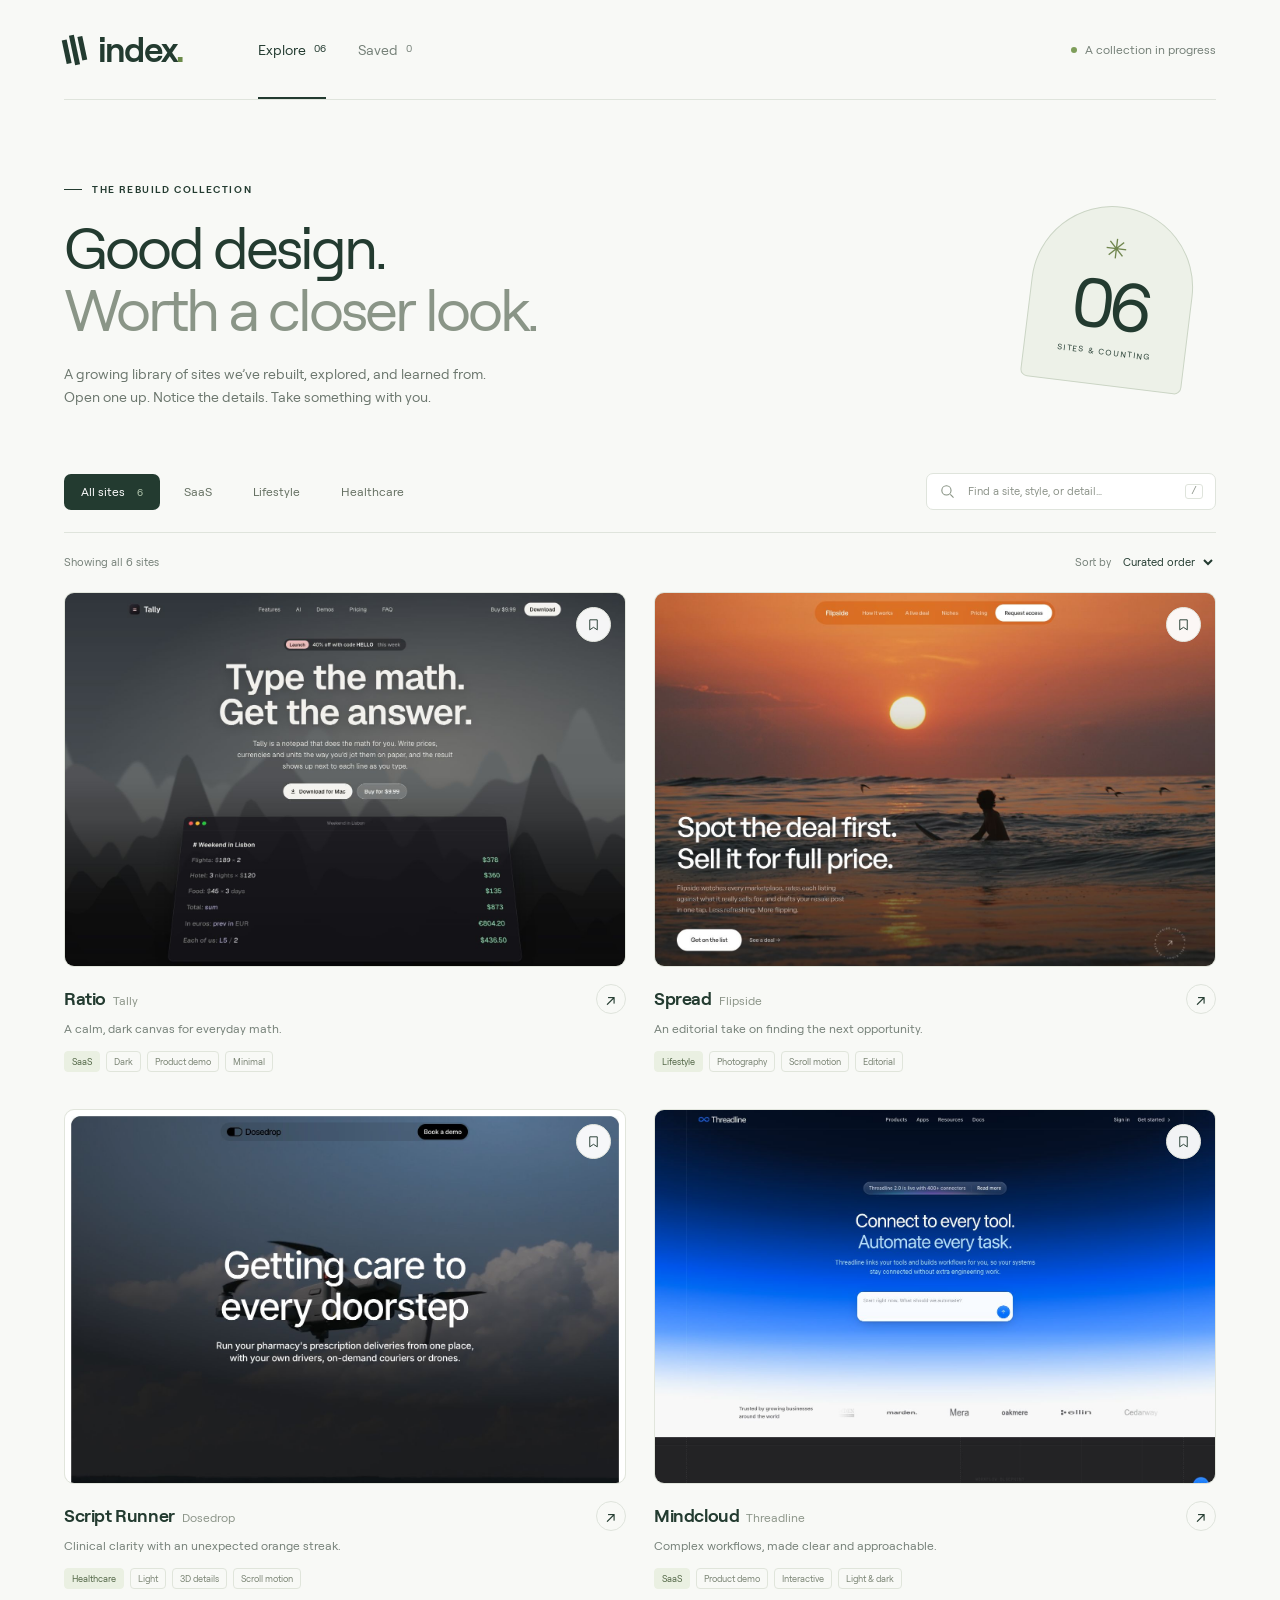
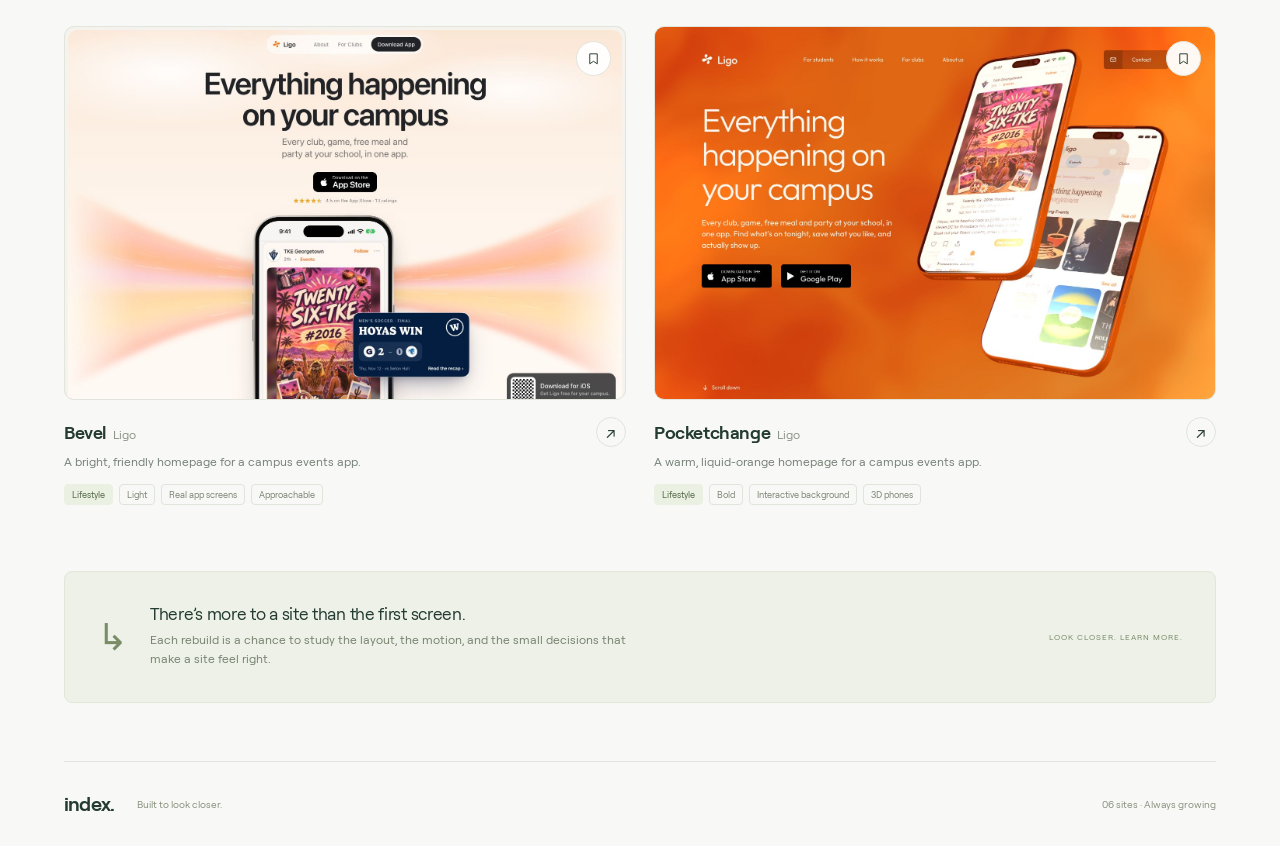
<file: index.html>
<!doctype html>
<html lang="en">
<head>
  <base href="./rebuilds/07-index/">
  <meta charset="utf-8">
  <meta name="viewport" content="width=device-width, initial-scale=1">
  <meta name="theme-color" content="#f8f9f6">
  <meta name="description" content="A growing library of websites rebuilt, explored, and learned from.">
  <title>Index — a library of good design</title>
  <link rel="icon" href="data:image/svg+xml,%3Csvg xmlns='http://www.w3.org/2000/svg' viewBox='0 0 40 40'%3E%3Crect width='40' height='40' rx='10' fill='%23254035'/%3E%3Cpath d='M12 10h5v20h-5zm11 0h5v20h-5z' fill='%23d7f78b'/%3E%3C/svg%3E">
  <link rel="stylesheet" href="styles.css?v=2">
  <script src="script.js?v=3" defer></script>
</head>
<body>
  <div class="page">
    <header class="header">
      <a class="brand" href="./" aria-label="Index home"><span class="brand-mark" aria-hidden="true"><i></i><i></i><i></i></span>index<span class="brand-dot">.</span></a>
      <nav aria-label="Collection"><button class="nav-link active" data-view="all" aria-pressed="true">Explore <span>06</span></button><button class="nav-link" data-view="saved" aria-pressed="false">Saved <span id="savedCount">0</span></button></nav>
      <span class="header-note"><span class="status-dot"></span>A collection in progress</span>
    </header>
    <main>
      <section class="intro" aria-labelledby="title">
        <div class="intro-copy"><p class="eyebrow"><span></span>THE REBUILD COLLECTION</p><h1 id="title">Good design.<br><span>Worth a closer look.</span></h1><p class="intro-description">A growing library of sites we’ve rebuilt, explored, and learned from. Open one up. Notice the details. Take something with you.</p></div>
        <div class="collection-stamp" aria-label="Six sites and counting"><span class="stamp-stars" aria-hidden="true">✳</span><span class="stamp-number">06</span><span class="stamp-label">SITES & COUNTING</span></div>
      </section>
      <section class="collection" aria-label="Website collection">
        <div class="browse-bar"><div class="filters" role="group" aria-label="Filter by category"><button class="filter active" data-category="all" aria-pressed="true">All sites <span>6</span></button><button class="filter" data-category="saas" aria-pressed="false">SaaS</button><button class="filter" data-category="lifestyle" aria-pressed="false">Lifestyle</button><button class="filter" data-category="healthcare" aria-pressed="false">Healthcare</button></div><label class="search"><svg viewBox="0 0 24 24" aria-hidden="true"><circle cx="10.5" cy="10.5" r="6.5"/><path d="m16 16 4.5 4.5"/></svg><input id="search" type="search" placeholder="Find a site, style, or detail…" aria-label="Search sites"><kbd>/</kbd></label></div>
        <div class="results-bar"><p id="resultCount" aria-live="polite">Showing all 6 sites</p><label class="sort">Sort by <select id="sort" aria-label="Sort sites"><option value="curated">Curated order</option><option value="newest">Newest added</option><option value="az">Name: A–Z</option></select></label></div>
        <div class="site-grid" id="siteGrid"></div>
        <div class="empty" id="empty" hidden><span aria-hidden="true">⌕</span><h2 id="emptyTitle">Nothing here just yet.</h2><p id="emptyMessage">Try another search or a different category.</p><button class="button" id="reset">Show all sites <span aria-hidden="true">↗</span></button></div>
        <noscript><p>Enable JavaScript to browse the collection. You can also visit <a href="../01-ratio/">Ratio</a>, <a href="../02-spread/">Spread</a>, <a href="../04-scriptrunner/">Script Runner</a>, <a href="../05-mindcloud/">Mindcloud</a>, <a href="../../proposednewsite-v3/">Ligo v3</a>, or <a href="../../proposednewsite-v4/">Ligo v4</a> directly.</p></noscript>
      </section>
      <section class="endnote"><div class="endnote-icon" aria-hidden="true">↳</div><div><h2>There’s more to a site than the first screen.</h2><p>Each rebuild is a chance to study the layout, the motion, and the small decisions that make a site feel right.</p></div><span class="endnote-label">LOOK CLOSER. LEARN MORE.</span></section>
    </main>
    <footer><a class="footer-brand" href="./">index.</a><p>Built to look closer.</p><span>06 sites · Always growing</span></footer>
  </div>
  <dialog id="detail" aria-labelledby="detailTitle"><div class="dialog-top"><span class="eyebrow">INSIDE THE REBUILD</span><button id="closeDetail" class="close" aria-label="Close site details">×</button></div><div id="detailContent"></div></dialog>
</body>
</html>
</file>
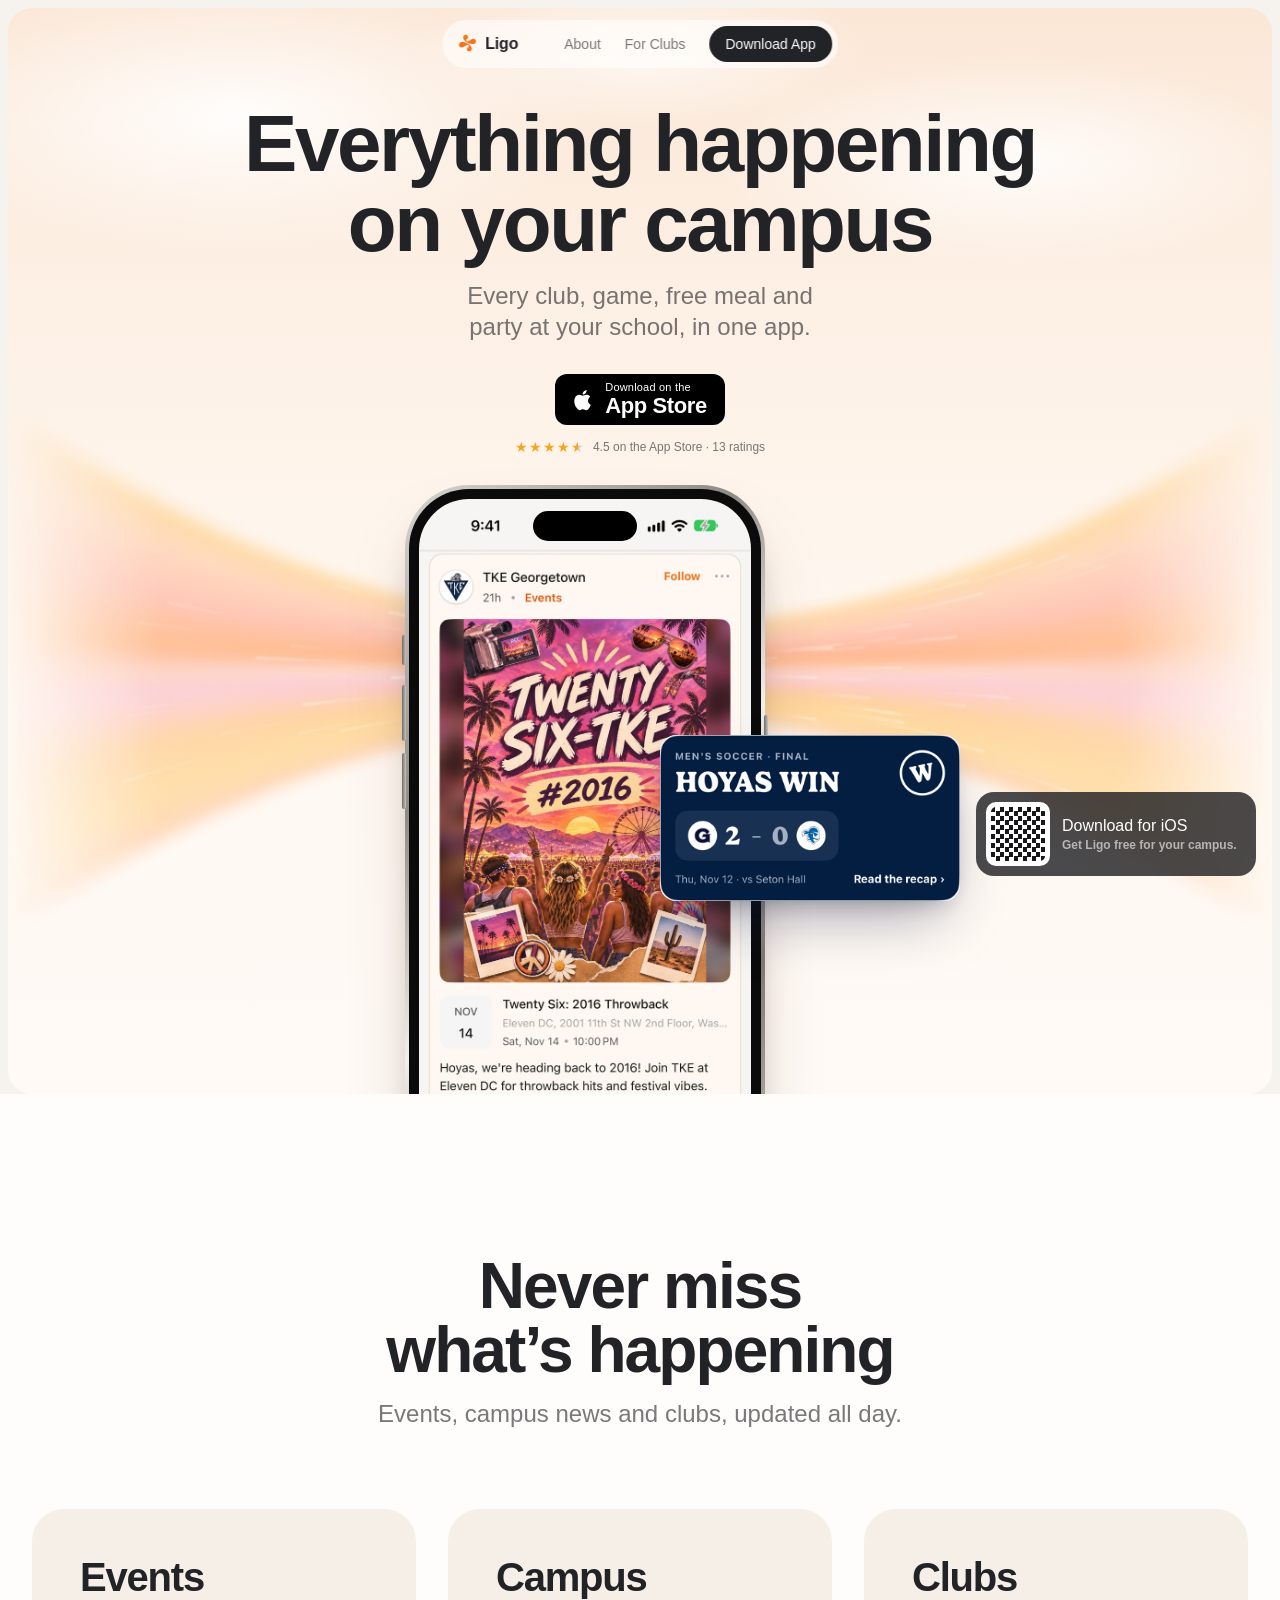
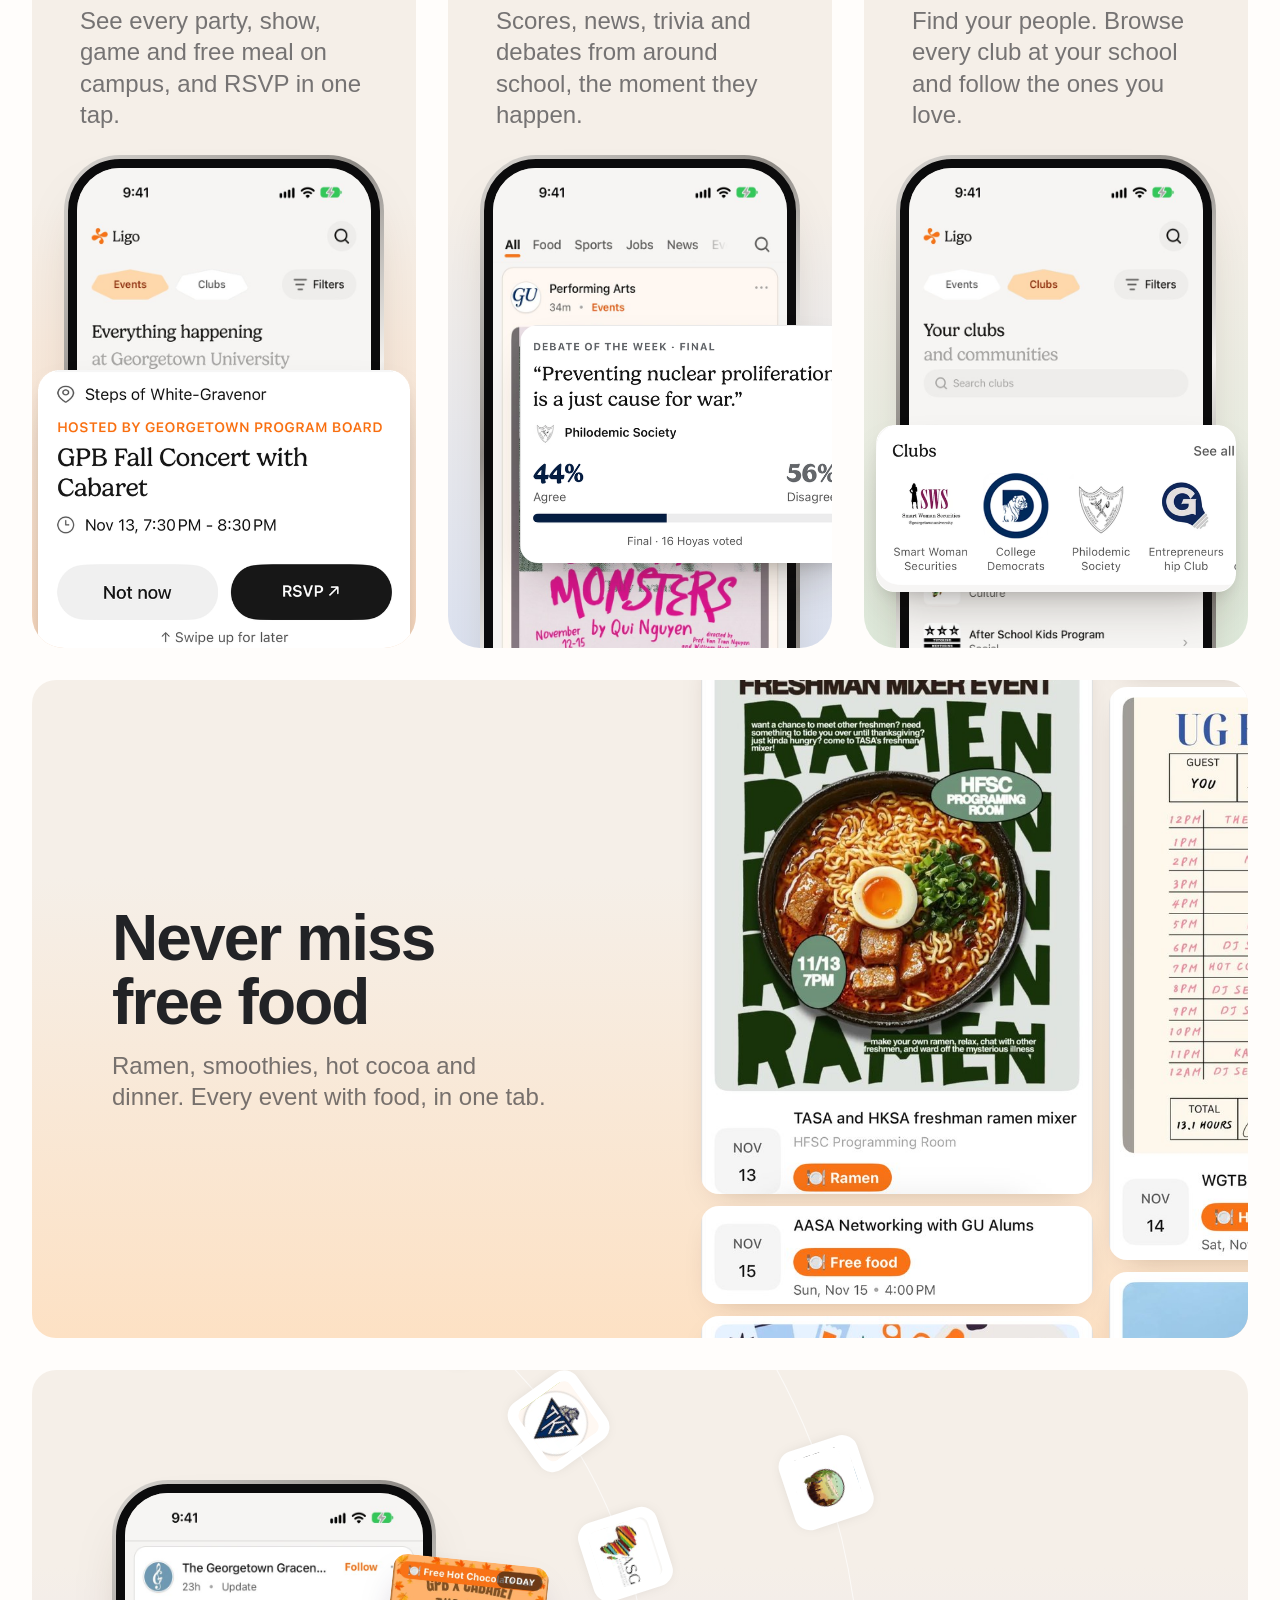
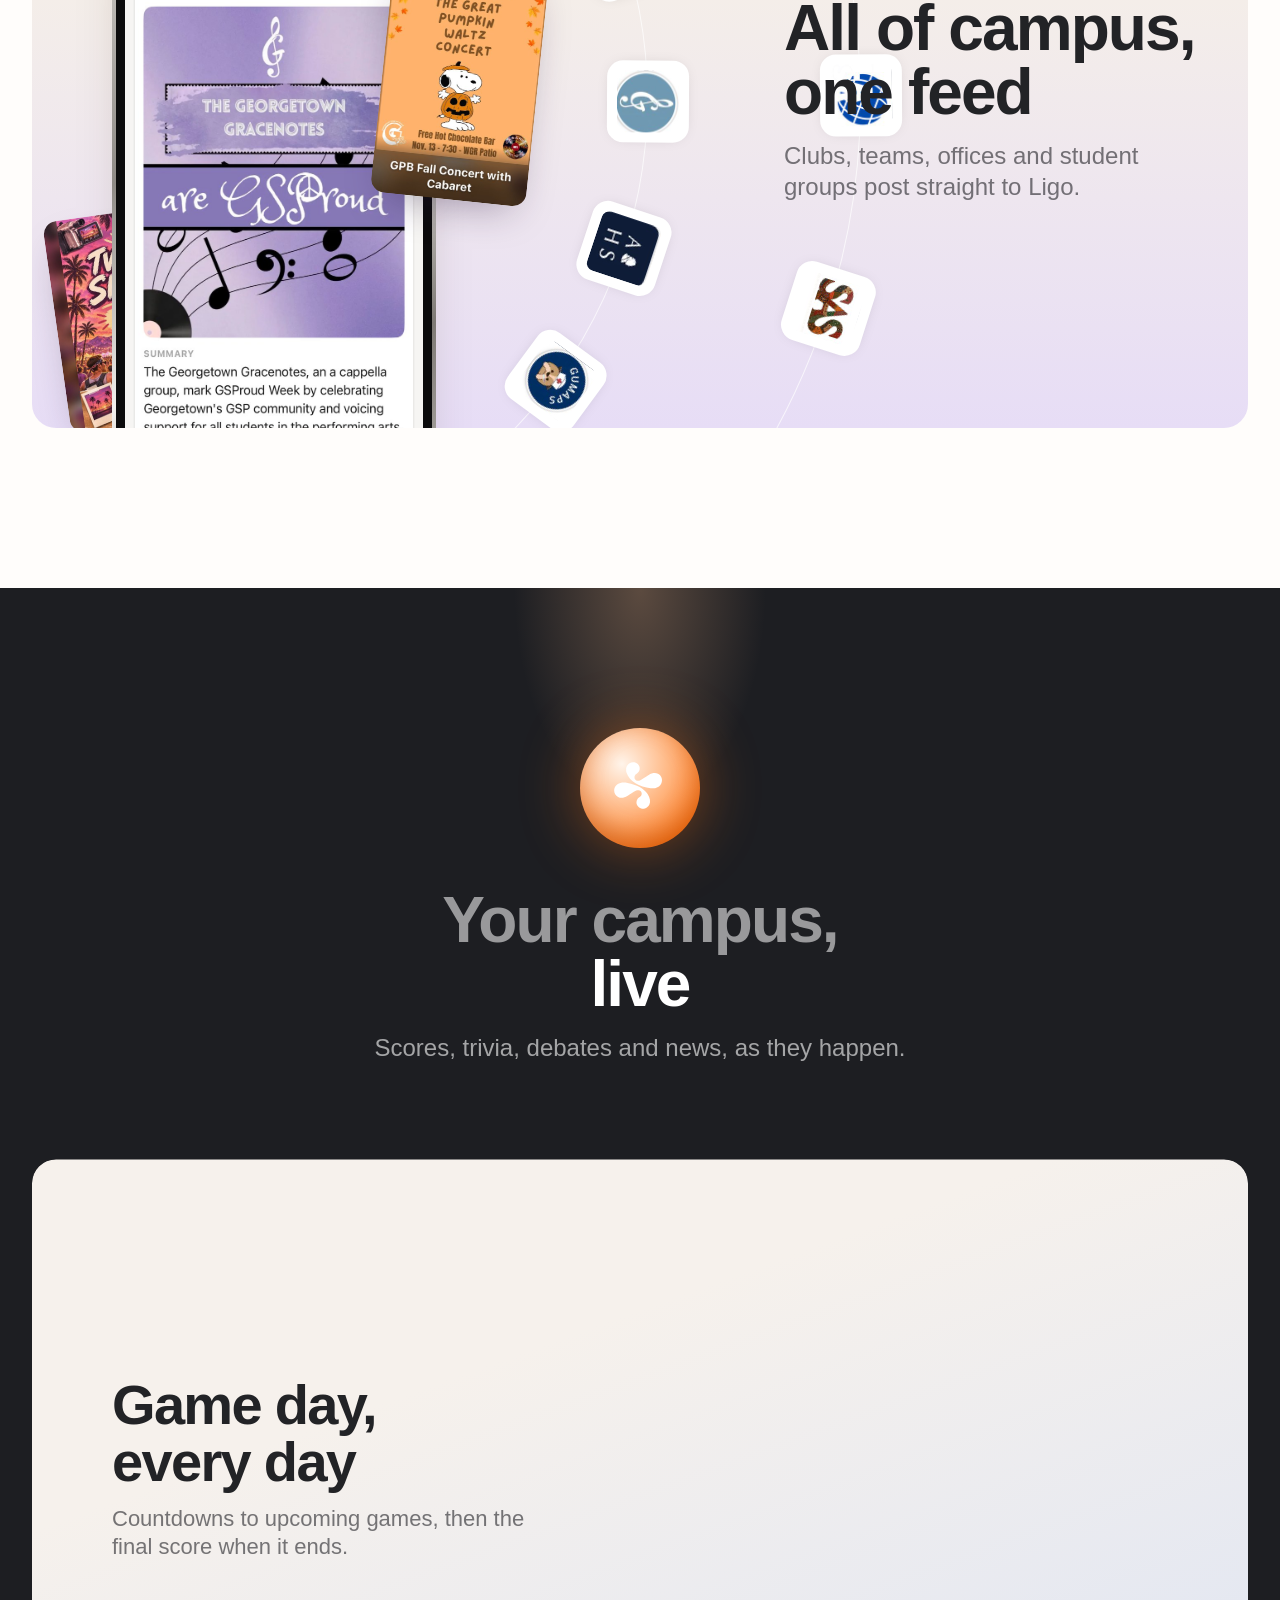
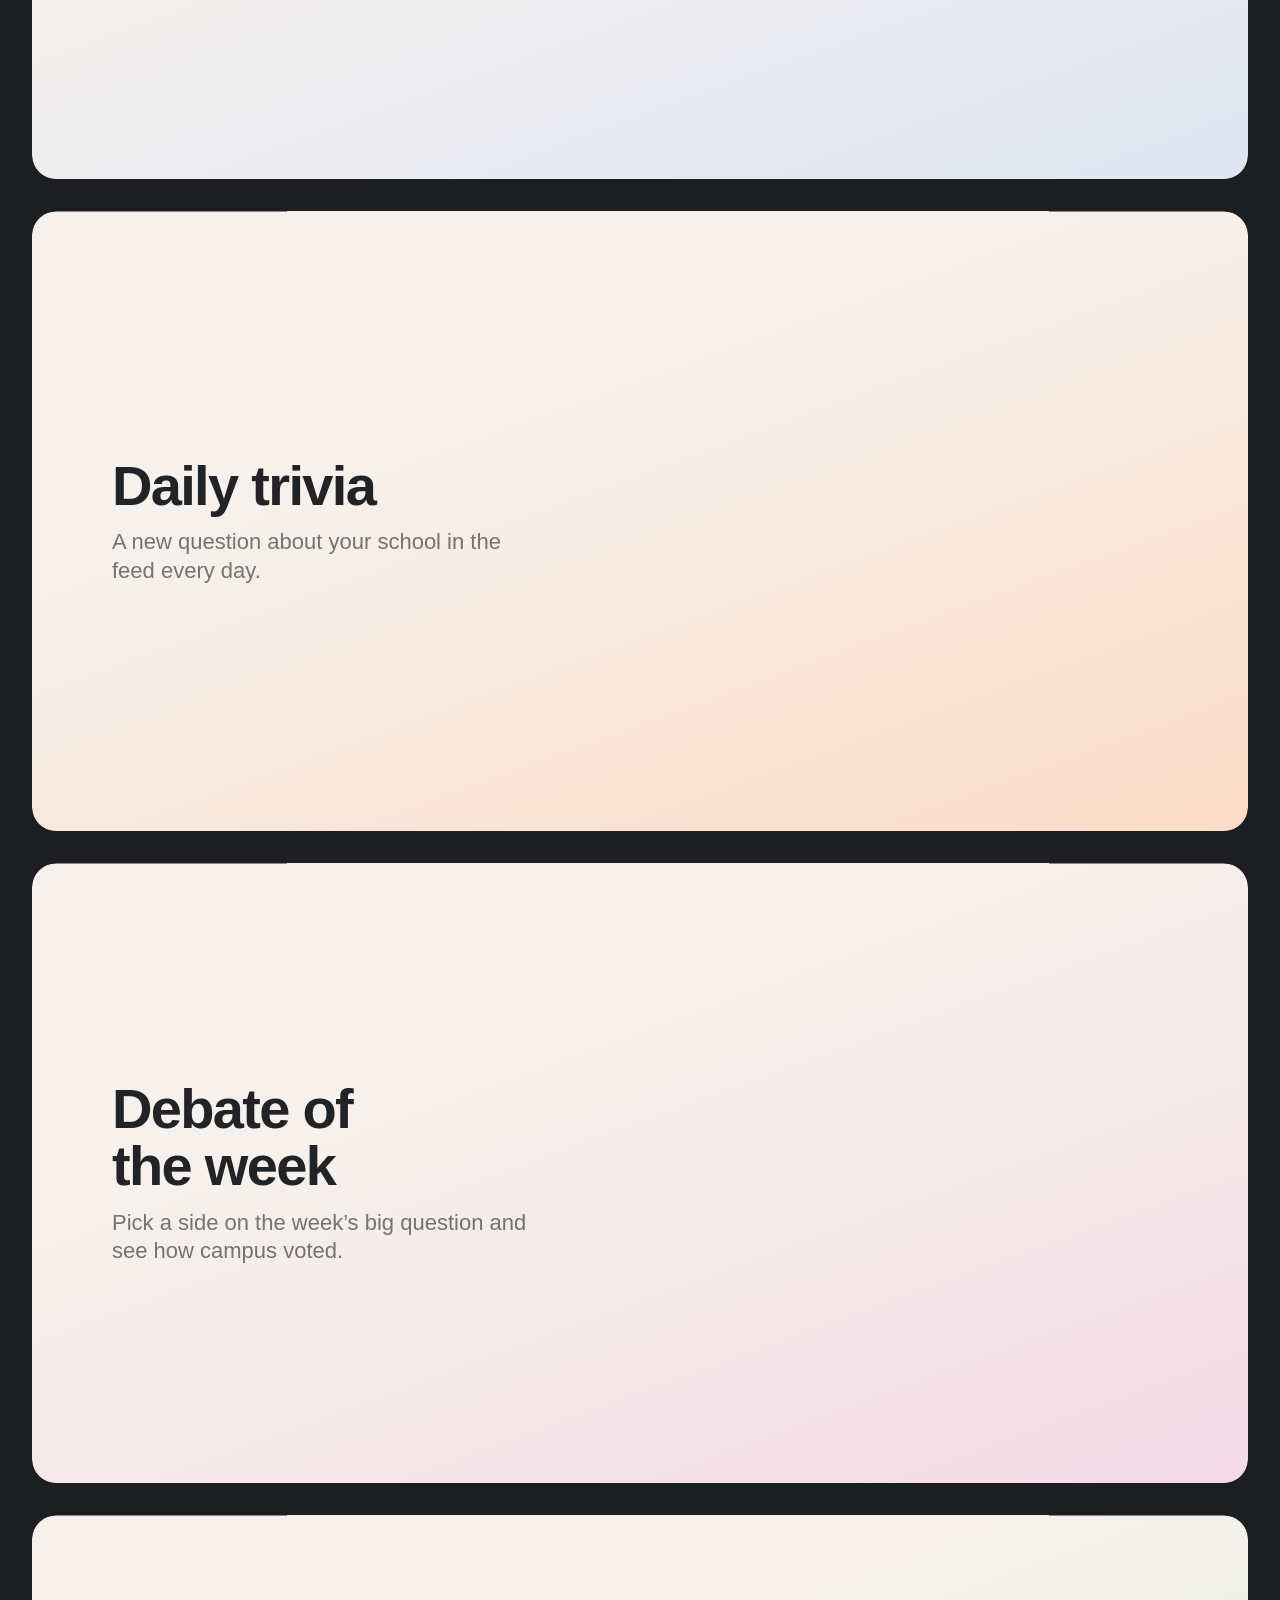
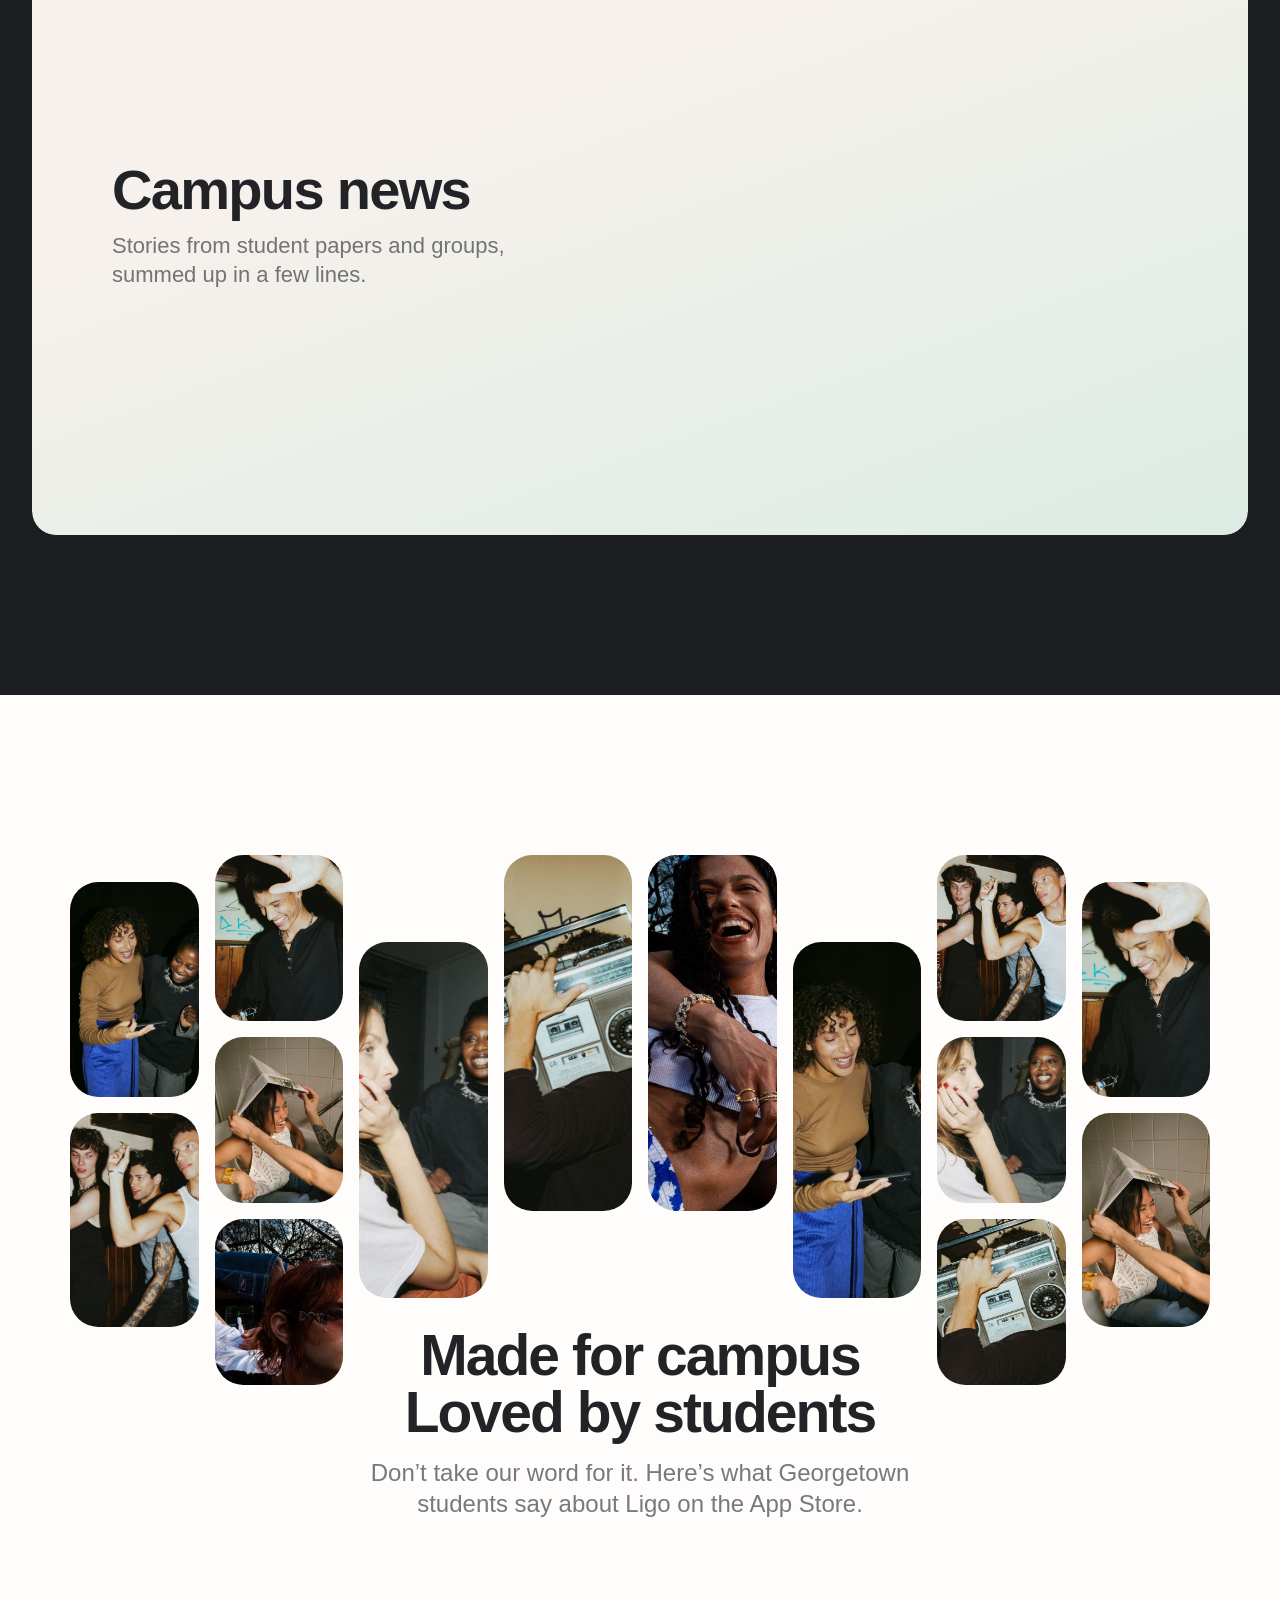
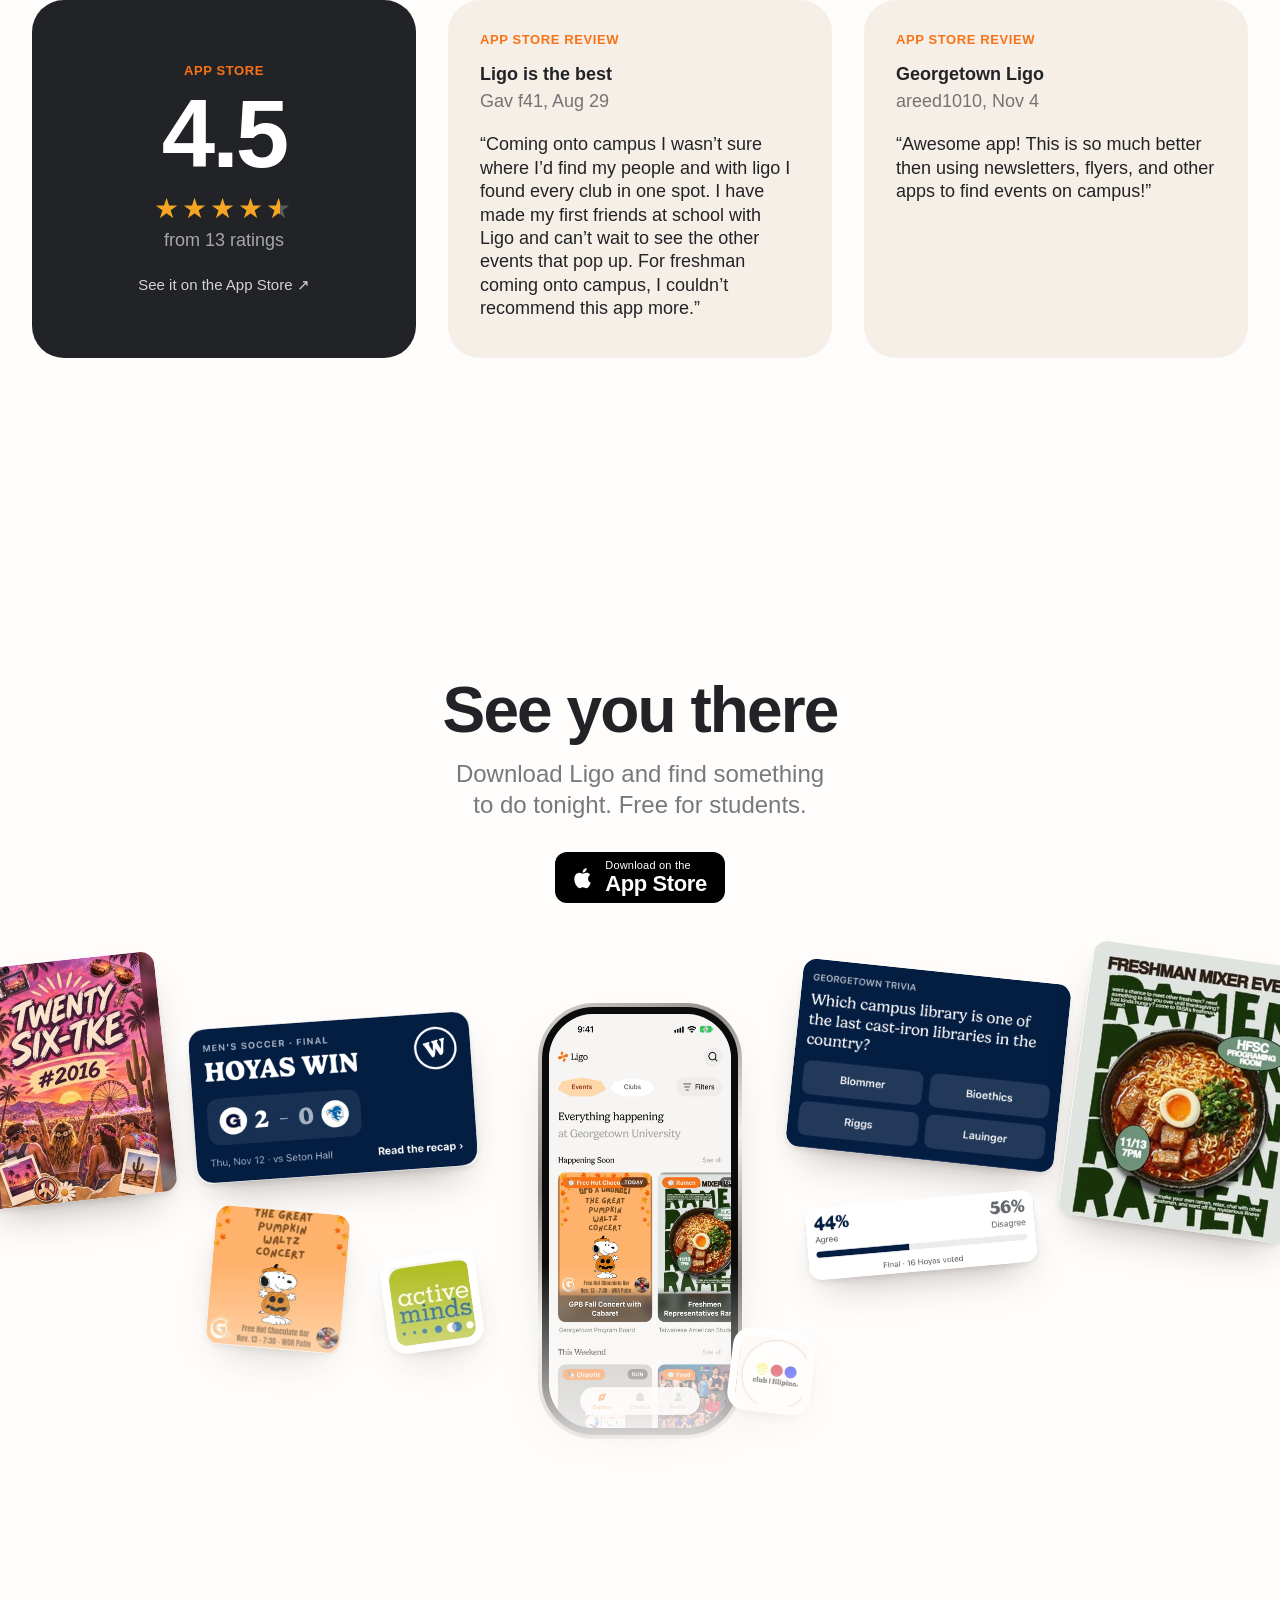
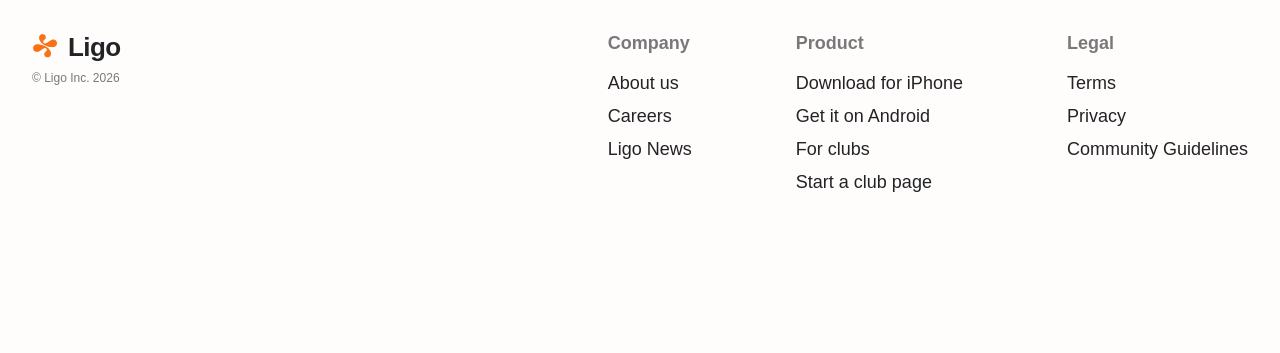
<file: proposednewsite-v3/index.html>
<!doctype html>
<html lang="en">
<head>
  <meta charset="utf-8">
  <meta name="viewport" content="width=device-width, initial-scale=1">
  <title>Ligo · Everything happening on your campus</title>
  <meta name="description" content="Every club, game, free meal and party at your school, in one app.">
  <link rel="icon" href="assets/logo-mark.svg">
  <link rel="stylesheet" href="styles.css?v=27">
</head>
<body>

<main id="top">

  <!-- =====================================================
       HERO — a rounded card inset from the window (Bevel style):
       sky, orange light tunnel, promise, download, real phone
       ===================================================== -->
  <section class="hero" aria-labelledby="hero-title">

    <!-- Nav. Desktop: one small pill, centred over the hero.
         Phone: a full-width frosted bar pinned to the top of the screen,
         with a menu button that drops the links down inside the same bar.
         It sits outside the hero card so the card's clipping can't hide it
         once it's pinned. -->
    <header class="nav" data-open="false">
      <a class="nav__brand" href="#top" aria-label="Ligo home">
        <img src="assets/logo-mark.svg" alt="" width="20" height="20">
        <span>Ligo</span>
      </a>

      <!-- Phone only: three lines that turn into an X -->
      <button class="nav__toggle" type="button" aria-expanded="false" aria-controls="nav-menu" aria-label="Open menu">
        <span class="nav__line nav__line--top"></span>
        <span class="nav__line nav__line--middle"></span>
        <span class="nav__line nav__line--bottom"></span>
      </button>

      <!-- Desktop: these just sit in the pill's row.
           Phone: they become the drop-down menu. -->
      <div class="nav__menu" id="nav-menu">
        <div class="nav__menu-inner">
          <nav class="nav__links" aria-label="Main">
            <a href="about.html">About</a>
            <a href="https://meetligo.com/clubs">For Clubs</a>
          </nav>
          <a class="nav__cta" href="https://apps.apple.com/us/app/ligo/id6753926105" target="_blank" rel="noopener">Download App</a>
        </div>
      </div>
    </header>

    <div class="hero__card">

      <!-- Background layers, back to front -->
      <div class="hero__sky" aria-hidden="true"></div>
      <canvas class="hero__tunnel" aria-hidden="true"></canvas>
      <canvas class="hero__streaks" aria-hidden="true"></canvas>


      <!-- The promise -->
      <div class="hero__copy">
        <h1 class="hero__title" id="hero-title">Everything happening on your campus</h1>
        <p class="hero__lede">Every club, game, free meal and party at your school, in one app.</p>

        <a class="store" href="https://apps.apple.com/us/app/ligo/id6753926105" target="_blank" rel="noopener" aria-label="Download on the App Store">
          <svg class="store__logo" viewBox="0 0 24 24" aria-hidden="true"><path d="M16.37 12.6c-.02-2.2 1.8-3.26 1.88-3.31-1.03-1.5-2.62-1.7-3.18-1.73-1.35-.14-2.64.8-3.33.8-.69 0-1.74-.78-2.87-.76-1.47.02-2.83.86-3.59 2.18-1.53 2.66-.39 6.6 1.1 8.75.73 1.05 1.6 2.24 2.73 2.2 1.1-.05 1.51-.71 2.84-.71 1.32 0 1.7.71 2.86.69 1.18-.02 1.93-1.07 2.65-2.13.84-1.22 1.18-2.4 1.2-2.46-.03-.01-2.3-.88-2.32-3.49zM14.2 6.13c.6-.73 1.01-1.75.9-2.76-.87.04-1.92.58-2.54 1.31-.56.64-1.05 1.67-.92 2.66.97.08 1.96-.49 2.56-1.21z"/></svg>
          <span class="store__text">
            <small>Download on the</small>
            <b>App Store</b>
          </span>
        </a>

        <!-- Real App Store numbers (checked Nov 13, 2026) -->
        <p class="hero__rating">
          <span class="stars stars--45 hero__stars" aria-hidden="true">★★★★★</span>
          <span>4.5 on the App Store · 13 ratings</span>
        </p>
      </div>

      <!-- The stage: real iPhone + a second screen where Bevel's watch sits -->
      <div class="hero__stage">

        <div class="phone">
          <span class="phone__btn phone__btn--action" aria-hidden="true"></span>
          <span class="phone__btn phone__btn--up" aria-hidden="true"></span>
          <span class="phone__btn phone__btn--down" aria-hidden="true"></span>
          <span class="phone__btn phone__btn--power" aria-hidden="true"></span>
          <div class="phone__screen">
            <span class="phone__island" aria-hidden="true"></span>
            <!-- Real screen from the current Ligo build (iOS Simulator), Campus feed -->
            <img class="phone__shot" src="assets/screens/feed-tke.jpg" width="720" height="1565"
                 alt="The Ligo Campus feed showing a TKE throwback party flyer with a Get tickets button">
          </div>
        </div>

        <!-- Real card from the same feed: last night's score -->
        <img class="side-card" src="assets/screens/hoyas-win-card.png" width="780" height="430"
             alt="Ligo score card: Hoyas win 2 to 0 against Seton Hall">

      </div>

      </div>

      <!-- Desktop only: scan-to-download, bottom right -->
      <aside class="qr" aria-label="Download for iPhone">
        <div class="qr__code" aria-hidden="true"></div>
        <p>
          <b>Download for iOS</b>
          <span>Get Ligo free for your campus.</span>
        </p>
      </aside>

    </div>
  </section>


  <!-- =====================================================
       DAILY — Bevel's "Start the day with confidence":
       three tall tinted cards, one per thing students check
       every day, each with the real screen on a phone and one
       real piece of that app popping out over the phone.
       ===================================================== -->
  <section class="daily" aria-labelledby="daily-title">

    <header class="daily__head reveal">
      <h2 class="daily__title" id="daily-title">Never miss what’s happening</h2>
      <p class="daily__lede">Events, campus news and clubs, updated all day.</p>
    </header>

    <div class="daily__grid">

      <!-- 1. Events -->
      <article class="feature feature--events reveal">
        <div class="feature__text">
          <h3 class="feature__title">Events</h3>
          <p class="feature__body">See every party, show, game and free meal on campus, and RSVP in one tap.</p>
        </div>
        <div class="feature__stage">
          <div class="mini-phone">
            <img src="assets/screens/explore-events.jpg" width="720" height="1565" loading="lazy"
                 alt="Ligo Explore tab: Everything happening at Georgetown University, with events happening soon">
          </div>
          <img class="pop pop--events" src="assets/screens/pop-rsvp.png" width="640" height="502"
               alt="Event card: GPB Fall Concert with Cabaret, with Not now and RSVP buttons">
        </div>
      </article>

      <!-- 2. Campus -->
      <article class="feature feature--campus reveal" style="--delay: 0.1s">
        <div class="feature__text">
          <h3 class="feature__title">Campus</h3>
          <p class="feature__body">Scores, news, trivia and debates from around school, the moment they happen.</p>
        </div>
        <div class="feature__stage">
          <div class="mini-phone">
            <img src="assets/screens/campus-feed.jpg" width="720" height="1565" loading="lazy"
                 alt="Ligo Campus feed with All, Food, Sports, Jobs and News tabs">
          </div>
          <img class="pop pop--campus" src="assets/screens/pop-debate.png" width="640" height="461"
               alt="Debate of the Week card: 44 percent agree, 56 percent disagree, 16 Hoyas voted">
        </div>
      </article>

      <!-- 3. Clubs -->
      <article class="feature feature--clubs reveal" style="--delay: 0.2s">
        <div class="feature__text">
          <h3 class="feature__title">Clubs</h3>
          <p class="feature__body">Find your people. Browse every club at your school and follow the ones you love.</p>
        </div>
        <div class="feature__stage">
          <div class="mini-phone">
            <img src="assets/screens/explore-clubs.jpg" width="720" height="1565" loading="lazy"
                 alt="Ligo Clubs tab: Your clubs and communities, with a list of clubs to discover">
          </div>
          <img class="pop pop--clubs" src="assets/screens/pop-clubs.png?v=2" width="640" height="296"
               alt="Your clubs: Smart Woman Securities, College Democrats, Philodemic Society, Entrepreneurship Club">
        </div>
      </article>

    </div>

    <!-- Two full-width cards (Bevel: "Understand what you eat",
         "Connect your health records") -->
    <div class="daily__wide">

      <!-- 4. Free food (Bevel: "Understand what you eat"): text left,
              two columns of real Food-tab posts on the right, each one a
              flyer + its orange food tag, running off the card's edges -->
      <article class="wide wide--food reveal">
        <div class="wide__text">
          <h3 class="wide__title">Never miss free food</h3>
          <p class="wide__body">Ramen, smoothies, hot cocoa and dinner. Every event with food, in one tab.</p>
        </div>

        <div class="stack stack--one" aria-hidden="true">
          <img src="assets/wide/food-ramen.jpg" width="600" height="848" loading="lazy" alt="">
          <img src="assets/wide/food-aasa.jpg" width="600" height="149" loading="lazy" alt="">
          <img src="assets/wide/food-study.jpg" width="600" height="930" loading="lazy" alt="">
        </div>
        <div class="stack stack--two" aria-hidden="true">
          <img src="assets/wide/food-gpb.jpg" width="600" height="175" loading="lazy" alt="">
          <img src="assets/wide/food-wgtb.jpg" width="600" height="878" loading="lazy" alt="">
          <img src="assets/wide/food-kai.jpg" width="600" height="940" loading="lazy" alt="">
        </div>
      </article>

      <!-- 5. All of campus, one feed: phone left with two flyers
              peeking out, org logos orbiting on two rings, text right -->
      <article class="wide wide--feed reveal">

        <!-- orbit.js fills these two rings with logo tiles and spins them -->
        <div class="orbit" aria-hidden="true">
          <div class="orbit__ring orbit__ring--inner" data-speed="3"></div>
          <div class="orbit__ring orbit__ring--outer" data-speed="-3"></div>
        </div>

        <div class="wide__stage">
          <img class="peek peek--back" src="assets/wide/flyer-tke.jpg" width="480" height="600" loading="lazy" alt="">
          <div class="mini-phone">
            <img src="assets/wide/feed-gracenotes.jpg" width="720" height="1565" loading="lazy"
                 alt="Ligo Campus feed with a post from the Georgetown Gracenotes">
          </div>
          <img class="peek peek--front" src="assets/wide/flyer-gpb.jpg" width="420" height="645" loading="lazy" alt="">
        </div>

        <div class="wide__text">
          <h3 class="wide__title">All of campus, one feed</h3>
          <p class="wide__body">Clubs, teams, offices and student groups post straight to Ligo.</p>
        </div>
      </article>

    </div>
  </section>


  <!-- =====================================================
       LIVE — Bevel's "Go deeper" section: the page turns dark,
       then four light cards scroll up past a phone that seems
       to stand still. Each card is a WINDOW: it holds its own
       phone, fixed to the screen, and its rounded shape only
       shows its own phone. So as a card's edge slides over,
       the screen wipes from one to the next. No JS, no pinning.
       ===================================================== -->
  <section class="live" aria-labelledby="live-title">

    <header class="live__head">
      <div class="live__orb" aria-hidden="true">
        <img src="assets/logo-mark.svg" alt="" width="56" height="56">
      </div>
      <h2 class="live__title" id="live-title">
        <span>Your campus,</span>
        live
      </h2>
      <p class="live__lede">Scores, trivia, debates and news, as they happen.</p>
    </header>

    <div class="live__cards">

      <!-- 1. Scores -->
      <article class="window window--scores">
        <div class="window__text">
          <h3 class="window__title">Game day, every day</h3>
          <p class="window__body">Countdowns to upcoming games, then the final score when it ends.</p>
        </div>
        <div class="window__scene" aria-hidden="true">
          <div class="window__rig">
            <div class="mini-phone"><img src="assets/live/screen-game.jpg" width="720" height="1565" loading="lazy" alt=""></div>
            <img class="window__pop window__pop--scores" src="assets/live/pop-games.png" width="640" height="243" alt="">
          </div>
        </div>
      </article>

      <!-- 2. Trivia -->
      <article class="window window--trivia">
        <div class="window__text">
          <h3 class="window__title">Daily trivia</h3>
          <p class="window__body">A new question about your school in the feed every day.</p>
        </div>
        <div class="window__scene" aria-hidden="true">
          <div class="window__rig">
            <div class="mini-phone"><img src="assets/live/screen-trivia.jpg" width="720" height="1565" loading="lazy" alt=""></div>
            <img class="window__pop window__pop--trivia" src="assets/live/pop-trivia.png" width="640" height="450" alt="">
          </div>
        </div>
      </article>

      <!-- 3. Debate -->
      <article class="window window--debate">
        <div class="window__text">
          <h3 class="window__title">Debate of the week</h3>
          <p class="window__body">Pick a side on the week’s big question and see how campus voted.</p>
        </div>
        <div class="window__scene" aria-hidden="true">
          <div class="window__rig">
            <div class="mini-phone"><img src="assets/live/screen-debate.jpg" width="720" height="1565" loading="lazy" alt=""></div>
            <img class="window__pop window__pop--debate" src="assets/live/pop-vote.png" width="640" height="200" alt="">
          </div>
        </div>
      </article>

      <!-- 4. News -->
      <article class="window window--news">
        <div class="window__text">
          <h3 class="window__title">Campus news</h3>
          <p class="window__body">Stories from student papers and groups, summed up in a few lines.</p>
        </div>
        <div class="window__scene" aria-hidden="true">
          <div class="window__rig">
            <div class="mini-phone"><img src="assets/live/screen-news.jpg" width="720" height="1565" loading="lazy" alt=""></div>
            <img class="window__pop window__pop--news" src="assets/live/pop-tabs.png" width="640" height="65" alt="">
          </div>
        </div>
      </article>

    </div>
  </section>


  <!-- =====================================================
       REVIEWS — Bevel's "Crafted with Care": an arch of photo
       columns over the headline, then a row of review cards.
       Ours: candid stock photos of students in the arch, and only what's
       really on the App Store (4.5 from 13 ratings, two
       written reviews). No stars on the reviews themselves:
       the store doesn't show how many each person gave.
       ===================================================== -->
  <section class="reviews" aria-labelledby="reviews-title">

    <!-- 8 columns of photos (Death to Stock, licensed). --top and --f are
         Bevel's measured column drop and frame height, in px. Columns get
         thinner on smaller screens but keep their height (tall pills). -->
    <div class="arch" aria-hidden="true">
      <div class="arch__col arch__col--outer" style="--top: 27; --f: 230">
        <img src="assets/people/laugh.jpg" alt=""><img src="assets/people/dance.jpg" alt="">
      </div>
      <div class="arch__col arch__col--outer" style="--top: 0; --f: 166">
        <img src="assets/people/bar.jpg" alt=""><img src="assets/people/tub.jpg" alt=""><img src="assets/people/friends-right.jpg" alt="">
      </div>
      <div class="arch__col" style="--top: 87; --f: 356">
        <img src="assets/people/backstage.jpg" alt="">
      </div>
      <div class="arch__col" style="--top: 0; --f: 356">
        <img src="assets/people/night.jpg" alt="">
      </div>
      <div class="arch__col" style="--top: 0; --f: 356">
        <img src="assets/people/friends-left.jpg" alt="">
      </div>
      <div class="arch__col" style="--top: 87; --f: 356">
        <img src="assets/people/laugh.jpg" alt="">
      </div>
      <div class="arch__col arch__col--outer" style="--top: 0; --f: 166">
        <img src="assets/people/dance.jpg" alt=""><img src="assets/people/backstage.jpg" alt=""><img src="assets/people/night.jpg" alt="">
      </div>
      <div class="arch__col arch__col--outer" style="--top: 27; --f: 230">
        <img src="assets/people/bar.jpg" alt=""><img src="assets/people/tub.jpg" alt="">
      </div>
    </div>

    <header class="reviews__head">
      <h2 class="reviews__title" id="reviews-title">Made for campus<br>Loved by students</h2>
      <p class="reviews__lede">Don’t take our word for it. Here’s what Georgetown students say about Ligo on the App Store.</p>
    </header>

    <div class="reviews__row">

      <!-- The real rating -->
      <figure class="review review--rating">
        <p class="review__label">App Store</p>
        <p class="review__score">4.5</p>
        <p class="stars stars--45 review__stars" aria-label="4.5 out of 5 stars">★★★★★</p>
        <figcaption class="review__meta">from 13 ratings</figcaption>
        <a class="review__link" href="https://apps.apple.com/us/app/ligo/id6753926105" target="_blank" rel="noopener">See it on the App Store ↗</a>
      </figure>

      <!-- Real written reviews, word for word -->
      <figure class="review">
        <p class="review__label">App Store review</p>
        <h3 class="review__title">Ligo is the best</h3>
        <figcaption class="review__meta">Gav f41, Aug 29</figcaption>
        <blockquote class="review__quote">“Coming onto campus I wasn’t sure where I’d find my people and with ligo I found every club in one spot. I have made my first friends at school with Ligo and can’t wait to see the other events that pop up. For freshman coming onto campus, I couldn’t recommend this app more.”</blockquote>
      </figure>

      <figure class="review">
        <p class="review__label">App Store review</p>
        <h3 class="review__title">Georgetown Ligo</h3>
        <figcaption class="review__meta">areed1010, Nov 4</figcaption>
        <blockquote class="review__quote">“Awesome app! This is so much better then using newsletters, flyers, and other apps to find events on campus!”</blockquote>
      </figure>

    </div>
  </section>


  <!-- =====================================================
       READY — Bevel's "Ready When You Are": headline, one line,
       the App Store badge, then a flat-lay "knolling" shot of
       everyday things around the phone. Bevel's is a studio
       composite of product cut-outs; ours lays out Ligo's own
       real flyers and cards around a real phone screen.
       ===================================================== -->
  <section class="ready" aria-labelledby="ready-title">

    <header class="ready__head">
      <h2 class="ready__title" id="ready-title">See you there</h2>
      <p class="ready__lede">Download Ligo and find something to do tonight. Free for students.</p>
      <a class="store" href="https://apps.apple.com/us/app/ligo/id6753926105" target="_blank" rel="noopener" aria-label="Download on the App Store">
        <svg class="store__logo" viewBox="0 0 24 24" aria-hidden="true"><path d="M16.37 12.6c-.02-2.2 1.8-3.26 1.88-3.31-1.03-1.5-2.62-1.7-3.18-1.73-1.35-.14-2.64.8-3.33.8-.69 0-1.74-.78-2.87-.76-1.47.02-2.83.86-3.59 2.18-1.53 2.66-.39 6.6 1.1 8.75.73 1.05 1.6 2.24 2.73 2.2 1.1-.05 1.51-.71 2.84-.71 1.32 0 1.7.71 2.86.69 1.18-.02 1.93-1.07 2.65-2.13.84-1.22 1.18-2.4 1.2-2.46-.03-.01-2.3-.88-2.32-3.49zM14.2 6.13c.6-.73 1.01-1.75.9-2.76-.87.04-1.92.58-2.54 1.31-.56.64-1.05 1.67-.92 2.66.97.08 1.96-.49 2.56-1.21z"/></svg>
        <span class="store__text">
          <small>Download on the</small>
          <b>App Store</b>
        </span>
      </a>
    </header>

    <!-- Everything is placed in % of a 1440 × 613 stage, so the
         whole layout scales down evenly on smaller screens -->
    <div class="flatlay" aria-hidden="true">
      <img class="flatlay__item" style="--x: -2; --y: 6; --w: 15; --r: -6deg" src="assets/reviews/tke.jpg" alt="">
      <img class="flatlay__item" style="--x: 15; --y: 17; --w: 22; --r: -4deg" src="assets/screens/hoyas-win-card.png" alt="">
      <img class="flatlay__item" style="--x: 16.5; --y: 52; --w: 10.5; --r: 5deg" src="assets/reviews/pumpkin.jpg" alt="">
      <span class="flatlay__item flatlay__logo" style="--x: 30; --y: 60; --w: 7.5; --r: -8deg; --pos: 40% 0%"></span>
      <div class="flatlay__item flatlay__phone" style="--x: 42; --y: 14; --w: 16; --r: 0deg">
        <div class="mini-phone"><img src="assets/screens/explore-events.jpg" alt=""></div>
      </div>
      <img class="flatlay__item" style="--x: 62; --y: 8; --w: 21; --r: 6deg" src="assets/live/pop-trivia.png" alt="">
      <img class="flatlay__item" style="--x: 63; --y: 50; --w: 18; --r: -5deg" src="assets/live/pop-vote.png" alt="">
      <span class="flatlay__item flatlay__logo" style="--x: 57; --y: 74; --w: 6.5; --r: 7deg; --pos: 60% 50%"></span>
      <img class="flatlay__item" style="--x: 84; --y: 5; --w: 18; --r: 8deg" src="assets/reviews/ramen.jpg" alt="">
    </div>

  </section>

</main>


<!-- =====================================================
     FOOTER — Bevel's, measured: 160px padding, logo + © on
     the left, link columns from 501px across with 18px grey
     headings and 18px links. Only Ligo's real pages.
     ===================================================== -->
<footer class="footer">
  <div class="footer__inner">

    <div class="footer__brand">
      <a class="footer__logo" href="#top" aria-label="Ligo home">
        <img src="assets/logo-mark.svg" alt="" width="28" height="28">
        <span>Ligo</span>
      </a>
      <p class="footer__copy">© Ligo Inc. 2026</p>
    </div>

    <nav class="footer__cols" aria-label="Footer">
      <div class="footer__col">
        <h2 class="footer__head">Company</h2>
        <a href="about.html">About us</a>
        <a href="https://meetligo.com/careers">Careers</a>
        <a href="https://meetligo.com/news">Ligo News</a>
      </div>
      <div class="footer__col">
        <h2 class="footer__head">Product</h2>
        <a href="https://apps.apple.com/us/app/ligo/id6753926105" target="_blank" rel="noopener">Download for iPhone</a>
        <a href="https://play.google.com/store/apps/details?id=com.bardsai.ligo&amp;hl=en_US" target="_blank" rel="noopener">Get it on Android</a>
        <a href="https://meetligo.com/clubs">For clubs</a>
        <a href="https://meetligo.com/clubs/create">Start a club page</a>
      </div>
      <div class="footer__col">
        <h2 class="footer__head">Legal</h2>
        <a href="https://meetligo.com/terms">Terms</a>
        <a href="https://meetligo.com/privacy">Privacy</a>
        <a href="https://meetligo.com/community-guidelines">Community Guidelines</a>
      </div>
    </nav>

  </div>
</footer>

<script src="tunnel.js?v=7"></script>
<script src="reveal.js?v=1"></script>
<script src="orbit.js?v=3"></script>
<script src="nav.js?v=1"></script>
</body>
</html>
</file>
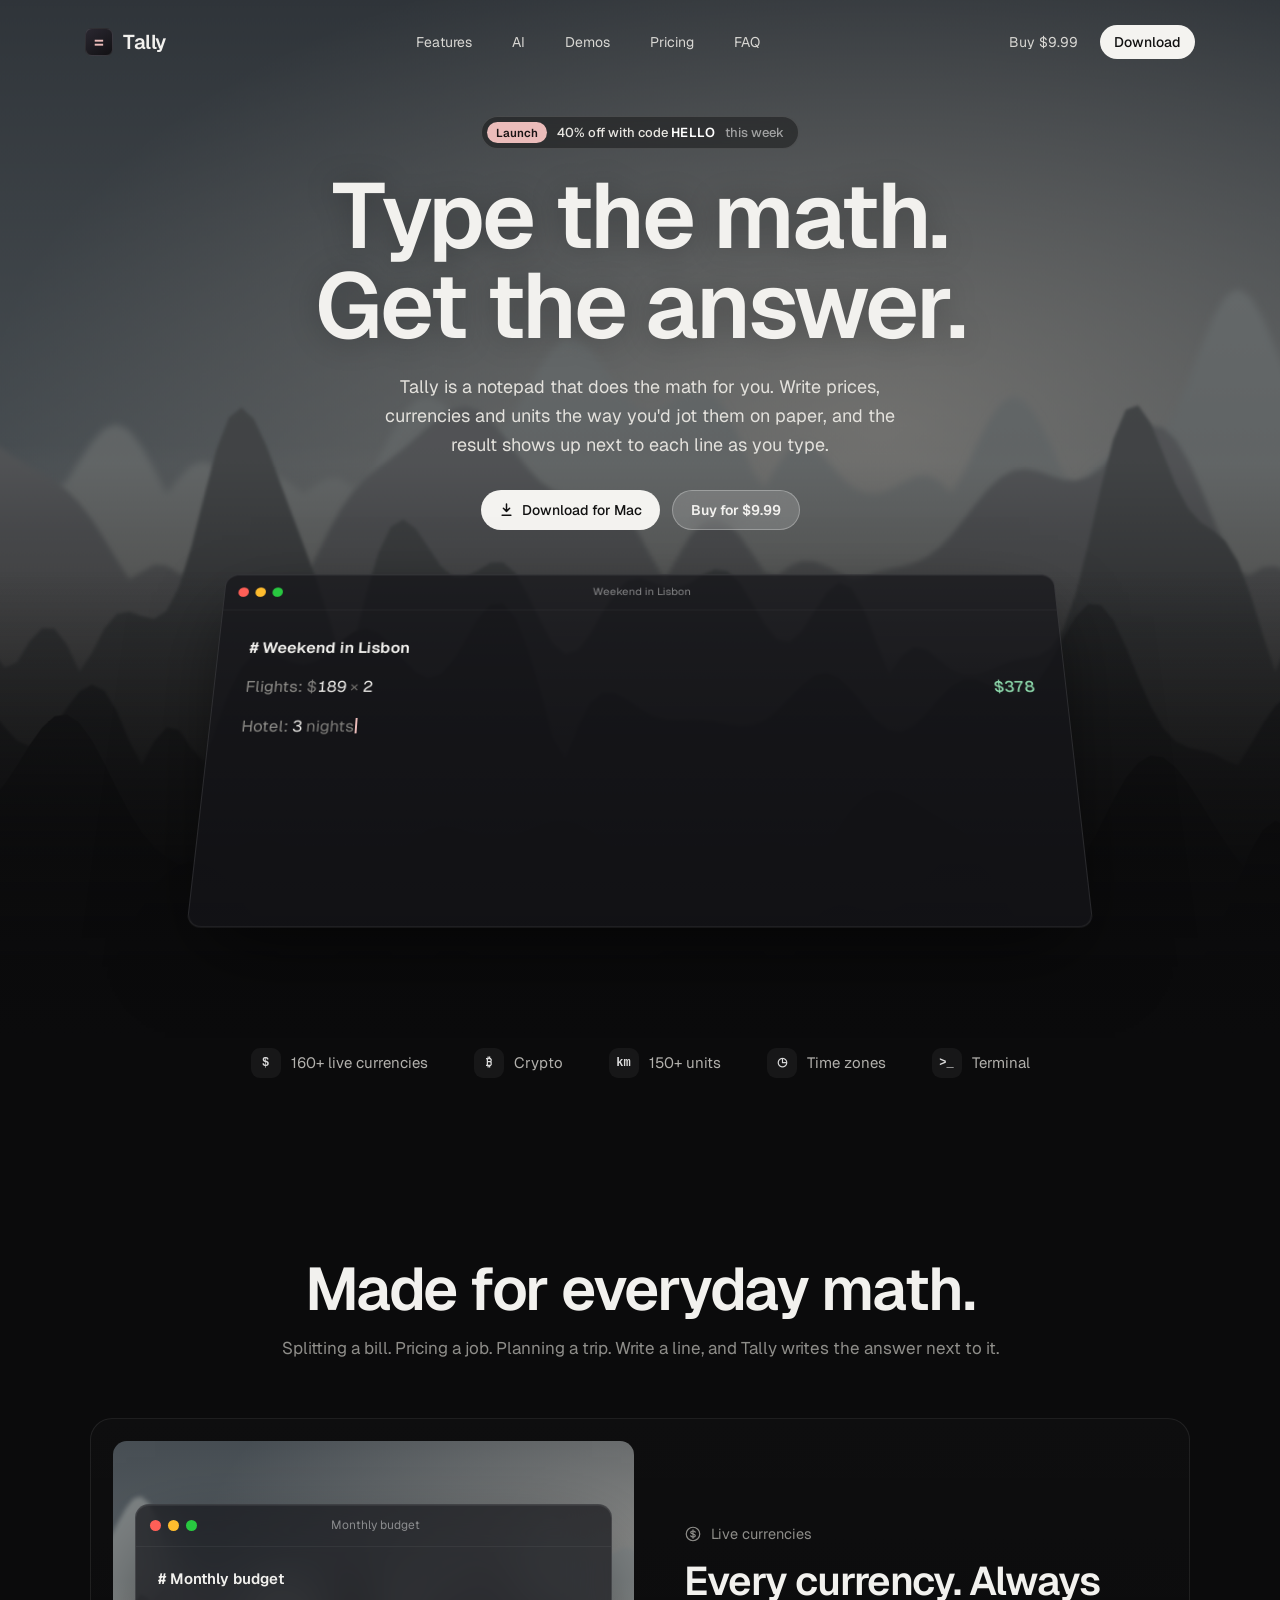
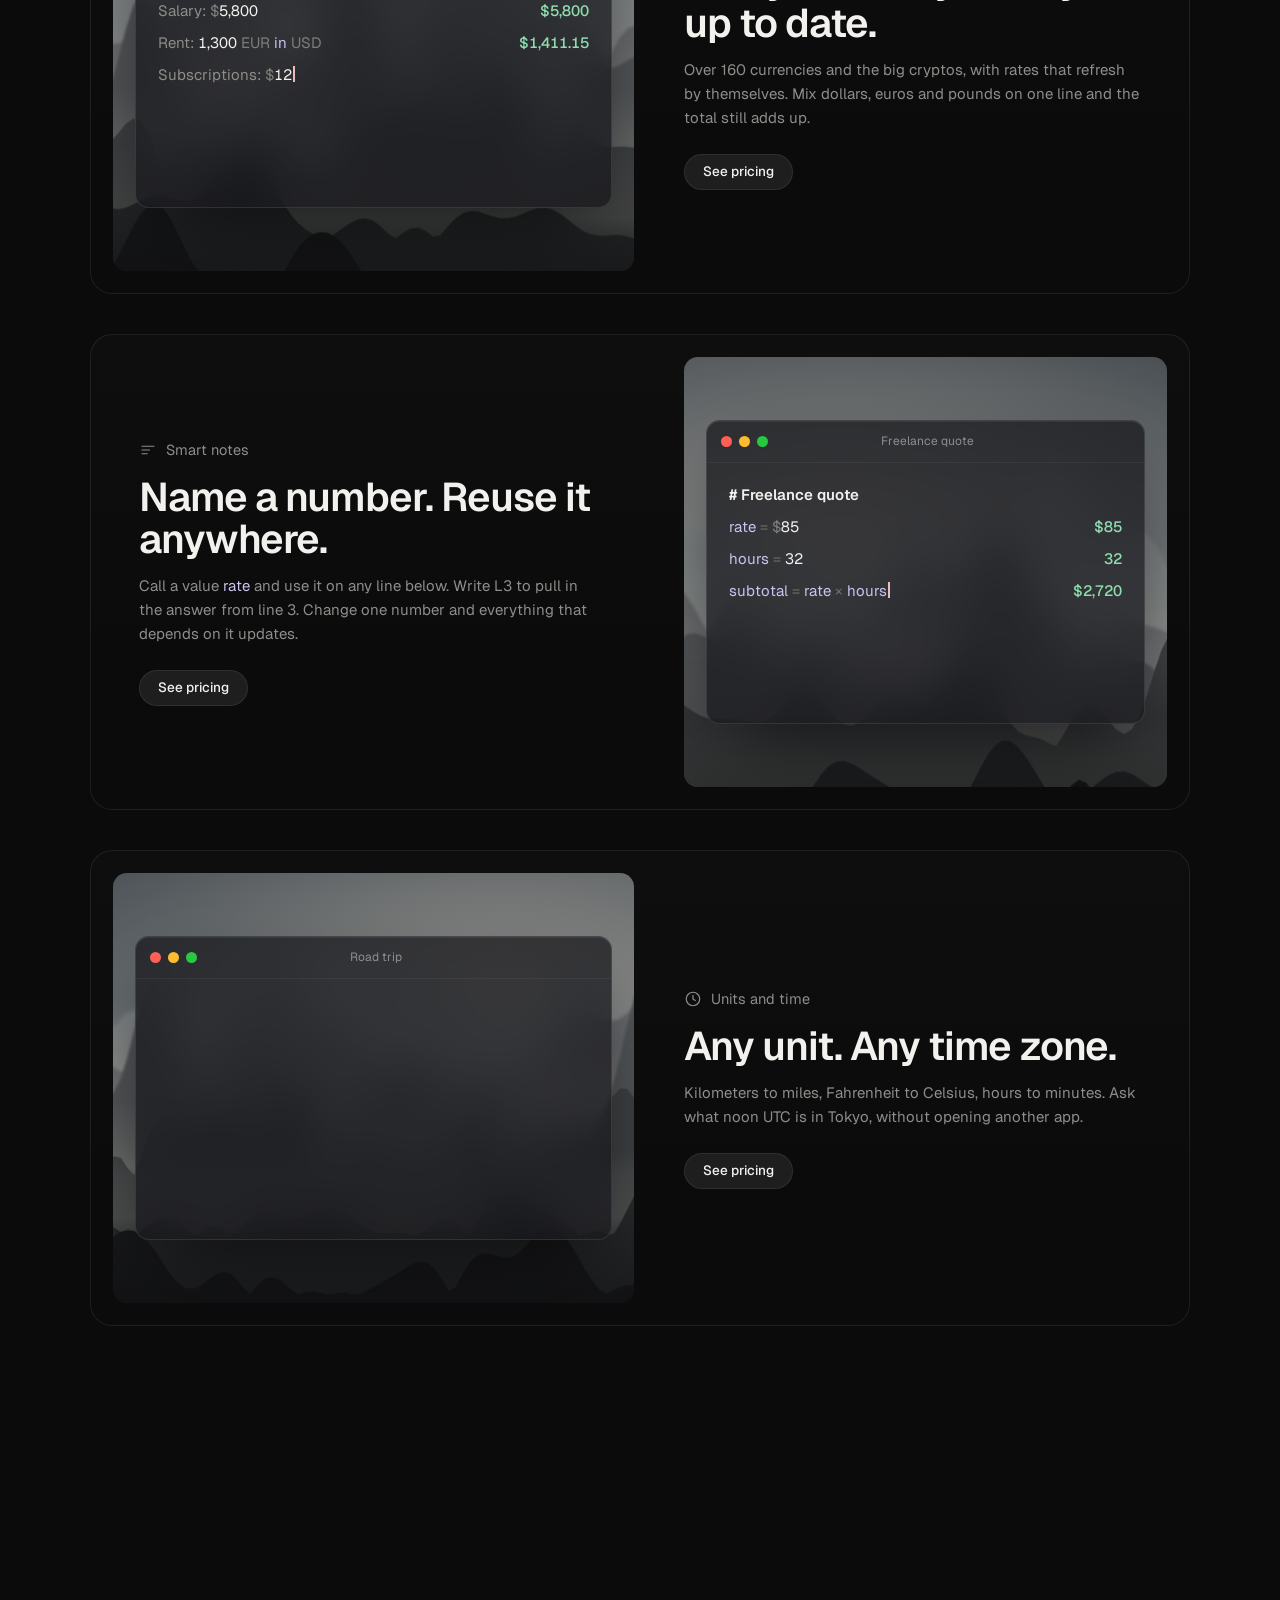
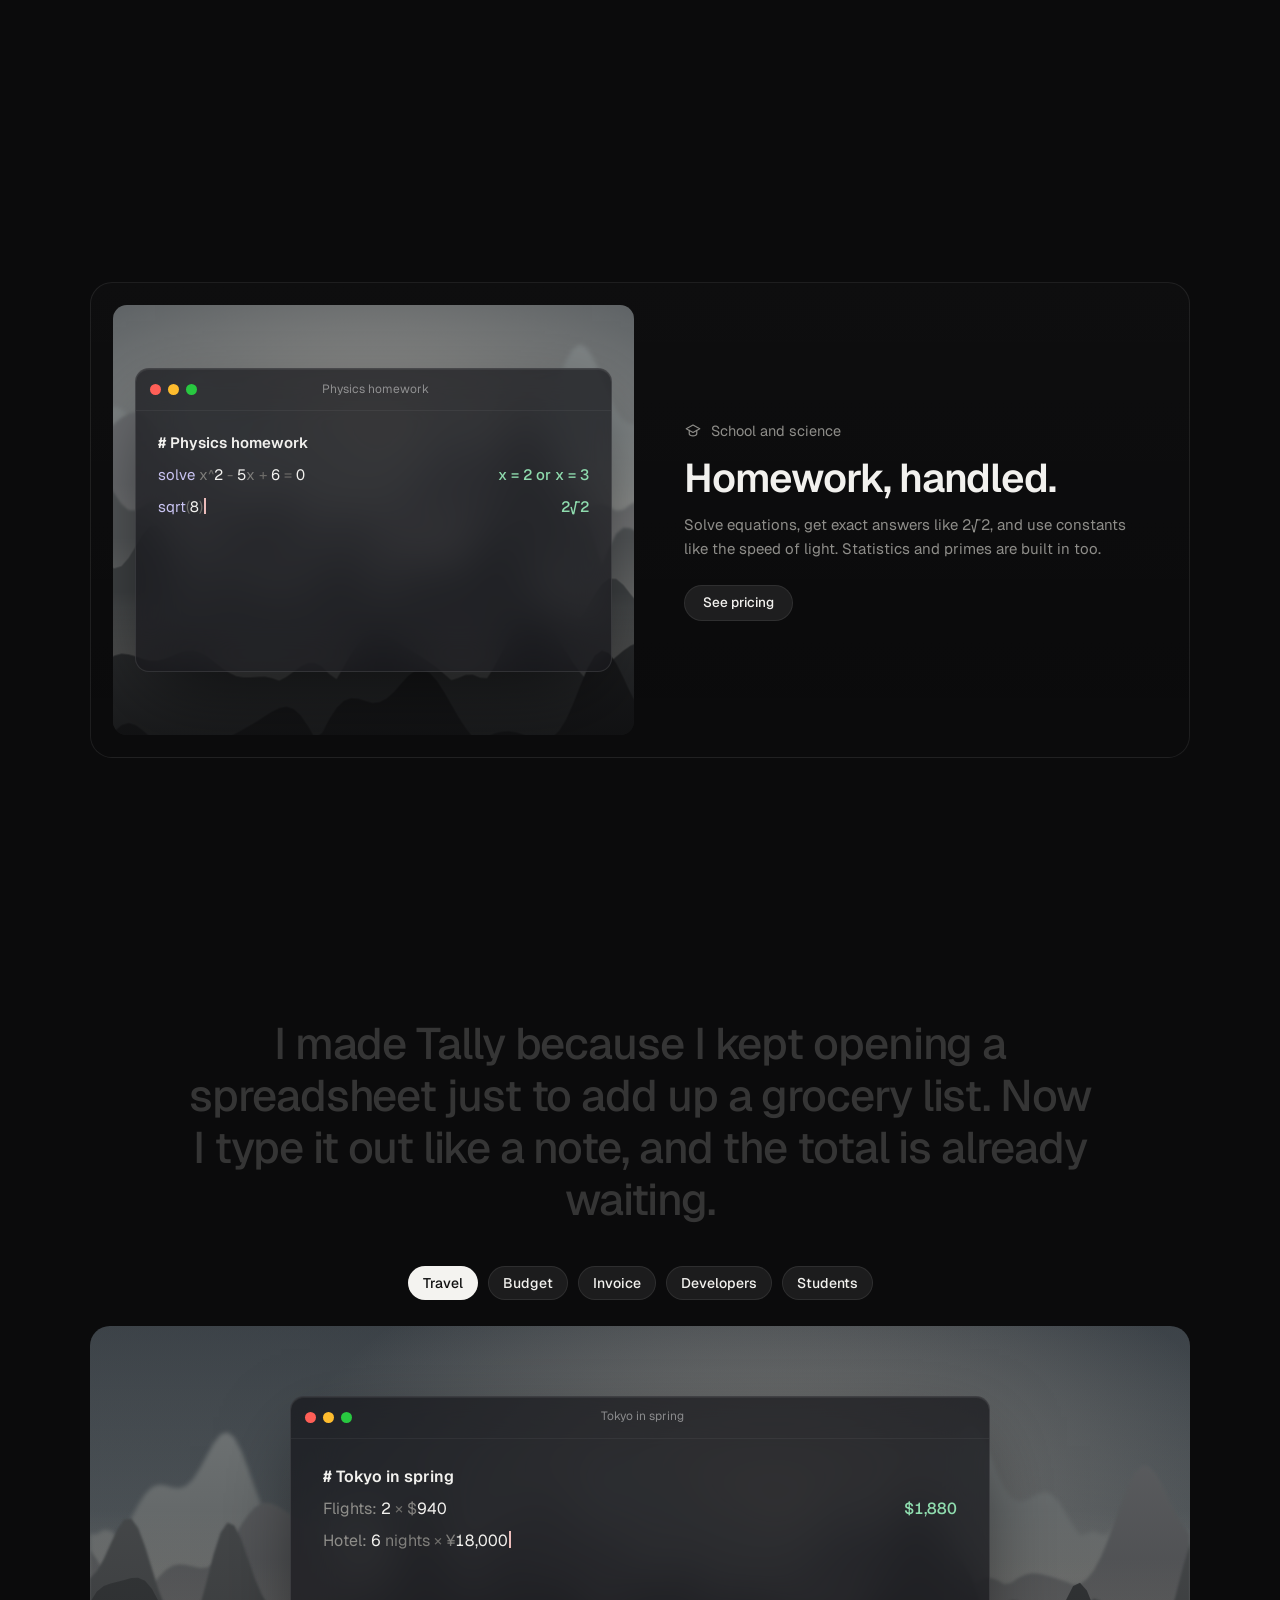
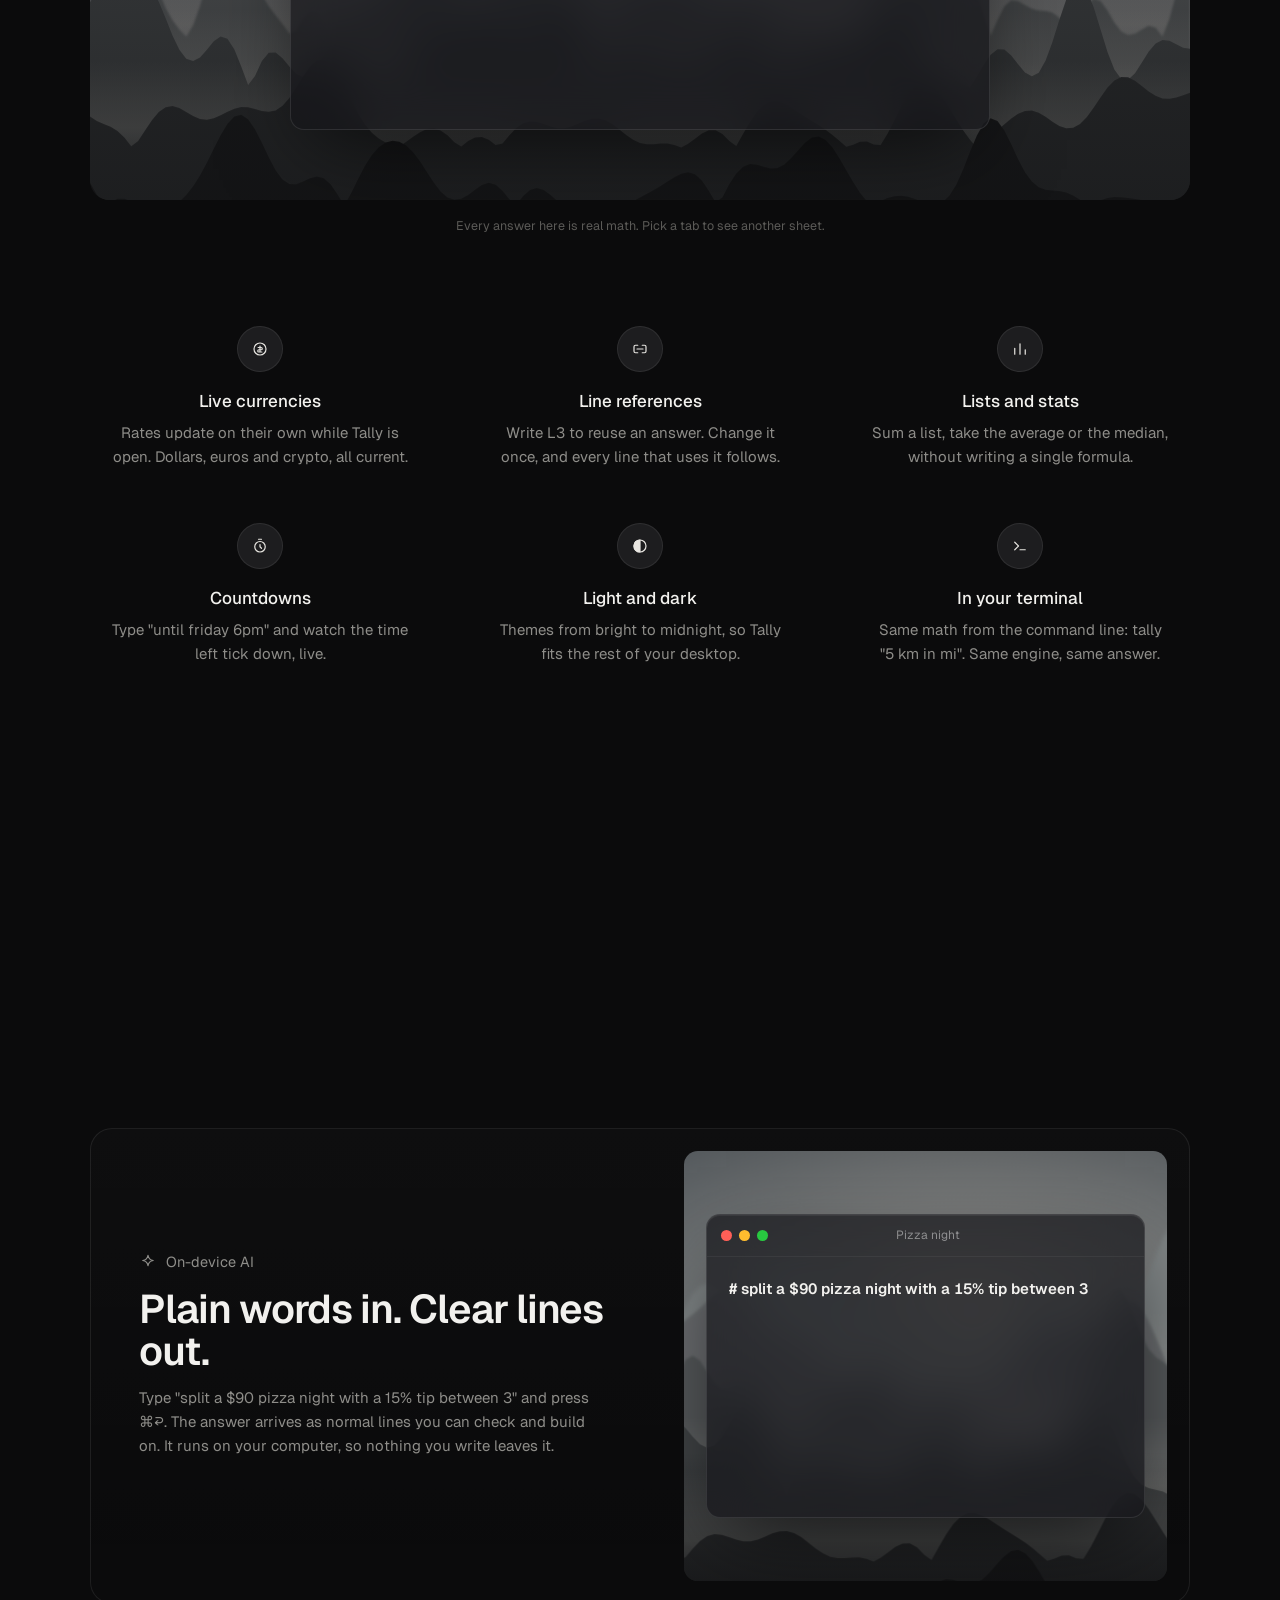
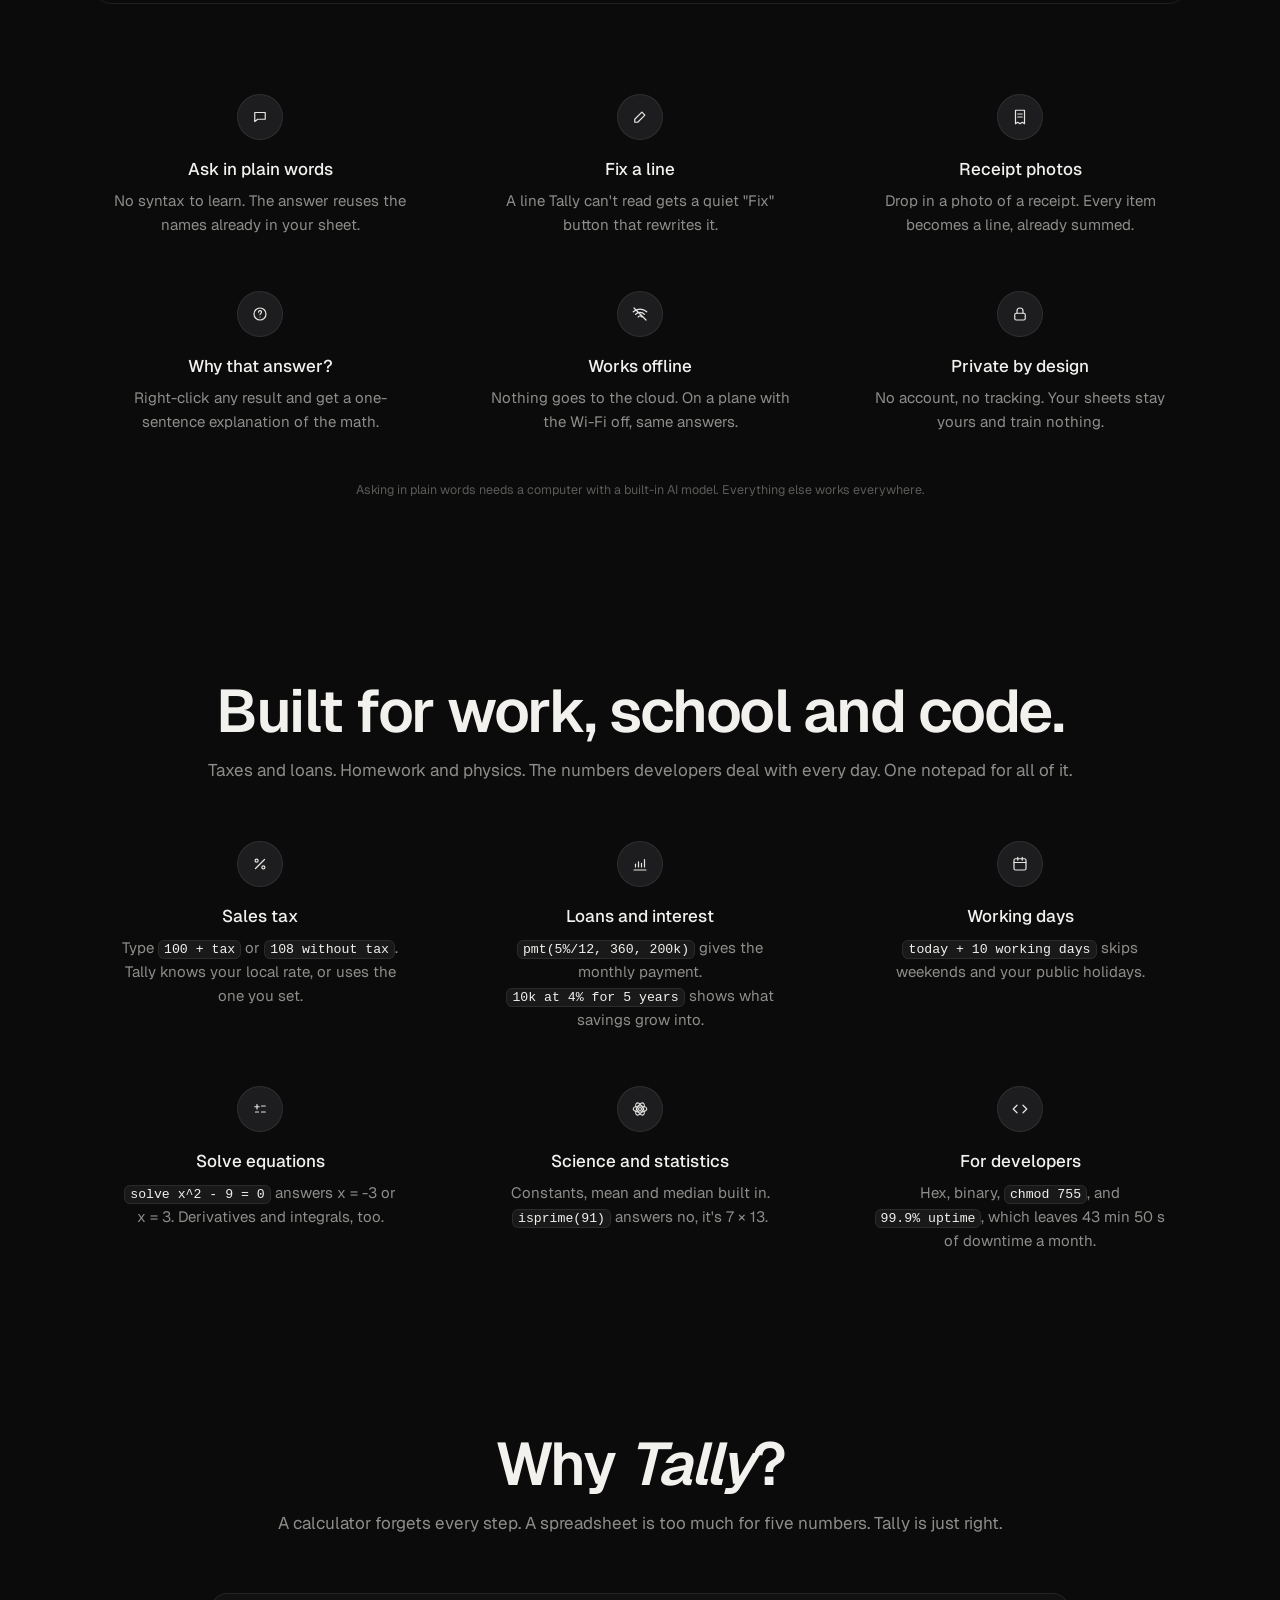
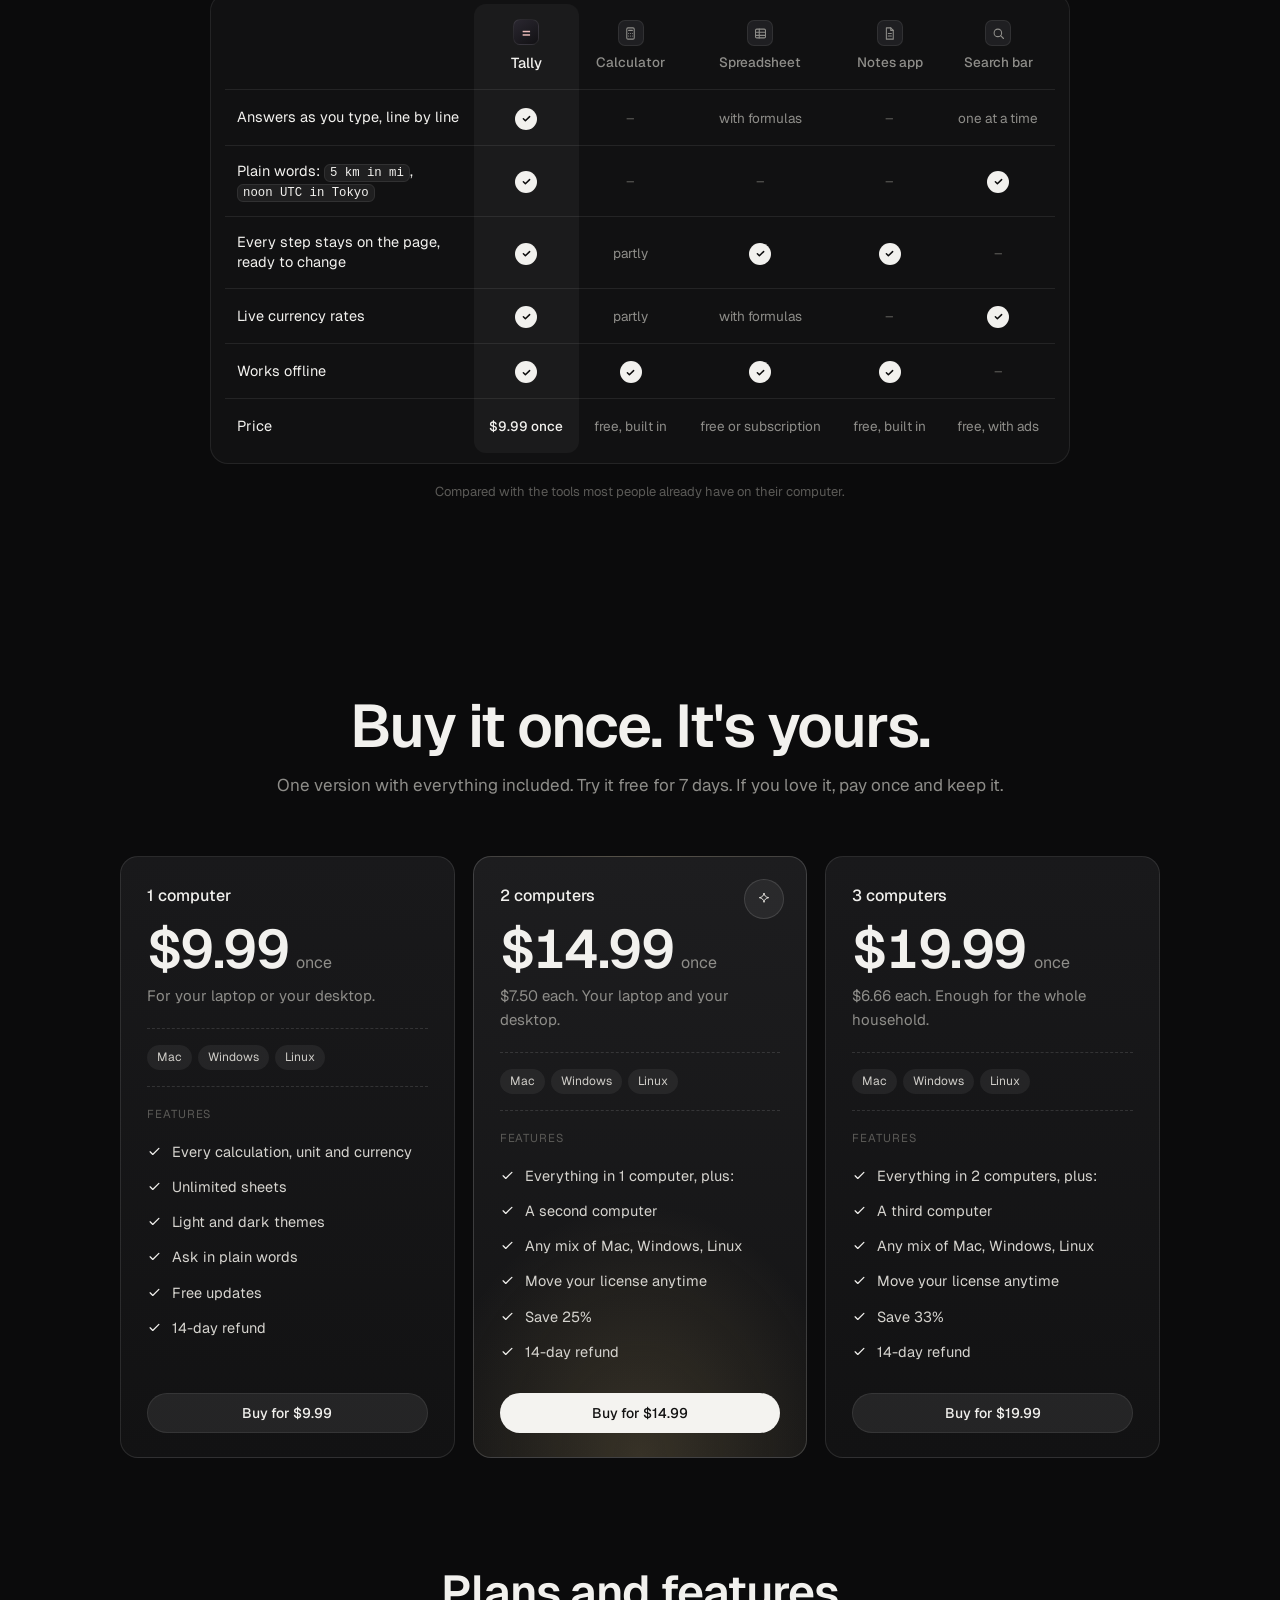
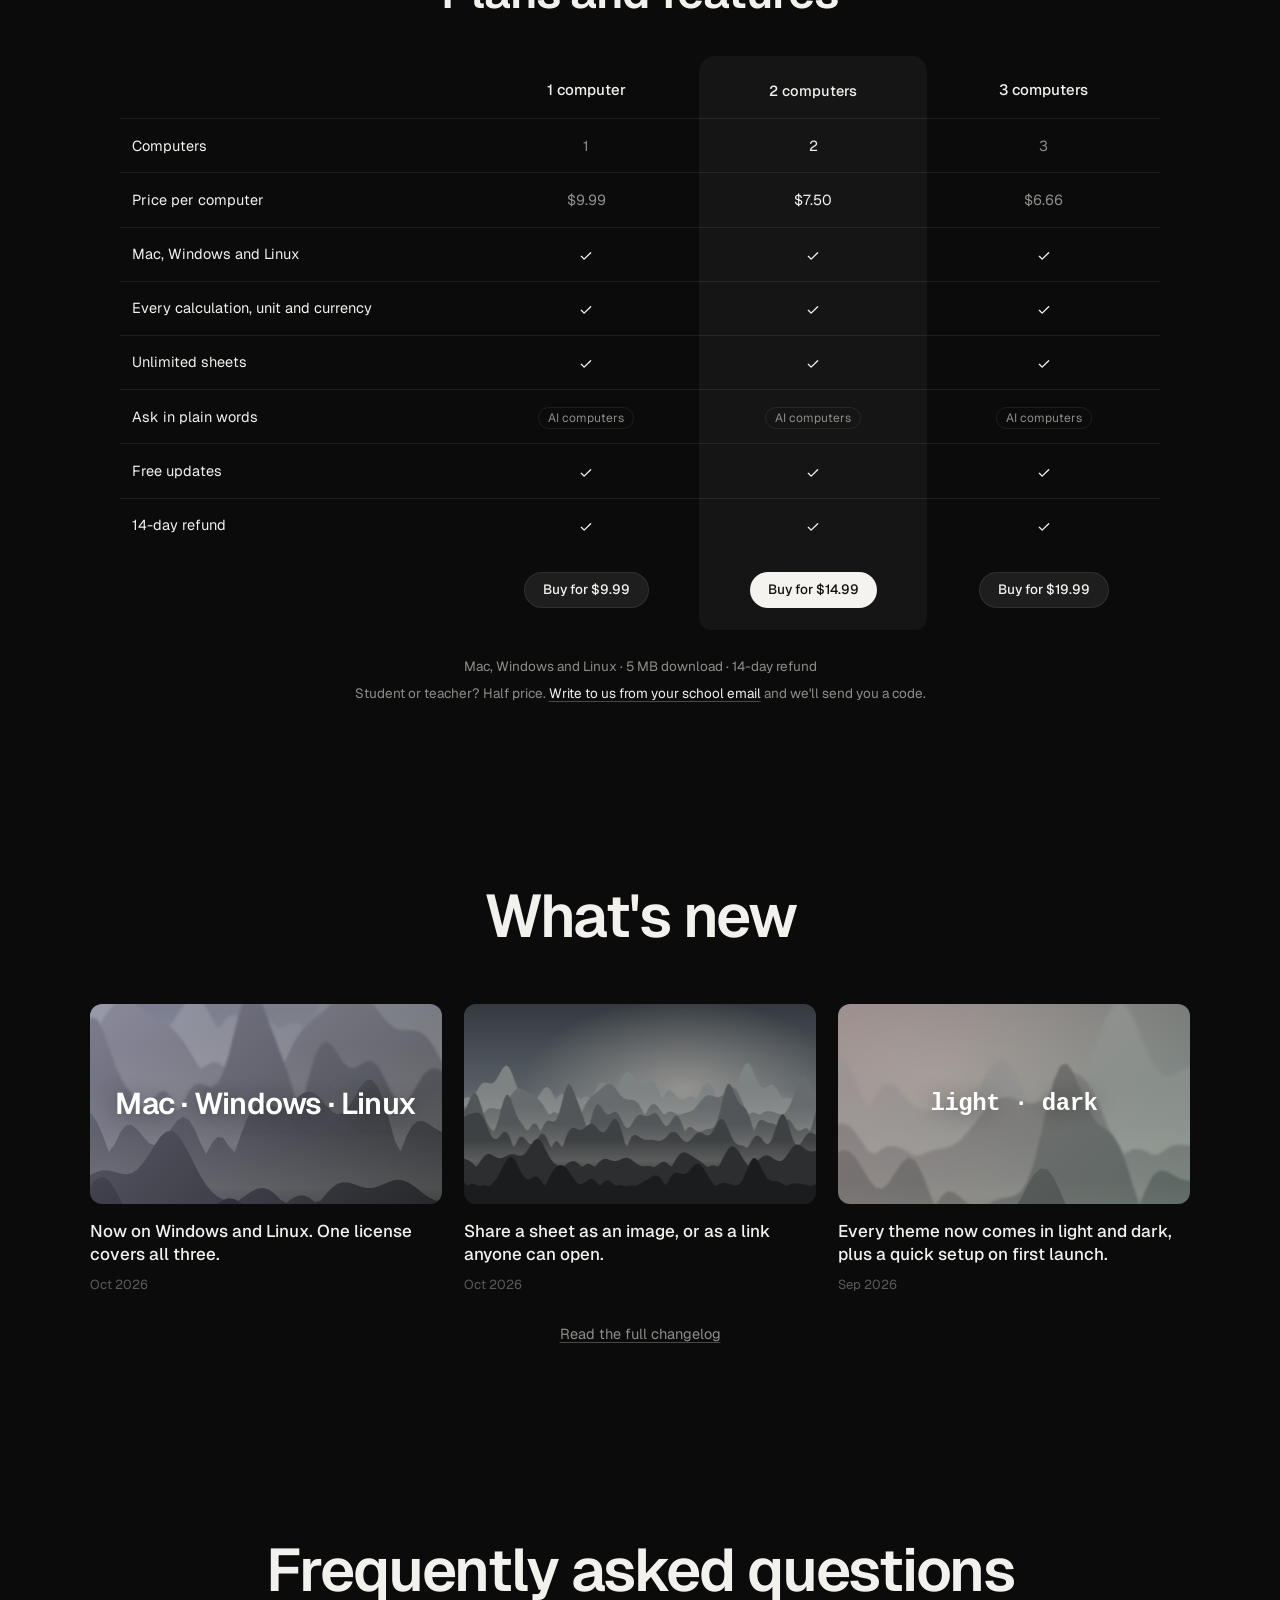
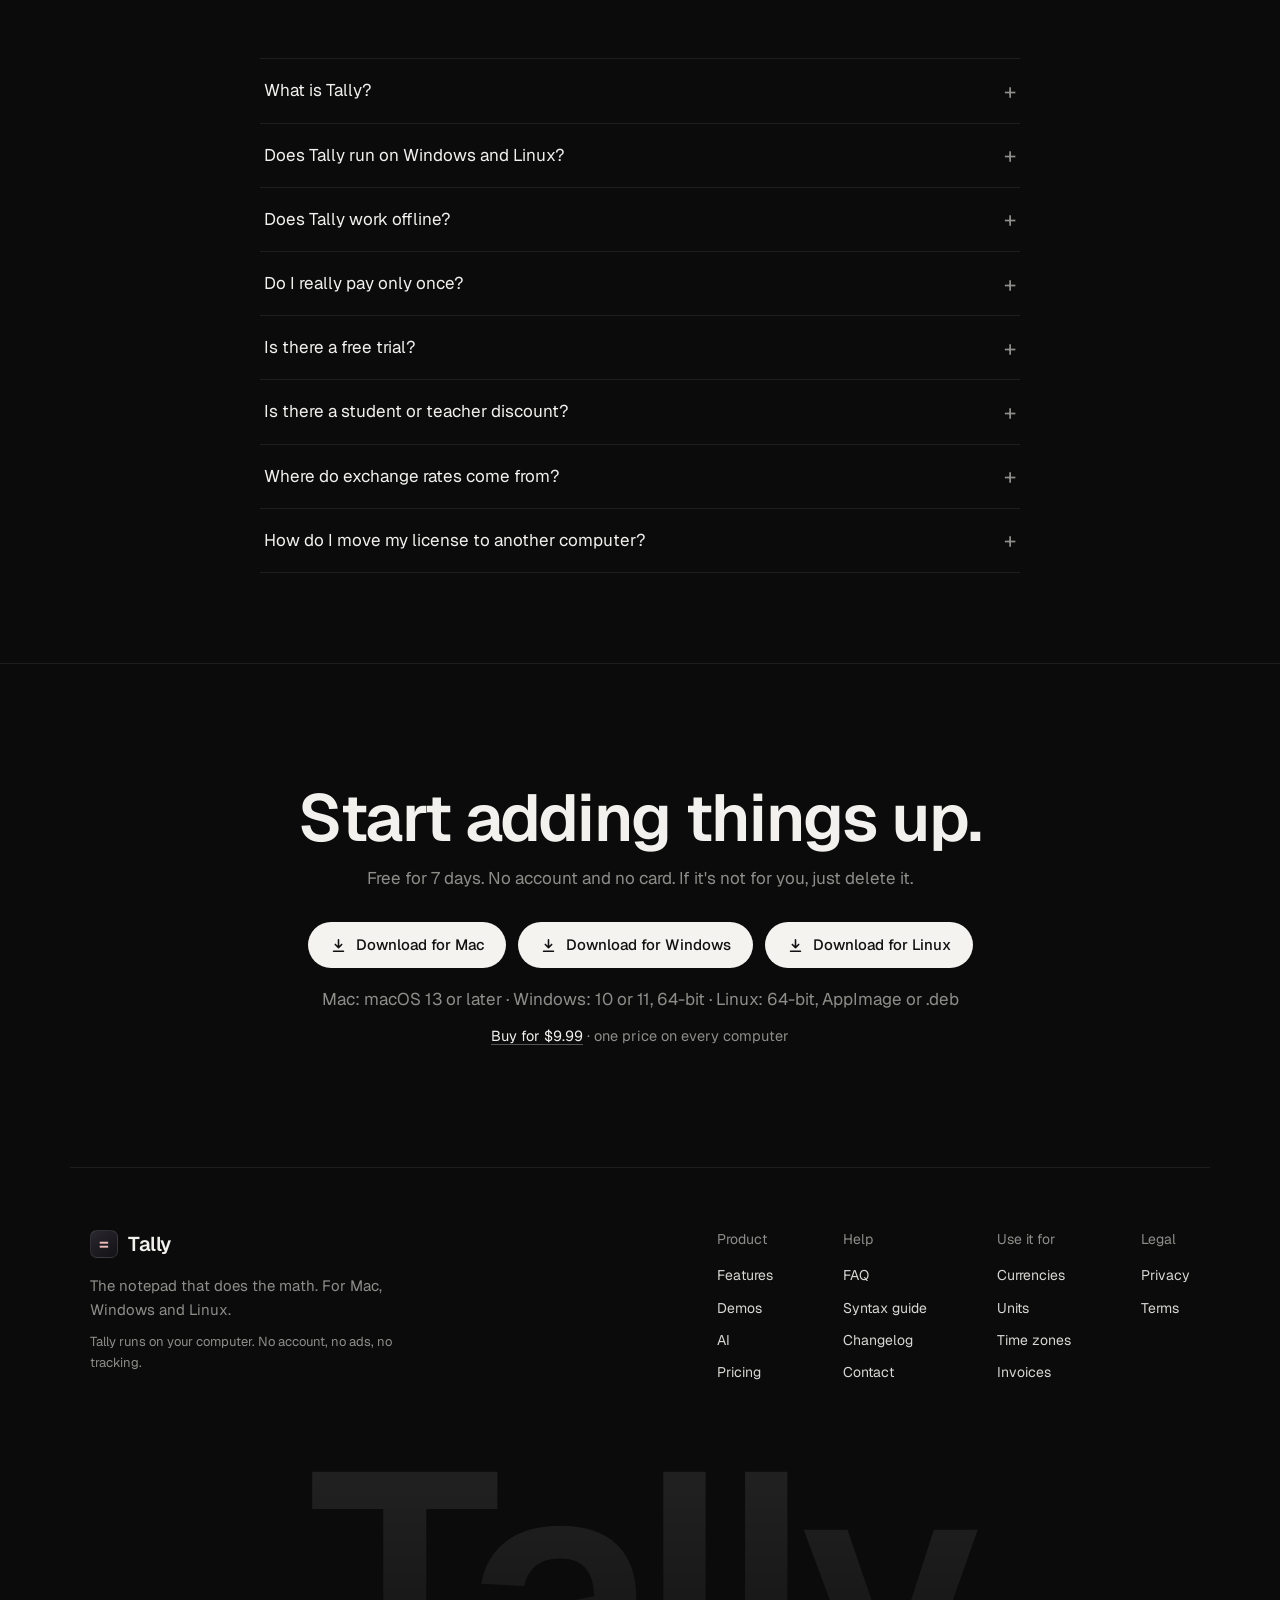
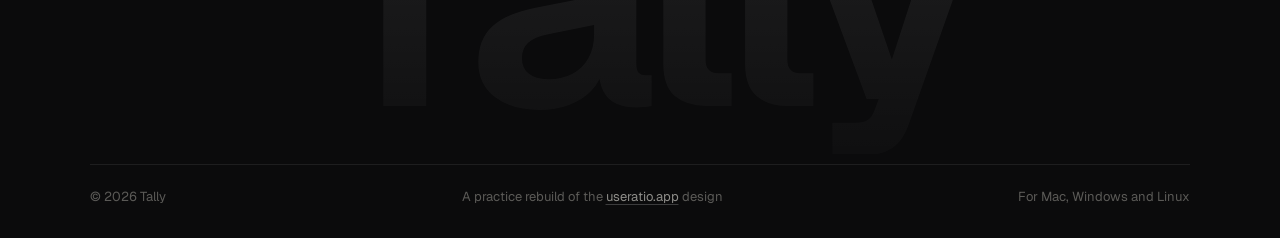
<file: rebuilds/01-ratio/index.html>
<!doctype html>
<html lang="en">
<head>
  <meta charset="utf-8">
  <meta name="viewport" content="width=device-width, initial-scale=1">
  <title>Tally — rebuild of Ratio's hero</title>
  <link rel="preconnect" href="https://fonts.googleapis.com">
  <link rel="preconnect" href="https://fonts.gstatic.com" crossorigin>
  <link href="https://fonts.googleapis.com/css2?family=Geist:wght@400;500;600&display=swap" rel="stylesheet">
  <link rel="stylesheet" href="styles.css">
  <!-- Mark "JS is on" BEFORE the first paint, so reveal/stagger items start hidden
       instead of rendering visible and then fading out (a "flash"). -->
  <script>document.documentElement.classList.add("js");</script>
</head>
<body>

  <!-- NAV: fixed on top. The inner bar is invisible until you scroll, then turns to glass. -->
  <header class="nav" id="nav">
    <div class="nav-inner">
      <a class="brand" href="#">
        <span class="brand-mark" aria-hidden="true">=</span>
        <span>Tally</span>
      </a>
      <nav class="links">
        <a href="#">Features</a>
        <a href="#">AI</a>
        <a href="#">Demos</a>
        <a href="#">Pricing</a>
        <a href="#">FAQ</a>
      </nav>
      <div class="nav-cta">
        <a class="link-quiet" href="#">Buy $9.99</a>
        <a class="pill pill-light magnet" href="#">Download</a>
      </div>
    </div>
  </header>

  <main>
    <section class="hero">
      <!-- Background: landscape.svg (see --hero in styles.css). The feature cards reuse the same image. -->
      <div class="hero-bg" aria-hidden="true">
      </div>

      <div class="hero-copy">
        <button class="promo" type="button">
          <span class="promo-tag">Launch</span>
          <span>40% off with code <b>HELLO</b></span>
          <span class="promo-date">this week</span>
        </button>

        <h1>Type the math.<br>Get the answer.</h1>

        <p>
          <span class="desc-long">Tally is a notepad that does the math for you. Write prices, currencies and units the way you'd jot them on paper, and the result shows up next to each line as you type.</span>
          <span class="desc-short">Write it like a note. The answer shows up as you type.</span>
        </p>

        <div class="cta-row">
          <a class="pill pill-light with-logo" href="#">
            <svg viewBox="0 0 24 24" aria-hidden="true"><path d="M12 3v12m0 0-5-5m5 5 5-5M5 21h14" fill="none" stroke="currentColor" stroke-width="2.4" stroke-linecap="round" stroke-linejoin="round"/></svg>
            Download for Mac
          </a>
          <a class="pill pill-buy" href="#">Buy for $9.99</a>
        </div>
      </div>

      <!-- The product window. JS types the lines into .win-body. -->
      <div class="hero-window">
        <div class="hero-tilt">
          <div class="win">
            <div class="win-bar">
              <i></i><i></i><i></i>
              <span class="win-title">Weekend in Lisbon</span>
            </div>
            <div class="win-body" id="sheet"></div>
          </div>
        </div>
      </div>
    </section>

    <!-- STRIP: a quiet row of feature highlights right under the hero window -->
    <section class="strip">
      <div class="strip-item"><span class="strip-ico">$</span>160+ live currencies</div>
      <div class="strip-item"><span class="strip-ico">₿</span>Crypto</div>
      <div class="strip-item"><span class="strip-ico">km</span>150+ units</div>
      <div class="strip-item"><span class="strip-ico">◷</span>Time zones</div>
      <div class="strip-item"><span class="strip-ico">&gt;_</span>Terminal</div>
    </section>

    <!-- FEATURES: alternating two-column cards. Every other card gets .flip. -->
    <section class="section" id="features">
      <div class="section-head reveal">
        <h2>Made for everyday math.</h2>
        <p>Splitting a bill. Pricing a job. Planning a trip. Write a line, and Tally writes the answer next to it.</p>
      </div>

      <article class="feature reveal">
        <div class="feature-media media-a">
          <div class="win">
            <div class="win-bar"><i></i><i></i><i></i><span class="win-title">Monthly budget</span></div>
            <div class="win-body" data-sheet="money"></div>
          </div>
        </div>
        <div class="feature-copy">
          <span class="kicker"><svg viewBox="0 0 24 24" aria-hidden="true"><circle cx="12" cy="12" r="9"/><path d="M15 9.5c-.5-1-1.6-1.5-3-1.5-1.7 0-3 .8-3 2s1.3 1.7 3 2 3 .8 3 2-1.3 2-3 2c-1.4 0-2.5-.5-3-1.5M12 6.5v11"/></svg>Live currencies</span>
          <h3>Every currency. Always up to date.</h3>
          <p>Over 160 currencies and the big cryptos, with rates that refresh by themselves. Mix dollars, euros and pounds on one line and the total still adds up.</p>
          <a class="pill pill-dark small" href="#">See pricing</a>
        </div>
      </article>

      <article class="feature flip reveal">
        <div class="feature-media media-b">
          <div class="win">
            <div class="win-bar"><i></i><i></i><i></i><span class="win-title">Freelance quote</span></div>
            <div class="win-body" data-sheet="smart"></div>
          </div>
        </div>
        <div class="feature-copy">
          <span class="kicker"><svg viewBox="0 0 24 24" aria-hidden="true"><path d="M4 7h16M4 12h10M4 17h7"/></svg>Smart notes</span>
          <h3>Name a number. Reuse it anywhere.</h3>
          <p>Call a value <em>rate</em> and use it on any line below. Write L3 to pull in the answer from line 3. Change one number and everything that depends on it updates.</p>
          <a class="pill pill-dark small" href="#">See pricing</a>
        </div>
      </article>

      <article class="feature reveal">
        <div class="feature-media media-c">
          <div class="win">
            <div class="win-bar"><i></i><i></i><i></i><span class="win-title">Road trip</span></div>
            <div class="win-body" data-sheet="units"></div>
          </div>
        </div>
        <div class="feature-copy">
          <span class="kicker"><svg viewBox="0 0 24 24" aria-hidden="true"><circle cx="12" cy="12" r="9"/><path d="M12 7v5l3 2"/></svg>Units and time</span>
          <h3>Any unit. Any time zone.</h3>
          <p>Kilometers to miles, Fahrenheit to Celsius, hours to minutes. Ask what noon UTC is in Tokyo, without opening another app.</p>
          <a class="pill pill-dark small" href="#">See pricing</a>
        </div>
      </article>

      <article class="feature flip reveal">
        <div class="feature-media media-d">
          <div class="win">
            <div class="win-bar"><i></i><i></i><i></i><span class="win-title">Invoice</span></div>
            <div class="win-body" data-sheet="work"></div>
          </div>
        </div>
        <div class="feature-copy">
          <span class="kicker"><svg viewBox="0 0 24 24" aria-hidden="true"><path d="M6 3h12v18l-3-2-3 2-3-2-3 2z"/><path d="M9 8h6M9 12h6"/></svg>Work and money</span>
          <h3>Invoices, tax and totals.</h3>
          <p>Hours times your rate, tax on top, split into monthly payments. A few plain lines instead of a spreadsheet you have to build first.</p>
          <a class="pill pill-dark small" href="#">See pricing</a>
        </div>
      </article>

      <article class="feature reveal">
        <div class="feature-media media-e">
          <div class="win">
            <div class="win-bar"><i></i><i></i><i></i><span class="win-title">Physics homework</span></div>
            <div class="win-body" data-sheet="study"></div>
          </div>
        </div>
        <div class="feature-copy">
          <span class="kicker"><svg viewBox="0 0 24 24" aria-hidden="true"><path d="M3 9l9-5 9 5-9 5z"/><path d="M7 11v5c0 1 2.2 2.5 5 2.5s5-1.5 5-2.5v-5"/></svg>School and science</span>
          <h3>Homework, handled.</h3>
          <p>Solve equations, get exact answers like 2√2, and use constants like the speed of light. Statistics and primes are built in too.</p>
          <a class="pill pill-dark small" href="#">See pricing</a>
        </div>
      </article>
    </section>

    <!-- DEMOS: the statement, then tabs that swap the window on a big landscape "stage" -->
    <section class="section demos" id="demos">
      <!-- JS splits this into words that light up as you scroll -->
      <p class="statement">I made Tally because I kept opening a spreadsheet just to add up a grocery list. Now I type it out like a note, and the total is already waiting.</p>

      <div class="tabs" role="tablist" aria-label="Example sheets">
        <button class="tab active" role="tab" aria-selected="true" data-tab="trip">Travel</button>
        <button class="tab" role="tab" aria-selected="false" data-tab="money">Budget</button>
        <button class="tab" role="tab" aria-selected="false" data-tab="work">Invoice</button>
        <button class="tab" role="tab" aria-selected="false" data-tab="dev">Developers</button>
        <button class="tab" role="tab" aria-selected="false" data-tab="study">Students</button>
      </div>

      <div class="stage reveal">
        <div class="win">
          <div class="win-bar"><i></i><i></i><i></i><span class="win-title">Tokyo in spring</span></div>
          <div class="win-body" data-sheet="trip"></div>
        </div>
      </div>
      <p class="caption">Every answer here is real math. Pick a tab to see another sheet.</p>

      <!-- GRID: six small features. Children spring in one after another (.stagger). -->
      <div class="grid stagger">
        <div class="cell">
          <span class="ico"><svg viewBox="0 0 24 24"><circle cx="12" cy="12" r="8"/><path d="M12 8v8M9.5 10h4a1.5 1.5 0 010 3h-3a1.5 1.5 0 000 3h4"/></svg></span>
          <h4>Live currencies</h4>
          <p>Rates update on their own while Tally is open. Dollars, euros and crypto, all current.</p>
        </div>
        <div class="cell">
          <span class="ico"><svg viewBox="0 0 24 24"><path d="M9 7H6a2 2 0 00-2 2v6a2 2 0 002 2h3M15 7h3a2 2 0 012 2v6a2 2 0 01-2 2h-3M8 12h8"/></svg></span>
          <h4>Line references</h4>
          <p>Write L3 to reuse an answer. Change it once, and every line that uses it follows.</p>
        </div>
        <div class="cell">
          <span class="ico"><svg viewBox="0 0 24 24"><path d="M5 19V11M12 19V5M19 19v-6"/></svg></span>
          <h4>Lists and stats</h4>
          <p>Sum a list, take the average or the median, without writing a single formula.</p>
        </div>
        <div class="cell">
          <span class="ico"><svg viewBox="0 0 24 24"><circle cx="12" cy="13" r="7"/><path d="M12 10v3l2 2M10 3h4"/></svg></span>
          <h4>Countdowns</h4>
          <p>Type "until friday 6pm" and watch the time left tick down, live.</p>
        </div>
        <div class="cell">
          <span class="ico"><svg viewBox="0 0 24 24"><circle cx="12" cy="12" r="8"/><path d="M12 4a8 8 0 000 16z" fill="currentColor"/></svg></span>
          <h4>Light and dark</h4>
          <p>Themes from bright to midnight, so Tally fits the rest of your desktop.</p>
        </div>
        <div class="cell">
          <span class="ico"><svg viewBox="0 0 24 24"><path d="M5 7l5 5-5 5M12 17h7"/></svg></span>
          <h4>In your terminal</h4>
          <p>Same math from the command line: tally "5 km in mi". Same engine, same answer.</p>
        </div>
      </div>
    </section>

    <!-- AI: a question in plain words, a "thinking" glow, then answer lines appear one by one -->
    <section class="section" id="ai">
      <div class="section-head reveal">
        <span class="ai-logo" aria-hidden="true">
          <svg viewBox="0 0 24 24"><path d="M12 3c.6 4.2 2.8 6.4 7 7-4.2.6-6.4 2.8-7 7-.6-4.2-2.8-6.4-7-7 4.2-.6 6.4-2.8 7-7zM18.5 15.5c.25 1.6 1 2.35 2.5 2.5-1.5.15-2.25.9-2.5 2.5-.25-1.6-1-2.35-2.5-2.5 1.5-.15 2.25-.9 2.5-2.5z"/></svg>
        </span>
        <h2>Just ask.</h2>
        <p>Write a question the way you'd say it out loud. Tally answers with lines you can read, check and change.</p>
      </div>

      <article class="feature flip reveal">
        <div class="feature-media media-ai">
          <div class="win ai-win">
            <div class="ai-glow" aria-hidden="true"></div>
            <div class="win-bar"><i></i><i></i><i></i><span class="win-title">Pizza night</span></div>
            <div class="win-body" id="ai-sheet"></div>
          </div>
        </div>
        <div class="feature-copy">
          <span class="kicker"><svg viewBox="0 0 24 24"><path d="M12 3c.6 4.2 2.8 6.4 7 7-4.2.6-6.4 2.8-7 7-.6-4.2-2.8-6.4-7-7 4.2-.6 6.4-2.8 7-7z"/></svg>On-device AI</span>
          <h3>Plain words in. Clear lines out.</h3>
          <p>Type "split a $90 pizza night with a 15% tip between 3" and press ⌘↩. The answer arrives as normal lines you can check and build on. It runs on your computer, so nothing you write leaves it.</p>
        </div>
      </article>

      <div class="grid stagger">
        <div class="cell">
          <span class="ico"><svg viewBox="0 0 24 24"><path d="M5 6h14v9H9l-4 3z"/></svg></span>
          <h4>Ask in plain words</h4>
          <p>No syntax to learn. The answer reuses the names already in your sheet.</p>
        </div>
        <div class="cell">
          <span class="ico"><svg viewBox="0 0 24 24"><path d="M14.5 5.5l4 4L9 19H5v-4z"/></svg></span>
          <h4>Fix a line</h4>
          <p>A line Tally can't read gets a quiet "Fix" button that rewrites it.</p>
        </div>
        <div class="cell">
          <span class="ico"><svg viewBox="0 0 24 24"><path d="M6 3h12v18l-3-2-3 2-3-2-3 2zM9 8h6M9 12h6"/></svg></span>
          <h4>Receipt photos</h4>
          <p>Drop in a photo of a receipt. Every item becomes a line, already summed.</p>
        </div>
        <div class="cell">
          <span class="ico"><svg viewBox="0 0 24 24"><circle cx="12" cy="12" r="8"/><path d="M10 9.5a2 2 0 113 1.7c-.6.4-1 .8-1 1.6M12 16h.01"/></svg></span>
          <h4>Why that answer?</h4>
          <p>Right-click any result and get a one-sentence explanation of the math.</p>
        </div>
        <div class="cell">
          <span class="ico"><svg viewBox="0 0 24 24"><path d="M3 9a13 13 0 0118 0M6 12.5a8 8 0 0112 0M9.5 16a3 3 0 015 0M4 4l16 16"/></svg></span>
          <h4>Works offline</h4>
          <p>Nothing goes to the cloud. On a plane with the Wi-Fi off, same answers.</p>
        </div>
        <div class="cell">
          <span class="ico"><svg viewBox="0 0 24 24"><rect x="5" y="11" width="14" height="9" rx="2"/><path d="M8 11V8a4 4 0 018 0v3"/></svg></span>
          <h4>Private by design</h4>
          <p>No account, no tracking. Your sheets stay yours and train nothing.</p>
        </div>
      </div>
      <p class="caption ai-note">Asking in plain words needs a computer with a built-in AI model. Everything else works everywhere.</p>
    </section>

    <!-- MORE: pure reuse (section-head + stagger grid). New here: <code> chips for example inputs. -->
    <section class="section" id="more">
      <div class="section-head reveal">
        <h2>Built for work, school and code.</h2>
        <p>Taxes and loans. Homework and physics. The numbers developers deal with every day. One notepad for all of it.</p>
      </div>
      <div class="grid stagger">
        <div class="cell">
          <span class="ico"><svg viewBox="0 0 24 24"><path d="M6 18L18 6"/><circle cx="7.5" cy="7.5" r="2"/><circle cx="16.5" cy="16.5" r="2"/></svg></span>
          <h4>Sales tax</h4>
          <p>Type <code>100 + tax</code> or <code>108 without tax</code>. Tally knows your local rate, or uses the one you set.</p>
        </div>
        <div class="cell">
          <span class="ico"><svg viewBox="0 0 24 24"><path d="M4 20h16M6 16v-4M10 16V9M14 16v-5M18 16V6"/></svg></span>
          <h4>Loans and interest</h4>
          <p><code>pmt(5%/12, 360, 200k)</code> gives the monthly payment. <code>10k at 4% for 5 years</code> shows what savings grow into.</p>
        </div>
        <div class="cell">
          <span class="ico"><svg viewBox="0 0 24 24"><rect x="4" y="5" width="16" height="15" rx="2"/><path d="M4 10h16M9 3v4M15 3v4"/></svg></span>
          <h4>Working days</h4>
          <p><code>today + 10 working days</code> skips weekends and your public holidays.</p>
        </div>
        <div class="cell">
          <span class="ico"><svg viewBox="0 0 24 24"><path d="M5 9h6M8 6v6M14 8h5M14 16h5M6 16l4 0"/></svg></span>
          <h4>Solve equations</h4>
          <p><code>solve x^2 - 9 = 0</code> answers x&nbsp;=&nbsp;-3 or x&nbsp;=&nbsp;3. Derivatives and integrals, too.</p>
        </div>
        <div class="cell">
          <span class="ico"><svg viewBox="0 0 24 24"><circle cx="12" cy="12" r="2"/><ellipse cx="12" cy="12" rx="9" ry="4"/><ellipse cx="12" cy="12" rx="9" ry="4" transform="rotate(60 12 12)"/><ellipse cx="12" cy="12" rx="9" ry="4" transform="rotate(120 12 12)"/></svg></span>
          <h4>Science and statistics</h4>
          <p>Constants, mean and median built in. <code>isprime(91)</code> answers no, it's 7&nbsp;×&nbsp;13.</p>
        </div>
        <div class="cell">
          <span class="ico"><svg viewBox="0 0 24 24"><path d="M8 7l-5 5 5 5M16 7l5 5-5 5"/></svg></span>
          <h4>For developers</h4>
          <p>Hex, binary, <code>chmod 755</code>, and <code>99.9% uptime</code>, which leaves 43&nbsp;min&nbsp;50&nbsp;s of downtime a month.</p>
        </div>
      </div>
    </section>

    <!-- WHY: comparison table. Wide table scrolls INSIDE its card on phones; first column stays pinned. -->
    <section class="section" id="why">
      <div class="section-head reveal">
        <h2>Why <em>Tally</em>?</h2>
        <p>A calculator forgets every step. A spreadsheet is too much for five numbers. Tally is just right.</p>
      </div>
      <div class="why-wrap reveal">
        <table class="why">
          <thead><tr><td class="corner"></td><th scope="col" class="hl"><span class="why-icon why-icon-us" aria-hidden="true">=</span>Tally</th><th scope="col"><span class="why-icon" aria-hidden="true"><svg viewBox="0 0 24 24"><rect x="6" y="3" width="12" height="18" rx="2"/><path d="M9 7h6M9 12h.01M12 12h.01M15 12h.01M9 16h.01M12 16h.01M15 16h.01"/></svg></span>Calculator</th><th scope="col"><span class="why-icon" aria-hidden="true"><svg viewBox="0 0 24 24"><rect x="4" y="5" width="16" height="14" rx="2"/><path d="M4 10h16M4 15h16M10 5v14"/></svg></span>Spreadsheet</th><th scope="col"><span class="why-icon" aria-hidden="true"><svg viewBox="0 0 24 24"><path d="M7 3h7l4 4v14H7z"/><path d="M14 3v4h4M10 12h5M10 16h5"/></svg></span>Notes app</th><th scope="col"><span class="why-icon" aria-hidden="true"><svg viewBox="0 0 24 24"><circle cx="11" cy="11" r="6"/><path d="M20 20l-4.5-4.5"/></svg></span>Search bar</th></tr></thead>
          <tbody>
          <tr><th scope="row">Answers as you type, line by line</th><td class="hl"><span class="yes" role="img" aria-label="Yes"><svg viewBox="0 0 24 24"><path d="M7 12.5l3.2 3.2L17 9"/></svg></span></td><td><span class="no" aria-label="No">–</span></td><td><span class="txt">with formulas</span></td><td><span class="no" aria-label="No">–</span></td><td><span class="txt">one at a time</span></td></tr>
          <tr><th scope="row">Plain words: <code>5 km in mi</code>, <code>noon UTC in Tokyo</code></th><td class="hl"><span class="yes" role="img" aria-label="Yes"><svg viewBox="0 0 24 24"><path d="M7 12.5l3.2 3.2L17 9"/></svg></span></td><td><span class="no" aria-label="No">–</span></td><td><span class="no" aria-label="No">–</span></td><td><span class="no" aria-label="No">–</span></td><td><span class="yes" role="img" aria-label="Yes"><svg viewBox="0 0 24 24"><path d="M7 12.5l3.2 3.2L17 9"/></svg></span></td></tr>
          <tr><th scope="row">Every step stays on the page, ready to change</th><td class="hl"><span class="yes" role="img" aria-label="Yes"><svg viewBox="0 0 24 24"><path d="M7 12.5l3.2 3.2L17 9"/></svg></span></td><td><span class="txt">partly</span></td><td><span class="yes" role="img" aria-label="Yes"><svg viewBox="0 0 24 24"><path d="M7 12.5l3.2 3.2L17 9"/></svg></span></td><td><span class="yes" role="img" aria-label="Yes"><svg viewBox="0 0 24 24"><path d="M7 12.5l3.2 3.2L17 9"/></svg></span></td><td><span class="no" aria-label="No">–</span></td></tr>
          <tr><th scope="row">Live currency rates</th><td class="hl"><span class="yes" role="img" aria-label="Yes"><svg viewBox="0 0 24 24"><path d="M7 12.5l3.2 3.2L17 9"/></svg></span></td><td><span class="txt">partly</span></td><td><span class="txt">with formulas</span></td><td><span class="no" aria-label="No">–</span></td><td><span class="yes" role="img" aria-label="Yes"><svg viewBox="0 0 24 24"><path d="M7 12.5l3.2 3.2L17 9"/></svg></span></td></tr>
          <tr><th scope="row">Works offline</th><td class="hl"><span class="yes" role="img" aria-label="Yes"><svg viewBox="0 0 24 24"><path d="M7 12.5l3.2 3.2L17 9"/></svg></span></td><td><span class="yes" role="img" aria-label="Yes"><svg viewBox="0 0 24 24"><path d="M7 12.5l3.2 3.2L17 9"/></svg></span></td><td><span class="yes" role="img" aria-label="Yes"><svg viewBox="0 0 24 24"><path d="M7 12.5l3.2 3.2L17 9"/></svg></span></td><td><span class="yes" role="img" aria-label="Yes"><svg viewBox="0 0 24 24"><path d="M7 12.5l3.2 3.2L17 9"/></svg></span></td><td><span class="no" aria-label="No">–</span></td></tr>
          <tr><th scope="row">Price</th><td class="hl"><span class="txt">$9.99&nbsp;once</span></td><td><span class="txt">free, built in</span></td><td><span class="txt">free or subscription</span></td><td><span class="txt">free, built in</span></td><td><span class="txt">free, with ads</span></td></tr>
          </tbody>
        </table>
      </div>
      <p class="why-foot">Compared with the tools most people already have on their computer.</p>
    </section>

    <!-- PRICING: three plan cards (mouse-follow glow, count-up prices), then a plan comparison table -->
    <section class="section" id="pricing">
      <div class="section-head reveal">
        <h2>Buy it once. It's yours.</h2>
        <p>One version with everything included. Try it free for 7 days. If you love it, pay once and keep it.</p>
      </div>

      <div class="plans stagger">
        <div class="plan glow">
          <div class="plan-top">
            <span class="plan-name">1 computer</span>
            <div class="price"><span class="price-num" data-value="9.99">$9.99</span><span class="per">once</span></div>
            <p class="plan-sub">For your laptop or your desktop.</p>
          </div>
          <div class="plan-os"><span>Mac</span><span>Windows</span><span>Linux</span></div>
          <p class="plan-label">Features</p>
          <ul class="plan-list"><li><svg viewBox="0 0 24 24"><path d="M5 12.5l4.2 4.2L19 7"/></svg>Every calculation, unit and currency</li><li><svg viewBox="0 0 24 24"><path d="M5 12.5l4.2 4.2L19 7"/></svg>Unlimited sheets</li><li><svg viewBox="0 0 24 24"><path d="M5 12.5l4.2 4.2L19 7"/></svg>Light and dark themes</li><li><svg viewBox="0 0 24 24"><path d="M5 12.5l4.2 4.2L19 7"/></svg>Ask in plain words</li><li><svg viewBox="0 0 24 24"><path d="M5 12.5l4.2 4.2L19 7"/></svg>Free updates</li><li><svg viewBox="0 0 24 24"><path d="M5 12.5l4.2 4.2L19 7"/></svg>14-day refund</li></ul>
          <a class="pill pill-dark wide" href="#">Buy for $9.99</a>
        </div>
        <div class="plan glow featured">
          <div class="plan-top">
            <span class="plan-name">2 computers</span><span class="plan-spark" aria-hidden="true"><svg viewBox="0 0 24 24"><path d="M12 3c.6 4.2 2.8 6.4 7 7-4.2.6-6.4 2.8-7 7-.6-4.2-2.8-6.4-7-7 4.2-.6 6.4-2.8 7-7z"/></svg></span>
            <div class="price"><span class="price-num" data-value="14.99">$14.99</span><span class="per">once</span></div>
            <p class="plan-sub">$7.50 each. Your laptop and your desktop.</p>
          </div>
          <div class="plan-os"><span>Mac</span><span>Windows</span><span>Linux</span></div>
          <p class="plan-label">Features</p>
          <ul class="plan-list"><li><svg viewBox="0 0 24 24"><path d="M5 12.5l4.2 4.2L19 7"/></svg>Everything in 1 computer, plus:</li><li><svg viewBox="0 0 24 24"><path d="M5 12.5l4.2 4.2L19 7"/></svg>A second computer</li><li><svg viewBox="0 0 24 24"><path d="M5 12.5l4.2 4.2L19 7"/></svg>Any mix of Mac, Windows, Linux</li><li><svg viewBox="0 0 24 24"><path d="M5 12.5l4.2 4.2L19 7"/></svg>Move your license anytime</li><li><svg viewBox="0 0 24 24"><path d="M5 12.5l4.2 4.2L19 7"/></svg>Save 25%</li><li><svg viewBox="0 0 24 24"><path d="M5 12.5l4.2 4.2L19 7"/></svg>14-day refund</li></ul>
          <a class="pill pill-light wide" href="#">Buy for $14.99</a>
        </div>
        <div class="plan glow">
          <div class="plan-top">
            <span class="plan-name">3 computers</span>
            <div class="price"><span class="price-num" data-value="19.99">$19.99</span><span class="per">once</span></div>
            <p class="plan-sub">$6.66 each. Enough for the whole household.</p>
          </div>
          <div class="plan-os"><span>Mac</span><span>Windows</span><span>Linux</span></div>
          <p class="plan-label">Features</p>
          <ul class="plan-list"><li><svg viewBox="0 0 24 24"><path d="M5 12.5l4.2 4.2L19 7"/></svg>Everything in 2 computers, plus:</li><li><svg viewBox="0 0 24 24"><path d="M5 12.5l4.2 4.2L19 7"/></svg>A third computer</li><li><svg viewBox="0 0 24 24"><path d="M5 12.5l4.2 4.2L19 7"/></svg>Any mix of Mac, Windows, Linux</li><li><svg viewBox="0 0 24 24"><path d="M5 12.5l4.2 4.2L19 7"/></svg>Move your license anytime</li><li><svg viewBox="0 0 24 24"><path d="M5 12.5l4.2 4.2L19 7"/></svg>Save 33%</li><li><svg viewBox="0 0 24 24"><path d="M5 12.5l4.2 4.2L19 7"/></svg>14-day refund</li></ul>
          <a class="pill pill-dark wide" href="#">Buy for $19.99</a>
        </div>
      </div>

      <div class="compare-plans reveal">
        <h3>Plans and features</h3>
        <!-- Reuses the .why table styles (highlight column, sticky labels on phones); .cmp tweaks the look -->
        <div class="cmp-wrap">
          <table class="why cmp">
            <thead><tr><td class="corner"></td><th scope="col">1 computer</th><th scope="col" class="hl">2 computers</th><th scope="col">3 computers</th></tr></thead>
            <tbody>
              <tr><th scope="row">Computers</th><td>1</td><td class="hl">2</td><td>3</td></tr>
              <tr><th scope="row">Price per computer</th><td>$9.99</td><td class="hl">$7.50</td><td>$6.66</td></tr>
              <tr><th scope="row">Mac, Windows and Linux</th><td><span class="yes" role="img" aria-label="Included"><svg viewBox="0 0 24 24"><path d="M5 12.5l4.2 4.2L19 7"/></svg></span></td><td class="hl"><span class="yes" role="img" aria-label="Included"><svg viewBox="0 0 24 24"><path d="M5 12.5l4.2 4.2L19 7"/></svg></span></td><td><span class="yes" role="img" aria-label="Included"><svg viewBox="0 0 24 24"><path d="M5 12.5l4.2 4.2L19 7"/></svg></span></td></tr>
              <tr><th scope="row">Every calculation, unit and currency</th><td><span class="yes" role="img" aria-label="Included"><svg viewBox="0 0 24 24"><path d="M5 12.5l4.2 4.2L19 7"/></svg></span></td><td class="hl"><span class="yes" role="img" aria-label="Included"><svg viewBox="0 0 24 24"><path d="M5 12.5l4.2 4.2L19 7"/></svg></span></td><td><span class="yes" role="img" aria-label="Included"><svg viewBox="0 0 24 24"><path d="M5 12.5l4.2 4.2L19 7"/></svg></span></td></tr>
              <tr><th scope="row">Unlimited sheets</th><td><span class="yes" role="img" aria-label="Included"><svg viewBox="0 0 24 24"><path d="M5 12.5l4.2 4.2L19 7"/></svg></span></td><td class="hl"><span class="yes" role="img" aria-label="Included"><svg viewBox="0 0 24 24"><path d="M5 12.5l4.2 4.2L19 7"/></svg></span></td><td><span class="yes" role="img" aria-label="Included"><svg viewBox="0 0 24 24"><path d="M5 12.5l4.2 4.2L19 7"/></svg></span></td></tr>
              <tr><th scope="row">Ask in plain words</th><td><span class="chip">AI computers</span></td><td class="hl"><span class="chip">AI computers</span></td><td><span class="chip">AI computers</span></td></tr>
              <tr><th scope="row">Free updates</th><td><span class="yes" role="img" aria-label="Included"><svg viewBox="0 0 24 24"><path d="M5 12.5l4.2 4.2L19 7"/></svg></span></td><td class="hl"><span class="yes" role="img" aria-label="Included"><svg viewBox="0 0 24 24"><path d="M5 12.5l4.2 4.2L19 7"/></svg></span></td><td><span class="yes" role="img" aria-label="Included"><svg viewBox="0 0 24 24"><path d="M5 12.5l4.2 4.2L19 7"/></svg></span></td></tr>
              <tr><th scope="row">14-day refund</th><td><span class="yes" role="img" aria-label="Included"><svg viewBox="0 0 24 24"><path d="M5 12.5l4.2 4.2L19 7"/></svg></span></td><td class="hl"><span class="yes" role="img" aria-label="Included"><svg viewBox="0 0 24 24"><path d="M5 12.5l4.2 4.2L19 7"/></svg></span></td><td><span class="yes" role="img" aria-label="Included"><svg viewBox="0 0 24 24"><path d="M5 12.5l4.2 4.2L19 7"/></svg></span></td></tr>
              <tr class="cmp-buy"><th scope="row"></th><td><a class="pill pill-dark small" href="#">Buy for $9.99</a></td><td class="hl"><a class="pill pill-light small" href="#">Buy for $14.99</a></td><td><a class="pill pill-dark small" href="#">Buy for $19.99</a></td></tr>
            </tbody>
          </table>
        </div>
      </div>

      <div class="pricing-notes reveal">
        <p>Mac, Windows and Linux · 5 MB download · 14-day refund</p>
        <p>Student or teacher? Half price. <a href="#">Write to us from your school email</a> and we'll send you a code.</p>
      </div>
    </section>

    <!-- WHAT'S NEW: three news cards. The whole card is one link. -->
    <section class="section" id="updates">
      <div class="section-head reveal"><h2>What's new</h2></div>
      <div class="posts stagger">
        <a class="post" href="#">
          <div class="post-img img-1"><span>Mac · Windows · Linux</span></div>
          <h5>Now on Windows and Linux. One license covers all three.</h5>
          <span class="meta">Oct 2026</span>
        </a>
        <a class="post" href="#">
          <div class="post-img img-2"></div>
          <h5>Share a sheet as an image, or as a link anyone can open.</h5>
          <span class="meta">Oct 2026</span>
        </a>
        <a class="post" href="#">
          <div class="post-img img-3"><span>light · dark</span></div>
          <h5>Every theme now comes in light and dark, plus a quick setup on first launch.</h5>
          <span class="meta">Sep 2026</span>
        </a>
      </div>
      <p class="posts-more reveal"><a href="#">Read the full changelog</a></p>
    </section>

    <!-- FAQ: native <details>/<summary> = open/close with zero JS.
         Same name="faq" on each = only one open at a time (a real accordion, still zero JS). -->
    <section class="section faq" id="faq">
      <div class="section-head reveal"><h2>Frequently asked questions</h2></div>
      <div class="faq-list reveal">
        <details name="faq">
          <summary>What is Tally?</summary>
          <p>Tally is a notepad that does math. You type calculations as plain text, like <code>dinner $84 / 3</code>, and the answer appears next to each line as you type. It understands currencies, units, dates and time zones.</p>
        </details>
        <details name="faq">
          <summary>Does Tally run on Windows and Linux?</summary>
          <p>Yes. Tally runs on Mac, Windows 10 and 11, and 64-bit Linux. It's the same engine everywhere, so every line gives the same answer, and one license can mix all three.</p>
        </details>
        <details name="faq">
          <summary>Does Tally work offline?</summary>
          <p>Yes. Every calculation happens on your computer. Exchange rates need a connection to refresh; offline, Tally uses the last rates it saved.</p>
        </details>
        <details name="faq">
          <summary>Do I really pay only once?</summary>
          <p>Yes. No subscription. Buy it once and keep it, with updates included.</p>
        </details>
        <details name="faq">
          <summary>Is there a free trial?</summary>
          <p>Seven days, with everything unlocked. No account and no card needed.</p>
        </details>
        <details name="faq">
          <summary>Is there a student or teacher discount?</summary>
          <p>Half price. Write to us from your school email and we'll send you a code.</p>
        </details>
        <details name="faq">
          <summary>Where do exchange rates come from?</summary>
          <p>Public exchange-rate feeds, refreshed every hour while you're online. Each sheet shows when its rates were last updated.</p>
        </details>
        <details name="faq">
          <summary>How do I move my license to another computer?</summary>
          <p>Open Settings, choose License, and click Deactivate. Then enter the same key on the new computer.</p>
        </details>
      </div>
    </section>

    <!-- FINAL CTA: the closing moment. Buttons are "magnetic": they lean toward a nearby cursor. -->
    <section class="final" id="download">
      <h2 class="reveal">Start adding things up.</h2>
      <p class="reveal">Free for 7 days. No account and no card. If it's not for you, just delete it.</p>
      <div class="cta-row reveal">
        <a class="pill pill-light os-pill magnet" href="#"><svg viewBox="0 0 24 24" aria-hidden="true"><path d="M12 4v11m0 0-4.5-4.5M12 15l4.5-4.5M5 20h14"/></svg>Download for Mac</a>
        <a class="pill pill-light os-pill magnet" href="#"><svg viewBox="0 0 24 24" aria-hidden="true"><path d="M12 4v11m0 0-4.5-4.5M12 15l4.5-4.5M5 20h14"/></svg>Download for Windows</a>
        <a class="pill pill-light os-pill magnet" href="#"><svg viewBox="0 0 24 24" aria-hidden="true"><path d="M12 4v11m0 0-4.5-4.5M12 15l4.5-4.5M5 20h14"/></svg>Download for Linux</a>
      </div>
      <p class="fine reveal">Mac: macOS 13 or later · Windows: 10 or 11, 64-bit · Linux: 64-bit, AppImage or .deb</p>
      <p class="final-buy reveal"><a href="#">Buy for $9.99</a> · one price on every computer</p>
    </section>
  </main>

  <!-- FOOTER: brand + link columns, a giant faded wordmark, and a bottom bar -->
  <footer class="footer">
    <div class="footer-top">
      <div class="footer-brand">
        <a class="brand" href="#">
          <span class="brand-mark" aria-hidden="true">=</span>
          <span>Tally</span>
        </a>
        <p>The notepad that does the math. For Mac, Windows and Linux.</p>
        <p class="footer-note">Tally runs on your computer. No account, no ads, no tracking.</p>
      </div>
      <nav class="cols" aria-label="Footer">
        <div><span>Product</span><a href="#features">Features</a><a href="#demos">Demos</a><a href="#ai">AI</a><a href="#pricing">Pricing</a></div>
        <div><span>Help</span><a href="#faq">FAQ</a><a href="#">Syntax guide</a><a href="#updates">Changelog</a><a href="#">Contact</a></div>
        <div><span>Use it for</span><a href="#">Currencies</a><a href="#">Units</a><a href="#">Time zones</a><a href="#">Invoices</a></div>
        <div><span>Legal</span><a href="#">Privacy</a><a href="#">Terms</a></div>
      </nav>
    </div>
    <div class="wordmark" aria-hidden="true">Tally</div>
    <div class="footer-bottom">
      <span>© 2026 Tally</span>
      <span>A practice rebuild of the <a href="https://useratio.app/">useratio.app</a> design</span>
      <span>For Mac, Windows and Linux</span>
    </div>
  </footer>

  <script src="script.js"></script>
</body>
</html>
</file>
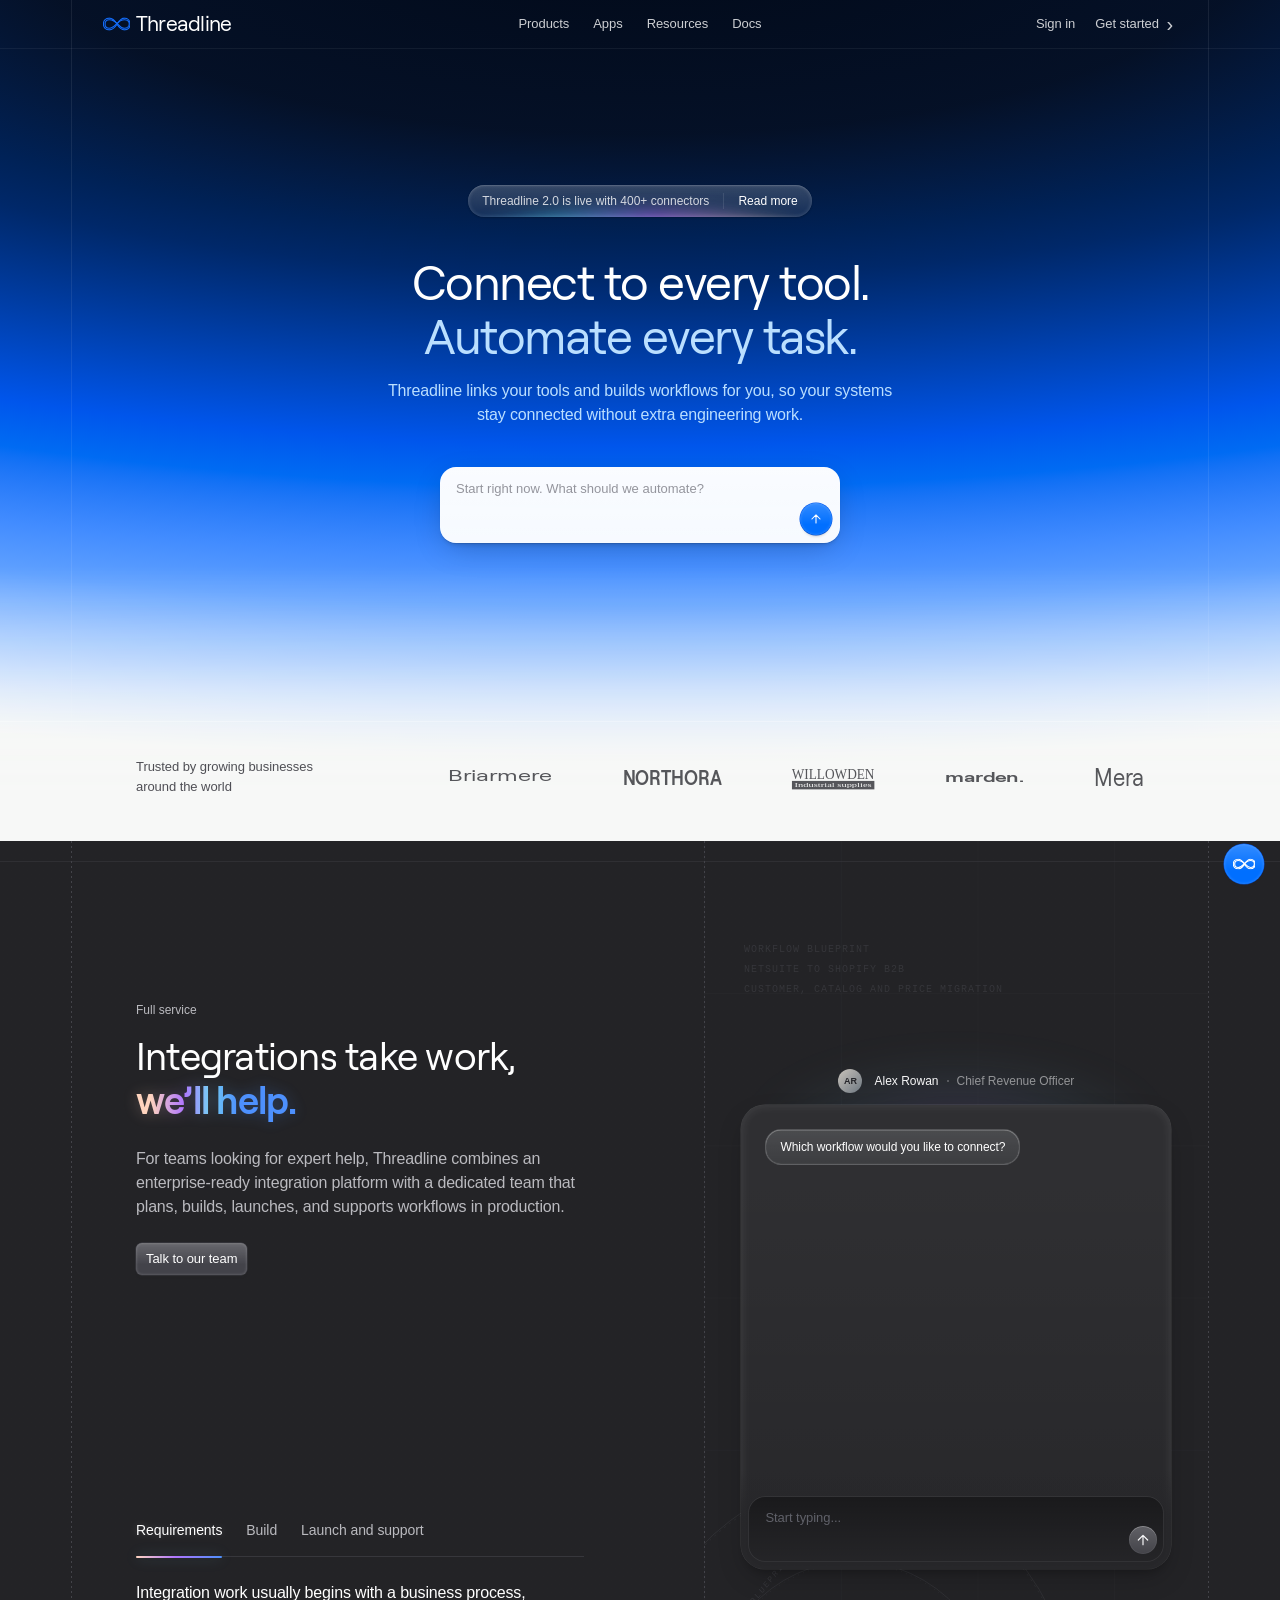
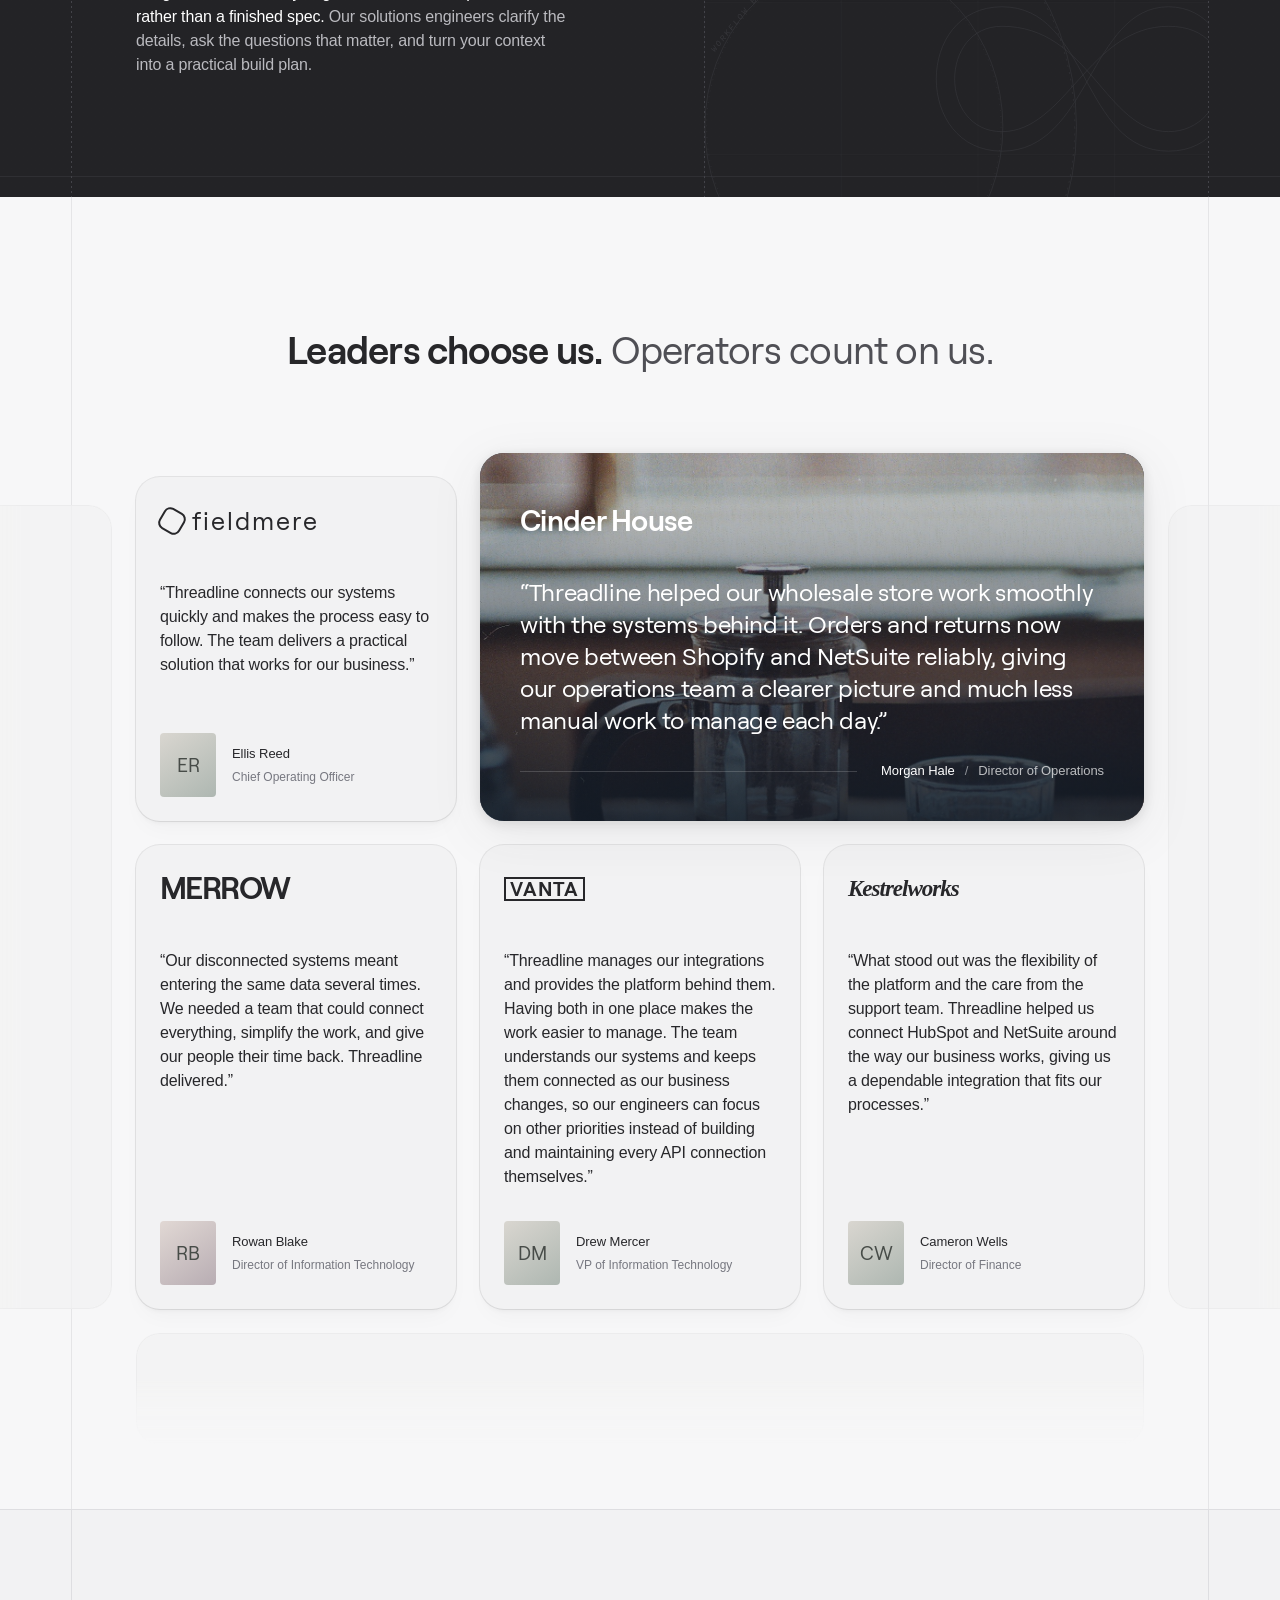
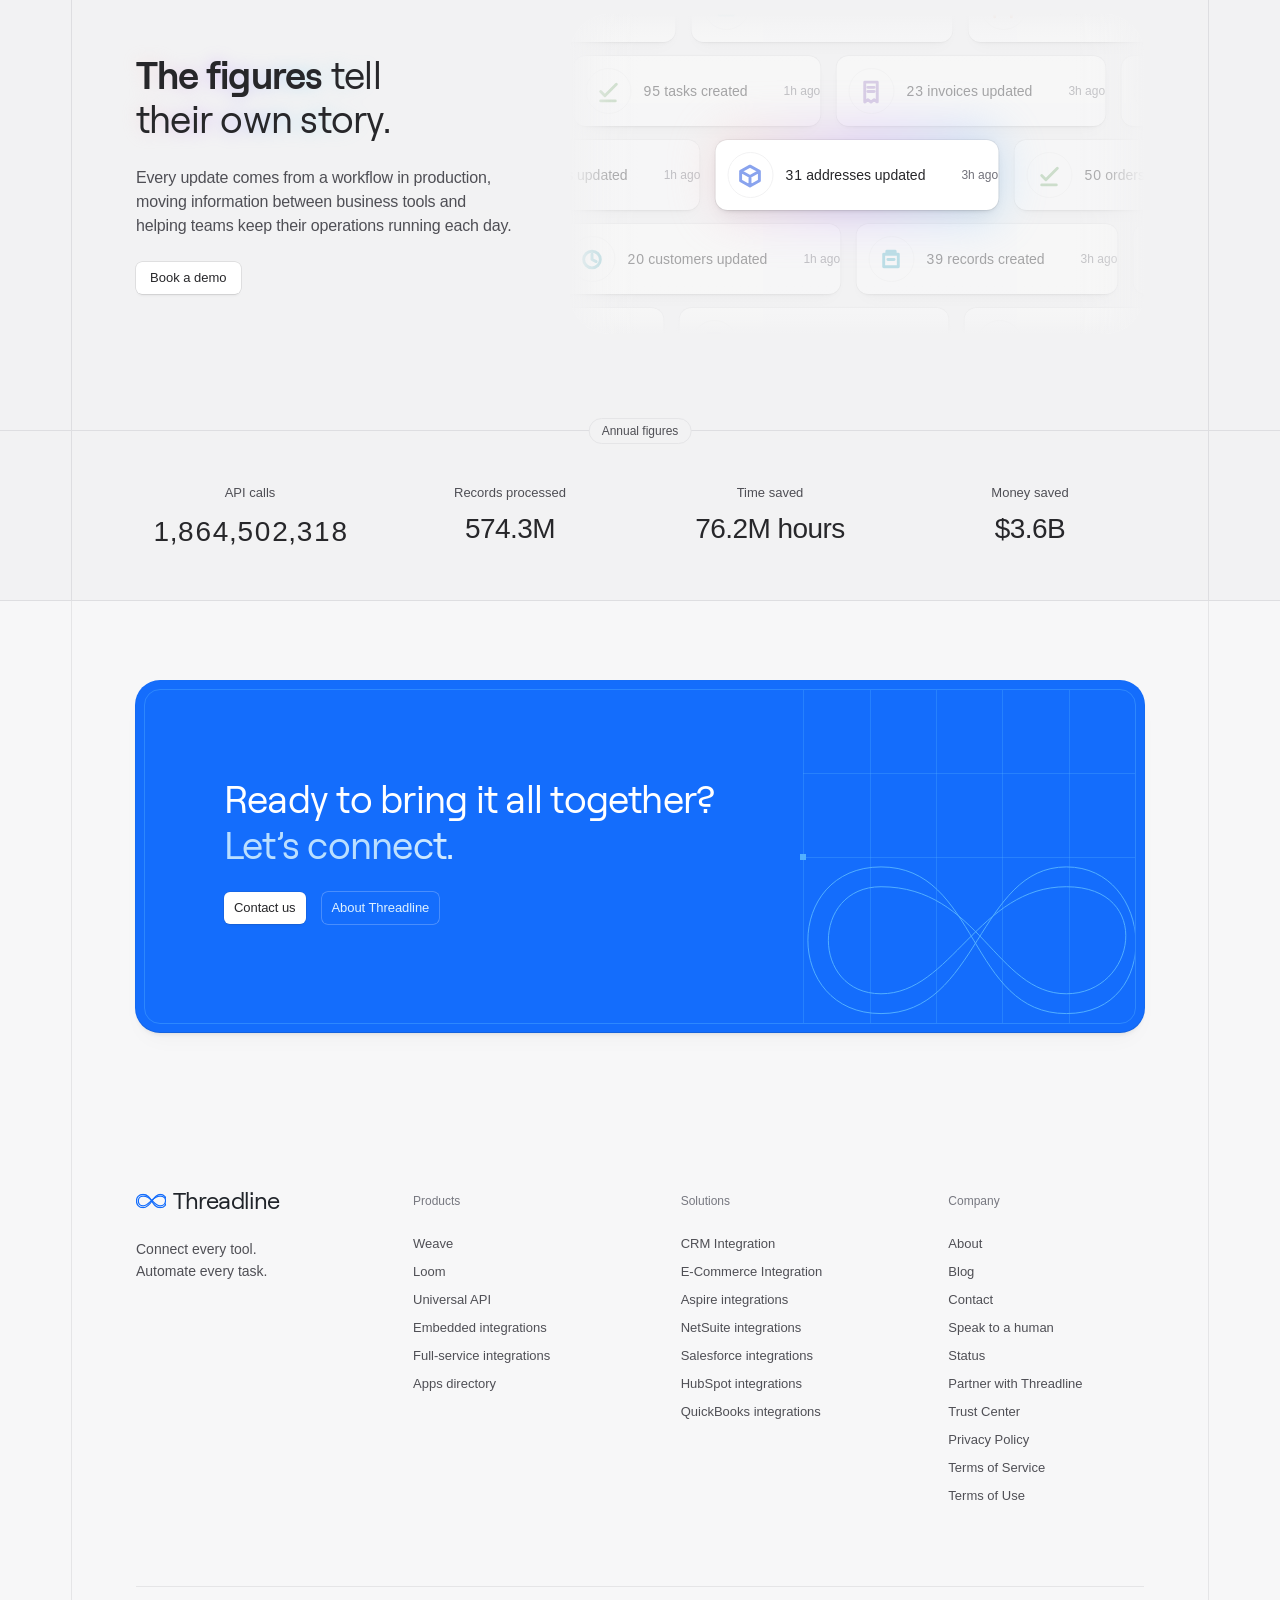
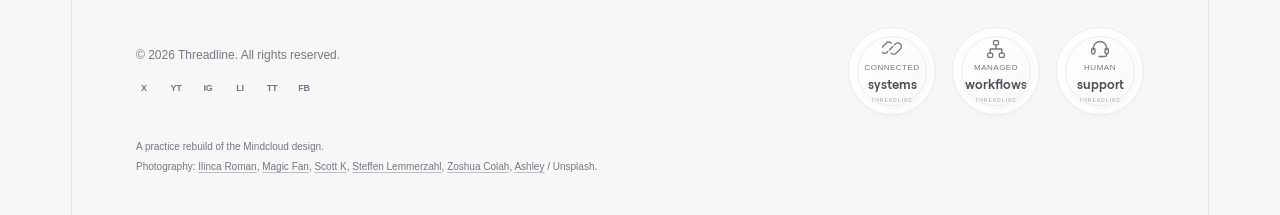
<file: rebuilds/05-mindcloud/index.html>
<!doctype html>
<html lang="en">
<head>
  <meta charset="utf-8">
  <meta name="viewport" content="width=device-width, initial-scale=1">
  <title>Threadline — Connect your tools</title>
  <link rel="preload" href="assets/roobert-regular.woff2" as="font" type="font/woff2" crossorigin>
  <link rel="stylesheet" href="styles.css?v=6">
  <link rel="stylesheet" href="service.css?v=7">
  <link rel="stylesheet" href="testimonials.css?v=10">
  <link rel="stylesheet" href="numbers.css?v=12">
  <link rel="stylesheet" href="closing.css?v=14">
  <link rel="stylesheet" href="brand.css?v=15">
  <link rel="stylesheet" href="footer.css?v=19">
  <script src="script.js?v=6" defer></script>
  <script src="service.js?v=7" defer></script>
  <script src="testimonials.js?v=10" defer></script>
  <script src="numbers.js?v=12" defer></script>
</head>
<body>
  <!-- One original Threadline loop is reused in every brand treatment. -->
  <svg xmlns="http://www.w3.org/2000/svg" width="0" height="0" aria-hidden="true" focusable="false" style="position: absolute; overflow: hidden">
    <defs>
      <symbol id="threadline-loop" viewBox="0 0 340 168">
        <path fill="none" d="M80 10C-20 10-20 158 80 158S180 10 270 10 370 158 270 158 180 10 80 10Z"/>
        <path fill="none" d="M80 30C8 30 8 138 80 138S180 30 270 30 342 138 270 138 180 30 80 30Z"/>
      </symbol>
    </defs>
  </svg>

  <header class="site-header">
    <div class="header-main">
      <a class="wordmark" href="#" aria-label="Threadline home"><svg class="threadline-mark" viewBox="0 0 340 168" aria-hidden="true" focusable="false"><use href="#threadline-loop"/></svg><span>Threadline</span></a>
      <nav class="desktop-nav" aria-label="Primary navigation">
        <div class="menu-shell">
          <button class="nav-link" aria-expanded="false" aria-controls="products-menu">Products</button>
          <div class="dropdown" id="products-menu"><div class="menu-panel" data-menu="products"></div></div>
        </div>
        <a class="nav-link" href="#">Apps</a>
        <div class="menu-shell">
          <a class="nav-link" href="#" aria-haspopup="true">Resources</a>
          <div class="dropdown"><div class="menu-panel" data-menu="resources"></div></div>
        </div>
        <div class="menu-shell">
          <a class="nav-link" href="#" aria-haspopup="true">Docs</a>
          <div class="dropdown docs-dropdown"><div class="docs-panel"><div class="docs-products"><p class="menu-heading">Product Documentation</p><div data-menu="docsProducts"></div></div><div class="docs-api"><p class="menu-heading">API Documentation</p><div data-menu="docsApi"></div></div></div></div>
        </div>
      </nav>
      <div class="header-actions"><a class="nav-link" href="#">Sign in</a><a class="nav-link" href="#">Get started <span class="chevron" aria-hidden="true">›</span></a></div>
      <button class="menu-toggle" aria-label="Open navigation menu" aria-expanded="false" aria-controls="mobile-menu"><span></span><span></span></button>
    </div>
    <div class="mobile-menu" id="mobile-menu" inert>
      <div class="mobile-top"><button class="menu-close" aria-label="Close navigation menu">×</button></div>
      <p class="mobile-eyebrow">Navigation</p>
      <nav class="mobile-nav" aria-label="Mobile navigation">
        <div class="mobile-products"><button class="mobile-products-toggle" aria-expanded="false" aria-controls="mobile-products">Products <svg viewBox="0 0 24 24" aria-hidden="true"><path d="m6 9 6 6 6-6"/></svg></button><div class="mobile-products-wrap" id="mobile-products" inert><div data-menu="mobileProducts"></div></div></div>
        <a href="#">Apps</a><a href="#">Resources</a><a href="#">Docs</a>
      </nav>
      <div class="mobile-actions"><a href="#">Sign in</a><a href="#">Get started <span aria-hidden="true">›</span></a></div>
    </div>
  </header>
  <main>
    <section class="hero" aria-labelledby="hero-title">
      <div class="hero-gradient" aria-hidden="true"></div>
      <div class="hero-content">
        <div class="hero-copy">
          <a class="announcement" href="#"><span class="announcement-label">Threadline 2.0 is live with 400+ connectors</span><span class="announcement-divider" aria-hidden="true"></span><span>Read more</span></a>
          <h1 id="hero-title"><span>Connect to every tool.</span><span>Automate every task.</span></h1>
          <p class="subtitle">Threadline links your tools and builds workflows for you, so your systems stay connected without extra engineering work.</p>
        </div>
        <div class="input-slot">
          <div class="input-intro" aria-hidden="true"><svg viewBox="0 0 400 76" preserveAspectRatio="none"><rect class="orbit orbit-top" x=".5" y=".5" width="399" height="75" rx="16" pathLength="100"/><rect class="orbit orbit-bottom" x=".5" y=".5" width="399" height="75" rx="16" pathLength="100"/></svg></div>
          <form class="prompt-form" aria-label="Ask Threadline">
            <label class="sr-only" for="prompt">Ask Threadline</label>
            <textarea id="prompt" class="prompt-input" rows="1" placeholder="Start right now. What should we automate?"></textarea>
            <button class="prompt-button" type="submit" aria-label="Submit automation request"><svg viewBox="0 0 24 24" aria-hidden="true"><path d="M12 19V5m-7 7 7-7 7 7"/></svg></button>
          </form>
        </div>
      </div>
      <section class="customer-strip" aria-label="Trusted companies">
        <h2>Trusted by growing businesses<br> around the world</h2>
        <div class="customer-marquee">
          <div class="customer-desktop-mask">
            <ul class="customer-desktop-list" aria-label="Customer companies"></ul>
          </div>
          <div class="customer-mobile-mask">
            <div class="customer-mobile-track"></div>
          </div>
        </div>
      </section>
    </section>
    <section class="service-section" aria-labelledby="service-title">
      <div class="service-frame service-frame-left" aria-hidden="true"></div>
      <div class="service-frame service-frame-center" aria-hidden="true"></div>
      <div class="service-frame service-frame-right" aria-hidden="true"></div>
      <div class="service-pattern" aria-hidden="true">
        <div class="blueprint-heading"><span>WORKFLOW BLUEPRINT</span><span>NETSUITE TO SHOPIFY B2B</span><span>CUSTOMER, CATALOG AND PRICE MIGRATION</span></div>
        <svg class="blueprint-pattern" viewBox="0 0 576 980" preserveAspectRatio="none"><defs><pattern id="blueprint-grid" width="156" height="156" patternUnits="userSpaceOnUse"><path d="M156 0H0V156" fill="none" stroke="currentColor" stroke-width=".5"/></pattern></defs><rect width="576" height="980" fill="url(#blueprint-grid)"/><g class="blueprint-orbit orbit-inner"><circle cx="171" cy="908" r="170"/><circle cx="171" cy="908" r="168" stroke-dasharray="1 5"/><text x="12" y="832" transform="rotate(-48 12 832)">WORKFLOW BLUEPRINT / 01.024</text></g><g class="blueprint-orbit orbit-outer"><circle cx="171" cy="908" r="252" stroke-dasharray="2 5"/><circle cx="171" cy="908" r="254"/></g><g class="thread-pattern"><use href="#threadline-loop" x="260" y="775" width="340" height="168"/></g></svg>
      </div>
      <div class="service-inner">
        <div class="service-main">
          <div class="service-copy">
            <p class="service-eyebrow">Full service</p>
            <h2 id="service-title"><span>Integrations take work,</span><span class="service-accent" data-copy="we’ll help.">we’ll help.</span></h2>
            <p class="service-description">For teams looking for expert help, Threadline combines an enterprise-ready integration platform with a dedicated team that plans, builds, launches, and supports workflows in production.</p>
            <a class="service-cta" href="#"><span>Talk to our team</span></a>
          </div>
          <div class="service-tabs">
            <div class="service-tab-list" role="tablist" aria-label="Full service process">
              <span class="service-tab-indicator" aria-hidden="true"></span>
              <button id="service-tab-requirements" class="service-tab" role="tab" type="button" aria-selected="true" aria-controls="service-panel" data-stage="requirements"><span>Requirements</span></button>
              <button id="service-tab-build" class="service-tab" role="tab" type="button" aria-selected="false" aria-controls="service-panel" data-stage="build"><span>Build</span></button>
              <button id="service-tab-launch" class="service-tab" role="tab" type="button" aria-selected="false" aria-controls="service-panel" data-stage="launch"><span class="service-label-long">Launch and support</span><span class="service-label-short">Launch</span></button>
            </div>
            <p class="service-tab-description" id="service-panel" role="tabpanel" aria-labelledby="service-tab-requirements"><span class="service-tab-lead">Integration work usually begins with a business process, rather than a finished spec.</span> <span class="service-tab-body">Our solutions engineers clarify the details, ask the questions that matter, and turn your context into a practical build plan.</span></p>
          </div>
        </div>
      </div>
      <div class="service-visual" aria-hidden="true">
        <div class="service-demo">
          <div class="service-profile"><span class="service-avatar">AR</span><span class="service-profile-meta"><span class="service-person">Alex Rowan</span><span class="service-person-dot"></span><span class="service-role">Chief Revenue Officer</span></span></div>
          <div class="service-card"><div class="service-scene"></div></div>
        </div>
      </div>
    </section>
    <section class="stories-section" aria-labelledby="stories-title">
      <div class="stories-inner">
        <h2 class="stories-title" id="stories-title"><strong>Leaders choose us.</strong> Operators count on us.</h2>
        <div class="stories-frame">
          <div class="story-shell story-shell-left" aria-hidden="true"></div>
          <div class="story-shell story-shell-right" aria-hidden="true"></div>
          <div class="story-shell story-shell-bottom" aria-hidden="true"></div>
          <div class="stories-grid">
            <article class="story-feature" aria-label="Customer experiences">
            <div class="story-background is-current"><img src="assets/testimonial-coffee.jpg" alt="Coffee press on a table" loading="lazy" decoding="async" width="1440" height="960"></div>
            <div class="story-background story-background-abstract" aria-hidden="true"></div>
            <div class="story-background"><img src="assets/testimonial-workshop.jpg" alt="Quiet workshop and tools" loading="lazy" decoding="async" width="1440" height="960"></div>
            <div class="story-background"><img src="assets/testimonial-espresso.jpg" alt="Espresso flowing from a coffee machine" loading="lazy" decoding="async" width="1440" height="960"></div>
            <div class="story-background"><img src="assets/testimonial-construction.jpg" alt="Unfinished building interior" loading="lazy" decoding="async" width="1440" height="960"></div>
            <div class="story-background"><img src="assets/testimonial-healthcare.jpg" alt="Empty healthcare room" loading="lazy" decoding="async" width="1440" height="960"></div>
            <div class="story-background" style="--photo-position: center 20%"><img src="assets/testimonial-warehouse.jpg" alt="Warehouse shelves and equipment" loading="lazy" decoding="async" width="1440" height="960"></div>
              <div class="story-feature-copy">
                <div class="story-feature-wordmark">Cinder House</div>
                <div class="story-feature-content">
                  <blockquote class="story-feature-quote">“Threadline connects the tools behind our daily work.”</blockquote>
                  <div class="story-feature-meta"><span class="story-feature-rule" aria-hidden="true"></span><div class="story-feature-person"><span class="story-feature-name">Morgan Hale</span><span class="story-feature-separator" aria-hidden="true">/</span><span class="story-feature-role">Director of Operations</span></div></div>
                </div>
              </div>
            </article>
          <article class="story-card story-card-lead">
            <div class="story-wordmark story-mark-fieldmere">fieldmere</div>
            <div class="story-card-content">
              <blockquote class="story-quote">“Threadline connects our systems quickly and makes the process easy to follow. The team delivers a practical solution that works for our business.”</blockquote>
              <div class="story-person"><span class="story-avatar" aria-hidden="true">ER</span><div><h3 class="story-person-name">Ellis Reed</h3><p class="story-person-role">Chief Operating Officer</p></div></div>
            </div>
          </article>
          <article class="story-card">
            <div class="story-wordmark story-mark-merrow">MERROW</div>
            <div class="story-card-content">
              <blockquote class="story-quote">“Our disconnected systems meant entering the same data several times. We needed a team that could connect everything, simplify the work, and give our people their time back. Threadline delivered.”</blockquote>
              <div class="story-person"><span class="story-avatar" aria-hidden="true">RB</span><div><h3 class="story-person-name">Rowan Blake</h3><p class="story-person-role">Director of Information Technology</p></div></div>
            </div>
          </article>
          <article class="story-card">
            <div class="story-wordmark story-mark-vanta">VANTA</div>
            <div class="story-card-content">
              <blockquote class="story-quote">“Threadline manages our integrations and provides the platform behind them. Having both in one place makes the work easier to manage. The team understands our systems and keeps them connected as our business changes, so our engineers can focus on other priorities instead of building and maintaining every API connection themselves.”</blockquote>
              <div class="story-person"><span class="story-avatar" aria-hidden="true">DM</span><div><h3 class="story-person-name">Drew Mercer</h3><p class="story-person-role">VP of Information Technology</p></div></div>
            </div>
          </article>
          <article class="story-card">
            <div class="story-wordmark story-mark-kestrel">Kestrelworks</div>
            <div class="story-card-content">
              <blockquote class="story-quote">“What stood out was the flexibility of the platform and the care from the support team. Threadline helped us connect HubSpot and NetSuite around the way our business works, giving us a dependable integration that fits our processes.”</blockquote>
              <div class="story-person"><span class="story-avatar" aria-hidden="true">CW</span><div><h3 class="story-person-name">Cameron Wells</h3><p class="story-person-role">Director of Finance</p></div></div>
            </div>
          </article>
          </div>
        </div>
      </div>
    </section>
    <section class="production-section" aria-labelledby="production-title">
      <div class="production-stage">
        <div class="production-inner production-layout">
          <div class="production-copy">
            <h2 class="production-title" id="production-title" data-glow="The figures tell&#10;their own story."><strong>The figures</strong> tell<br>their own story.</h2>
            <p class="production-description">Every update comes from a workflow in production, moving information between business tools and helping teams keep their operations running each day.</p>
            <a class="production-cta" href="#">Book a demo</a>
          </div>
          <div class="activity-viewport" aria-hidden="true"><div class="activity-world"></div></div>
        </div>
      </div>
      <div class="production-annual">
        <p class="annual-label">Annual figures</p>
        <dl class="production-inner production-metrics">
          <div class="production-metric"><dt>API calls</dt><dd><a href="#" aria-label="API calls breakdown"><span class="number-reel annual-api-counter" role="img" aria-label="1,864,502,318"></span></a></dd></div>
          <div class="production-metric"><dt>Records processed</dt><dd><a href="#" aria-label="Records processed breakdown">574.3M</a></dd></div>
          <div class="production-metric"><dt>Time saved</dt><dd><a href="#" aria-label="Time saved breakdown">76.2M hours</a></dd></div>
          <div class="production-metric"><dt>Money saved</dt><dd><a href="#" aria-label="Money saved breakdown">$3.6B</a></dd></div>
        </dl>
      </div>
    </section>
    <section class="closing-section" aria-labelledby="closing-title">
      <div class="closing-card">
        <div class="closing-rim">
          <div class="closing-copy">
            <h2 class="closing-title" id="closing-title"><span>Ready to bring it all together?</span><span class="closing-title-accent">Let’s connect.</span></h2>
            <div class="closing-actions">
              <a class="closing-primary" href="#"><span>Contact us</span></a>
              <a class="closing-secondary" href="#"><span>About Threadline</span></a>
            </div>
          </div>
          <div class="closing-art" aria-hidden="true">
            <span class="closing-grid-horizontal closing-grid-top"></span>
            <span class="closing-grid-horizontal closing-grid-bottom"></span>
            <span class="closing-grid-vertical" style="--line: 0"></span>
            <span class="closing-grid-vertical" style="--line: 1"></span>
            <span class="closing-grid-vertical" style="--line: 2"></span>
            <span class="closing-grid-vertical" style="--line: 3"></span>
            <span class="closing-grid-vertical" style="--line: 4"></span>
            <span class="closing-grid-dot"></span>
            <svg class="closing-thread" viewBox="0 0 340 168" preserveAspectRatio="none"><use href="#threadline-loop"/></svg>
          </div>
        </div>
      </div>
    </section>
  </main>
  <footer class="site-footer" id="footer">
    <div class="footer-inner">
      <div class="footer-top">
        <div class="footer-brand">
          <div class="footer-wordmark"><svg class="threadline-mark" viewBox="0 0 340 168" aria-hidden="true" focusable="false"><use href="#threadline-loop"/></svg><span>Threadline</span></div>
          <p class="footer-tagline">Connect every tool.<br>Automate every task.</p>
        </div>
        <div class="footer-columns">
          <nav class="footer-column" aria-labelledby="footer-products-title">
            <h2 id="footer-products-title">Products</h2>
            <ul>
              <li><a href="#">Weave</a></li>
              <li><a href="#">Loom</a></li>
              <li><a href="#">Universal API</a></li>
              <li><a href="#">Embedded integrations</a></li>
              <li><a href="#">Full-service integrations</a></li>
              <li><a href="#">Apps directory</a></li>
            </ul>
          </nav>
          <nav class="footer-column" aria-labelledby="footer-solutions-title">
            <h2 id="footer-solutions-title">Solutions</h2>
            <ul>
              <li><a href="#">CRM Integration</a></li>
              <li><a href="#">E-Commerce Integration</a></li>
              <li><a href="#">Aspire integrations</a></li>
              <li><a href="#">NetSuite integrations</a></li>
              <li><a href="#">Salesforce integrations</a></li>
              <li><a href="#">HubSpot integrations</a></li>
              <li><a href="#">QuickBooks integrations</a></li>
            </ul>
          </nav>
          <nav class="footer-column" aria-labelledby="footer-company-title">
            <h2 id="footer-company-title">Company</h2>
            <ul>
              <li><a href="#">About</a></li>
              <li><a href="#">Blog</a></li>
              <li><a href="#">Contact</a></li>
              <li><a href="#">Speak to a human</a></li>
              <li><a href="#">Status</a></li>
              <li><a href="#">Partner with Threadline</a></li>
              <li><a href="#">Trust Center</a></li>
              <li><a href="#">Privacy Policy</a></li>
              <li><a href="#">Terms of Service</a></li>
              <li><a href="#">Terms of Use</a></li>
            </ul>
          </nav>
        </div>
      </div>
      <div class="footer-bottom">
        <div class="footer-meta">
          <div class="footer-meta-left">
            <p class="footer-copyright">© 2026 Threadline. All rights reserved.</p>
            <nav class="footer-socials" aria-label="Social media">
              <a class="footer-social" href="#" aria-label="X">X</a>
              <a class="footer-social" href="#" aria-label="YouTube">YT</a>
              <a class="footer-social" href="#" aria-label="Instagram">IG</a>
              <a class="footer-social" href="#" aria-label="LinkedIn">LI</a>
              <a class="footer-social" href="#" aria-label="TikTok">TT</a>
              <a class="footer-social" href="#" aria-label="Facebook">FB</a>
            </nav>
          </div>
          <div class="footer-badges" aria-label="Our service">
            <a class="footer-badge" href="#" aria-label="Connected systems">
              <svg class="footer-badge-icon" viewBox="0 0 24 24" aria-hidden="true" focusable="false"><path d="m10 14 4-4M8 16l-1 1a4 4 0 0 1-6-6l5-5a4 4 0 0 1 6 0M16 8l1-1a4 4 0 0 1 6 6l-5 5a4 4 0 0 1-6 0" transform="translate(-1 -1)"/></svg>
              <span class="footer-badge-top" aria-hidden="true">Connected</span><strong aria-hidden="true">systems</strong><span class="footer-badge-bottom" aria-hidden="true">THREADLINE</span></a>
            <a class="footer-badge" href="#" aria-label="Managed workflows">
              <svg class="footer-badge-icon" viewBox="0 0 24 24" aria-hidden="true" focusable="false"><rect x="9" y="2" width="6" height="5" rx="1.2"/><rect x="2" y="17" width="6" height="5" rx="1.2"/><rect x="16" y="17" width="6" height="5" rx="1.2"/><path d="M12 7v5M5 17v-5h14v5"/></svg>
              <span class="footer-badge-top" aria-hidden="true">Managed</span><strong aria-hidden="true">workflows</strong><span class="footer-badge-bottom" aria-hidden="true">THREADLINE</span></a>
            <a class="footer-badge" href="#" aria-label="Human support">
              <svg class="footer-badge-icon" viewBox="0 0 24 24" aria-hidden="true" focusable="false"><path d="M4 13v-2a8 8 0 0 1 16 0v2M20 17v2a2 2 0 0 1-2 2h-4"/><rect x="2" y="11" width="4" height="7" rx="2"/><rect x="18" y="11" width="4" height="7" rx="2"/><path d="M11 21h3"/></svg>
              <span class="footer-badge-top" aria-hidden="true">Human</span><strong aria-hidden="true">support</strong><span class="footer-badge-bottom" aria-hidden="true">THREADLINE</span></a>
          </div>
        </div>
        <div class="footer-credits">
          <p>A practice rebuild of the Mindcloud design.</p>
          <p>Photography: <a href="https://unsplash.com/photos/french-press-coffee-and-glass-of-water-on-table-FsbyRrEXBOI" target="_blank" rel="noopener noreferrer">Ilinca Roman</a>, <a href="https://unsplash.com/photos/a-workshop-interior-with-a-window-and-tools-sChctDcYoio" target="_blank" rel="noopener noreferrer">Magic Fan</a>, <a href="https://unsplash.com/photos/fresh-espresso-pouring-from-a-coffee-machine-portafilter-O9AtwHvKkko" target="_blank" rel="noopener noreferrer">Scott K</a>, <a href="https://unsplash.com/photos/a-room-that-is-under-construction-with-concrete-walls-pBZBbCqyW8M" target="_blank" rel="noopener noreferrer">Steffen Lemmerzahl</a>, <a href="https://unsplash.com/photos/a-hospital-room-with-two-beds-and-a-desk-xj611Vq9ky0" target="_blank" rel="noopener noreferrer">Zoshua Colah</a>, <a href="https://unsplash.com/photos/a-warehouse-filled-with-lots-of-boxes-and-pallets-28b8xlTT5t4" target="_blank" rel="noopener noreferrer">Ashley</a> / Unsplash.</p>
        </div>
      </div>
    </div>
  </footer>

  <div class="planning-backdrop" hidden>
    <section class="planning-dialog" role="dialog" aria-modal="true" aria-label="Plan your automation" tabindex="-1">
      <div class="planning-controls">
        <button class="icon-button planning-reset" type="button" aria-label="Start over"><svg viewBox="0 0 24 24" aria-hidden="true"><path d="M20 11a8 8 0 1 1-2.4-5.7M20 3v6h-6"/></svg></button>
        <button class="icon-button planning-close" type="button" aria-label="Close chat"><svg viewBox="0 0 24 24" aria-hidden="true"><path d="m6 6 12 12M6 18 18 6"/></svg></button>
      </div>
      <div class="planning-conversation">
        <div class="planning-messages" role="log" aria-label="Conversation" aria-live="polite">
          <p class="agent-greeting">Hi, I’m Weave, Threadline’s AI agent. What would you like to automate?</p>
        </div>
        <form class="planning-composer" aria-label="Message Threadline">
          <label class="sr-only" for="planning-message">Message Threadline</label>
          <textarea id="planning-message" rows="1" placeholder="Start right now. What should we automate?"></textarea>
          <button class="prompt-button" type="submit" aria-label="Send message" disabled><svg viewBox="0 0 24 24" aria-hidden="true"><path d="M12 19V5m-7 7 7-7 7 7"/></svg></button>
        </form>
      </div>
      <aside class="automation-plan" aria-label="Your automation plan">
        <button class="mobile-plan-toggle" type="button" aria-expanded="false" aria-controls="plan-content"><span>Your automation plan</span><span class="mobile-plan-status">0% ready <svg viewBox="0 0 24 24" aria-hidden="true"><path d="m6 9 6 6 6-6"/></svg></span></button>
        <div class="plan-content" id="plan-content">
          <h2>Your automation plan</h2>
          <p class="plan-intro">We’ll build this as we talk: what you need and how to make it happen.</p>
          <div class="plan-progress-label"><span>Ready to get started</span><span>0%</span></div>
          <div class="plan-progress" role="progressbar" aria-label="Ready to get started" aria-valuenow="0" aria-valuemin="0" aria-valuemax="100"></div>
          <div class="plan-group"><h3>Your tools</h3><span class="plan-empty">No known apps yet</span></div>
          <div class="plan-group"><h3>Recommended for you</h3><span class="plan-empty">No matching products yet</span></div>
          <div class="plan-group"><h3>Who should build it</h3><div class="plan-choices" role="group" aria-label="Who should build it"><button type="button" aria-pressed="true"><svg class="threadline-mark" viewBox="0 0 340 168" aria-hidden="true" focusable="false"><use href="#threadline-loop"/></svg><span>Threadline</span></button><button type="button" aria-pressed="false"><svg viewBox="0 0 24 24" aria-hidden="true"><circle cx="12" cy="12" r="9"/><circle cx="12" cy="9" r="3"/><path d="M6 19c0-7 12-7 12 0"/></svg> Me</button></div></div>
        </div>
      </aside>
    </section>
  </div>
  <button class="support-launcher" type="button" aria-label="Open support chat" aria-expanded="false" aria-controls="support-chat"><svg class="threadline-mark" viewBox="0 0 340 168" aria-hidden="true" focusable="false"><use href="#threadline-loop"/></svg></button>
  <section class="support-chat" id="support-chat" role="dialog" aria-label="Threadline support" hidden>
    <div class="support-header">
      <span class="support-avatar" aria-hidden="true"></span>
      <div><h2>Threadline</h2><p>We typically reply in a few minutes</p></div>
      <button class="icon-button support-expand" type="button" aria-label="Expand support chat" aria-pressed="false"><svg viewBox="0 0 24 24" aria-hidden="true"><path d="M14 4h6v6m0-6-7 7M10 20H4v-6m0 6 7-7"/></svg></button>
      <button class="icon-button support-close" type="button" aria-label="Close support chat"><svg viewBox="0 0 24 24" aria-hidden="true"><path d="m5 5 14 14M5 19 19 5"/></svg></button>
    </div>
    <div class="support-messages" role="log" aria-label="Support conversation" aria-live="polite"><p class="support-greeting">Have a question? I’m happy to help.</p></div>
    <form class="support-composer" aria-label="Message support">
      <label class="sr-only" for="support-message">Message support</label>
      <textarea id="support-message" rows="1" placeholder="Ask me anything..."></textarea>
      <label class="attachment-button" aria-label="Attach a file" title="Attach a file"><input type="file" class="sr-only" id="support-file"><svg viewBox="0 0 24 24" aria-hidden="true"><path d="m8 13 7-7a3 3 0 0 1 4 4L9 20a5 5 0 0 1-7-7L13 2m-7 14 10-10"/></svg></label>
      <button class="icon-button support-send" type="submit" aria-label="Send support message" disabled><svg viewBox="0 0 24 24" aria-hidden="true"><path d="m21 3-6 18-4-8-8-4Zm0 0L11 13"/></svg></button>
    </form>
    <p class="support-attachment" hidden></p>
  </section>

</body>
</html>
</file>
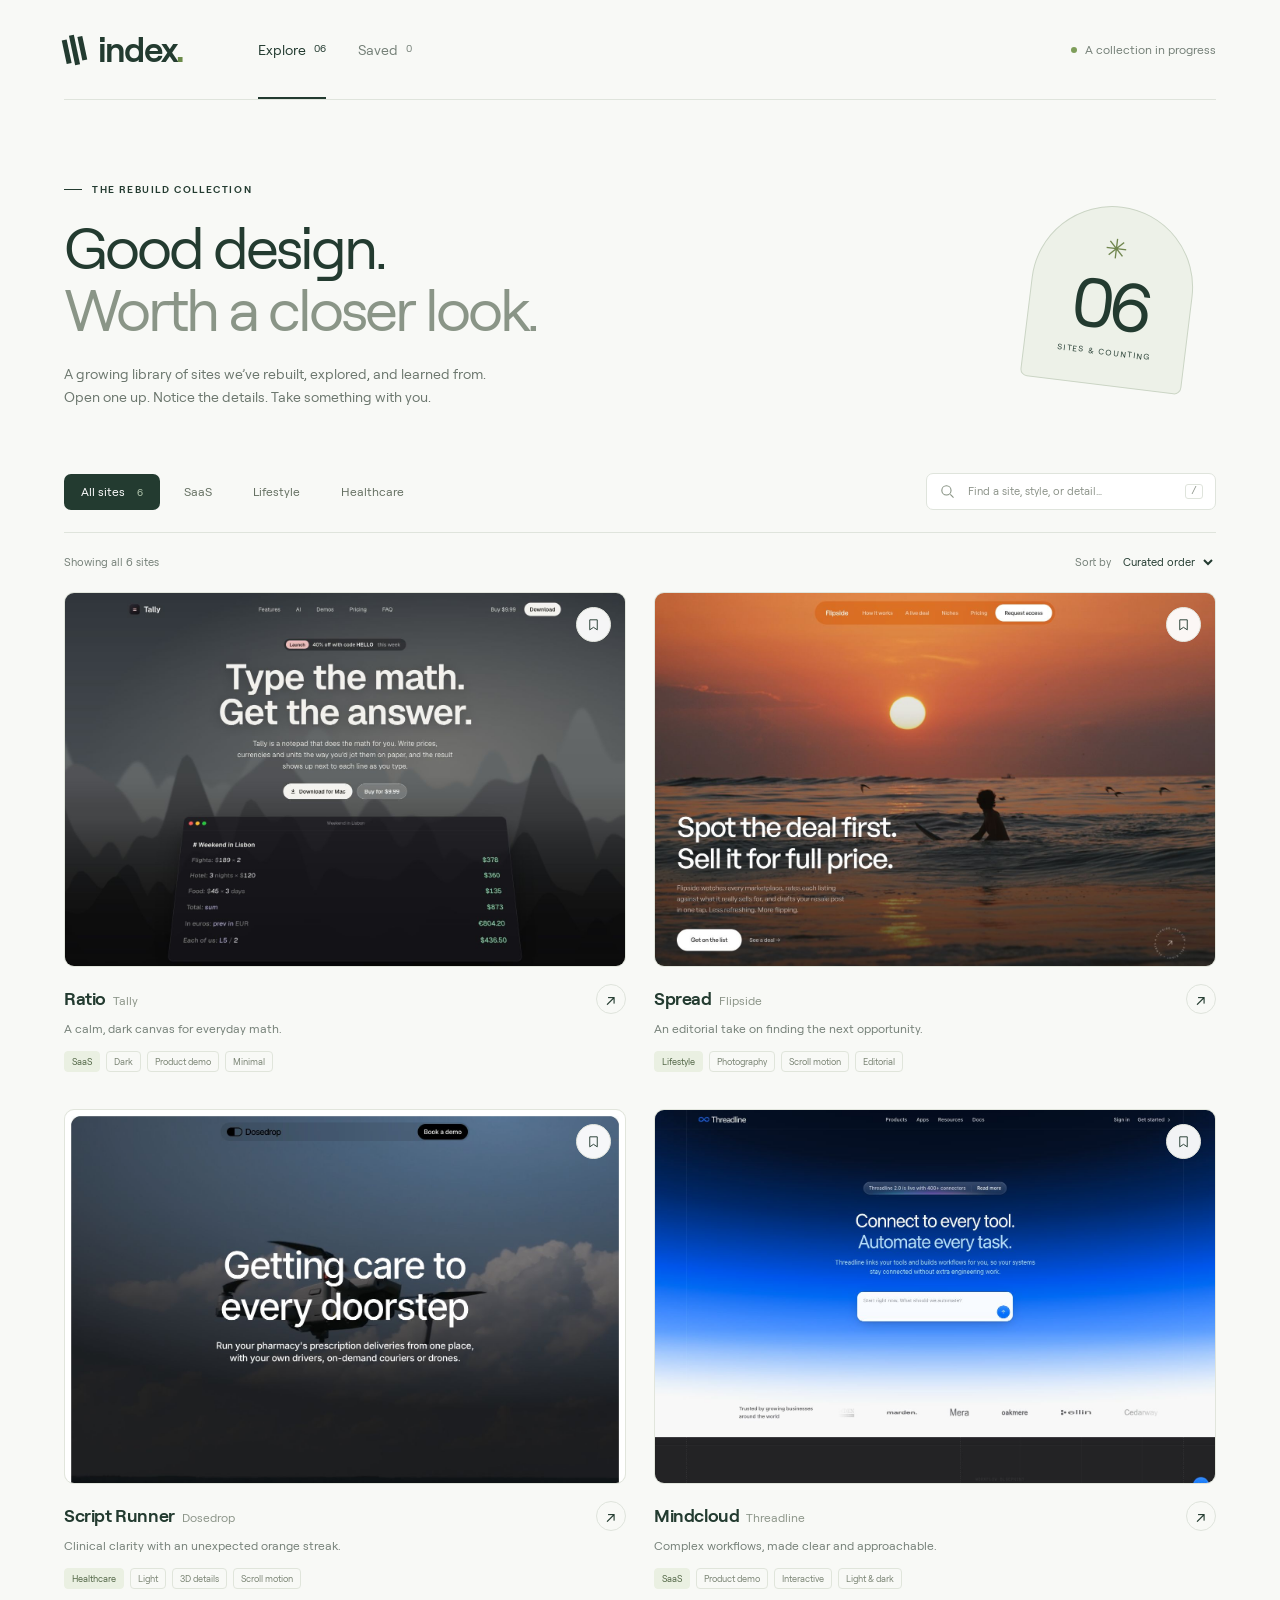
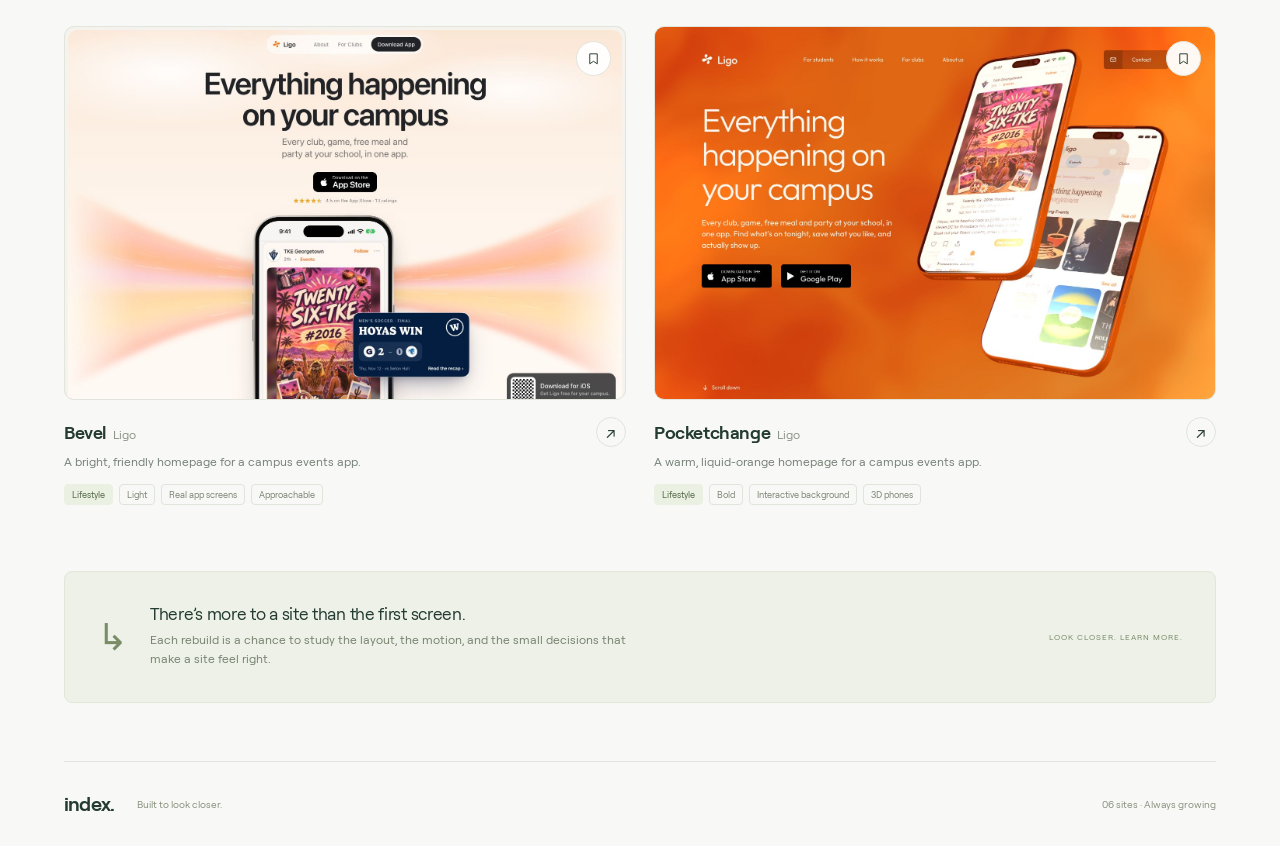
<file: rebuilds/07-index/index.html>
<!doctype html>
<html lang="en">
<head>
  <meta charset="utf-8">
  <meta name="viewport" content="width=device-width, initial-scale=1">
  <meta name="theme-color" content="#f8f9f6">
  <meta name="description" content="A growing library of websites rebuilt, explored, and learned from.">
  <title>Index — a library of good design</title>
  <link rel="icon" href="data:image/svg+xml,%3Csvg xmlns='http://www.w3.org/2000/svg' viewBox='0 0 40 40'%3E%3Crect width='40' height='40' rx='10' fill='%23254035'/%3E%3Cpath d='M12 10h5v20h-5zm11 0h5v20h-5z' fill='%23d7f78b'/%3E%3C/svg%3E">
  <link rel="stylesheet" href="styles.css?v=2">
  <script src="script.js?v=3" defer></script>
</head>
<body>
  <div class="page">
    <header class="header">
      <a class="brand" href="./" aria-label="Index home"><span class="brand-mark" aria-hidden="true"><i></i><i></i><i></i></span>index<span class="brand-dot">.</span></a>
      <nav aria-label="Collection"><button class="nav-link active" data-view="all" aria-pressed="true">Explore <span>06</span></button><button class="nav-link" data-view="saved" aria-pressed="false">Saved <span id="savedCount">0</span></button></nav>
      <span class="header-note"><span class="status-dot"></span>A collection in progress</span>
    </header>
    <main>
      <section class="intro" aria-labelledby="title">
        <div class="intro-copy"><p class="eyebrow"><span></span>THE REBUILD COLLECTION</p><h1 id="title">Good design.<br><span>Worth a closer look.</span></h1><p class="intro-description">A growing library of sites we’ve rebuilt, explored, and learned from. Open one up. Notice the details. Take something with you.</p></div>
        <div class="collection-stamp" aria-label="Six sites and counting"><span class="stamp-stars" aria-hidden="true">✳</span><span class="stamp-number">06</span><span class="stamp-label">SITES & COUNTING</span></div>
      </section>
      <section class="collection" aria-label="Website collection">
        <div class="browse-bar"><div class="filters" role="group" aria-label="Filter by category"><button class="filter active" data-category="all" aria-pressed="true">All sites <span>6</span></button><button class="filter" data-category="saas" aria-pressed="false">SaaS</button><button class="filter" data-category="lifestyle" aria-pressed="false">Lifestyle</button><button class="filter" data-category="healthcare" aria-pressed="false">Healthcare</button></div><label class="search"><svg viewBox="0 0 24 24" aria-hidden="true"><circle cx="10.5" cy="10.5" r="6.5"/><path d="m16 16 4.5 4.5"/></svg><input id="search" type="search" placeholder="Find a site, style, or detail…" aria-label="Search sites"><kbd>/</kbd></label></div>
        <div class="results-bar"><p id="resultCount" aria-live="polite">Showing all 6 sites</p><label class="sort">Sort by <select id="sort" aria-label="Sort sites"><option value="curated">Curated order</option><option value="newest">Newest added</option><option value="az">Name: A–Z</option></select></label></div>
        <div class="site-grid" id="siteGrid"></div>
        <div class="empty" id="empty" hidden><span aria-hidden="true">⌕</span><h2 id="emptyTitle">Nothing here just yet.</h2><p id="emptyMessage">Try another search or a different category.</p><button class="button" id="reset">Show all sites <span aria-hidden="true">↗</span></button></div>
        <noscript><p>Enable JavaScript to browse the collection. You can also visit <a href="../01-ratio/">Ratio</a>, <a href="../02-spread/">Spread</a>, <a href="../04-scriptrunner/">Script Runner</a>, <a href="../05-mindcloud/">Mindcloud</a>, <a href="../../proposednewsite-v3/">Ligo v3</a>, or <a href="../../proposednewsite-v4/">Ligo v4</a> directly.</p></noscript>
      </section>
      <section class="endnote"><div class="endnote-icon" aria-hidden="true">↳</div><div><h2>There’s more to a site than the first screen.</h2><p>Each rebuild is a chance to study the layout, the motion, and the small decisions that make a site feel right.</p></div><span class="endnote-label">LOOK CLOSER. LEARN MORE.</span></section>
    </main>
    <footer><a class="footer-brand" href="./">index.</a><p>Built to look closer.</p><span>06 sites · Always growing</span></footer>
  </div>
  <dialog id="detail" aria-labelledby="detailTitle"><div class="dialog-top"><span class="eyebrow">INSIDE THE REBUILD</span><button id="closeDetail" class="close" aria-label="Close site details">×</button></div><div id="detailContent"></div></dialog>
</body>
</html>
</file>
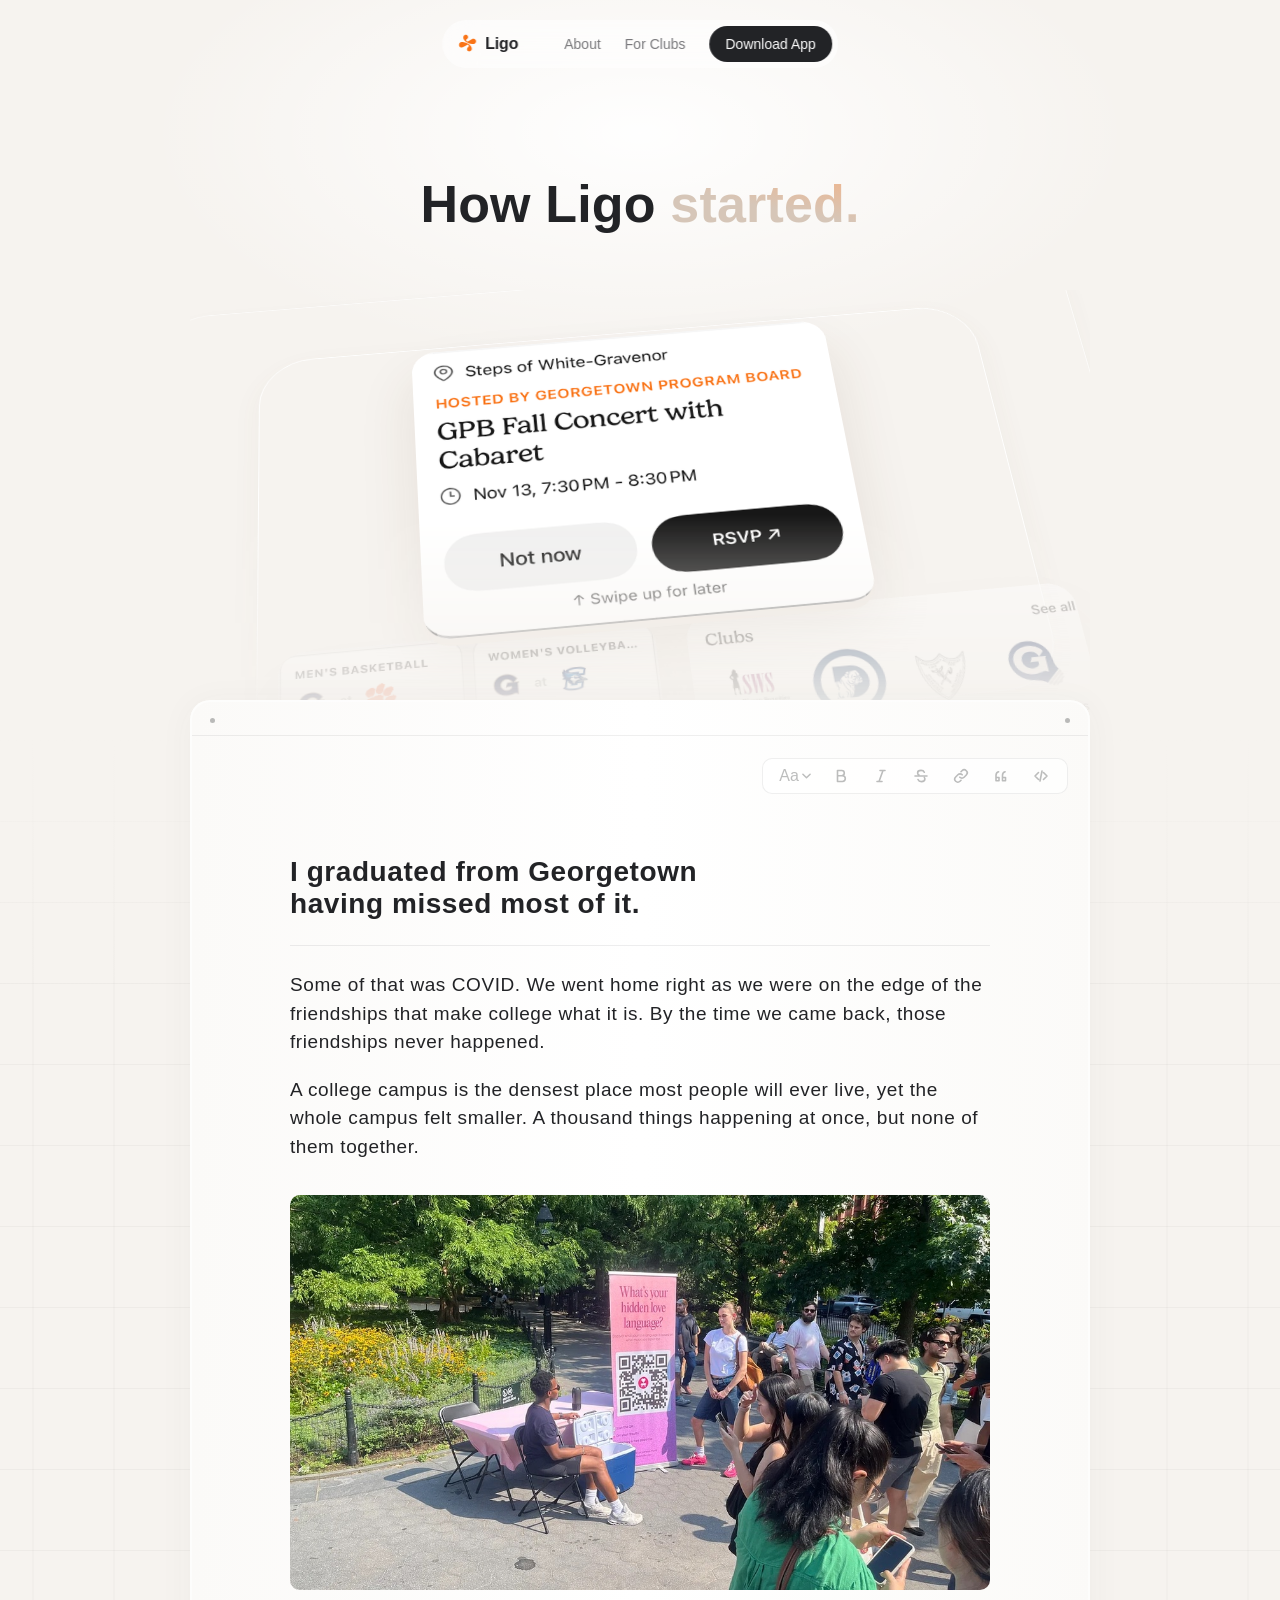
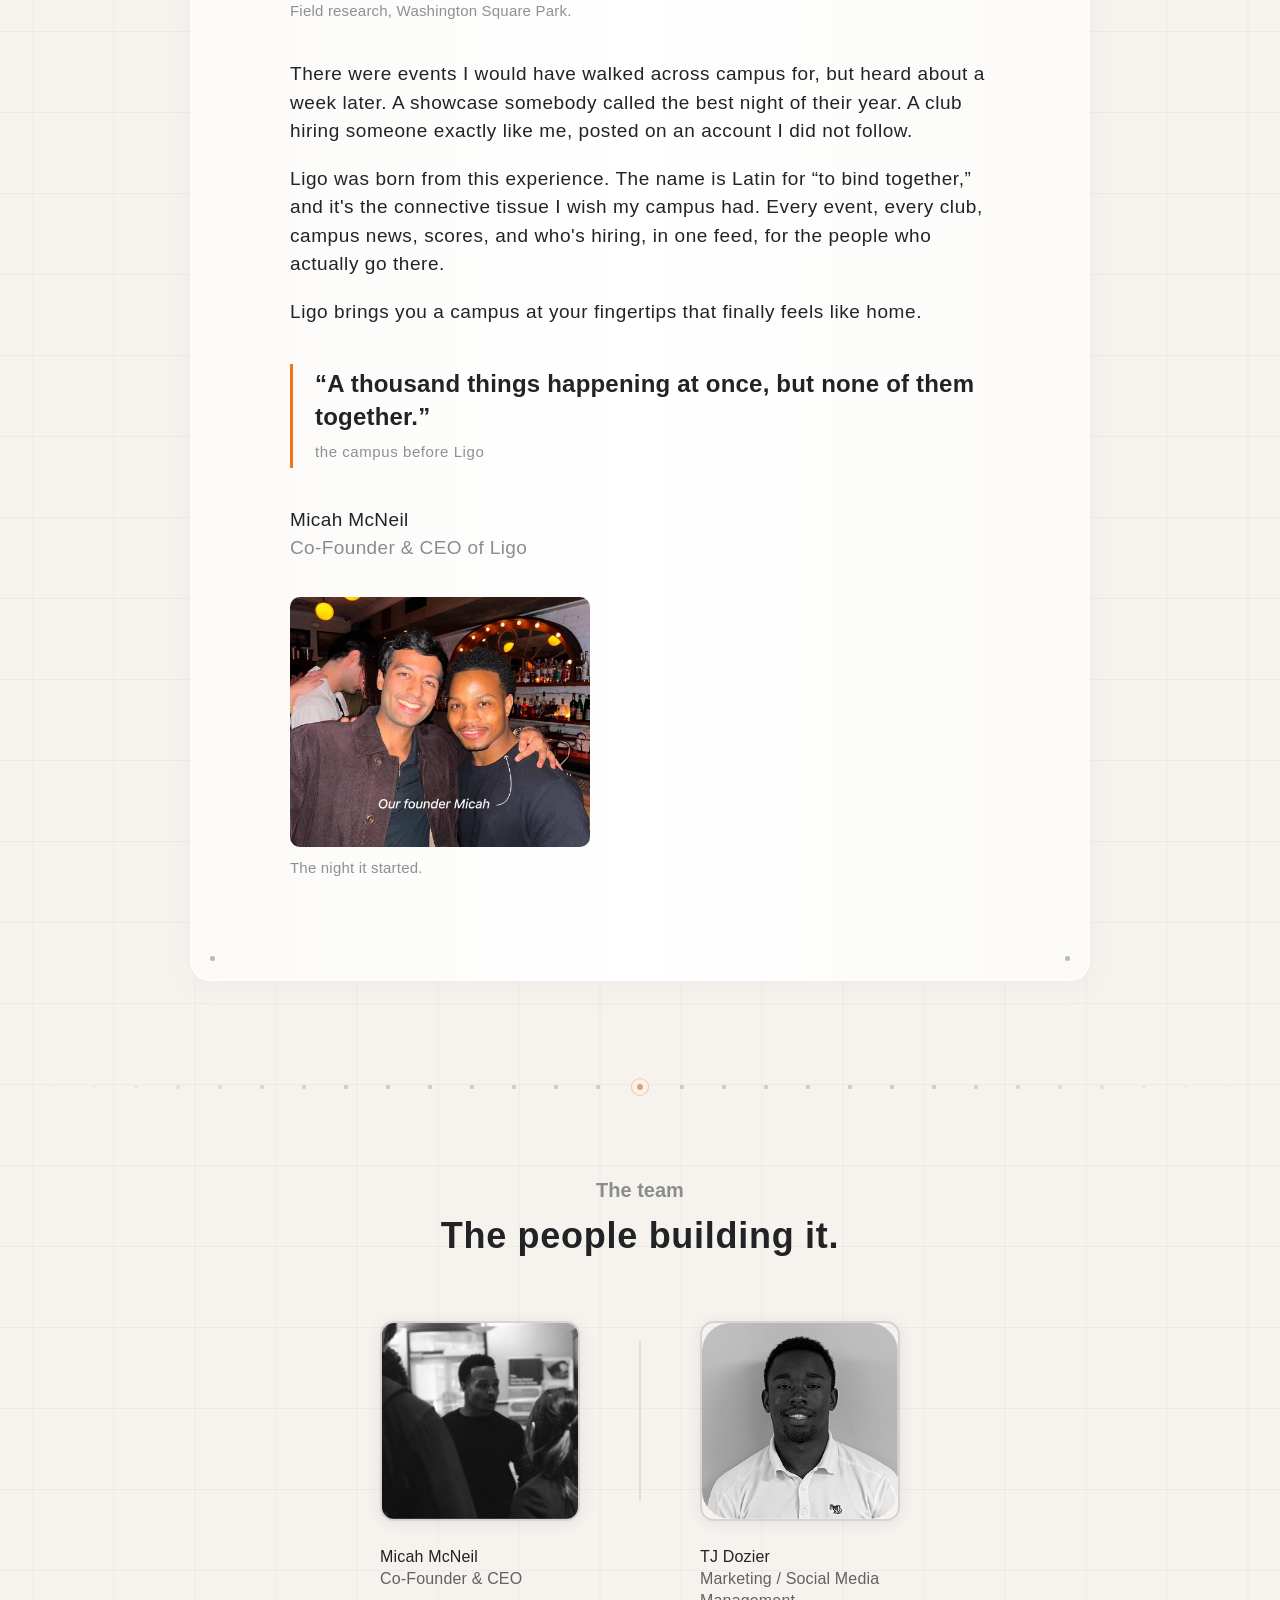
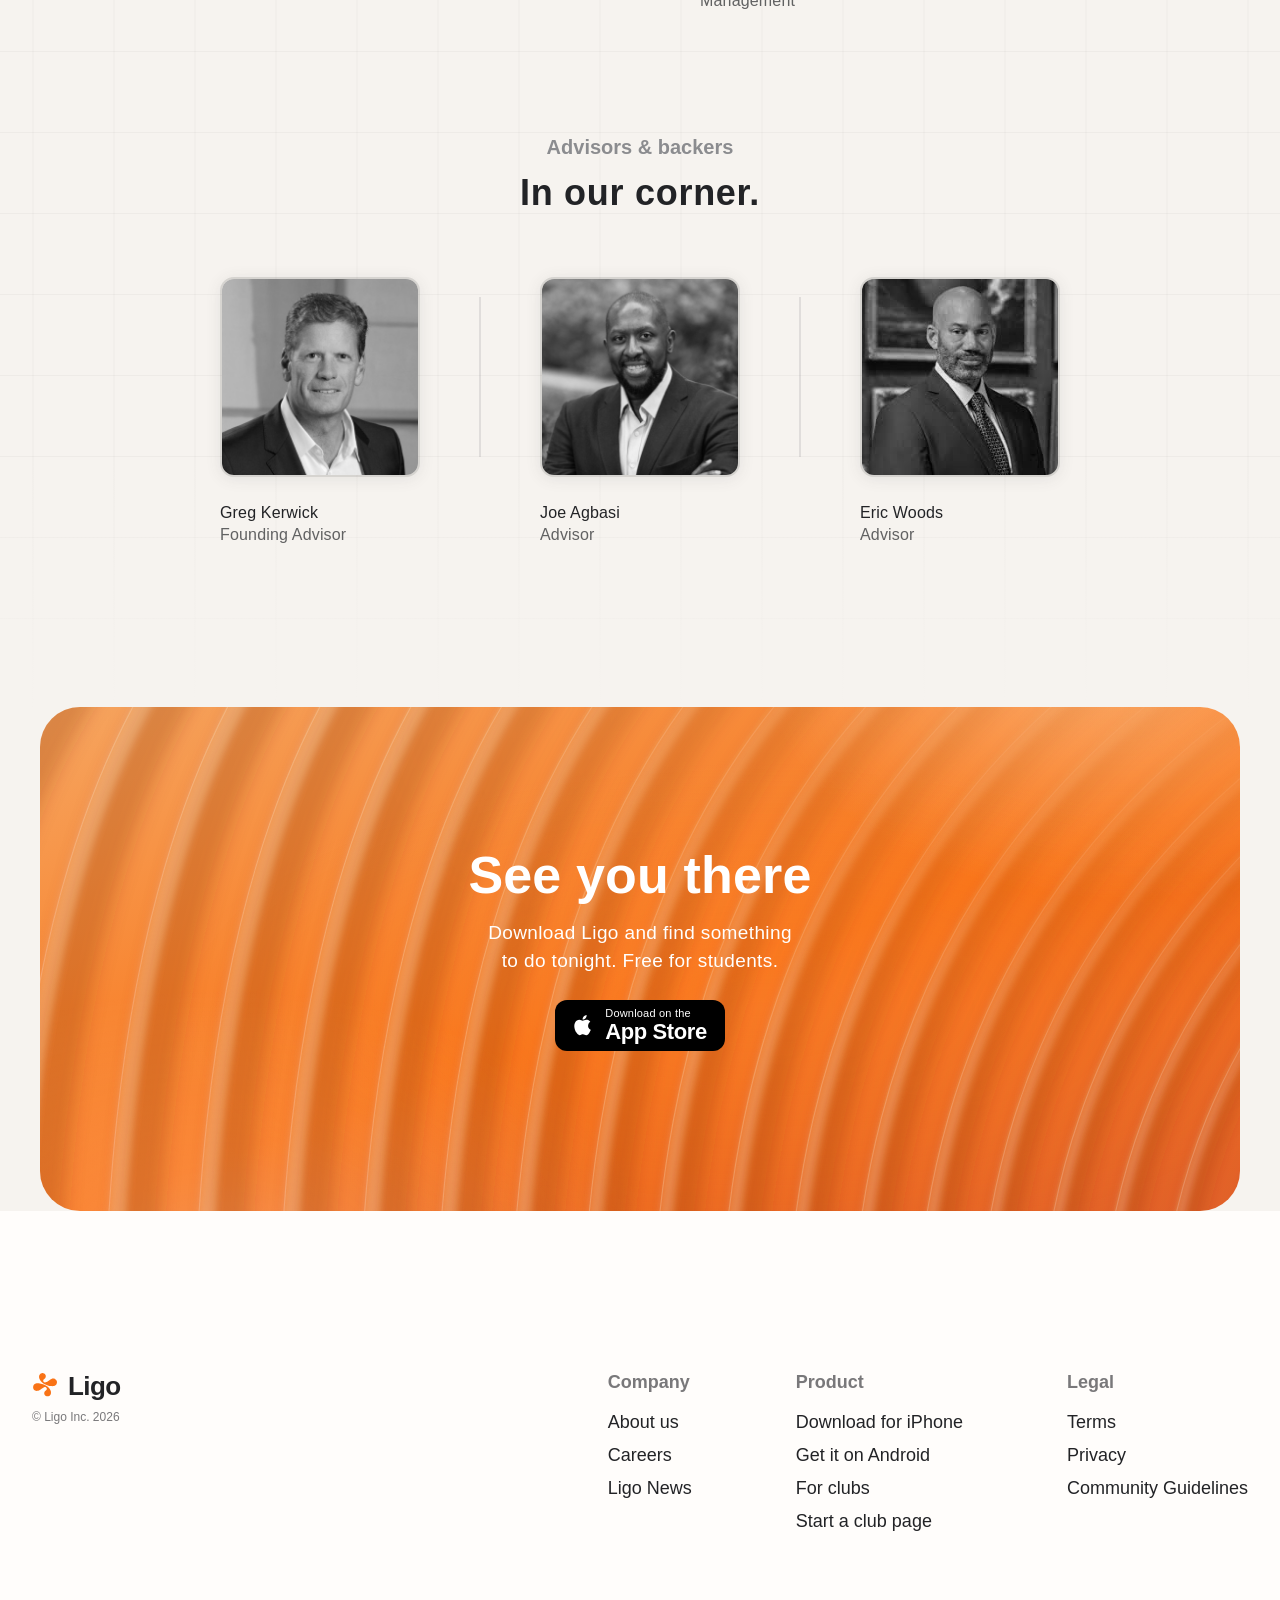
<file: proposednewsite-v3/about.html>
<!doctype html>
<html lang="en">
<head>
  <meta charset="utf-8">
  <meta name="viewport" content="width=device-width, initial-scale=1">
  <title>About · Ligo</title>
  <meta name="description" content="How Ligo started, and the people building it.">
  <link rel="icon" href="assets/logo-mark.svg">
  <!-- Shared look (tokens, nav, App Store button, footer) + this page's own parts -->
  <link rel="stylesheet" href="styles.css?v=28">
  <link rel="stylesheet" href="about.css?v=6">
</head>
<body class="about-page">

<!-- Same nav as the homepage, so the two pages feel like one site -->
<header class="nav" data-open="false">
  <a class="nav__brand" href="index.html" aria-label="Ligo home">
    <img src="assets/logo-mark.svg" alt="" width="20" height="20">
    <span>Ligo</span>
  </a>

  <button class="nav__toggle" type="button" aria-expanded="false" aria-controls="nav-menu" aria-label="Open menu">
    <span class="nav__line nav__line--top"></span>
    <span class="nav__line nav__line--middle"></span>
    <span class="nav__line nav__line--bottom"></span>
  </button>

  <div class="nav__menu" id="nav-menu">
    <div class="nav__menu-inner">
      <nav class="nav__links" aria-label="Main">
        <a href="about.html" aria-current="page">About</a>
        <a href="https://meetligo.com/clubs">For Clubs</a>
      </nav>
      <a class="nav__cta" href="https://apps.apple.com/us/app/ligo/id6753926105" target="_blank" rel="noopener">Download App</a>
    </div>
  </div>
</header>

<main id="top">

  <!-- =====================================================
       HERO — Bevel's About opening: one big centred line with
       the end of it in a soft gradient, and a few real app
       cards lying on a tilted surface underneath, fading out.
       ===================================================== -->
  <section class="about-hero" aria-labelledby="about-title">
    <h1 class="about-hero__title" id="about-title">How Ligo <span>started.</span></h1>

    <!-- The tilted "table" of app cards. Decoration only. -->
    <div class="about-hero__stage" aria-hidden="true">
      <div class="about-hero__plane">
        <span class="about-hero__ring about-hero__ring--1"></span>
        <span class="about-hero__ring about-hero__ring--2"></span>
        <span class="about-hero__ring about-hero__ring--3"></span>
        <img class="about-hero__card about-hero__card--main" src="assets/screens/pop-rsvp.png" alt="">
        <img class="about-hero__card about-hero__card--left" src="assets/live/pop-games.png" alt="">
        <img class="about-hero__card about-hero__card--right" src="assets/screens/pop-clubs.png" alt="">
      </div>
    </div>
  </section>


  <!-- =====================================================
       THE LETTER — Bevel's founder letter sits on a white card
       dressed up as a text editor (corner dots, a hairline, a
       formatting toolbar). The story is Micah's, word for word.
       ===================================================== -->
  <div class="about-grid">

    <section class="letter-wrap" aria-labelledby="letter-title">
      <article class="letter">

        <!-- Editor "chrome": four corner dots, a hairline, a toolbar -->
        <span class="letter__dot letter__dot--tl" aria-hidden="true"></span>
        <span class="letter__dot letter__dot--tr" aria-hidden="true"></span>
        <span class="letter__dot letter__dot--bl" aria-hidden="true"></span>
        <span class="letter__dot letter__dot--br" aria-hidden="true"></span>

        <div class="letter__toolbar" aria-hidden="true">
          <span class="letter__tool letter__tool--type">Aa
            <svg viewBox="0 0 10 6"><path d="M1 1l4 4 4-4"/></svg>
          </span>
          <span class="letter__tool"><svg viewBox="0 0 16 16"><path d="M4.5 2.5h4.2a2.6 2.6 0 0 1 0 5.2H4.5zm0 5.2h4.9a2.9 2.9 0 0 1 0 5.8H4.5z"/></svg></span>
          <span class="letter__tool"><svg viewBox="0 0 16 16"><path d="M7 2.5h5M4 13.5h5M10 2.5l-4 11"/></svg></span>
          <span class="letter__tool"><svg viewBox="0 0 16 16"><path d="M2 8h12M11.3 4.2C10.8 3 9.6 2.4 8 2.4c-2 0-3.4 1-3.4 2.5 0 .9.5 1.6 1.4 2M5 11.5c.5 1.3 1.8 2.1 3.4 2.1 2.1 0 3.5-1 3.5-2.6 0-.6-.2-1.1-.6-1.5"/></svg></span>
          <span class="letter__tool"><svg viewBox="0 0 16 16"><path d="M6.8 9.2a3 3 0 0 0 4.3 0l2.2-2.2a3 3 0 0 0-4.3-4.3L8 3.7M9.2 6.8a3 3 0 0 0-4.3 0L2.7 9a3 3 0 0 0 4.3 4.3l1-1"/></svg></span>
          <span class="letter__tool"><svg viewBox="0 0 16 16"><path d="M3 9.5V7.2C3 5.4 4 4.2 5.6 3.8M3 9.5h3v3.3H3zM9.5 9.5V7.2c0-1.8 1-3 2.6-3.4M9.5 9.5h3v3.3h-3z"/></svg></span>
          <span class="letter__tool"><svg viewBox="0 0 16 16"><path d="M5.5 4.5L2 8l3.5 3.5M10.5 4.5L14 8l-3.5 3.5M9 3l-2 10"/></svg></span>
        </div>

        <div class="letter__body">
          <h2 class="letter__title" id="letter-title">I graduated from Georgetown having missed most of it.</h2>

          <p>Some of that was COVID. We went home right as we were on the edge of the friendships that make college what it is. By the time we came back, those friendships never happened.</p>

          <p>A college campus is the densest place most people will ever live, yet the whole campus felt smaller. A thousand things happening at once, but none of them together.</p>

          <figure class="letter__photo letter__photo--wide">
            <img src="assets/about/micah-ligo-research.jpg" width="1100" height="620" loading="lazy"
                 alt="Micah at a folding table in Washington Square Park with a pink 'What's your hidden love language?' banner and a crowd">
            <figcaption>Field research, Washington Square Park.</figcaption>
          </figure>

          <p>There were events I would have walked across campus for, but heard about a week later. A showcase somebody called the best night of their year. A club hiring someone exactly like me, posted on an account I did not follow.</p>

          <p>Ligo was born from this experience. The name is Latin for “to bind together,” and it's the connective tissue I wish my campus had. Every event, every club, campus news, scores, and who's hiring, in one feed, for the people who actually go there.</p>

          <p>Ligo brings you a campus at your fingertips that finally feels like home.</p>

          <!-- The pull quote, styled like a quote block in the editor -->
          <blockquote class="letter__quote">
            <p>“A thousand things happening at once, but none of them together.”</p>
            <footer>the campus before Ligo</footer>
          </blockquote>

          <!-- Sign-off, then the photo, like Bevel's founders -->
          <p class="letter__sign">
            Micah McNeil<br>
            <span>Co-Founder &amp; CEO of Ligo</span>
          </p>

          <figure class="letter__photo letter__photo--small">
            <img src="assets/about/founder.webp" width="512" height="427" loading="lazy"
                 alt="Ligo founder Micah with a friend at the bar where the idea started">
            <figcaption>The night it started.</figcaption>
          </figure>
        </div>

      </article>
    </section>


    <!-- Bevel's divider: a row of dots with one ringed dot in the middle -->
    <div class="about-divider" aria-hidden="true">
      <span class="about-divider__ring"></span>
    </div>


    <!-- =====================================================
         PEOPLE — Bevel's advisors grid: square photos in black
         and white, a hairline between each, name over role.
         Two groups here: the team, then advisors & backers.
         ===================================================== -->
    <section class="people" aria-labelledby="team-title">
      <p class="people__eyebrow">The team</p>
      <h2 class="people__title" id="team-title">The people building it.</h2>

      <div class="people__grid people__grid--2">
        <figure class="person">
          <img class="person__photo" src="assets/about/micah.jpg" width="400" height="400" loading="lazy" alt="Micah McNeil">
          <figcaption>
            <b>Micah McNeil</b>
            Co-Founder &amp; CEO
          </figcaption>
        </figure>
        <figure class="person">
          <img class="person__photo" src="assets/about/tj.png" width="275" height="275" loading="lazy" alt="TJ Dozier">
          <figcaption>
            <b>TJ Dozier</b>
            Marketing / Social Media Management
          </figcaption>
        </figure>
      </div>
    </section>

    <section class="people people--second" aria-labelledby="advisors-title">
      <p class="people__eyebrow">Advisors &amp; backers</p>
      <h2 class="people__title" id="advisors-title">In our corner.</h2>

      <div class="people__grid people__grid--3">
        <figure class="person">
          <img class="person__photo" src="assets/about/greg.jpg" width="400" height="400" loading="lazy" alt="Greg Kerwick">
          <figcaption>
            <b>Greg Kerwick</b>
            Founding Advisor
          </figcaption>
        </figure>
        <figure class="person">
          <img class="person__photo" src="assets/about/joe.jpg" width="400" height="400" loading="lazy" alt="Joe Agbasi">
          <figcaption>
            <b>Joe Agbasi</b>
            Advisor
          </figcaption>
        </figure>
        <figure class="person">
          <img class="person__photo" src="assets/about/eric-woods.jpg" width="224" height="224" loading="lazy" alt="Eric Woods">
          <figcaption>
            <b>Eric Woods</b>
            Advisor
          </figcaption>
        </figure>
      </div>
    </section>

  </div>


  <!-- =====================================================
       CLOSING TILE — Bevel ends with a big rounded tile:
       white headline, one line, the App Store badge.
       Our copy is the homepage's closing line.
       ===================================================== -->
  <section class="about-cta" aria-labelledby="about-cta-title">
    <div class="about-cta__tile">
      <!-- Sculpted ribs, drawn by ridges.js -->
      <div class="about-cta__ridges" aria-hidden="true"></div>
      <h2 class="about-cta__title" id="about-cta-title">See you there</h2>
      <p class="about-cta__lede">Download Ligo and find something to do tonight. Free for students.</p>
      <a class="store" href="https://apps.apple.com/us/app/ligo/id6753926105" target="_blank" rel="noopener" aria-label="Download on the App Store">
        <svg class="store__logo" viewBox="0 0 24 24" aria-hidden="true"><path d="M16.37 12.6c-.02-2.2 1.8-3.26 1.88-3.31-1.03-1.5-2.62-1.7-3.18-1.73-1.35-.14-2.64.8-3.33.8-.69 0-1.74-.78-2.87-.76-1.47.02-2.83.86-3.59 2.18-1.53 2.66-.39 6.6 1.1 8.75.73 1.05 1.6 2.24 2.73 2.2 1.1-.05 1.51-.71 2.84-.71 1.32 0 1.7.71 2.86.69 1.18-.02 1.93-1.07 2.65-2.13.84-1.22 1.18-2.4 1.2-2.46-.03-.01-2.3-.88-2.32-3.49zM14.2 6.13c.6-.73 1.01-1.75.9-2.76-.87.04-1.92.58-2.54 1.31-.56.64-1.05 1.67-.92 2.66.97.08 1.96-.49 2.56-1.21z"/></svg>
        <span class="store__text">
          <small>Download on the</small>
          <b>App Store</b>
        </span>
      </a>
    </div>
  </section>

</main>


<!-- Same footer as the homepage -->
<footer class="footer">
  <div class="footer__inner">

    <div class="footer__brand">
      <a class="footer__logo" href="index.html" aria-label="Ligo home">
        <img src="assets/logo-mark.svg" alt="" width="28" height="28">
        <span>Ligo</span>
      </a>
      <p class="footer__copy">© Ligo Inc. 2026</p>
    </div>

    <nav class="footer__cols" aria-label="Footer">
      <div class="footer__col">
        <h2 class="footer__head">Company</h2>
        <a href="about.html">About us</a>
        <a href="https://meetligo.com/careers">Careers</a>
        <a href="https://meetligo.com/news">Ligo News</a>
      </div>
      <div class="footer__col">
        <h2 class="footer__head">Product</h2>
        <a href="https://apps.apple.com/us/app/ligo/id6753926105" target="_blank" rel="noopener">Download for iPhone</a>
        <a href="https://play.google.com/store/apps/details?id=com.bardsai.ligo&amp;hl=en_US" target="_blank" rel="noopener">Get it on Android</a>
        <a href="https://meetligo.com/clubs">For clubs</a>
        <a href="https://meetligo.com/clubs/create">Start a club page</a>
      </div>
      <div class="footer__col">
        <h2 class="footer__head">Legal</h2>
        <a href="https://meetligo.com/terms">Terms</a>
        <a href="https://meetligo.com/privacy">Privacy</a>
        <a href="https://meetligo.com/community-guidelines">Community Guidelines</a>
      </div>
    </nav>

  </div>
</footer>

<script src="nav.js?v=1"></script>
<script src="ridges.js?v=2"></script>
</body>
</html>
</file>
<file: proposednewsite-v3/styles.css>
/* =========================================================
   LIGO v3 — fresh start in Bevel's style
   Light, airy, system font, one rounded hero card,
   an orange light tunnel behind a real iPhone.
   ========================================================= */

/* ---------- tokens ---------- */

:root {
  --page: #f6f3ef;
  --ink: #222326;
  --ink-soft: rgb(31 32 37 / 60%);
  --orange: #f97316;
  --star: #f5a524;

  /* Bevel uses Apple's own system font (SF Pro on Apple devices) */
  --font: -apple-system, BlinkMacSystemFont, "SF Pro Display", Inter, "Segoe UI", sans-serif;

  --ease: cubic-bezier(0.22, 1, 0.36, 1);
}

/* ---------- base ---------- */

*,
*::before,
*::after {
  box-sizing: border-box;
}

body {
  margin: 0;
  background: var(--page);
  color: var(--ink);
  font-family: var(--font);
  -webkit-font-smoothing: antialiased;
}

h1,
h2,
h3,
p {
  margin: 0;
}

a {
  color: inherit;
  text-decoration: none;
}

img {
  display: block;
}


/* =========================================================
   HERO CARD — inset 8px from the window, 24px corners.
   The card clips everything, so the phone is cut off at its
   bottom edge and "peeks up" into the page.
   ========================================================= */

.hero {
  padding: 8px 8px 0;
}

.hero__card {
  position: relative;
  height: 1086px;
  padding-top: 96px;
  border-radius: 24px;
  overflow: hidden;
  isolation: isolate;
  text-align: center;
}


/* ---------- background: warm sky ---------- */

/* Pale peach sky with a few soft "clouds" (blurred white blobs).
   Bevel's sky is pale blue; ours is golden hour. */
.hero__sky {
  position: absolute;
  inset: 0;
  z-index: -2;
  background:
    radial-gradient(40% 18% at 18% 10%, rgb(255 255 255 / 90%), transparent 70%),
    radial-gradient(34% 14% at 80% 14%, rgb(255 255 255 / 85%), transparent 70%),
    radial-gradient(26% 10% at 50% 4%, rgb(255 255 255 / 70%), transparent 70%),
    linear-gradient(180deg, #fbe7d6 0%, #fdf1e6 30%, #fff8f1 60%, #fffaf6 100%);
}


/* ---------- background: the orange light tunnel ---------- */

/* Drawn live by tunnel.js, in the same box as Bevel's video:
   239px down the card, 801px tall, fading in over the top 10%
   and out over the bottom 10%. Two layers:
   - the colour ribbon, blurred a lot so the bands melt together
   - the white speed lines on top, only slightly soft */
.hero__tunnel,
.hero__streaks {
  position: absolute;
  top: 239px;
  left: 0;
  z-index: -1;
  width: 100%;
  height: 801px;
  -webkit-mask-image: linear-gradient(transparent 0%, #000 10%, #000 90%, transparent 100%);
  mask-image: linear-gradient(transparent 0%, #000 10%, #000 90%, transparent 100%);
}

.hero__tunnel {
  filter: blur(7px);
}

.hero__streaks {
  filter: blur(0.8px);
}


/* ---------- nav: one small pill, centred ---------- */

/* Top = 8px card inset + 12px inside the card */
.nav {
  position: absolute;
  top: 20px;
  left: 50%;
  z-index: 50;
  display: flex;
  align-items: center;
  gap: 8px;
  padding: 6px 6px 6px 16px;
  border-radius: 999px;
  background: rgb(255 255 255 / 55%);
  -webkit-backdrop-filter: blur(16px);
  backdrop-filter: blur(16px);
  transform: translateX(-50%);
}

.nav__brand {
  display: flex;
  align-items: center;
  gap: 7px;
  margin-right: 28px;
  font-size: 16px;
  font-weight: 600;
  letter-spacing: -0.2px;
}

.nav__links {
  display: flex;
  gap: 4px;
}

.nav__links a {
  padding: 8px 10px;
  font-size: 14px;
  color: var(--ink-soft);
  transition: color 0.2s;
}

.nav__links a:hover {
  color: var(--ink);
}

.nav__cta {
  margin-left: 6px;
  padding: 10px 16px;
  border-radius: 999px;
  background: var(--ink);
  color: #fff;
  font-size: 14px;
  font-weight: 500;
  white-space: nowrap;
  transition: background 0.2s;
}

.nav__cta:hover {
  background: #000;
}

/* On desktop the menu wrappers "disappear" (display: contents),
   so the links and button sit straight in the pill's row */
.nav__menu,
.nav__menu-inner {
  display: contents;
}

/* The menu button only exists on phones */
.nav__toggle {
  display: none;
}


/* ---------- copy: headline, line, download, rating ---------- */

.hero__copy {
  position: relative;
  z-index: 2;
  padding: 0 20px;
  animation: rise 1s var(--ease) both;
}

/* Bevel: 80px, weight 600, line height 1, -2.4px tracking */
.hero__title {
  max-width: 820px;
  margin: 0 auto;
  font-size: 80px;
  font-weight: 600;
  line-height: 1;
  letter-spacing: -2.4px;
  text-wrap: balance;
}

.hero__lede {
  max-width: 600px;
  margin: 16px auto 0;
  font-size: 24px;
  line-height: 1.3;
  color: var(--ink-soft);
  text-wrap: balance;
}

/* App Store badge, drawn in code (same shape as Apple's black badge) */
.store {
  display: inline-flex;
  align-items: center;
  gap: 8px;
  margin-top: 32px;
  padding: 8px 18px 8px 14px;
  border-radius: 12px;
  background: #000;
  color: #fff;
  text-align: left;
  transition: transform 0.25s var(--ease);
}

.store:hover {
  transform: translateY(-2px);
}

.store__logo {
  width: 28px;
  height: 28px;
  fill: currentColor;
}

.store__text {
  display: flex;
  flex-direction: column;
  line-height: 1;
}

.store__text small {
  font-size: 11px;
  letter-spacing: 0.2px;
}

.store__text b {
  margin-top: 2px;
  font-size: 22px;
  font-weight: 600;
  letter-spacing: -0.4px;
}

.hero__rating {
  display: flex;
  justify-content: center;
  align-items: center;
  gap: 8px;
  margin-top: 14px;
  font-size: 12px;
  color: var(--ink-soft);
}

.hero__stars {
  font-size: 14px;
  letter-spacing: 1px;
  color: var(--star);
}


/* =========================================================
   STAGE — the phone, with a second screen overlapping it
   on the right (where Bevel's watch sits). The pair is
   centred together, so the phone sits a little left.
   ========================================================= */

.hero__stage {
  position: relative;
  z-index: 1;
  width: 470px;
  margin: 30px auto 0;
  animation: rise-far 1.3s 0.15s var(--ease) both;
}


/* ---------- iPhone (stand-in for Apple's real bezel image) ---------- */

/* Titanium edge: a metal gradient ring around a black bezel */
.phone {
  position: relative;
  width: 360px;
  padding: 4px;
  border-radius: 64px;
  background: linear-gradient(135deg, #d9d6d2, #8e8a85 30%, #f2f0ed 52%, #7d7974 75%, #c9c5c0);
  box-shadow:
    0 40px 80px -30px rgb(80 40 10 / 35%),
    0 18px 40px -20px rgb(0 0 0 / 30%);
}

/* Side buttons: thin metal bars poking out of the frame */
.phone__btn {
  position: absolute;
  width: 4px;
  border-radius: 2px;
  background: linear-gradient(90deg, #6f6b66, #c9c5c0);
}

.phone__btn--action {
  top: 150px;
  left: -3px;
  height: 30px;
}

.phone__btn--up {
  top: 200px;
  left: -3px;
  height: 56px;
}

.phone__btn--down {
  top: 268px;
  left: -3px;
  height: 56px;
}

.phone__btn--power {
  top: 230px;
  right: -3px;
  height: 86px;
}

/* Black bezel around the screen; the screen keeps the real
   Simulator shape (1206 × 2622) */
.phone__screen {
  position: relative;
  padding: 10px;
  border-radius: 60px;
  background: #0b0b0c;
}

.phone__island {
  position: absolute;
  top: 22px;
  left: 50%;
  z-index: 2;
  width: 104px;
  height: 30px;
  border-radius: 20px;
  background: #000;
  transform: translateX(-50%);
}


/* ---------- the real screenshot inside the phone ---------- */

/* Same shape as the Simulator screen (1206 × 2622), with the
   phone's inner corner radius so it sits flush in the bezel. */
.phone__shot {
  width: 100%;
  height: auto;
  aspect-ratio: 1206 / 2622;
  border-radius: 50px;
}


/* ---------- second screen, floating on the right ---------- */

/* Sits where Bevel's watch does: overlapping the phone's lower
   right, lifted off it with a soft shadow. It's the real score
   card cut out of a feed screenshot, corners already rounded. */
.side-card {
  position: absolute;
  top: 250px;
  left: 255px;
  width: 300px;
  height: auto;
  border-radius: 16px;
  box-shadow:
    0 30px 60px -18px rgb(20 30 70 / 40%),
    0 10px 24px -12px rgb(0 0 0 / 30%);
  animation: rise-far 1.3s 0.35s var(--ease) both;
}


/* ---------- QR card, bottom right (desktop only) ---------- */

/* Fixed to the window, like Bevel's: it stays put while you scroll */
.qr {
  position: fixed;
  right: 24px;
  bottom: 24px;
  z-index: 4;
  display: flex;
  align-items: center;
  gap: 12px;
  width: 280px;
  padding: 10px;
  border-radius: 18px;
  background: rgb(24 24 27 / 78%);
  -webkit-backdrop-filter: blur(16px);
  backdrop-filter: blur(16px);
  color: #fff;
  text-align: left;
}

/* Stand-in pattern until a real QR code is generated */
.qr__code {
  flex: none;
  width: 64px;
  height: 64px;
  border: 5px solid #fff;
  border-radius: 10px;
  background: repeating-conic-gradient(#fff 0 25%, #18181b 0 50%) 0 0 / 9px 9px;
}

.qr b {
  display: block;
  font-size: 16px;
  font-weight: 500;
}

.qr span {
  display: block;
  margin-top: 3px;
  font-size: 12px;
  font-weight: 600;
  color: rgb(255 255 255 / 60%);
}


/* ---------- load-in motion ---------- */

@keyframes rise {
  from {
    opacity: 0;
    transform: translateY(16px);
    filter: blur(6px);
  }
}

@keyframes rise-far {
  from {
    opacity: 0;
    transform: translateY(80px);
  }
}

@media (prefers-reduced-motion: reduce) {
  .hero__copy,
  .hero__stage,
  .side-card {
    animation: none;
  }
}


/* =========================================================
   PHONE WIDTH
   ========================================================= */

@media (max-width: 760px) {
  .hero {
    padding: 6px 6px 0;
  }

  .hero__card {
    height: 860px;
    padding-top: 92px;
    border-radius: 20px;
  }

  /* ----- nav: Bevel's phone bar -----
     Full width with 16px gaps, 52px tall, 16px corners,
     pinned to the screen. Two columns: logo | menu button.
     The menu is a second row that opens below them. */
  .nav {
    position: fixed;
    top: 16px;
    left: 16px;
    right: 16px;
    display: grid;
    grid-template-columns: 1fr auto;
    align-items: center;
    gap: 0;
    padding: 4px 4px 4px 16px;
    border-radius: 16px;
    background: rgb(255 255 255 / 60%);
    -webkit-backdrop-filter: blur(12px);
    backdrop-filter: blur(12px);
    transform: none;
  }

  .nav__brand {
    margin-right: 0;
    font-size: 18px;
  }

  .nav__brand img {
    width: 22px;
    height: 22px;
  }

  /* Menu button: a 44px tap area with three right-aligned lines
     of different lengths (24 / 12 / 16px), 6px apart */
  .nav__toggle {
    position: relative;
    display: block;
    width: 44px;
    height: 44px;
    padding: 0;
    border: 0;
    background: none;
    cursor: pointer;
  }

  .nav__line {
    position: absolute;
    right: 10px;
    height: 2px;
    border-radius: 2px;
    background: var(--ink);
    transition:
      transform 0.35s var(--ease),
      width 0.35s var(--ease),
      opacity 0.2s;
  }

  .nav__line--top {
    top: 15px;
    width: 24px;
  }

  .nav__line--middle {
    top: 21px;
    width: 12px;
  }

  .nav__line--bottom {
    top: 27px;
    width: 16px;
  }

  /* Open: top and bottom lines meet in the middle and cross into an X */
  .nav[data-open="true"] .nav__line--top {
    width: 22px;
    transform: translateY(6px) rotate(45deg);
  }

  .nav[data-open="true"] .nav__line--middle {
    opacity: 0;
  }

  .nav[data-open="true"] .nav__line--bottom {
    width: 22px;
    transform: translateY(-6px) rotate(-45deg);
  }

  /* The menu row. "grid-template-rows: 0fr → 1fr" lets the bar
     grow to exactly the menu's height, smoothly, without
     guessing a pixel height. */
  .nav__menu {
    display: grid;
    grid-column: 1 / -1;
    grid-template-rows: 0fr;
    visibility: hidden;
    transition:
      grid-template-rows 0.4s var(--ease),
      visibility 0s 0.4s;
  }

  .nav[data-open="true"] .nav__menu {
    grid-template-rows: 1fr;
    visibility: visible;
    transition:
      grid-template-rows 0.4s var(--ease),
      visibility 0s;
  }

  .nav__menu-inner {
    display: block;
    min-height: 0;
    overflow: hidden;
  }

  /* Links stacked and centred, soft grey, like Bevel's */
  .nav__links {
    flex-direction: column;
    align-items: center;
    gap: 16px;
    padding-top: 20px;
  }

  .nav__links a {
    padding: 0;
    font-size: 16px;
    font-weight: 500;
    line-height: 22px;
  }

  /* Download sits under the links as a dark pill */
  .nav__cta {
    display: table;
    margin: 25px auto 20px;
    padding: 10px 18px;
    font-size: 16px;
  }

  .hero__title {
    font-size: 46px;
    letter-spacing: -1.4px;
    line-height: 1.02;
  }

  .hero__lede {
    font-size: 18px;
  }

  .store {
    margin-top: 24px;
  }

  .hero__tunnel,
  .hero__streaks {
    top: 300px;
    height: 560px;
  }

  .hero__stage {
    width: 300px;
    margin-top: 28px;
  }

  .phone {
    width: 240px;
    border-radius: 44px;
    padding: 3px;
  }

  .phone__screen {
    padding: 7px;
    border-radius: 41px;
  }

  .phone__island {
    top: 15px;
    width: 70px;
    height: 20px;
  }

  .phone__shot {
    border-radius: 34px;
  }

  .phone__btn--action { top: 100px; height: 20px; }
  .phone__btn--up     { top: 134px; height: 38px; }
  .phone__btn--down   { top: 180px; height: 38px; }
  .phone__btn--power  { top: 154px; height: 58px; }

  .side-card {
    top: 230px;
    left: 125px;
    width: 190px;
    border-radius: 11px;
  }

  .qr {
    display: none;
  }
}


/* =========================================================
   DAILY — "Never miss what's happening"
   Bevel's "Start the day with confidence", measured:
   64px headline, 24px line, then three 437px cards
   (32px gaps, 48px padding, 739px tall) with a phone
   cut off by each card's bottom edge.
   ========================================================= */

/* White page behind the tinted cards, like Bevel's */
.daily {
  padding: 160px 32px 160px;
  background: #fffdfb;
}


/* ---------- heading ---------- */

.daily__head {
  text-align: center;
}

.daily__title {
  max-width: 700px;
  margin: 0 auto;
  font-size: 64px;
  font-weight: 600;
  line-height: 1;
  letter-spacing: -1.92px;
  text-wrap: balance;
}

.daily__lede {
  margin-top: 16px;
  font-size: 24px;
  line-height: 1.3;
  color: var(--ink-soft);
}


/* ---------- the three cards ---------- */

.daily__grid {
  display: grid;
  grid-template-columns: repeat(3, 1fr);
  gap: 32px;
  max-width: 1376px;
  margin: 80px auto 0;
}

/* Each card fades from a warm white at the top into its own
   tint at the bottom (Bevel: blue-grey into pink / lilac / green).
   overflow: hidden cuts the phone off at the card's edge. */
.feature {
  position: relative;
  height: 739px;
  padding: 48px;
  border-radius: 32px;
  overflow: hidden;
  background: linear-gradient(180deg, #f5efe8 0%, #f5efe8 40%, var(--tint) 100%);
}

.feature--events {
  --tint: #fcdcc2;   /* peach, like the event flyers */
}

.feature--campus {
  --tint: #dce2f0;   /* Georgetown navy, softened */
}

.feature--clubs {
  --tint: #dfeadb;   /* sage */
}

.feature__title {
  font-size: 40px;
  font-weight: 600;
  line-height: 1;
  letter-spacing: -1.2px;
}

.feature__body {
  margin-top: 8px;
  font-size: 24px;
  line-height: 1.3;
  color: var(--ink-soft);
}


/* ---------- stage: phone + the piece popping out ---------- */

/* Starts ~246px below the card's top on Bevel; centred. */
.feature__stage {
  position: absolute;
  top: 246px;
  left: 50%;
  width: 320px;
  transform: translateX(-50%);
}


/* ---------- mini phone (same build as the hero's, smaller) ---------- */

.mini-phone {
  padding: 4px;
  border-radius: 56px;
  background: linear-gradient(135deg, #d9d6d2, #8e8a85 30%, #f2f0ed 52%, #7d7974 75%, #c9c5c0);
  box-shadow: 0 30px 60px -30px rgb(60 40 20 / 35%);
}

.mini-phone img {
  width: 100%;
  height: auto;
  aspect-ratio: 1206 / 2622;
  border: 9px solid #0b0b0c;
  border-radius: 52px;
  background: #0b0b0c;
}


/* ---------- pop-outs: real pieces of the app, lifted off the phone ---------- */

.pop {
  position: absolute;
  height: auto;
  border-radius: 18px;
  box-shadow:
    0 24px 48px -16px rgb(40 30 20 / 30%),
    0 8px 18px -10px rgb(0 0 0 / 20%);
}

/* Events: wider than the phone, low down (like Bevel's "Daytime HR" bar) */
.pop--events {
  top: 215px;
  left: -26px;
  width: 372px;
}

/* Campus: hangs off the right edge (like Bevel's "Sleep Needed" card) */
.pop--campus {
  top: 170px;
  left: 40px;
  width: 330px;
}

/* Clubs: across the bottom (like Bevel's Resting HRV / HR tiles) */
.pop--clubs {
  top: 270px;
  left: -20px;
  width: 360px;
}


/* ---------- scroll-in ---------- */

/* reveal.js adds .is-in when each block scrolls into view */
.reveal {
  opacity: 0;
  transform: translateY(40px);
  transition:
    opacity 0.9s var(--ease) var(--delay, 0s),
    transform 0.9s var(--ease) var(--delay, 0s);
}

.reveal.is-in {
  opacity: 1;
  transform: none;
}

@media (prefers-reduced-motion: reduce) {
  .reveal {
    opacity: 1;
    transform: none;
    transition: none;
  }
}


/* ---------- in-between widths: smaller cards, same three columns ---------- */

@media (max-width: 1200px) {
  .daily__grid {
    gap: 20px;
  }

  .feature {
    height: 640px;
    padding: 36px;
  }

  .feature__title {
    font-size: 34px;
  }

  .feature__body {
    font-size: 19px;
  }

  .feature__stage {
    top: 230px;
    width: 260px;
  }

  .mini-phone {
    border-radius: 46px;
  }

  .mini-phone img {
    border-width: 7px;
    border-radius: 42px;
  }

  .pop--events { top: 180px; left: -14px; width: 288px; }
  .pop--campus { top: 140px; left: 6px;   width: 262px; }
  .pop--clubs  { top: 230px; left: -14px; width: 288px; }
}


/* ---------- one column: tablets and phones ---------- */

@media (max-width: 960px) {
  .daily {
    padding: 100px 16px;
  }

  .daily__title {
    font-size: 44px;
    letter-spacing: -1.3px;
  }

  .daily__lede {
    font-size: 18px;
  }

  .daily__grid {
    grid-template-columns: 1fr;
    max-width: 520px;
    gap: 16px;
    margin-top: 48px;
  }

  .feature {
    height: 600px;
    padding: 32px 28px;
    border-radius: 28px;
  }

  .feature__title {
    font-size: 32px;
  }

  .feature__body {
    font-size: 18px;
  }

  .feature__stage {
    top: 200px;
  }

  .pop--events { top: 180px; left: -20px; width: 300px; }
  .pop--campus { top: 140px; left: 20px;  width: 270px; }
  .pop--clubs  { top: 230px; left: -20px; width: 300px; }
}


/* =========================================================
   DAILY, part 2 — the two full-width cards
   Bevel, measured: 1376 × 658, 24px corners, 32px apart,
   64px titles, text column 80px in from the edge.
   ========================================================= */

.daily__wide {
  display: grid;
  gap: 32px;
  max-width: 1376px;
  margin: 32px auto 0;
}

.wide {
  position: relative;
  height: 658px;
  border-radius: 24px;
  overflow: hidden;
  background: linear-gradient(180deg, #f5efe8 0%, #f5efe8 30%, var(--tint) 100%);
}

.wide--food {
  --tint: #fde1c4;   /* apricot */
}

.wide--feed {
  --tint: #e7ddf6;   /* lilac, like the Gracenotes flyer */
}


/* ---------- text (vertically centred, Bevel's 64px / 24px) ---------- */

.wide__text {
  position: absolute;
  top: 50%;
  left: 80px;
  z-index: 3;
  width: 440px;
  transform: translateY(-50%);
}

.wide--feed .wide__text {
  left: auto;
  right: 48px;
  width: 416px;
}

.wide__title {
  font-size: 64px;
  font-weight: 600;
  line-height: 1;
  letter-spacing: -1.92px;
  text-wrap: balance;
}

.wide__body {
  margin-top: 16px;
  font-size: 24px;
  line-height: 1.3;
  color: var(--ink-soft);
}


/* ---------- card 4: two columns of real Food-tab posts ---------- */

/* Each column is a stack of real pieces, 12px apart, starting
   above the card's top edge so they look like an endless list */
.stack {
  position: absolute;
  display: flex;
  flex-direction: column;
  gap: 12px;
  width: 392px;
}

.stack img {
  width: 100%;
  height: auto;
  border-radius: 18px;
  box-shadow: 0 10px 30px -18px rgb(60 30 10 / 35%);
}

/* Staggered so the two columns don't line up (Bevel's do the same) */
.stack--one {
  top: -40px;
  left: 669px;
}

.stack--two {
  top: -120px;
  left: 1077px;
}


/* ---------- card 5: phone + peeking flyers ---------- */

.wide__stage {
  position: absolute;
  top: 110px;
  left: 80px;
  z-index: 2;
  width: 324px;
}

.wide__stage .mini-phone {
  position: relative;
  z-index: 1;
}

/* Two real flyers tucked behind / in front of the phone,
   tilted a little (Bevel: the "Blood Test" and "Clinical Notes" papers) */
.peek {
  position: absolute;
  height: auto;
  border-radius: 14px;
  box-shadow: 0 18px 40px -16px rgb(40 20 60 / 40%);
}

.peek--front {
  top: 80px;
  left: 270px;
  z-index: 2;
  width: 156px;
  transform: rotate(6deg);
}

.peek--back {
  top: 330px;
  left: -56px;
  z-index: 0;
  width: 170px;
  transform: rotate(-8deg);
}


/* ---------- card 5: the orbit of org logos ---------- */

/* A zero-size point at the rings' centre (Bevel: 140px in, mid-height) */
.orbit {
  position: absolute;
  top: 329px;
  left: 140px;
  z-index: 0;
}

/* --r is the ring's radius; orbit.js spins each ring */
.orbit__ring {
  position: absolute;
  top: 0;
  left: 0;
  width: calc(var(--r) * 2);
  height: calc(var(--r) * 2);
  border: 1.5px solid rgb(255 255 255 / 70%);
  border-radius: 50%;
  transform: translate(-50%, -50%);
}

.orbit__ring--inner {
  --r: 476px;
}

.orbit__ring--outer {
  --r: 689px;
}

/* A spoke turns to its angle and pushes its tile out to the ring */
.orbit__spoke {
  position: absolute;
  top: 50%;
  left: 50%;
  transform: rotate(var(--angle)) translateY(calc(var(--r) * -1));
}

/* Bevel's tiles: 82px, 16px corners, a soft shadow */
.orbit__tile {
  position: absolute;
  display: grid;
  place-items: center;
  width: 82px;
  height: 82px;
  padding: 10px;
  border-radius: 16px;
  background: #fff;
  box-shadow: 0 0 16px -8px rgb(0 0 0 / 25%);
  transform: translate(-50%, -50%);
}

/* One logo out of the 6 × 3 sprite sheet (orbit.js sets the position) */
.orbit__logo {
  width: 100%;
  height: 100%;
  border-radius: 8px;
  background-image: url("assets/wide/logos.jpg");
  background-size: 600% 300%;
}


/* ---------- in-between widths ---------- */

@media (max-width: 1200px) {
  .wide {
    height: 600px;
  }

  .wide__text {
    left: 56px;
    width: 360px;
  }

  .wide--feed .wide__text {
    right: 40px;
    width: 340px;
  }

  .wide__title {
    font-size: 52px;
    letter-spacing: -1.5px;
  }

  .wide__body {
    font-size: 20px;
  }

  .stack {
    width: 300px;
  }

  .stack--one {
    left: calc(50% - 20px);
  }

  .stack--two {
    left: calc(50% + 292px);
  }

  .wide__stage {
    top: 100px;
    left: 56px;
    width: 280px;
  }

  .peek--front { left: 228px; width: 136px; }
  .peek--back  { left: -48px; width: 150px; }

  .orbit {
    top: 300px;
    left: 60px;
  }

  /* Small enough that the outer ring stays clear of the text at 1024px */
  .orbit__ring--inner { --r: 360px; }
  .orbit__ring--outer { --r: 480px; }
}


/* ---------- one column: text on top, picture below ---------- */

@media (max-width: 960px) {
  .daily__wide {
    max-width: 520px;
    gap: 16px;
    margin-top: 16px;
  }

  .wide {
    height: 760px;
    border-radius: 28px;
  }

  .wide__text,
  .wide--feed .wide__text {
    top: 32px;
    left: 28px;
    right: 28px;
    width: auto;
    transform: none;
  }

  .wide__title {
    font-size: 40px;
    letter-spacing: -1.2px;
  }

  .wide__body {
    font-size: 18px;
  }

  .stack {
    width: calc(50% - 22px);
    gap: 8px;
  }

  .stack img {
    border-radius: 12px;
  }

  .stack--one {
    top: 260px;
    left: 16px;
  }

  .stack--two {
    top: 224px;
    left: calc(50% + 6px);
  }

  .wide__stage {
    top: 230px;
    left: 50%;
    width: 250px;
    transform: translateX(-50%);
  }

  .peek--front { top: 70px; left: 200px; width: 118px; }
  .peek--back  { top: 290px; left: -48px; width: 128px; }

  /* Rings centred low on the phone, so their tops stay below the text */
  .orbit {
    top: 560px;
    left: 50%;
  }

  .orbit__ring--inner { --r: 230px; }
  .orbit__ring--outer { --r: 316px; }

  .orbit__tile {
    width: 60px;
    height: 60px;
    padding: 7px;
    border-radius: 13px;
  }
}


/* =========================================================
   LIVE — "Your campus, live" (Bevel's "Go deeper" section)
   Dark section; four light cards (1376 wide, ~620 tall,
   32px apart, 24px corners) scroll past a phone that is
   fixed to the screen: 370 × 756, 72px from the top at a
   900px-tall window (= centred), centre 352px right of middle.
   ========================================================= */

.live {
  --phone-w: min(370px, calc((100vh - 120px) * 0.49));
  padding: 140px 32px 160px;
  background: #1d1e22;
  color: #fff;
}


/* ---------- intro: a glowing Ligo orb under a spotlight ---------- */

.live__head {
  position: relative;
  text-align: center;
}

/* The spotlight: a soft cone of light falling onto the orb */
.live__head::before {
  content: "";
  position: absolute;
  top: -140px;
  left: 50%;
  width: 360px;
  height: 320px;
  background: radial-gradient(50% 100% at 50% 0%, rgb(255 190 140 / 28%), transparent 70%);
  transform: translateX(-50%);
  pointer-events: none;
}

.live__orb {
  position: relative;
  display: grid;
  place-items: center;
  width: 120px;
  height: 120px;
  margin: 0 auto 40px;
  border-radius: 50%;
  background: radial-gradient(circle at 35% 30%, #fff4ea, #ffb27a 45%, #f97316 80%);
  box-shadow:
    0 0 60px rgb(249 115 22 / 45%),
    inset 0 -10px 24px rgb(160 60 0 / 35%);
  animation: orb-float 5s ease-in-out infinite;
}

/* The logo sits on the orb in white */
.live__orb img {
  filter: brightness(0) invert(1);
}

@keyframes orb-float {
  50% {
    transform: translateY(-8px);
  }
}

/* Bevel: grey first line, white second line, 64px */
.live__title {
  font-size: 64px;
  font-weight: 600;
  line-height: 1;
  letter-spacing: -1.92px;
}

.live__title span {
  display: block;
  color: rgb(255 255 255 / 55%);
}

.live__lede {
  margin-top: 16px;
  font-size: 24px;
  line-height: 1.3;
  color: rgb(255 255 255 / 60%);
}


/* ---------- the cards (the "windows") ---------- */

.live__cards {
  display: grid;
  gap: 32px;
  max-width: 1376px;
  margin: 96px auto 0;
}

/* clip-path cuts off everything outside the card's rounded shape,
   INCLUDING the fixed phone inside it. That's the whole trick.
   (overflow: hidden would not work: it doesn't clip fixed children.) */
.window {
  position: relative;
  height: 620px;
  border-radius: 24px;
  clip-path: inset(0 round 24px);
  background: linear-gradient(160deg, #f6f1ec 0%, #f6f1ec 35%, var(--tint) 100%);
  color: var(--ink);
}

.window--scores { --tint: #dfe5f3; }   /* Georgetown blue */
.window--trivia { --tint: #fcdcc6; }   /* peach */
.window--debate { --tint: #f3dbe6; }   /* rose */
.window--news   { --tint: #dcece4; }   /* mint */


/* ---------- card text (left, vertically centred) ---------- */

.window__text {
  position: absolute;
  top: 50%;
  left: 80px;
  width: 420px;
  transform: translateY(-50%);
}

.window__title {
  font-size: 56px;
  font-weight: 600;
  line-height: 1.02;
  letter-spacing: -1.68px;
  text-wrap: balance;
}

.window__body {
  margin-top: 14px;
  font-size: 22px;
  line-height: 1.3;
  color: var(--ink-soft);
}


/* ---------- the fixed phone ---------- */

/* A full-screen layer fixed to the window; the card clips it */
.window__scene {
  position: fixed;
  inset: 0;
  pointer-events: none;
}

/* Phone + its floating piece, centred vertically on screen,
   centre 352px right of the middle (Bevel's spot) */
.window__rig {
  position: absolute;
  top: 50%;
  left: calc(50% + 352px - var(--phone-w) / 2);
  width: var(--phone-w);
  transform: translateY(-50%);
}

.window__rig .mini-phone img {
  border-width: calc(var(--phone-w) * 0.025);
}


/* ---------- floating pieces (one real piece of each screen) ---------- */

.window__pop {
  position: absolute;
  height: auto;
  border-radius: 14px;
  box-shadow:
    0 24px 50px -18px rgb(20 20 40 / 40%),
    0 8px 18px -10px rgb(0 0 0 / 25%);
}

/* Scores: the live games strip, across the phone's lower half */
.window__pop--scores {
  top: 58%;
  left: -38%;
  width: 118%;
}

/* The next three lift straight off their own spot on the screen,
   12% bigger, as if the card pops up toward you.
   (top = where that piece sits on the 874pt-tall screen) */

/* Trivia: the question card (screen y 272pt → 31%) */
.window__pop--trivia {
  top: 29.5%;
  left: -6%;
  width: 112%;
}

/* Debate: the vote bar (screen y 404pt → 46%) */
.window__pop--debate {
  top: 45%;
  left: -6%;
  width: 112%;
}

/* News: the feed's tabs (screen y 82pt → 9.4%) */
.window__pop--news {
  top: 8.6%;
  left: -6%;
  width: 112%;
  border-radius: 12px;
}


/* ---------- smaller desktops ---------- */

@media (max-width: 1200px) {
  .window__text {
    left: 56px;
    width: 360px;
  }

  .window__title {
    font-size: 46px;
  }

  .window__body {
    font-size: 19px;
  }

  .window__rig {
    left: calc(50% + 250px - var(--phone-w) / 2);
  }

  .live {
    --phone-w: min(320px, calc((100vh - 120px) * 0.49));
  }
}


/* ---------- one column: no fixed phone, just a phone in each card ---------- */

/* On narrow screens there's no room for text beside a still phone,
   so each card simply shows its own phone under its text. */
@media (max-width: 960px) {
  .live {
    --phone-w: 240px;
    padding: 100px 16px 120px;
  }

  .live__title {
    font-size: 44px;
    letter-spacing: -1.3px;
  }

  .live__lede {
    font-size: 18px;
  }

  .live__cards {
    max-width: 520px;
    gap: 16px;
    margin-top: 64px;
  }

  .window {
    height: 640px;
    clip-path: inset(0 round 28px);
    border-radius: 28px;
  }

  .window__text {
    top: 32px;
    left: 28px;
    right: 28px;
    width: auto;
    transform: none;
  }

  .window__title {
    font-size: 36px;
  }

  .window__body {
    font-size: 18px;
  }

  .window__scene {
    position: absolute;
  }

  .window__rig {
    top: 210px;
    left: 50%;
    transform: translateX(-50%);
  }
}


/* =========================================================
   REVIEWS — "Made for campus, loved by students"
   Bevel, measured: 8 photo columns 143px wide, 16px apart,
   32px corners, staggered into an arch above a 64px headline;
   then 384 × 358 review cards (32px padding, 32px corners).
   ========================================================= */

.reviews {
  --s: 1;          /* scales the arch's heights down on phones */
  padding: 160px 32px;
  background: #fffdfb;
  text-align: center;
}


/* ---------- the arch of photos ---------- */

/* Bevel, measured at 1440 / 1200 / 1067px wide: columns are 143 / 117 /
   102px wide (16px apart) but always the same HEIGHT, so on smaller
   screens they become taller, thinner pills. The arch is 472px tall:
   the middle pills end above the headline, the outer stacks run on
   down beside it (they overflow on purpose). */
.arch {
  display: flex;
  justify-content: center;
  gap: 16px;
  width: min(1256px, calc(100vw - 140px));
  height: 472px;
  margin: 0 auto;
}

.arch__col {
  display: flex;
  flex: 1;
  flex-direction: column;
  gap: 16px;
  max-width: 143px;
  margin-top: calc(var(--top) * 1px * var(--s));
}

.arch__col img {
  width: 100%;
  height: calc(var(--f) * 1px * var(--s));
  object-fit: cover;
  border-radius: clamp(22px, 2.2vw, 32px);
}


/* ---------- heading ---------- */

.reviews__title {
  font-size: clamp(40px, 4.45vw, 64px);
  font-weight: 600;
  line-height: 1;
  letter-spacing: -1.92px;
}

.reviews__lede {
  max-width: 640px;
  margin: 16px auto 0;
  font-size: 24px;
  line-height: 1.3;
  color: var(--ink-soft);
  text-wrap: balance;
}


/* ---------- the row of cards (still, not sliding: only two reviews) ---------- */

.reviews__row {
  display: flex;
  justify-content: center;
  gap: 32px;
  margin-top: 80px;
}

.review {
  display: flex;
  flex-direction: column;
  width: 384px;
  min-height: 358px;
  margin: 0;
  padding: 32px;
  border-radius: 32px;
  background: #f5efe8;
  text-align: left;
}

.review__label {
  font-size: 13px;
  font-weight: 600;
  letter-spacing: 0.6px;
  text-transform: uppercase;
  color: var(--orange);
}

.review__title {
  margin-top: 16px;
  font-size: 18px;
  font-weight: 600;
  line-height: 1.3;
}

.review__meta {
  margin-top: 4px;
  font-size: 18px;
  line-height: 1.3;
  color: var(--ink-soft);
}

.review__quote {
  margin: 20px 0 0;
  font-size: 18px;
  line-height: 1.3;
}


/* ---------- the rating card ---------- */

.review--rating {
  justify-content: center;
  align-items: center;
  text-align: center;
  background: var(--ink);
  color: #fff;
}

.review--rating .review__meta {
  color: rgb(255 255 255 / 60%);
}

.review__score {
  margin-top: 8px;
  font-size: 96px;
  font-weight: 600;
  line-height: 1;
  letter-spacing: -3px;
}

.review__stars {
  margin-top: 10px;
  font-size: 28px;
  letter-spacing: 3px;
}

.review__link {
  margin-top: 24px;
  font-size: 15px;
  font-weight: 500;
  color: rgb(255 255 255 / 80%);
  transition: color 0.2s;
}

.review__link:hover {
  color: #fff;
}


/* ---------- 4.5 stars: fill the star text 90% with gold ---------- */

/* The five stars are one piece of text; a hard-stop gradient
   clipped to the text colours 90% of it gold and the rest grey. */
.stars--45 {
  background: linear-gradient(90deg, var(--star) 90%, rgb(160 160 160 / 45%) 90%);
  -webkit-background-clip: text;
  background-clip: text;
  color: transparent;
}


/* ---------- smaller desktops ---------- */

@media (max-width: 1200px) {
  .review {
    width: 320px;
    padding: 28px;
  }

  .review__quote {
    font-size: 17px;
  }
}


/* ---------- tablets and phones ---------- */

@media (max-width: 960px) {
  .reviews {
    --s: 0.6;
    padding: 100px 16px;
  }

  .arch {
    width: calc(100vw - 48px);
    height: calc(472px * var(--s));
    gap: 10px;
  }

  .arch__col {
    gap: 10px;
  }

  /* Keep only the middle four columns, the outer ones won't fit */
  .arch__col--outer {
    display: none;
  }

  .reviews__title {
    font-size: 44px;
    letter-spacing: -1.3px;
  }

  .reviews__lede {
    font-size: 18px;
  }

  .reviews__row {
    flex-direction: column;
    align-items: center;
    gap: 16px;
    margin-top: 48px;
  }

  .review {
    width: 100%;
    max-width: 480px;
    min-height: 0;
    padding: 28px;
    border-radius: 28px;
  }
}


/* =========================================================
   READY — "See you there" (Bevel's "Ready When You Are")
   Bevel, measured: 64px headline at 160px, 24px line,
   App Store badge, then a 1440 × 613 flat-lay right under it.
   ========================================================= */

.ready {
  padding-top: 160px;
  overflow: hidden;
  background: #fffdfb;
  text-align: center;
}

.ready__title {
  font-size: 64px;
  font-weight: 600;
  line-height: 1;
  letter-spacing: -1.92px;
}

.ready__lede {
  max-width: 640px;
  margin: 16px auto 0;
  padding: 0 20px;
  font-size: 24px;
  line-height: 1.3;
  color: var(--ink-soft);
  text-wrap: balance;
}


/* ---------- the flat-lay ---------- */

/* A stage with Bevel's 1440 × 613 shape. Every item is placed with
   --x / --y / --w as a % of the stage, so the whole picture shrinks
   evenly on smaller screens instead of rearranging. The bottom fades
   into the page like Bevel's photo. */
.flatlay {
  position: relative;
  max-width: 1440px;
  margin: 24px auto 0;
  aspect-ratio: 1440 / 613;
  -webkit-mask-image: linear-gradient(#000 62%, transparent 100%);
  mask-image: linear-gradient(#000 62%, transparent 100%);
}

/* Each piece "lies on the table": a slight tilt and a soft,
   low shadow like a product shot from above */
.flatlay__item {
  position: absolute;
  top: calc(var(--y) * 1%);
  left: calc(var(--x) * 1%);
  width: calc(var(--w) * 1%);
  height: auto;
  border-radius: 14px;
  transform: rotate(var(--r));
  box-shadow:
    0 22px 40px -18px rgb(40 30 20 / 35%),
    0 4px 10px -4px rgb(40 30 20 / 18%);
}

/* A club logo tile, from the same sprite sheet as the orbit */
.flatlay__logo {
  aspect-ratio: 1;
  border: 8px solid #fff;
  border-radius: 18px;
  background: #fff url("assets/wide/logos.jpg") var(--pos) / 600% 300%;
}

.flatlay__phone {
  border-radius: 0;
  box-shadow: none;
}

.flatlay__phone .mini-phone img {
  border-width: 7px;
}


/* ---------- phones: bigger stage so the pieces stay readable ---------- */

@media (max-width: 760px) {
  .ready {
    padding-top: 100px;
  }

  .ready__title {
    font-size: 44px;
    letter-spacing: -1.3px;
  }

  .ready__lede {
    font-size: 18px;
  }

  /* Wider than the screen and centred: the outer pieces fall off
     the edges, like Bevel's bottle and cap do */
  .flatlay {
    width: 190%;
    margin-left: -45%;
    margin-top: 16px;
  }

  .flatlay__item {
    border-radius: 8px;
  }

  .flatlay__phone .mini-phone {
    border-radius: 30px;
  }

  .flatlay__phone .mini-phone img {
    border-width: 4px;
    border-radius: 27px;
  }
}


/* =========================================================
   FOOTER — Bevel's, measured: 160px top and bottom,
   logo on the left, columns 187–254px apart starting at
   501px, 18px/600 grey headings, 18px/500 links ~33px apart.
   ========================================================= */

.footer {
  padding: 160px 32px;
  background: #fffdfb;
}

.footer__inner {
  display: flex;
  justify-content: space-between;
  gap: 48px;
  max-width: 1376px;
  margin: 0 auto;
}


/* ---------- brand ---------- */

.footer__logo {
  display: inline-flex;
  align-items: center;
  gap: 8px;
  font-size: 26px;
  font-weight: 600;
  letter-spacing: -0.6px;
}

.footer__copy {
  margin-top: 6px;
  font-size: 12px;
  color: var(--ink-soft);
}


/* ---------- link columns ---------- */

.footer__cols {
  display: flex;
  gap: 104px;
}

.footer__col {
  display: flex;
  flex-direction: column;
  gap: 12px;
}

.footer__head {
  margin-bottom: 6px;
  font-size: 18px;
  font-weight: 600;
  line-height: 1.3;
  color: var(--ink-soft);
}

.footer__col a {
  font-size: 18px;
  font-weight: 500;
  line-height: 1.17;
  transition: color 0.2s;
}

.footer__col a:hover {
  color: var(--orange);
}


/* ---------- smaller screens ---------- */

@media (max-width: 1100px) {
  .footer__cols {
    gap: 56px;
  }
}

@media (max-width: 760px) {
  .footer {
    padding: 80px 20px 120px;
  }

  .footer__inner {
    flex-direction: column;
    gap: 48px;
  }

  /* Two columns of links side by side, Legal wraps underneath */
  .footer__cols {
    display: grid;
    grid-template-columns: 1fr 1fr;
    gap: 40px 24px;
  }

  .footer__col a {
    font-size: 17px;
  }
}
</file>
<file: rebuilds/01-ratio/styles.css>
/* ============================================================
   DESIGN TOKENS — every color/font lives here, measured from useratio.app.
   Rule of thumb from this site: never pure black (#000) or pure white (#fff).
   ============================================================ */
:root {
  --bg: #0b0b0c;                       /* near-black: softer than #000 */
  --card: #111112;
  --line: rgba(255, 255, 255, 0.08);   /* every border is white at 8% */
  --text: #f2f1ee;                     /* warm off-white */
  --dim: #8e8d89;
  --rose: #ebbcba;                     /* accents: used tiny and rarely */
  --lavender: #c9c4f2;
  --result: #8fdcae;                   /* green = "this is an answer" */
  --sans: "Geist", -apple-system, BlinkMacSystemFont, "Helvetica Neue", "Segoe UI", sans-serif;
  --mono: "SF Mono", ui-monospace, Menlo, monospace;
  --hero: url("landscape.svg");        /* ONE image, reused by the hero and every feature card */
  --ease-out: cubic-bezier(0.22, 1, 0.36, 1);   /* fast start, long gentle stop */
  --spring: cubic-bezier(0.34, 1.35, 0.64, 1);  /* overshoots a little, like a spring */
}

/* ---------- Base ---------- */
* { box-sizing: border-box; }
html { background: var(--bg); }
body {
  margin: 0;
  background: var(--bg);
  color: var(--text);
  font: 15px/1.6 var(--sans);
  -webkit-font-smoothing: antialiased;  /* thinner, crisper text on Mac */
}
a { color: inherit; text-decoration: none; }
h1, h2 {
  font-weight: 600;
  letter-spacing: -0.025em;  /* big type needs NEGATIVE tracking or it looks loose */
  margin: 0;
}

/* ============================================================
   NAV
   ============================================================ */
.nav {
  position: fixed;
  inset: 0 0 auto;           /* top:0 left:0 right:0 */
  z-index: 50;
  padding: 14px 20px;
}
.nav-inner {
  max-width: 1140px;
  margin: 0 auto;
  display: flex;
  align-items: center;
  justify-content: space-between;
  padding: 10px 14px;
  border-radius: 16px;
  border: 1px solid transparent;  /* border exists from the start so nothing shifts when it appears */
  transition: background 0.3s, border-color 0.3s, backdrop-filter 0.3s;
}
/* JS adds .scrolled once you leave the top: the bar becomes frosted glass. */
.nav.scrolled .nav-inner {
  background: rgba(14, 14, 15, 0.62);
  border-color: var(--line);
  backdrop-filter: blur(18px) saturate(1.4);
  -webkit-backdrop-filter: blur(18px) saturate(1.4);
}

.brand {
  display: flex;
  align-items: center;
  gap: 10px;
  font-size: 20px;
  font-weight: 600;
  letter-spacing: -0.02em;
}
.brand-mark {
  width: 28px;
  height: 28px;
  border-radius: 7px;
  display: grid;
  place-items: center;
  background: linear-gradient(145deg, #2a2730, #121114);
  border: 1px solid rgba(255, 255, 255, 0.1);
  color: var(--rose);
  font-size: 18px;
  line-height: 1;
}

.links {
  display: flex;
  gap: 40px;
  font-size: 14px;
  color: #d8d7d3;   /* slightly dimmer than headings; hover goes to full white */
}
.links a, .link-quiet { transition: color 0.2s; }
.links a:hover, .link-quiet:hover { color: #fff; }

.nav-cta { display: flex; align-items: center; gap: 22px; font-size: 14px; }
.link-quiet { color: #d8d7d3; }

/* ============================================================
   PILL BUTTONS
   ============================================================ */
.pill {
  display: inline-flex;
  align-items: center;
  justify-content: center;
  height: 40px;
  padding: 0 18px;
  border-radius: 999px;      /* any huge number = perfect capsule */
  font-size: 14px;
  font-weight: 500;
  transition: transform 0.15s, background 0.2s;
}
.pill:active { transform: scale(0.98); }   /* tiny "press" feedback */
.nav .pill { height: 34px; padding: 0 14px; }

.pill.small { height: 36px; font-size: 13.5px; }

.pill-light { background: #f4f3f0; color: #111; }
.pill-light:hover { background: #fff; }

/* Glass button: translucent fill + lighter border + blur of what's behind */
.pill-buy {
  background: rgba(255, 255, 255, 0.16);
  color: var(--text);
  border: 1px solid rgba(255, 255, 255, 0.28);
  font-weight: 600;
  backdrop-filter: blur(10px);
  -webkit-backdrop-filter: blur(10px);
}
.pill-buy:hover { background: rgba(255, 255, 255, 0.24); }

/* Quiet button for inside cards: barely-there fill + the standard line border */
.pill-dark {
  background: rgba(255, 255, 255, 0.08);
  color: var(--text);
  border: 1px solid var(--line);
}
.pill-dark:hover { background: rgba(255, 255, 255, 0.13); }

.with-logo { gap: 8px; }
.with-logo svg { width: 15px; height: 15px; flex: none; }

/* ============================================================
   HERO
   ============================================================ */
.hero {
  position: relative;
  min-height: 100vh;
  padding: 116px 20px 80px;   /* 116px top clears the fixed nav */
  display: flex;
  flex-direction: column;
  align-items: center;
  text-align: center;
  overflow: hidden;
}

/* Background layer + gradient that melts it into --bg at the bottom */
.hero-bg {
  position: absolute;
  inset: 0;
  background: var(--hero) center 35% / cover no-repeat;
  transform: scale(1.04);   /* slightly oversized so parallax never shows an edge */
  will-change: transform, opacity;
}
.hero-bg::after {
  content: "";
  position: absolute;
  inset: 0;
  background: linear-gradient(180deg,
    rgba(11, 11, 12, 0.15) 0%,
    rgba(11, 11, 12, 0.25) 45%,
    rgba(11, 11, 12, 0.85) 78%,
    var(--bg) 100%);
}
/* A second fade on the hero itself, so the window sits on darkness, not on the image */
.hero::after {
  content: "";
  position: absolute;
  left: 0; right: 0; bottom: 0;
  height: 45%;
  pointer-events: none;
  background: linear-gradient(180deg,
    rgba(11, 11, 12, 0) 0%,
    rgba(11, 11, 12, 0.35) 30%,
    rgba(11, 11, 12, 0.75) 60%,
    rgba(11, 11, 12, 0.95) 85%,
    var(--bg) 100%);
}
.hero-copy, .hero-window { position: relative; z-index: 1; }
.hero-copy { max-width: 880px; }

.hero h1 {
  /* clamp(MIN, PREFERRED, MAX): scales with screen width, but never too small/big */
  font-size: clamp(46px, 7.4vw, 92px);
  line-height: 0.98;        /* lines nearly touch: feels tight and confident */
  text-shadow: 0 2px 30px rgba(0, 0, 0, 0.25);  /* lifts text off the busy background */
}
.hero p {
  font-size: 18px;
  color: #e3e1dc;
  max-width: 560px;         /* ~65 characters per line = comfortable reading */
  margin: 22px auto 30px;
}
.desc-short { display: none; }

.cta-row { display: flex; gap: 12px; justify-content: center; flex-wrap: wrap; }

/* Promo badge: a pill with a colored pill inside it */
.promo {
  display: inline-flex;
  align-items: center;
  gap: 10px;
  margin: 0 0 22px;
  padding: 5px 14px 5px 5px;  /* left padding small so the inner tag hugs the edge */
  border-radius: 999px;
  border: 1px solid rgba(255, 255, 255, 0.14);
  background: rgba(14, 14, 15, 0.45);
  backdrop-filter: blur(12px);
  -webkit-backdrop-filter: blur(12px);
  color: #e8e6e1;
  font: 500 13px var(--sans);
  cursor: pointer;
  transition: background 0.2s, border-color 0.2s;
}
.promo:hover { background: rgba(14, 14, 15, 0.65); border-color: rgba(255, 255, 255, 0.24); }
.promo b { color: #fff; font-weight: 600; letter-spacing: 0.04em; }
.promo-tag {
  padding: 3px 9px;
  border-radius: 999px;
  background: var(--rose);
  color: #1a1414;
  font-size: 11.5px;
  font-weight: 600;
}
.promo-date { color: rgba(255, 255, 255, 0.55); }

/* ============================================================
   PRODUCT WINDOW (fake Mac app)
   ============================================================ */
.hero-window {
  width: min(880px, 100%);
  margin-top: 44px;
  perspective: 1400px;   /* gives the 3D tilt real depth */
}
.hero-tilt {
  transform-origin: 50% 0;
  transform: rotateX(20deg) scale(0.94);   /* start tilted in CSS: JS takes over on load, so no flat first frame */
  will-change: transform;
}

.win {
  position: relative;
  border-radius: 14px;
  background: rgba(22, 21, 26, 0.72);
  border: 1px solid rgba(255, 255, 255, 0.1);
  /* Two shadows: a big soft drop shadow + a 1px inner highlight on the top edge (like light hitting glass) */
  box-shadow:
    0 30px 80px -20px rgba(0, 0, 0, 0.65),
    inset 0 1px 0 rgba(255, 255, 255, 0.06);
  backdrop-filter: blur(22px) saturate(1.5);
  -webkit-backdrop-filter: blur(22px) saturate(1.5);
  text-align: left;
  overflow: hidden;
}
.win-bar {
  display: flex;
  align-items: center;
  gap: 7px;
  height: 42px;
  padding: 0 14px;
  border-bottom: 1px solid rgba(255, 255, 255, 0.05);
}
.win-bar i { width: 11px; height: 11px; border-radius: 50%; }
.win-bar i:nth-child(1) { background: #ff5f57; }
.win-bar i:nth-child(2) { background: #febc2e; }
.win-bar i:nth-child(3) { background: #28c840; }
.win-title {
  flex: 1;
  text-align: center;
  font-size: 12px;
  color: rgba(255, 255, 255, 0.45);
  margin-right: 50px;   /* balances the 3 dots so the title is truly centered */
}
.win-body {
  font-size: 17px;
  padding: 22px 32px 30px;
  min-height: 340px;            /* reserve space so the page doesn't jump while typing */
  font-variant-numeric: tabular-nums;  /* every digit same width: numbers line up */
}

/* One line of the "sheet": text on the left, answer on the right */
.row {
  display: flex;
  justify-content: space-between;
  align-items: center;
  gap: 16px;
  min-height: 44px;
}
.src {
  white-space: pre;
  overflow: hidden;
  text-overflow: ellipsis;
  min-width: 0;   /* flex items won't shrink below their content by default; without this the "…" never
                     kicks in and a long line pushes the window (and the page) wider than a phone screen */
}
.res {
  color: var(--result);
  font-weight: 500;
  white-space: nowrap;
  opacity: 0;
  transform: translateX(-6px);
  transition: opacity 0.35s, transform 0.35s;
}
.res.show { opacity: 1; transform: none; }

/* Syntax colors: labels and units recede, numbers stay bright, keywords get lavender */
.t-head  { font-weight: 600; }
.t-label { color: var(--dim); }
.t-num   { color: var(--text); }
.t-unit  { color: #7f7e7b; }
.t-op    { color: #6c6b68; }
.t-kw    { color: var(--lavender); }

.caret {
  display: inline-block;
  width: 2px;
  height: 1.05em;
  margin-left: 1px;
  vertical-align: -2px;
  background: var(--rose);
  animation: blink 1s steps(1) infinite;  /* steps(1) = hard on/off, like a real cursor */
}
@keyframes blink { 50% { opacity: 0; } }

/* ============================================================
   ENTRANCE ANIMATION (JS adds .intro to <html> to arm it)
   ============================================================ */
.intro .hero h1 .w {
  display: inline-block;
  opacity: 0;
  filter: blur(12px);
  transform: translateY(0.35em);
  animation: word-in 0.9s var(--ease-out) forwards;
  animation-delay: calc(0.1s + var(--i) * 0.09s);   /* each word 90ms after the last */
}
@keyframes word-in { to { opacity: 1; filter: blur(0); transform: none; } }

.intro .hero p {
  opacity: 0;
  transform: translateY(18px);
  animation: rise 0.9s var(--spring) forwards;
  animation-delay: var(--after);
}
.intro .hero-window {
  opacity: 0;
  transform: translateY(60px) scale(0.96);
  animation: rise 1.2s var(--spring) forwards;
  animation-delay: calc(var(--after) + 0.2s);
}
@keyframes rise { to { opacity: 1; transform: none; } }

/* ============================================================
   STRIP — feature highlights under the hero
   ============================================================ */
.strip {
  display: flex;
  justify-content: center;
  flex-wrap: wrap;           /* items drop to a new line instead of overflowing */
  gap: 46px;
  padding: 10px 20px 90px;
  color: #cfcdc8;
  font-size: 15px;
}
.strip-item {
  display: flex;
  align-items: center;
  gap: 10px;
  opacity: 0.85;             /* deliberately quiet: supporting info, not a headline */
}
/* The little icon chip. min-width (not width) lets ">_" or "km" stretch it a bit. */
.strip-ico {
  display: inline-grid;
  place-items: center;       /* perfect centering in two words */
  min-width: 30px;
  height: 30px;
  padding: 0 6px;
  border-radius: 9px;
  background: rgba(255, 255, 255, 0.06);
  font: 600 12px var(--mono);   /* monospace = "this is a symbol", fits the calculator theme */
  color: #fff;
}

/* ============================================================
   SECTIONS + FEATURE CARDS
   ============================================================ */
.section {
  max-width: 1140px;
  margin: 0 auto;
  padding: 90px 20px;
}
.section-head { text-align: center; margin-bottom: 56px; }
.section-head h2 { font-size: clamp(38px, 5vw, 60px); line-height: 1.05; }
.section-head p { color: var(--dim); font-size: 17px; margin: 14px 0 0; }

/* The card: a 2-column GRID. 1.08fr vs 1fr = the image side is a touch wider. */
.feature {
  display: grid;
  grid-template-columns: 1.08fr 1fr;
  gap: 50px;
  align-items: center;          /* text column sits vertically centered next to the image */
  padding: 22px;
  margin-bottom: 40px;
  border: 1px solid var(--line);
  border-radius: 22px;
  /* A barely-visible sheen at the top: 1.6% white fading to nothing */
  background: linear-gradient(rgba(255, 255, 255, 0.016), transparent);
}
/* The zig-zag: on .flip cards the image moves to the 2nd column. No HTML reordering needed. */
.feature.flip .feature-media { order: 2; }

/* Image side: the SAME landscape, zoomed in and shifted so each card shows a different crop */
.feature-media {
  position: relative;
  min-height: 430px;
  display: grid;
  place-items: center;          /* window sits dead-center on the image */
  padding: 28px 22px;
  border-radius: 14px;          /* 22px card radius - 8px padding-ish = nested corners look right */
  overflow: hidden;
}
.feature-media::after {          /* darken the bottom so the window "sits" on the image */
  content: "";
  position: absolute;
  inset: auto 0 0;
  height: 30%;
  background: linear-gradient(transparent, rgba(11, 11, 12, 0.55));
  pointer-events: none;
}
/* background: IMAGE  X% Y% / SIZE  — size > 100% zooms in, X/Y pick which part shows */
.media-a { background: var(--hero) 18% 62% / 230% auto; }
.media-b { background: var(--hero) 82% 40% / 250% auto; }
.media-c { background: var(--hero) 50% 75% / 210% auto; }
.media-d { background: var(--hero) 30% 48% / 260% auto; }
.media-e { background: var(--hero) 72% 70% / 220% auto; }

.feature-media .win { position: relative; z-index: 1; width: 100%; }
.feature .win-body { font-size: 15px; padding: 16px 22px 20px; min-height: 260px; }
.feature .row { min-height: 32px; }

/* Text side. Padding only on the OUTER edge, so text never touches the card border */
.feature-copy { padding: 10px 26px 10px 0; }
.feature.flip .feature-copy { padding: 10px 0 10px 26px; }

.kicker {                       /* small label above the title: icon + category */
  display: inline-flex;
  align-items: center;
  gap: 9px;
  color: var(--dim);
  font-size: 14.5px;
}
.kicker svg {
  width: 18px;
  height: 18px;
  fill: none;
  stroke: currentColor;          /* icon automatically matches the text color */
  stroke-width: 1.6;
  stroke-linecap: round;
  stroke-linejoin: round;
}
.feature h3 {
  font-size: 40px;
  line-height: 1.05;
  font-weight: 600;
  letter-spacing: -0.025em;
  margin: 10px 0 14px;
}
.feature p { color: var(--dim); margin: 0 0 24px; max-width: 460px; }
.feature p em { color: var(--lavender); font-style: normal; }

/* ============================================================
   STATEMENT — a big founder sentence that lights up word by word
   ============================================================ */
.statement {
  font-size: clamp(30px, 3.6vw, 44px);
  font-weight: 500;              /* lighter than headings (600): it's a voice, not a title */
  line-height: 1.18;             /* looser than headlines: it's several lines you READ */
  letter-spacing: -0.025em;
  max-width: 920px;
  margin: 40px auto;
  text-align: center;
}
/* A short linear fade smooths the jumps between scroll frames */
.statement .sw { transition: opacity 0.15s linear; }
/* Note: the lighting finishes when the paragraph's bottom reaches 45% of the screen, so it needs
   at least ~55% of a screen of page BELOW it. The tabs + stage provide that now. */

/* ============================================================
   DEMO TABS + STAGE
   ============================================================ */
.demos { text-align: center; }

.tabs {
  display: flex;
  justify-content: center;
  flex-wrap: wrap;
  gap: 10px;
  margin-bottom: 26px;
}
/* Tabs are pills too, but quieter than buttons: 34px tall, faint fill */
.tab {
  height: 34px;
  padding: 0 14px;
  border-radius: 999px;
  border: 1px solid var(--line);
  background: rgba(255, 255, 255, 0.07);
  color: var(--text);
  font: 500 14px var(--sans);
  cursor: pointer;
  transition: background 0.2s, color 0.2s;
}
.tab:hover { background: rgba(255, 255, 255, 0.12); }
/* Active tab = the same off-white as our primary button, so "selected" reads instantly */
.tab.active { background: #f4f3f0; color: #111; border-color: transparent; }
.tab:focus-visible { outline: 2px solid var(--lavender); outline-offset: 2px; }  /* keyboard users */

/* The stage: the landscape again, cropped differently, with the window floating in the middle */
.stage {
  position: relative;
  overflow: hidden;
  padding: 70px 40px;
  border-radius: 20px;
  background: var(--hero) center 58% / cover;
}
.stage::before {                 /* darken toward the bottom so the window pops */
  content: "";
  position: absolute;
  inset: 0;
  background: linear-gradient(rgba(11, 11, 12, 0.05), rgba(11, 11, 12, 0.45));
}
.stage .win { max-width: 700px; margin: 0 auto; }   /* .win is already position: relative, so it sits above ::before */
.stage .win-body { font-size: 16px; min-height: 290px; }  /* fixed height: switching tabs never jumps the page */
.stage .row { min-height: 32px; }

.caption { color: #5b5a57; font-size: 12.5px; margin: 16px 0 0; }

/* ============================================================
   FEATURE GRID — 3 columns of small, centered features
   ============================================================ */
.grid {
  display: grid;
  grid-template-columns: repeat(3, 1fr);   /* 3 equal columns; rows are created as needed */
  gap: 54px 40px;                          /* row gap bigger than column gap: groups read as rows */
  margin-top: 90px;
}
.cell .ico {                               /* round icon badge */
  display: inline-grid;
  place-items: center;
  width: 46px;
  height: 46px;
  border-radius: 50%;
  background: #1d1d1f;
  border: 1px solid var(--line);
  color: #e8e6e1;
}
.cell .ico svg {
  width: 18px;
  height: 18px;
  fill: none;
  stroke: currentColor;
  stroke-width: 1.6;
  stroke-linecap: round;
  stroke-linejoin: round;
}
.cell h4 { font-size: 17px; font-weight: 500; margin: 16px 0 6px; }
.cell p { color: var(--dim); margin: 0 auto; max-width: 300px; }

/* ============================================================
   AI SECTION
   ============================================================ */
#ai { text-align: center; }
#ai .feature { text-align: left; }
.media-ai { background: var(--hero) 64% 55% / 240% auto; }

/* Our own app-icon-style tile: big rounded square, soft gradient, deep shadow */
.ai-logo {
  display: grid;
  place-items: center;
  width: 96px;
  height: 96px;
  margin: 0 auto 26px;
  border-radius: 22px;           /* ~23% of the size: the "app icon" corner ratio */
  background:
    radial-gradient(circle at 30% 25%, rgba(255, 255, 255, 0.35), transparent 55%),
    linear-gradient(140deg, var(--lavender), var(--rose) 55%, #8fdcae);
  box-shadow: 0 12px 36px rgba(0, 0, 0, 0.45);
}
.ai-logo svg { width: 46px; height: 46px; fill: #fff; }
.kicker svg path { fill: none; }  /* keep kicker icons as outlines */

.ai-win { overflow: hidden; }
/* The "thinking" glow: an INSET shadow hugging the window edge, lavender. JS pulses its opacity. */
.ai-glow {
  position: absolute;
  inset: 0;
  z-index: 2;
  border-radius: inherit;
  pointer-events: none;
  opacity: 0;
  box-shadow:
    inset 0 0 30px rgba(201, 196, 242, 0.28),   /* soft wash inward */
    inset 0 0 0 1.5px rgba(201, 196, 242, 0.55); /* crisp lavender rim */
}
.js .ai-line { opacity: 0; transform: translateY(8px); }   /* hidden until JS animates them in */

/* The "Ask AI" pill: lavender tint, lavender border, lavender text: one color, three strengths */
.ai-ask {
  display: inline-flex;
  align-items: center;
  gap: 5px;
  height: 24px;
  padding: 0 10px;
  border-radius: 999px;
  font-size: 12px;
  font-weight: 600;
  color: var(--lavender);
  background: rgba(201, 196, 242, 0.12);
  border: 1px solid rgba(201, 196, 242, 0.3);
  white-space: nowrap;
}
.ai-ask svg { width: 12px; height: 12px; fill: currentColor; }
.ai-note { margin-top: 46px; }

/* ============================================================
   MORE SECTION
   ============================================================ */
#more { text-align: center; }
#more .grid { margin-top: 50px; }   /* tighter than the default 90px: the heading introduces THIS grid */

/* Inline code chip: monospace, a hair smaller, faint fill. Tells you "this is something you type". */
code {
  font: 500 0.88em var(--mono);     /* em = relative to the surrounding text, so it fits anywhere */
  color: var(--text);
  background: rgba(255, 255, 255, 0.06);
  border: 1px solid var(--line);
  border-radius: 6px;
  padding: 1px 5px;
  white-space: nowrap;              /* never break an example across two lines */
}

/* ============================================================
   WHY — comparison table
   ============================================================ */
.section-head h2 em { font-style: italic; font-weight: inherit; }   /* "Why *Tally*?" */

/* The card is the scroll container: a wide table scrolls sideways INSIDE it, the page never does */
.why-wrap {
  max-width: 860px;
  margin: 0 auto;
  padding: 10px 14px;
  background: var(--card);
  border: 1px solid var(--line);
  border-radius: 18px;
  overflow-x: auto;
}
.why {
  width: 100%;
  min-width: 680px;              /* below this the table would get cramped, so scroll instead */
  border-collapse: separate;     /* "collapse" ignores border-radius on cells; "separate" respects it */
  border-spacing: 0;
  font-size: 14.5px;
}
.why th, .why td {
  padding: 15px 12px;
  text-align: center;
  vertical-align: middle;
  border-top: 1px solid var(--line);   /* rows separated by hairlines, no vertical lines at all */
}
.why thead th, .why thead td { border-top: 0; font-weight: 500; color: var(--dim); font-size: 13.5px; }
.why thead th.hl { color: var(--text); font-size: 14.5px; }
.why tbody th { text-align: left; font-weight: 400; color: var(--text); width: 30%; line-height: 1.4; }

/* Our column: faint fill on every cell, rounded at the very top and very bottom = one tall pill */
.why .hl { background: rgba(255, 255, 255, 0.043); }
.why thead .hl { border-radius: 12px 12px 0 0; }
.why tbody tr:last-child .hl { border-radius: 0 0 12px 12px; }

/* Column header icons: small rounded tiles */
.why-icon {
  display: grid;
  place-items: center;
  width: 26px;
  height: 26px;
  margin: 0 auto 6px;
  border-radius: 7px;
  background: #1f1f22;
  border: 1px solid var(--line);
  color: var(--dim);
}
.why-icon svg { width: 15px; height: 15px; fill: none; stroke: currentColor; stroke-width: 1.7; stroke-linecap: round; stroke-linejoin: round; }
.why-icon-us { background: linear-gradient(145deg, #2a2730, #121114); color: var(--rose); font-size: 16px; }

/* Answers: yes = solid off-white circle with a check cut out in the page color; no = faint dash */
.why .yes {
  display: inline-grid;
  place-items: center;
  width: 22px;
  height: 22px;
  border-radius: 50%;
  background: var(--text);
  vertical-align: middle;
}
.why .yes svg { width: 15px; height: 15px; fill: none; stroke: var(--bg); stroke-width: 2.4; stroke-linecap: round; stroke-linejoin: round; }
.why .no { color: #5b5a57; }
.why .txt { color: var(--dim); font-size: 13.5px; }
.why .hl .txt { color: var(--text); font-weight: 500; }   /* our price reads brighter than theirs */
.why code { font-size: 0.85em; }

.why-foot { text-align: center; color: #5b5a57; font-size: 13px; margin-top: 18px; }

/* ============================================================
   PRICING — plan cards
   ============================================================ */
.pill.wide { width: 100%; }

.plans {
  display: grid;
  grid-template-columns: repeat(3, 1fr);
  align-items: stretch;           /* all cards the same height, whatever their content */
  gap: 18px;
  max-width: 1040px;
  margin: 0 auto;
}
/* Each card is a vertical flex column, so the button can be pushed to the bottom (margin-top: auto) */
.plan {
  display: flex;
  flex-direction: column;
  padding: 26px 26px 24px;
  border-radius: 18px;
  border: 1px solid rgba(255, 255, 255, 0.1);
  background: linear-gradient(#19191b, #121213);   /* subtle top-to-bottom shade = a bit of depth */
}
/* Featured: a warm golden glow rising from the bottom edge, brighter border */
.plan.featured {
  background:
    radial-gradient(90% 60% at 50% 100%, rgba(196, 170, 110, 0.2), transparent 70%),
    linear-gradient(#1d1d1f, #141415);
  border-color: rgba(255, 255, 255, 0.16);
}

/* MOUSE GLOW: a hidden layer with a radial gradient centered on (--mx, --my).
   JS updates those two variables as the mouse moves; hover fades the layer in. */
.plan.glow { position: relative; overflow: hidden; }
.plan.glow > * { position: relative; z-index: 1; }      /* content above the glow layer */
.plan.glow::before {
  content: "";
  position: absolute;
  inset: 0;
  z-index: 0;
  opacity: 0;
  transition: opacity 0.3s;
  pointer-events: none;
  background: radial-gradient(360px circle at var(--mx, 50%) var(--my, 50%), rgba(235, 188, 186, 0.13), transparent 60%);
}
.plan.glow:hover::before { opacity: 1; }

/* Card sections separated by DASHED hairlines: reads like a receipt, fitting for prices */
.plan-top {
  position: relative;
  padding-bottom: 20px;
  border-bottom: 1px dashed rgba(255, 255, 255, 0.12);
}
.plan-name { font-size: 16px; font-weight: 500; }
.plan-spark {
  position: absolute;
  top: -4px;
  right: -4px;
  width: 40px;
  height: 40px;
  display: grid;
  place-items: center;
  border-radius: 50%;
  background: rgba(255, 255, 255, 0.06);
  border: 1px solid rgba(255, 255, 255, 0.12);
}
.plan-spark svg { width: 16px; height: 16px; fill: none; stroke: #e8e6e1; stroke-width: 1.5; stroke-linejoin: round; }

.price {
  display: flex;
  align-items: baseline;          /* "once" sits on the same baseline as the big number */
  gap: 8px;
  margin: 14px 0 8px;
  font: 600 54px/1 var(--sans);
  letter-spacing: -0.03em;
  font-variant-numeric: tabular-nums;   /* digits don't jiggle while counting up */
}
.price .per { font: 400 16px var(--sans); letter-spacing: 0; color: var(--dim); }
.plan-sub { color: var(--dim); margin: 0; }

.plan-os {
  display: flex;
  gap: 6px;
  padding: 16px 0;
  border-bottom: 1px dashed rgba(255, 255, 255, 0.12);
}
.plan-os span {
  font-size: 12px;
  padding: 3px 10px;
  border-radius: 999px;
  background: rgba(255, 255, 255, 0.06);
  color: #cfcdc8;
}
/* Tiny uppercase label: wide letter-spacing makes small caps legible */
.plan-label {
  margin: 18px 0 10px;
  font-size: 11.5px;
  letter-spacing: 0.08em;
  text-transform: uppercase;
  color: #5b5a57;
}
.plan-list {
  list-style: none;
  padding: 0;
  margin: 0 0 24px;
  flex: 1;                         /* the list stretches, so every button lines up at the bottom */
}
.plan-list li { display: flex; align-items: center; gap: 10px; padding: 6px 0; color: #d6d4cf; font-size: 14.5px; }
.plan-list svg { width: 15px; height: 15px; flex: none; fill: none; stroke: var(--text); stroke-width: 2; stroke-linecap: round; stroke-linejoin: round; }
.plan .pill.wide { margin-top: auto; }

/* ---------- Plan comparison table: REUSES .why, these are only the differences ---------- */
.compare-plans { max-width: 1040px; margin: 110px auto 0; text-align: center; }
.compare-plans h3 { font-size: clamp(32px, 4vw, 46px); font-weight: 600; letter-spacing: -0.025em; line-height: 1.05; margin: 0 0 40px; }
.cmp-wrap { overflow-x: auto; }   /* no card around this one: it sits right on the page */
.why.cmp { min-width: 640px; }
.cmp tbody th { width: 34%; }
.cmp thead th { font-size: 15px; color: var(--text); padding: 22px 16px 16px; }
.cmp .hl { background: rgba(255, 255, 255, 0.04); color: var(--text); }
.cmp thead .hl { border-radius: 16px 16px 0 0; }
.cmp td { color: var(--dim); }
/* plain check here, no circle: a long column of solid circles would be too heavy */
.cmp .yes { background: none; width: auto; height: auto; }
.cmp .yes svg { width: 16px; height: 16px; stroke: var(--text); stroke-width: 2; }
.cmp .chip { font-size: 12px; padding: 2px 9px; border-radius: 999px; border: 1px solid var(--line); color: var(--dim); white-space: nowrap; }
.cmp-buy th, .cmp-buy td { border-top: 0; padding-top: 20px; padding-bottom: 22px; }

.pricing-notes { text-align: center; margin-top: 26px; font-size: 13.5px; color: var(--dim); }
.pricing-notes p { margin: 6px 0 0; }
.pricing-notes a { color: var(--text); text-decoration: underline rgba(255, 255, 255, 0.25); text-underline-offset: 3px; }
.pricing-notes a:hover { text-decoration-color: var(--text); }

/* ============================================================
   WHAT'S NEW — news cards
   ============================================================ */
.posts {
  display: grid;
  grid-template-columns: repeat(3, 1fr);
  gap: 22px;
}
.post { display: block; }        /* an <a> wrapping blocks: the whole card is one click target */

.post-img {
  height: 200px;
  display: grid;
  place-items: center;
  border-radius: 12px;
  color: #fff;
  font-size: 30px;
  font-weight: 600;
  letter-spacing: -0.02em;
  text-shadow: 0 2px 20px rgba(0, 0, 0, 0.4);   /* keeps white text readable on any part of the image */
  transition: transform 0.4s var(--ease-out);
}
.post:hover .post-img { transform: scale(1.015); }   /* 1.5%: alive, not jumpy */

/* ONE image, three looks: a background can stack layers. The first listed is on TOP,
   so a translucent gradient tints the landscape underneath. */
.img-1 { background: linear-gradient(135deg, rgba(201, 196, 242, 0.35), rgba(11, 11, 12, 0.2)), var(--hero) 20% 70% / 260% auto; }
.img-2 { background: var(--hero) center 60% / cover; }
.img-3 {
  background: linear-gradient(135deg, rgba(235, 188, 186, 0.32), rgba(143, 220, 174, 0.12)), var(--hero) 80% 45% / 300% auto;
  font: 600 24px var(--mono);
}

.post h5 { font-size: 17px; font-weight: 500; line-height: 1.35; margin: 16px 0 6px; }
.post:hover h5 { text-decoration: underline rgba(255, 255, 255, 0.25); text-underline-offset: 3px; }
.meta { color: #5b5a57; font-size: 13px; }

.posts-more { margin-top: 26px; font-size: 14.5px; text-align: center; }
.posts-more a { color: var(--dim); text-decoration: underline rgba(255, 255, 255, 0.25); text-underline-offset: 3px; transition: color 0.2s; }
.posts-more a:hover { color: var(--text); }

/* ============================================================
   FAQ — native <details> accordion
   ============================================================ */
.faq-list { max-width: 760px; margin: 0 auto; }

details {
  padding: 18px 4px;
  border-top: 1px solid var(--line);
}
details:last-child { border-bottom: 1px solid var(--line); }

summary {
  display: flex;
  justify-content: space-between;   /* question left, + right */
  align-items: center;
  gap: 16px;
  font-size: 17px;
  cursor: pointer;
  list-style: none;                 /* remove the default ▶ triangle... */
  transition: color 0.2s;
}
summary::-webkit-details-marker { display: none; }  /* ...and Safari's version of it */
summary:hover { color: #fff; }
summary:focus-visible { outline: 2px solid var(--lavender); outline-offset: 4px; border-radius: 4px; }

/* "+" that turns into "×": the same character rotated 45° */
summary::after {
  content: "+";
  flex: none;
  color: var(--dim);
  font-size: 22px;
  line-height: 1;
  transition: transform 0.25s var(--ease-out);
}
details[open] summary::after { transform: rotate(45deg); }

details p { color: var(--dim); margin: 10px 0 0; max-width: 680px; }

/* SMOOTH OPEN (progressive enhancement). Animating to height: auto used to be impossible.
   interpolate-size lets it happen; ::details-content is the hidden answer area.
   Browsers without support skip this block and simply snap open, like Ratio does. */
@supports (interpolate-size: allow-keywords) {
  .faq-list { interpolate-size: allow-keywords; }
  details::details-content {
    height: 0;
    overflow: clip;
    transition: height 0.35s var(--ease-out), content-visibility 0.35s allow-discrete;
  }
  details[open]::details-content { height: auto; }
}

/* ============================================================
   FINAL CTA
   ============================================================ */
.final {
  text-align: center;
  padding: 120px 20px;
  border-top: 1px solid var(--line);   /* a quiet line marks "this is the end of the story" */
}
.final h2 { font-size: clamp(40px, 5.6vw, 66px); line-height: 1.02; }
.final p { color: var(--dim); font-size: 17px; margin: 14px 0 30px; }

/* Bigger pills than the hero's: this is the last, most important ask on the page */
.os-pill { gap: 9px; height: 46px; padding: 0 22px; font-size: 15px; }
.os-pill svg { width: 17px; height: 17px; flex: none; fill: none; stroke: currentColor; stroke-width: 2.2; stroke-linecap: round; stroke-linejoin: round; }

.fine { display: block; margin-top: 18px; font-size: 12.5px; color: rgba(255, 255, 255, 0.55); }
.final .fine { margin: 18px 0 0; }   /* .final p would otherwise give it a 30px bottom margin */
.final .final-buy { font-size: 14.5px; margin: 10px 0 0; }
.final .final-buy a { color: var(--text); text-decoration: underline rgba(255, 255, 255, 0.3); text-underline-offset: 3px; }

/* MAGNETIC buttons: JS runs a small spring simulation every frame and writes the result into
   --tx/--ty. No transform transition here: JS already animates it frame by frame, and a CSS
   transition on top would restart on every update and make the motion stutter. */
.pill.magnet {
  transform: translate(var(--tx, 0px), var(--ty, 0px));
  transition: background 0.2s;
  will-change: transform;
}
.pill.magnet:active { transform: translate(var(--tx, 0px), var(--ty, 0px)) scale(0.98); }

/* ============================================================
   FOOTER
   ============================================================ */
.footer {
  position: relative;
  max-width: 1140px;
  margin: 0 auto;
  padding: 60px 20px 30px;
  border-top: 1px solid var(--line);
  overflow: hidden;            /* the giant wordmark must never cause sideways scrolling */
}
/* Brand left, link columns right; they wrap onto two rows when space runs out */
.footer-top {
  display: flex;
  justify-content: space-between;
  flex-wrap: wrap;
  gap: 40px;
}
.footer-brand { max-width: 320px; }
.footer-top p { color: var(--dim); margin: 14px 0 0; }
.footer-top .footer-note { font-size: 13px; margin-top: 10px; }

/* Link columns as a GRID: 4 across on wide screens, 2 across on phones (see RESPONSIVE) */
.cols {
  display: grid;
  grid-template-columns: repeat(4, auto);
  gap: 32px 70px;
}
.cols div { display: flex; flex-direction: column; gap: 10px; font-size: 14px; }
.cols span { color: var(--dim); margin-bottom: 4px; }       /* column heading: dim, not bold */
.cols a { color: #d8d7d3; transition: color 0.2s; }
.cols a:hover { color: #fff; }

/* GIANT WORDMARK: the text is "transparent" and a gradient shows through it.
   background-clip: text = paint the background ONLY inside the letter shapes. */
.wordmark {
  margin: 40px 0 10px;
  text-align: center;
  font-size: clamp(120px, 26vw, 330px);
  font-weight: 600;
  letter-spacing: -0.04em;      /* huge type needs even tighter tracking */
  line-height: 1;
  color: transparent;
  background: linear-gradient(rgba(255, 255, 255, 0.1), rgba(255, 255, 255, 0.02));
  -webkit-background-clip: text;
  background-clip: text;
  user-select: none;            /* decoration: don't let it get selected when copying text */
}

.footer-bottom {
  display: flex;
  justify-content: space-between;
  flex-wrap: wrap;
  gap: 8px 20px;
  padding-top: 22px;
  border-top: 1px solid var(--line);
  color: #5b5a57;
  font-size: 13px;
}
.footer-bottom a { color: var(--dim); text-decoration: underline rgba(255, 255, 255, 0.2); text-underline-offset: 3px; }
.footer-bottom a:hover { color: var(--text); }

/* ============================================================
   STAGGER — children rise in one after another (JS sets --i on each child)
   ============================================================ */
.js .stagger > * {
  opacity: 0;
  transform: translateY(36px);
  /* opacity: smooth ease; transform: springy overshoot. Each child waits 80ms more than the last. */
  transition: opacity 0.5s var(--ease-out), transform 0.9s var(--spring);
  transition-delay: calc(var(--i, 0) * 80ms);
}
.js .stagger.in > * { opacity: 1; transform: none; }

/* ============================================================
   SCROLL REVEAL — only armed when JS runs (html.js), so no-JS visitors still see everything
   ============================================================ */
.js .reveal {
  opacity: 0;
  transform: translateY(18px);
  transition: opacity 0.8s var(--ease-out), transform 0.8s var(--ease-out);
}
.js .reveal.in { opacity: 1; transform: none; }

/* ============================================================
   RESPONSIVE
   ============================================================ */
@media (max-width: 860px) {
  .links, .link-quiet { display: none; }
  .hero { padding-top: 112px; }
  /* 7 rows × 34px + padding: reserve the full height so the window doesn't grow while typing */
  .hero-tilt { transform: rotateX(14deg) scale(0.94); }
  .hero-window .win-body { font-size: 14px; padding: 14px 16px 18px; min-height: 270px; }
  .row { min-height: 34px; }
  .strip { gap: 22px; }

  /* Cards stack: one column, image always on top (undo the flip) */
  .feature, .feature.flip { grid-template-columns: 1fr; padding: 14px; gap: 20px; }
  .feature.flip .feature-media { order: 0; }
  .feature-copy, .feature.flip .feature-copy { padding: 6px 8px 14px; }
  .feature-media { min-height: 0; padding: 26px 12px; }
  .feature .win-body { font-size: 13.5px; padding: 12px 14px 14px; min-height: 230px; }
  .feature h3 { font-size: 32px; }
  .stage { padding: 30px 12px; }
  .grid { grid-template-columns: repeat(2, 1fr); gap: 44px 28px; margin-top: 70px; }

  /* Table on small screens: it scrolls sideways inside its card, and the row labels stay PINNED.
     position: sticky + left: 0 keeps the cell glued to the scroll container's left edge.
     It needs a solid background, or the scrolling cells would show through it. */
  .why { min-width: 600px; }
  .why tbody th, .why thead .corner {
    position: sticky;
    left: 0;
    z-index: 1;
    width: 140px;
    min-width: 140px;
    background: var(--card);
    box-shadow: 1px 0 0 var(--line);   /* hairline on the pinned edge: shows where scrolling starts */
  }
  .cmp tbody th, .cmp thead .corner { background: var(--bg); }   /* this table sits on the page, not a card */
  .why.cmp { min-width: 560px; }

  /* Plans stack into one column, kept narrow so cards don't get absurdly wide */
  .plans { grid-template-columns: 1fr; max-width: 480px; }
  .posts { grid-template-columns: 1fr; max-width: 480px; margin: 0 auto; }
  .cols { grid-template-columns: repeat(2, auto); gap: 32px 60px; }
  .compare-plans { margin-top: 80px; }
  .cmp-buy .pill { padding: 0 8px; font-size: 12.5px; }
  .stage .win-body { font-size: 13.5px; padding: 12px 14px 14px; min-height: 250px; }
}
@media (max-width: 600px) {
  .footer-bottom { flex-direction: column; }   /* phones: stack the three bits */
  .grid { grid-template-columns: 1fr; }   /* phones: one column */
  .hero h1 { text-wrap: balance; }
  .desc-long { display: none; }
  .desc-short { display: inline; }
  .hero p { font-size: 17px; max-width: 300px; margin: 18px auto 26px; text-wrap: balance; }
  /* Scoped to the HERO: its two buttons sit side by side. (Unscoped, this also forced the final
     section's three wide buttons onto one line and made the whole page 10px wider than the phone.) */
  .hero .cta-row { flex-wrap: nowrap; gap: 10px; max-width: 360px; margin: 0 auto; }
  .hero .cta-row .pill { flex: 1; min-width: 0; padding: 0 12px; white-space: nowrap; }
}
@media (max-width: 420px) {
  .promo-date { display: none; }
}

/* Accessibility: people who turn on "Reduce motion" get a still page. */
@media (prefers-reduced-motion: reduce) {
  .js .reveal { opacity: 1; transform: none; transition: none; }
  .js .stagger > * { opacity: 1; transform: none; transition: none; }
  .js .ai-line { opacity: 1; transform: none; }
  details::details-content { transition: none; }
  summary::after { transition: none; }
  .caret { animation: none; }
  .hero-tilt { transform: none; }
  .res { transition: none; }
}
</file>
<file: rebuilds/05-mindcloud/styles.css>
/* Base fonts and shared defaults */
@font-face {
  font-family: Roobert;
  src: url('assets/roobert-regular.woff2') format('woff2');
  font-weight: 400;
  font-style: normal;
  font-display: swap;
}

:root {
  --frame: clamp(24px,5.56vw,80px);
  --frame-gap: 32px;
  --blue: #006fff;
  --sans: -apple-system,BlinkMacSystemFont,'SF Pro Text','SF Pro Display',Inter,'Segoe UI','Helvetica Neue',Arial,sans-serif;
}

*,*::before,*::after {
  box-sizing: border-box;
}

body {
  margin: 0;
  background: #f7f8f7;
  font-family: var(--sans);
  -webkit-font-smoothing: antialiased;
}

button,textarea {
  font-family: inherit;
}

button,a {
  -webkit-tap-highlight-color: transparent;
}

button {
  cursor: pointer;
}

a {
  color: inherit;
  text-decoration: none;
}

button:focus-visible,a:focus-visible {
  outline: 1.5px solid #52aeff;
  outline-offset: 3px;
}

button {
  color: inherit;
}

.sr-only {
  position: absolute;
  width: 1px;
  height: 1px;
  padding: 0;
  margin: -1px;
  overflow: hidden;
  clip: rect(0,0,0,0);
  white-space: nowrap;
  border: 0;
}

/* Header */
.site-header {
  position: sticky;
  top: 0;
  z-index: 40;
  height: 49px;
  border-bottom: 1px solid #ffffff0f;
  color: white;
  background: transparent;
  transition: background .22s,border-color .22s,backdrop-filter .22s;
}

.header-main {
  width: min(calc(100% - var(--frame)*2),1280px);
  height: 48px;
  margin: auto;
  padding: 0 var(--frame-gap);
  display: grid;
  grid-template-columns: 1fr auto 1fr;
  align-items: center;
  gap: 24px;
}

.wordmark {
  font-family: Roobert,var(--sans);
  font-size: 21px;
  font-weight: 400;
  letter-spacing: -.7px;
  line-height: 24px;
  justify-self: start;
}

.desktop-nav {
  display: flex;
  gap: 24px;
  height: 100%;
  align-items: center;
}

.nav-link {
  border: 0;
  background: none;
  position: relative;
  display: inline-flex;
  align-items: center;
  gap: 4px;
  height: 48px;
  padding: 0;
  font-size: 13px;
  font-weight: 500;
  line-height: 20px;
  letter-spacing: -.065px;
  opacity: .8;
  white-space: nowrap;
  transition: opacity .2s,color .2s;
}

.nav-link::after {
  content: '';
  position: absolute;
  height: 2px;
  background: currentColor;
  left: 0;
  right: 0;
  bottom: -1px;
  opacity: 0;
  transition: opacity .2s;
}

.nav-link:hover,.nav-link:focus-visible,.menu-shell:hover>.nav-link,.menu-shell:focus-within>.nav-link {
  opacity: 1;
}

.nav-link:hover::after,.nav-link:focus-visible::after,.menu-shell:hover>.nav-link::after,.menu-shell:focus-within>.nav-link::after {
  opacity: 1;
}

.header-actions {
  display: flex;
  justify-self: end;
  gap: 20px;
}

.chevron {
  font-size: 20px;
  font-weight: 300;
  line-height: 14px;
  width: 14px;
  text-align: center;
}

.site-header.scrolled {
  background: #ffffff0a;
  backdrop-filter: blur(220px);
  border-bottom-color: #ffffff14;
}

.site-header.on-light {
  background: #f7f7f8;
  color: #20242a;
  border-bottom-color: #20242a14;
}

/* Desktop dropdowns */
.menu-shell {
  height: 100%;
  position: relative;
  display: flex;
  align-items: center;
}

.menu-shell::before {
  content: '';
  position: absolute;
  inset: 0 -24px;
  pointer-events: none;
}

.menu-shell:hover::before,.menu-shell:focus-within::before {
  pointer-events: auto;
}

.dropdown {
  display: none;
  position: absolute;
  top: 100%;
  left: 50%;
  padding-top: 12px;
  width: min(410px,calc(100vw - 48px));
  color: #27272a;
  transform-origin: top;
  animation: menu-in .18s ease both;
  z-index: 5;
}

.menu-shell:hover>.dropdown,.menu-shell:focus-within>.dropdown {
  display: block;
}

.menu-panel,.docs-panel {
  padding: 4px;
  border-radius: 20px;
  background: linear-gradient(#2b8dff00 66.34%,#2b8dff1a 100%),#f7f7f8f0;
  backdrop-filter: blur(3px);
  box-shadow: 0 1px 1px #0000001a,0 9px 32px -8px #00000040,0 4px 6px -4px #00000042;
}

.menu-inner {
  background: white;
  padding: 16px;
  border-radius: 16px;
  box-shadow: 0 0 0 1px #060e200a,0 1px 1px #0003,0 9px 32px -8px #00000026,0 4px 6px -4px #00000042;
  display: flex;
  flex-direction: column;
  gap: 8px;
}

.menu-row {
  display: flex;
  align-items: center;
  gap: 16px;
  padding: 8px;
  border-radius: 20px;
  transition: background .16s;
}

.menu-row:hover,.menu-row:focus-visible {
  background: #f7f7f8;
}

.menu-icon {
  width: 56px;
  height: 56px;
  flex: 0 0 56px;
  background: white;
  box-shadow: 0 2px 5px #0000000d,0 0 0 1px #27272a14;
  border-radius: 12px;
  display: grid;
  place-items: center;
  color: #b7b7c2;
  transition: color .16s;
}

.menu-row:hover .menu-icon,.menu-row:focus-visible .menu-icon {
  color: #1783ff;
}

.menu-icon svg {
  width: 34px;
  height: 34px;
  fill: #f3f3f5;
  stroke: currentColor;
  stroke-width: .8;
  stroke-linecap: round;
  stroke-linejoin: round;
}

.menu-text {
  display: flex;
  flex-direction: column;
  gap: 4px;
  min-width: 0;
}

.menu-title {
  font-size: 14px;
  line-height: 22px;
  font-weight: 500;
  letter-spacing: -.07px;
  white-space: nowrap;
}

.menu-description {
  font-size: 12px;
  line-height: 18px;
  color: #606169;
  white-space: nowrap;
}

.docs-dropdown {
  width: min(733px,calc(100vw - 48px));
}

.docs-panel {
  display: grid;
  grid-template-columns: 441fr 292fr;
}

.docs-products {
  background: white;
  border-radius: 16px;
  padding: 16px 24px 24px;
  box-shadow: 0 0 0 1px #060e200a,0 1px 1px #0003,0 9px 32px -8px #00000026,0 4px 6px -4px #00000042;
}

.docs-api {
  padding: 16px 24px 24px;
}

.menu-heading {
  font-size: 12px;
  line-height: 18px;
  font-weight: 500;
  opacity: .6;
  margin: 0 0 24px;
}

.docs-panel .menu-row {
  margin: -8px;
}

.docs-panel [data-menu] {
  display: flex;
  flex-direction: column;
  gap: 24px;
}

/* Mobile menu: default visibility */
.menu-toggle,.mobile-menu {
  display: none;
}

/* Hero and gradient */
.hero {
  position: relative;
  margin-top: -49px;
  padding-top: 185px;
  min-height: 841px;
  overflow: clip;
  background: #f7f8f7;
}

.hero::before,.hero::after {
  content: '';
  position: absolute;
  z-index: 1;
  top: 0;
  bottom: 0;
  width: 1px;
  background: #ffffff14;
  pointer-events: none;
}

.hero::before {
  left: var(--frame);
}

.hero::after {
  right: var(--frame);
}

.hero-gradient {
  position: absolute;
  top: -24px;
  left: 0;
  right: 0;
  height: 820px;
  background: radial-gradient(201.67% 105.6% at 50% -6.34%,#010918 0%,#051026 24.25%,#002869 40.62%,#0056ec 60.21%,#60a0ff 78.77%,#f7f8f7 96.71%);
  mask-image: linear-gradient(#000 0% 72%,#000000b3 84%,#0000 100%);
  pointer-events: none;
}

@supports(color:color(display-p3 1 1 1)) {
  .hero-gradient {
    background: radial-gradient(201.67% 105.6% at 50% -6.34%,color(display-p3 .012 .035 .09) 0%,color(display-p3 .027 .063 .145) 24.25%,color(display-p3 .035 .153 .396) 40.62%,color(display-p3 .051 .329 .89) 60.21%,color(display-p3 .435 .624 1) 78.77%,color(display-p3 .969 .973 .969) 96.71%);
  }

}

.hero-content {
  position: relative;
  z-index: 2;
  max-width: 860px;
  margin: auto;
  display: flex;
  flex-direction: column;
  align-items: center;
  gap: 40px;
}

.hero-copy {
  display: flex;
  flex-direction: column;
  align-items: center;
  gap: 16px;
  width: 100%;
  text-align: center;
}

.announcement {
  isolation: isolate;
  position: relative;
  display: flex;
  align-items: center;
  justify-content: center;
  gap: 14px;
  width: fit-content;
  height: 32px;
  padding: 8px 14px;
  margin-bottom: 24px;
  border-radius: 24px;
  overflow: hidden;
  white-space: nowrap;
  font-size: 12px;
  font-weight: 500;
  line-height: 18px;
  color: white;
  backdrop-filter: blur(20px);
  background: linear-gradient(#fff3,#ffffff14);
  box-shadow: 0 1px 2px #0003,inset 0 0 4px #fff3,inset 0 1px 1px #ffffff1a;
  animation: copy-in .82s both;
}

.announcement::before {
  content: '';
  position: absolute;
  z-index: -1;
  top: 29px;
  left: 50%;
  width: 386px;
  height: 86px;
  border-radius: 50%;
  opacity: .8;
  filter: blur(10px);
  background: linear-gradient(270deg,#ffd1ba 14.2%,#b972ff 47%,#50d3f8 72.44%,#2f92ff);
  transform: translateX(-50%);
  animation: badge-drift 6.5s ease-in-out infinite;
  animation-play-state: paused;
  transition: opacity .45s,filter .45s;
}

.announcement:hover::before,.announcement:focus-visible::before {
  opacity: 1;
  filter: blur(13px);
  animation-play-state: running;
}

.announcement-label {
  opacity: .8;
}

.announcement-divider {
  height: 16px;
  width: 1px;
  background: #ffffff1a;
  flex: 0 0 1px;
}

h1 {
  display: flex;
  flex-direction: column;
  align-items: center;
  gap: 2px;
  margin: 0;
  font-family: Roobert,var(--sans);
  font-size: 48px;
  font-weight: 400;
  line-height: 52px;
  letter-spacing: -1.5px;
  color: white;
  animation: copy-in .82s .18s both;
}

h1 span:last-child {
  color: #badfff;
}

.subtitle {
  margin: 0;
  max-width: 520px;
  font-size: 16px;
  line-height: 24px;
  letter-spacing: -.16px;
  color: #badfff;
  animation: copy-in .82s .52s both;
}

/* Input box and entrance outline */
.input-slot {
  width: 400px;
  height: 116px;
  position: relative;
}

.prompt-form {
  position: relative;
  z-index: 2;
  height: 76px;
  width: 100%;
  display: flex;
  flex-direction: column;
  align-items: flex-end;
  justify-content: flex-end;
  gap: 4px;
  padding: 12px 8px 8px 16px;
  border-radius: 16px;
  background: linear-gradient(#fffffffa,#fffffff5);
  box-shadow: 0 1px 1px #0000001a,0 9px 32px -8px #00000040,0 4px 6px -4px #00000042;
  transition: height .18s cubic-bezier(.22,1,.36,1),box-shadow .2s;
  animation: surface-in .24s cubic-bezier(.22,1,.36,1) 1.96s both;
}

.prompt-form:focus-within {
  box-shadow: 0 0 0 1px #52aeff66,0 1px 1px #0000001a,0 9px 32px -8px #00000040,0 4px 6px -4px #00000042;
}

.prompt-input {
  color: #1f2937;
  resize: none;
  transform-origin: 0 0;
  transform: scale(.8125);
  white-space: pre-wrap;
  word-break: break-word;
  background: none;
  border: 0;
  outline: 0;
  align-self: flex-start;
  width: 123.077%;
  min-width: 0;
  height: 24.6154px;
  min-height: 24.6154px;
  max-height: 73.8462px;
  margin: 0 0 -4.61538px;
  padding: 0;
  font-size: 16px;
  font-weight: 400;
  line-height: 24.6154px;
  overflow: hidden;
  scrollbar-width: thin;
  scrollbar-color: #94959d73 transparent;
  transition: height .18s cubic-bezier(.22,1,.36,1),margin-bottom .18s cubic-bezier(.22,1,.36,1);
}

.prompt-input::placeholder {
  color: #94959d;
}

.prompt-button {
  position: relative;
  flex: 0 0 32px;
  width: 32px;
  height: 32px;
  border: 0;
  border-radius: 50%;
  padding: 0;
  background: linear-gradient(#fff3,#fff0 67.65%),var(--blue);
  color: white;
  box-shadow: 0 3px 3px -2px #27272a4d,0 0 0 .5px #0056ec,inset 0 0 3px #ffffff40;
}

.prompt-button:hover {
  background: linear-gradient(#fff6,#fff0 67.65%),var(--blue);
}

.prompt-button:active {
  color: #b0e0ff;
  background: var(--blue);
}

.prompt-button svg {
  position: absolute;
  width: 14px;
  height: 14px;
  inset: 9px;
  fill: none;
  stroke: currentColor;
  stroke-width: 1.8;
  stroke-linecap: round;
  stroke-linejoin: round;
}

.input-intro {
  position: absolute;
  inset: 0 0 auto;
  height: 76px;
}

.input-intro svg {
  width: 100%;
  height: 100%;
  overflow: visible;
}

.orbit {
  fill: none;
  stroke: #f7fcfff5;
  stroke-width: .5;
  stroke-dasharray: 7 93;
  filter: drop-shadow(0 0 4px #bcdcff75) drop-shadow(0 0 9px #bcdcff42);
  animation: orbit-in 1.42s linear .9s both;
}

.orbit-bottom {
  animation-name: orbit-bottom;
}

/* Animations */
@keyframes copy-in {
  from {
    opacity: 0;
    filter: blur(8px);
    transform: translateY(18px);
  }

  to {
    opacity: 1;
    filter: blur(0);
    transform: translateY(0);
  }

}

@keyframes surface-in {
  from {
    opacity: 0;
    filter: blur(10px);
    transform: translateY(1px) scale(.8);
  }

  to {
    opacity: 1;
    filter: blur(0);
    transform: none;
  }

}

@keyframes badge-drift {
  0%,100% {
    transform: translateX(calc(-50% - 22px));
  }

  50% {
    transform: translateX(calc(-50% + 22px));
  }

}

@keyframes orbit-in {
  0% {
    opacity: 0;
    stroke-dashoffset: 0;
  }

  10%,80% {
    opacity: 1;
  }

  100% {
    opacity: 0;
    stroke-dashoffset: -50;
  }

}

@keyframes orbit-bottom {
  0% {
    opacity: 0;
    stroke-dashoffset: -50;
  }

  10%,80% {
    opacity: 1;
  }

  100% {
    opacity: 0;
    stroke-dashoffset: -100;
  }

}

@keyframes menu-in {
  from {
    opacity: 0;
    transform: translateX(-50%) translateY(-6px) scale(.985);
  }

  to {
    opacity: 1;
    transform: translateX(-50%) translateY(0) scale(1);
  }

}

/* Responsive frame and header */
@media(min-width:1440px) {
  :root {
    --frame: calc((100vw - 1280px)/2);
  }

}

@media(max-width:1024px) {
  :root {
    --frame: 16px;
    --frame-gap: 16px;
  }

}

/* Mobile menu and compact header */
@media(max-width:768px) {
  .header-main {
    grid-template-columns: 1fr auto;
  }

  .desktop-nav,.header-actions {
    display: none;
  }

  .menu-toggle {
    display: flex;
    position: relative;
    justify-self: end;
    align-items: center;
    justify-content: center;
    width: 28px;
    height: 28px;
    border: 0;
    padding: 0;
    background: none;
  }

  .menu-toggle span {
    position: absolute;
    width: 17px;
    height: 1.5px;
    background: currentColor;
    border-radius: 2px;
    transition: transform .32s;
  }

  .menu-toggle span:first-child {
    transform: translateY(-4px);
  }

  .menu-toggle span:last-child {
    transform: translateY(4px);
  }

  .mobile-menu {
    display: block;
    position: fixed;
    inset: 0;
    height: 100dvh;
    min-height: 100lvh;
    overflow-y: auto;
    background: #010719;
    color: white;
    opacity: 0;
    filter: blur(10px);
    visibility: hidden;
    pointer-events: none;
    transition: opacity .28s,filter .28s,visibility .28s;
    padding-bottom: 40px;
  }

  .menu-open .mobile-menu {
    visibility: visible;
    opacity: 1;
    filter: blur(0);
    pointer-events: auto;
  }

  .mobile-top {
    height: 48px;
    width: calc(100% - var(--frame)*2);
    margin: auto;
    padding: 0 var(--frame-gap);
    display: flex;
    align-items: center;
    justify-content: flex-end;
  }

  .menu-close {
    width: 28px;
    height: 28px;
    display: grid;
    place-items: center;
    border: 0;
    padding: 0;
    background: none;
    font-size: 29px;
    line-height: 1;
    font-weight: 200;
  }

  .mobile-eyebrow {
    font-size: 12px;
    line-height: 18px;
    font-weight: 500;
    opacity: .7;
    margin: 10px 32px 22px;
  }

  .mobile-nav {
    display: flex;
    flex-direction: column;
    align-items: stretch;
    gap: 16px;
    margin: 0 32px;
  }

  .mobile-nav>a,.mobile-products-toggle,.mobile-actions>a {
    font-size: 24px;
    line-height: 26px;
    letter-spacing: 0;
    font-weight: 400;
  }

  .mobile-products-toggle {
    display: flex;
    align-items: center;
    justify-content: space-between;
    width: 100%;
    padding: 0;
    border: 0;
    background: none;
    text-align: left;
  }

  .mobile-products-toggle svg {
    width: 20px;
    height: 20px;
    stroke: currentColor;
    stroke-width: 1;
    fill: none;
    opacity: .7;
    transition: transform .2s;
  }

  .mobile-products-toggle[aria-expanded=true] svg {
    transform: rotate(180deg);
  }

  .mobile-products-wrap {
    display: grid;
    grid-template-rows: 0fr;
    transition: grid-template-rows .4s cubic-bezier(.22,1,.36,1);
  }

  .mobile-products-wrap.open {
    grid-template-rows: 1fr;
  }

  .mobile-products-wrap>div {
    min-height: 0;
    overflow: hidden;
    display: flex;
    flex-direction: column;
    gap: 14px;
    padding-left: 14px;
  }

  .mobile-product {
    display: block;
  }

  .mobile-product:first-child {
    margin-top: 16px;
  }

  .mobile-product .menu-title {
    font-size: 16px;
    line-height: 22px;
    white-space: normal;
    display: block;
  }

  .mobile-product .menu-description {
    font-size: 13px;
    line-height: 18px;
    opacity: .55;
    color: white;
    margin-top: 2px;
    white-space: normal;
    display: block;
  }

  .mobile-actions {
    margin: 40px 32px 0;
    padding-top: 40px;
    border-top: 1px solid #ffffff29;
    display: flex;
    flex-direction: column;
    gap: 16px;
  }

  .hero {
    padding-top: 145px;
    min-height: 877px;
  }

}

/* Hero and input at phone widths */
@media(max-width:640px) {
  :root {
    --frame: 12px;
    --frame-gap: 12px;
  }

  .hero-content {
    width: 100%;
    padding: 0 10.6px;
  }

  h1 {
    font-size: 38px;
    line-height: 44px;
    white-space: nowrap;
  }

  .subtitle {
    width: 100%;
  }

  .input-slot {
    width: calc(100% - 26.8px);
    max-width: 400px;
  }

  .announcement {
    max-width: 100%;
    gap: 14px;
    padding-inline: 14px;
  }

  .announcement-label {
    white-space: nowrap;
  }

}

/* Hero at the narrowest phone widths */
@media(max-width:360px) {
  .announcement {
    gap: 8px;
    padding-inline: 10px;
    font-size: 11px;
  }

  h1 {
    font-size: 35px;
    letter-spacing: -1.5px;
  }

  .hero-content {
    padding-inline: 8px;
  }

}

/* Reduced motion */
@media(prefers-reduced-motion:reduce) {
  *,*::before,*::after {
    animation: none!important;
    transition: none!important;
    scroll-behavior: auto!important;
  }

  .input-intro {
    display: none;
  }

}

/* Shared chat controls and locally displayed visitor messages */
[hidden] {
  display: none !important;
}

.icon-button {
  display: grid;
  place-items: center;
  flex: 0 0 28px;
  width: 28px;
  height: 28px;
  padding: 0;
  border: 0;
  background: transparent;
  color: inherit;
}

.icon-button svg {
  width: 16px;
  height: 16px;
  fill: none;
  stroke: currentColor;
  stroke-width: 1.1;
  stroke-linecap: round;
  stroke-linejoin: round;
}

.user-message {
  align-self: flex-end;
  max-width: 85%;
  margin: 12px 0 0;
  padding: 12px 16px;
  border-radius: 16px 16px 4px 16px;
  background: #f0f4fa;
  color: #20242a;
  white-space: pre-wrap;
  overflow-wrap: anywhere;
}

/* Planning dialog: backdrop, conversation, composer, and controls */
.planning-backdrop {
  position: fixed;
  z-index: 50;
  inset: 0;
  display: flex;
  align-items: center;
  justify-content: center;
  padding: 64px 24px;
  background: #0309173d;
  animation: chat-backdrop-in .2s ease both;
}

.planning-dialog {
  position: relative;
  display: grid;
  grid-template-columns: minmax(0, 640px) minmax(0, 400px);
  width: min(1040px, 100%);
  height: 100%;
  min-height: 0;
  max-height: 1000px;
  border-radius: 20px;
  background: #f4f4f5;
  color: #20242a;
  box-shadow: 0 32px 80px -24px #0006;
  outline: none;
  animation: chat-dialog-in .3s cubic-bezier(.22, 1, .36, 1) both;
}

.planning-controls {
  position: absolute;
  z-index: 5;
  top: 12px;
  right: 12px;
  display: flex;
  gap: 4px;
  color: #71717a;
}

.planning-controls .icon-button:hover {
  color: #20242a;
}

.planning-controls .icon-button {
  border-radius: 50%;
}

.planning-conversation {
  position: relative;
  z-index: 1;
  display: flex;
  flex-direction: column;
  min-width: 0;
  min-height: 0;
  border-radius: 20px;
  background: white;
  box-shadow: 8px 4px 28px #00000010;
  overflow: hidden;
}

.planning-messages {
  display: flex;
  flex: 1;
  flex-direction: column;
  min-height: 0;
  padding: 48px 30px 24px;
  overflow-y: auto;
  font-size: 14px;
  line-height: 22px;
}

.agent-greeting {
  margin: 0 0 16px;
}

.planning-composer {
  display: flex;
  flex: 0 0 auto;
  flex-direction: column;
  align-items: flex-end;
  gap: 12px;
  min-height: 100px;
  margin: 0 12px 12px;
  padding: 12px 8px 8px 16px;
  border: 1px solid #e4e4e7;
  border-radius: 20px;
  background: linear-gradient(#fcfcfd, white);
  box-shadow: 0 2px 3px #0000000d;
}

.planning-composer textarea {
  align-self: stretch;
  min-height: 20px;
  max-height: 100px;
  width: 100%;
  padding: 0;
  border: 0;
  outline: none;
  resize: none;
  background: transparent;
  color: #20242a;
  font-size: 14px;
  line-height: 20px;
}

.planning-composer textarea::placeholder {
  color: #94959d;
}

.planning-composer .prompt-button {
  margin-top: auto;
}

.planning-composer .prompt-button:disabled {
  opacity: .4;
  cursor: default;
}

/* Planning sidebar: empty progress, tools, recommendations, and delivery choice */
.automation-plan {
  min-width: 0;
  min-height: 0;
  overflow: hidden;
  border-radius: 0 20px 20px 0;
  background: #f4f4f5;
}

.mobile-plan-toggle {
  display: none;
}

.plan-content {
  height: 100%;
  padding: 48px 32px 32px;
  overflow-y: auto;
}

.plan-content h2 {
  margin: 0;
  font-family: Roobert, var(--sans);
  font-size: 30px;
  font-weight: 400;
  line-height: 36px;
  letter-spacing: -.8px;
}

.plan-intro {
  margin: 12px 0 20px;
  color: #606169;
  font-size: 14px;
  line-height: 22px;
}

.plan-progress-label {
  display: flex;
  justify-content: space-between;
  gap: 16px;
  color: #606169;
  font-size: 12px;
  line-height: 18px;
}

.plan-progress {
  height: 6px;
  margin-top: 8px;
  border-radius: 999px;
  background: #e4e4e7;
}

.plan-group {
  margin-top: 24px;
}

.plan-group h3 {
  margin: 0 0 8px;
  color: #606169;
  font-size: 12px;
  font-weight: 400;
  line-height: 18px;
}

.plan-empty {
  display: inline-block;
  padding: 6px 14px;
  border: 1px dashed #d4d4d8;
  border-radius: 999px;
  color: #81818b;
  font-size: 12px;
  line-height: 18px;
}

.plan-choices {
  display: inline-flex;
  gap: 2px;
  padding: 2px;
  border: 1px solid #e4e4e7;
  border-radius: 999px;
  background: #ebedef;
}

.plan-choices button {
  display: inline-flex;
  align-items: center;
  justify-content: center;
  gap: 6px;
  padding: 4px 12px;
  border: 0;
  border-radius: 999px;
  background: transparent;
  color: #71717a;
  font-size: 12px;
  line-height: 20px;
}

.plan-choices button[aria-pressed=true] {
  background: #fafafa;
  color: #27272a;
  box-shadow: 0 1px 2px #00000014, 0 0 0 .5px #d4d4d8;
}

.plan-choices svg {
  width: 16px;
  height: 16px;
  fill: none;
  stroke: currentColor;
  stroke-width: 1.2;
}

/* Corner support chat: launcher and header */
.support-launcher {
  position: fixed;
  z-index: 80;
  right: 16px;
  bottom: 16px;
  display: grid;
  place-items: center;
  width: 40px;
  height: 40px;
  padding: 0;
  border: 0;
  border-radius: 50%;
  background: linear-gradient(#fff3, #fff0 67.65%), var(--blue);
  color: white;
  box-shadow: 0 3px 3px -2px #27272a4d, 0 0 0 .5px #0056ec, inset 0 0 3px #ffffff40;
}

.support-launcher:hover {
  background: linear-gradient(#fff6, #fff0 67.65%), var(--blue);
}

.support-launcher svg {
  width: 20px;
  height: 20px;
  fill: none;
  stroke: currentColor;
  stroke-width: 1.6;
  stroke-linecap: round;
  stroke-linejoin: round;
}

.support-chat {
  position: fixed;
  z-index: 70;
  right: 16px;
  bottom: 64px;
  display: flex;
  flex-direction: column;
  width: min(416px, calc(100vw - 32px));
  height: min(700px, calc(100dvh - 88px));
  overflow: hidden;
  border-radius: 10px;
  background: white;
  color: #111;
  box-shadow: 0 5px 30px #0000001a;
  animation: support-chat-in .22s cubic-bezier(.22, 1, .36, 1) both;
}

.support-chat.expanded {
  inset: 24px;
  width: auto;
  height: auto;
  max-width: 1040px;
  margin: auto;
}

.support-header {
  display: flex;
  flex: 0 0 72px;
  align-items: center;
  gap: 12px;
  padding: 16px;
  background: #1769ff;
  color: white;
}

.support-avatar {
  flex: 0 0 36px;
  width: 36px;
  height: 36px;
  border-radius: 50%;
  background: white;
}

.support-header h2 {
  margin: 0;
  font-size: 16px;
  font-weight: 600;
  line-height: 20px;
}

.support-header p {
  margin: 0;
  font-size: 12px;
  line-height: 16px;
}

.support-expand {
  margin-left: auto;
}

.support-header .icon-button {
  flex-basis: 28px;
}

.support-header .icon-button svg {
  width: 20px;
  height: 20px;
  stroke-width: 1.4;
}

/* Support conversation and composer */
.support-messages {
  display: flex;
  flex: 1;
  flex-direction: column;
  min-height: 0;
  padding: 16px;
  overflow-y: auto;
  font-size: 14px;
  line-height: 20px;
}

.support-greeting {
  align-self: center;
  margin: 0;
  padding: 12px 16px;
  border-radius: 12px;
  background: #f5f4f2;
}

.support-composer {
  display: flex;
  flex: 0 0 auto;
  align-items: center;
  gap: 8px;
  min-height: 42px;
  margin: 12px 16px 16px;
  padding: 6px 12px;
  border: 1px solid #777;
  border-radius: 24px;
}

.support-composer textarea {
  flex: 1;
  min-width: 0;
  min-height: 20px;
  max-height: 100px;
  padding: 0;
  border: 0;
  outline: none;
  resize: none;
  background: transparent;
  color: #111;
  font-size: 14px;
  line-height: 20px;
}

.support-composer textarea::placeholder {
  color: #222;
}

.support-composer .icon-button,
.attachment-button {
  display: grid;
  flex: 0 0 20px;
  place-items: center;
  width: 20px;
  height: 24px;
  color: #8c8c8c;
}

.attachment-button {
  position: relative;
  cursor: pointer;
}

.attachment-button:focus-within {
  outline: 1.5px solid #52aeff;
  outline-offset: 3px;
}

.attachment-button svg {
  width: 16px;
  height: 16px;
  fill: none;
  stroke: currentColor;
  stroke-width: 1.2;
  stroke-linecap: round;
  stroke-linejoin: round;
}

.support-send:disabled {
  opacity: .7;
  cursor: default;
}

.support-send:not(:disabled) {
  color: #006fff;
}

.support-attachment {
  margin: -8px 24px 12px;
  color: #606169;
  font-size: 12px;
  line-height: 18px;
  overflow-wrap: anywhere;
}

/* Planning dialog at phone widths: the plan folds over the conversation */
@media (max-width: 821px) {
  .planning-backdrop {
    padding: 12px;
  }

  .planning-dialog {
    display: block;
    max-height: none;
    border-radius: 20px;
  }

  .planning-conversation {
    height: 100%;
  }

  .planning-controls {
    top: 12px;
    right: 12px;
  }

  .planning-controls .icon-button {
    width: 24px;
    height: 28px;
    flex-basis: 24px;
  }

  .planning-messages {
    padding: 72px 20px 20px;
  }

  .planning-composer {
    margin: 0 12px 12px;
  }

  .automation-plan {
    position: absolute;
    z-index: 3;
    top: 0;
    left: 0;
    right: 0;
    height: 52px;
    max-height: calc(100% - 120px);
    border-bottom: 1px solid #e7e7ea;
    border-radius: 20px 20px 0 0;
    transition: height .4s cubic-bezier(.22, 1, .36, 1), border-radius .4s;
  }

  .mobile-plan-toggle {
    display: flex;
    align-items: center;
    justify-content: space-between;
    gap: 12px;
    width: calc(100% - 84px);
    height: 52px;
    padding: 0 0 0 20px;
    border: 0;
    background: transparent;
    color: #20242a;
    text-align: left;
    font-size: 14px;
    font-weight: 500;
    line-height: 20px;
  }

  .mobile-plan-status {
    display: inline-flex;
    align-items: center;
    gap: 8px;
    color: #006fff;
    white-space: nowrap;
    font-size: 12px;
    font-weight: 400;
  }

  .mobile-plan-status svg {
    width: 14px;
    height: 14px;
    fill: none;
    stroke: currentColor;
    stroke-width: 1.4;
    transition: transform .2s;
  }

  .plan-content {
    height: calc(100% - 52px);
    padding: 20px;
  }

  .plan-content h2 {
    display: none;
  }

  .plan-intro {
    margin-top: 0;
  }

  .plan-expanded .automation-plan {
    height: 400px;
    border-radius: 20px;
    box-shadow: 0 5px 10px #00000006;
  }

  .plan-expanded .mobile-plan-status svg {
    transform: rotate(180deg);
  }
}

/* Support panel fits within compact viewports */
@media (max-width: 480px) {
  .support-chat {
    right: 12px;
    bottom: 64px;
    width: calc(100vw - 24px);
    height: calc(100dvh - 88px);
  }

  .support-chat.expanded {
    inset: 12px;
    width: auto;
    height: auto;
  }

  .support-header {
    gap: 8px;
    padding: 12px;
  }

  .support-header p {
    font-size: 11px;
  }
}

/* Dialog entrances */
@keyframes chat-backdrop-in {
  from {
    opacity: 0;
  }

  to {
    opacity: 1;
  }
}

@keyframes chat-dialog-in {
  from {
    opacity: 0;
    transform: translateY(6px) scale(.985);
  }
  to {
    opacity: 1;
    transform: none;
  }
}

@keyframes support-chat-in {
  from {
    opacity: 0;
    transform: translateY(12px);
  }
  to {
    opacity: 1;
    transform: none;
  }
}

/* Customer strip: the hero's quiet proof band */
.customer-strip {
  --logo-scale: .94;
  --logo-ease: cubic-bezier(.45, 0, .2, 1);
  --fade-left: 56px;
  --fade-right: 96px;
  position: relative;
  z-index: 2;
  display: flex;
  align-items: center;
  justify-content: space-between;
  gap: 32px;
  width: min(calc(100% - var(--frame) * 2 - var(--frame-gap) * 2), 1008px);
  margin: 170px auto 40px;
}

.customer-strip::before {
  content: '';
  position: absolute;
  top: -32px;
  left: 50%;
  width: 100vw;
  height: 1px;
  transform: translateX(-50%);
  background: #ffffff47;
  pointer-events: none;
}

.customer-strip h2 {
  flex: 0 0 280px;
  max-width: 280px;
  margin: 0;
  color: #4f4f55;
  font-size: 13px;
  font-weight: 500;
  line-height: 20px;
  letter-spacing: -.065px;
}

.customer-marquee {
  flex: 1 1 auto;
  min-width: 0;
  max-width: 700px;
  margin-left: auto;
}

/* Desktop: five visible marks with an entering and departing buffer */
.customer-desktop-mask {
  width: calc(100% + var(--fade-left) + var(--fade-right));
  margin-left: calc(-1 * var(--fade-left));
  mask-image: linear-gradient(to right, transparent, #000 var(--fade-left), #000 calc(100% - var(--fade-right)), transparent);
}

.customer-desktop-list {
  position: relative;
  width: calc(100% - var(--fade-left) - var(--fade-right));
  height: 48px;
  margin: 0 0 0 var(--fade-left);
  padding: 0;
  list-style: none;
}

.customer-logo-slot {
  position: absolute;
  top: 50%;
  left: 0;
  display: flex;
  align-items: center;
  justify-content: center;
  width: calc(var(--logo-width) * var(--logo-scale));
  height: 48px;
  opacity: 1;
  transform: translate3d(var(--logo-x), -50%, 0);
  transition: opacity .9s var(--logo-ease), transform 1.8s var(--logo-ease);
}

.customer-logo-slot.is-exiting {
  opacity: 0;
  transition: opacity 1.8s var(--logo-ease), transform 1.8s var(--logo-ease);
}

.customer-logo-slot.is-buffer {
  opacity: 0;
  transition: opacity 0s linear, transform 1.8s var(--logo-ease);
}

.customer-logo-slot.is-entering {
  transition: opacity 1.8s var(--logo-ease), transform 1.8s var(--logo-ease);
}

.customer-mark {
  display: block;
  flex: none;
  width: calc(var(--logo-width) * var(--logo-scale));
  height: auto;
  color: #55565a;
}

.customer-mobile-mask {
  display: none;
}

/* Customer strip at intermediate desktop widths */
@media (min-width: 1441px) {
  .customer-strip {
    --logo-scale: 1;
  }

  .customer-strip h2 {
    flex-basis: 300px;
    max-width: 300px;
  }

  .customer-marquee {
    max-width: 760px;
  }
}

@media (max-width: 1220px) {
  .customer-strip {
    --logo-scale: .86;
    gap: 24px;
  }
}

@media (min-width: 769px) and (max-width: 1024px) {
  .customer-strip h2 {
    flex: 0 1 auto;
    max-width: none;
    width: fit-content;
  }

  .customer-marquee {
    max-width: 620px;
  }
}

/* Mobile: a continuous, edge-clipped row beneath the trust statement */
@media (max-width: 768px) {
  .customer-strip {
    flex-direction: column;
    justify-content: flex-start;
    gap: 20px;
    margin-top: 128px;
    margin-bottom: 118px;
  }

  .customer-strip h2 {
    flex: none;
    max-width: none;
    width: fit-content;
    text-align: center;
    white-space: nowrap;
  }

  .customer-strip h2 br {
    display: none;
  }

  .customer-marquee {
    flex: none;
    width: calc(100% + 108px);
    max-width: none;
    margin: 0 -54px;
  }

  .customer-desktop-mask {
    display: none;
  }

  .customer-mobile-mask {
    display: block;
    width: 100%;
    overflow: hidden;
    mask-image: linear-gradient(to right, transparent, #000 54px, #000 calc(100% - 54px), transparent);
  }

  .customer-mobile-track {
    display: flex;
    width: max-content;
    animation: customer-marquee 54s linear infinite;
  }

  .customer-mobile-list {
    display: flex;
    flex: none;
    align-items: center;
    gap: 54px;
    width: max-content;
    min-width: max-content;
    margin: 0;
    padding: 0 54px 0 0;
    list-style: none;
  }

  .customer-mobile-list li {
    display: flex;
    flex: none;
    align-items: center;
    height: 40px;
  }
}

/* Pause the desktop steps while hidden and honor the user's motion preference */
.customer-strip.is-paused .customer-mobile-track {
  animation-play-state: paused;
}

@keyframes customer-marquee {
  from {
    transform: translateX(0);
  }

  to {
    transform: translateX(-50%);
  }
}

@media (prefers-reduced-motion: reduce) {
  .customer-mobile-track {
    animation: none;
  }
}
</file>
<file: rebuilds/05-mindcloud/service.css>
/* Full-service type and section frame */
@font-face {
  font-family: Roobert;
  src: url('assets/roobert-semibold.woff2') format('woff2');
  font-weight: 600;
  font-style: normal;
  font-display: swap;
}

.service-section {
  --service-content-width: min(1008px, calc(100vw - var(--frame) * 2 - 64px));
  --visual-anchor: calc(50% + var(--service-content-width) * .103175 - 40px);
  position: relative;
  width: 100%;
  padding: 160px 0 120px;
  overflow: hidden;
  background: linear-gradient(#0000001a, #0000001a), #27272a;
  color: white;
}

.service-section::before,
.service-section::after {
  content: '';
  position: absolute;
  z-index: 1;
  left: 0;
  right: 0;
  height: 1px;
  background: #434349;
  opacity: .4;
  pointer-events: none;
}

.service-section::before {
  top: 20px;
}

.service-section::after {
  bottom: 20px;
}

.service-frame {
  position: absolute;
  z-index: 1;
  top: 0;
  bottom: 0;
  width: 1px;
  background: repeating-linear-gradient(#434349 0 2px, transparent 2px 5px);
  pointer-events: none;
}

.service-frame-left {
  left: var(--frame);
}

.service-frame-center {
  left: var(--visual-anchor);
}

.service-frame-right {
  right: var(--frame);
}

.service-inner {
  position: relative;
  z-index: 2;
  width: min(calc(100% - var(--frame) * 2), 1280px);
  margin: auto;
  padding: 0 var(--frame-gap);
}

.service-main {
  display: flex;
  flex-direction: column;
  gap: 244px;
  max-width: 1008px;
  margin: auto;
}

/* Headline, accent glow, explanation, and team link */
.service-copy {
  display: flex;
  flex-direction: column;
  align-items: flex-start;
  gap: 24px;
  max-width: 448px;
}

.service-eyebrow {
  margin: 0 0 -8px;
  color: #bababf;
  font-size: 12px;
  font-weight: 500;
  line-height: 18px;
}

.service-copy h2 {
  display: flex;
  flex-direction: column;
  align-items: flex-start;
  margin: 0;
  font-family: Roobert, var(--sans);
  font-size: 38px;
  font-weight: 400;
  line-height: 44px;
  letter-spacing: -.76px;
}

.service-accent {
  position: relative;
  isolation: isolate;
  color: transparent;
  background: linear-gradient(90deg, #ffd4be 8.97%, #af75ff 29.69%, #76d0f4 45.76%, #4d90fd 63.17%);
  background-clip: text;
  -webkit-background-clip: text;
  font-weight: 600;
}

.service-accent::before {
  content: attr(data-copy);
  position: absolute;
  z-index: -1;
  inset: 0;
  background: inherit;
  background-clip: text;
  -webkit-background-clip: text;
  opacity: .3;
  filter: blur(8px);
}

.service-description {
  margin: 0;
  color: #bababf;
  font-size: 16px;
  line-height: 24px;
  letter-spacing: -.16px;
}

.service-cta {
  display: inline-flex;
  align-items: center;
  justify-content: center;
  height: 32px;
  padding: 0 10px;
  border-radius: 6px;
  background: linear-gradient(#fff3, #fff0 67.65%), #43434a;
  color: white;
  box-shadow: inset 0 0 3px #ffffff40, 0 3px 3px -2px #27272a4d, 0 0 0 .5px #43434a;
  font-size: 13px;
  font-weight: 540;
  line-height: 20px;
  letter-spacing: -.065px;
}

.service-cta:hover,
.service-cta:active {
  background: linear-gradient(#ffffff1a, #ffffff1a), #43434a;
}

.service-cta:active {
  color: #f2f2f3;
}

/* Three process tabs and the moving gradient indicator */
.service-tabs {
  display: flex;
  flex-direction: column;
  gap: 24px;
  width: 100%;
  max-width: 448px;
}

.service-tab-list {
  position: relative;
  display: flex;
  flex-wrap: wrap;
  gap: 24px;
}

.service-tab-list::after {
  content: '';
  position: absolute;
  bottom: 0;
  left: 0;
  right: 0;
  height: 1px;
  background: #434349a6;
  pointer-events: none;
}

.service-tab {
  position: relative;
  padding: 0 0 16px;
  border: 0;
  background: transparent;
  color: #bababf;
  font-size: 14px;
  font-weight: 500;
  line-height: 22px;
  letter-spacing: -.07px;
  transition: color .2s, text-shadow .2s;
}

.service-tab[aria-selected=true],
.service-tab:hover,
.service-tab:focus-visible {
  color: white;
}

.service-tab[aria-selected=true] {
  text-shadow: 0 0 9px #fff3;
}

.service-label-short {
  display: none;
}

.service-tab-indicator {
  position: absolute;
  z-index: 3;
  left: 0;
  bottom: -.5px;
  height: 2px;
  width: 90px;
  border-radius: 999px;
  background: linear-gradient(90deg, #ffd4be, #af75ff 46%, #4d90fd);
  box-shadow: 0 0 14px #76d0f44d;
  transition: transform .56s cubic-bezier(.22, 1, .36, 1), width .56s cubic-bezier(.22, 1, .36, 1);
  pointer-events: none;
}

.service-tab-description {
  max-width: 432px;
  margin: 0;
  font-size: 16px;
  line-height: 24px;
  letter-spacing: -.16px;
}

.service-tab-body {
  color: #bababf;
}

/* Faint blueprint grid, typed heading, and neutral thread-loop decoration */
.service-pattern {
  position: absolute;
  z-index: 0;
  inset: 0 var(--frame) 0 var(--visual-anchor);
  overflow: hidden;
  color: #606169;
  opacity: .3;
  pointer-events: none;
}

.blueprint-heading {
  position: absolute;
  top: 100px;
  left: 40px;
  display: flex;
  flex-direction: column;
  gap: 3px;
  font-family: SFMono-Regular, Consolas, monospace;
  font-size: 10px;
  line-height: 17px;
  letter-spacing: 1px;
}

.blueprint-heading span {
  width: max-content;
  max-width: 100%;
  overflow: hidden;
  white-space: nowrap;
  clip-path: inset(0 100% 0 0);
}

.service-section.is-visible .blueprint-heading span {
  animation: service-blueprint-type .4s steps(26, end) 2.1s forwards;
}

.service-section.is-visible .blueprint-heading span:nth-child(2) {
  animation-duration: .55s;
  animation-delay: 2.6s;
}

.service-section.is-visible .blueprint-heading span:nth-child(3) {
  animation-duration: .85s;
  animation-delay: 3.25s;
}

.blueprint-pattern {
  display: block;
  width: 100%;
  height: 100%;
}

.blueprint-orbit,
.thread-pattern {
  fill: none;
  stroke: currentColor;
  stroke-width: .75;
}

.blueprint-orbit {
  transform-origin: 171px 908px;
  animation: service-orbit 40s linear infinite;
  animation-play-state: paused;
}

.blueprint-orbit text {
  fill: currentColor;
  stroke: none;
  font-family: monospace;
  font-size: 9px;
  letter-spacing: 2px;
}

.blueprint-orbit.orbit-outer {
  animation-duration: 80s;
  animation-direction: reverse;
}

.service-section.is-visible .blueprint-orbit {
  animation-play-state: running;
}

/* Shared profile and dark card frame */
.service-visual {
  position: absolute;
  z-index: 2;
  inset: 24px var(--frame) 24px var(--visual-anchor);
  display: flex;
  align-items: center;
  justify-content: center;
  padding: 32px;
  pointer-events: none;
}

.service-demo {
  position: relative;
  display: flex;
  flex-direction: column;
  align-items: center;
  gap: 12px;
  width: 448px;
  flex: none;
}

.service-demo::before {
  content: '';
  position: absolute;
  top: -12px;
  width: 90%;
  height: 150px;
  background: radial-gradient(ellipse, #af75ff24, #76d0f412 44%, transparent 72%);
  filter: blur(20px);
}

.service-profile {
  position: relative;
  display: flex;
  align-items: center;
  justify-content: center;
  gap: 12px;
  width: 100%;
  transition: opacity .26s cubic-bezier(.4, 0, .2, 1), transform .26s cubic-bezier(.4, 0, .2, 1), filter .26s;
}

.service-avatar {
  display: grid;
  place-items: center;
  flex: 0 0 24px;
  width: 24px;
  height: 24px;
  border-radius: 50%;
  background: linear-gradient(135deg, #c9c3bb, #6d7781);
  color: #25252a;
  font-size: 9px;
  font-weight: 600;
}

.service-profile-meta {
  display: inline-flex;
  align-items: center;
  gap: 8px;
  white-space: nowrap;
  font-size: 12px;
  line-height: 18px;
}

.service-person {
  color: #f7f7f8;
  font-weight: 500;
}

.service-person-dot {
  width: 2px;
  height: 2px;
  border-radius: 50%;
  background: #ffffff4d;
}

.service-role {
  color: #ffffff80;
}

.service-card {
  position: relative;
  width: min(430px, calc(100% - 18px));
  height: 464px;
  overflow: hidden;
  border-radius: 24px;
  background: linear-gradient(#ffffff0a 13.11%, #fff0), #27272a;
  box-shadow: 0 7px 8px -4px #0003, 0 11px 28px -4px #0003, 0 0 0 .5px #ffffff29, inset 0 0 11px #ffffff1a;
}

.service-scene {
  height: 100%;
  transition: opacity .42s cubic-bezier(.22, 1, .36, 1), filter .42s, transform .42s cubic-bezier(.22, 1, .36, 1);
}

.service-demo.is-exiting .service-profile,
.service-demo.is-entering .service-profile {
  opacity: 0;
  filter: blur(14px);
  transform: translateY(28px) scale(.985);
}

.service-demo.is-exiting .service-scene,
.service-demo.is-entering .service-scene {
  opacity: 0;
  filter: blur(10px);
  transform: translateY(18px);
}

/* Requirements: scripted messages, connection status, and simulated typing */
.service-chat {
  position: relative;
  display: flex;
  flex-direction: column;
  height: calc(100% + 56px);
  padding: 0 8px 56px;
}

.service-chat::before {
  content: '';
  position: absolute;
  z-index: 1;
  top: 0;
  left: 0;
  right: 0;
  height: 64px;
  background: linear-gradient(#27272a, #27272a00);
  opacity: 0;
  pointer-events: none;
}

.service-chat.has-scrolled::before {
  opacity: 1;
}

.service-chat-messages {
  display: flex;
  flex: 1;
  flex-direction: column;
  gap: 14px;
  min-height: 0;
  padding: 24px 0 112px;
  overflow: hidden auto;
  scrollbar-width: none;
  scroll-behavior: smooth;
}

.service-chat-row {
  display: flex;
  flex: none;
  width: calc(100% - 32px);
  margin: 0 auto;
  animation: service-message-in .78s cubic-bezier(.22, 1, .36, 1) both;
}

.service-chat-row.from-customer {
  justify-content: flex-end;
}

.service-chat-bubble {
  box-sizing: content-box;
  width: fit-content;
  max-width: 80%;
  padding: 8px 14px;
  border: .75px solid #ffffff1f;
  border-radius: 16px;
  background: linear-gradient(#ffffff14, #fff0 106.67%), #3b3c3f;
  box-shadow: inset 0 0 1px #ffffff52, inset 0 .5px #ffffff4d;
  color: white;
  font-size: 12px;
  font-weight: 500;
  line-height: 18px;
  letter-spacing: -.06px;
}

.from-customer .service-chat-bubble {
  background: #3b3c3f99;
  backdrop-filter: blur(4px);
}

.service-chat-status {
  display: flex;
  align-items: center;
  gap: 12px;
  padding: 2px 0;
  color: #bababf;
  font-size: 12px;
  font-weight: 500;
  line-height: 18px;
}

.service-status-dot {
  width: 8px;
  height: 8px;
  flex: none;
  border-radius: 50%;
  background: linear-gradient(210deg, #ffd4be 14%, #af75ff 48%, #76d0f4 80%);
  box-shadow: 0 0 12px #af75ff66;
  animation: service-orbit 5.5s linear infinite;
}

.service-chat-status.is-connected .service-status-dot {
  background: #76d0f4;
  animation: none;
}

.service-chat-composer-shell {
  position: absolute;
  z-index: 2;
  left: 0;
  right: 0;
  bottom: 24px;
  padding: 28px 8px 40px;
  background: linear-gradient(#27272a00, #27272afa 36%, #27272a);
}

.service-chat-composer {
  position: relative;
  width: 100%;
  height: 64px;
  padding: 10px 50px 10px 16px;
  border-radius: 16px;
  background: linear-gradient(#00000057, #0001), #27272a;
  box-shadow: 0 0 0 .75px #ffffff14, 0 2px 5px #0000000a;
  font-size: 13px;
  line-height: 22px;
  letter-spacing: -.065px;
}

.service-chat-draft {
  display: -webkit-box;
  max-height: 44px;
  overflow: hidden;
  -webkit-line-clamp: 2;
  -webkit-box-orient: vertical;
  color: #f2f2f4;
}

.service-chat-placeholder {
  line-height: 20px;
  color: #606169;
}

.service-chat-arrow {
  position: absolute;
  right: 6px;
  bottom: 7px;
  display: grid;
  place-items: center;
  width: 28px;
  height: 28px;
  border-radius: 50%;
  background: linear-gradient(#ffffff24 13.11%, #fff0), #434349;
  box-shadow: inset 0 0 0 1px #ffffff0d, inset 0 1px #ffffff3d;
  transition: transform .16s;
}

.service-chat-arrow svg {
  width: 16px;
  height: 16px;
  fill: none;
  stroke: #f7f7f8;
  stroke-width: 1.8;
  stroke-linecap: round;
  stroke-linejoin: round;
}

.service-chat-arrow.is-pressed {
  transform: scale(.95);
}

/* Build: sequenced rail, two conditional branches, and completion state */
.service-build {
  height: 100%;
  padding: 12px 18px 16px;
}

.service-build-status {
  display: flex;
  align-items: center;
  gap: 8px;
  width: fit-content;
  height: 24px;
  margin-left: auto;
  padding: 0 10px 0 8px;
  border-radius: 24px;
  background: #ffffff14;
  box-shadow: inset 0 0 0 1px #ffffff08;
  color: #8f9197;
  font-size: 13px;
  font-weight: 500;
  line-height: 20px;
  letter-spacing: -.065px;
  transition: color .22s;
}

.service-build-status .service-status-dot {
  width: 12px;
  height: 12px;
}

.service-build-status.is-ready {
  color: white;
}

.service-build-status.is-ready .service-status-dot {
  display: grid;
  place-items: center;
  background: transparent;
  box-shadow: none;
  animation: none;
}

.service-build-tree {
  position: relative;
  display: flex;
  flex-direction: column;
  gap: 22px;
  margin: 28px 0 0 32px;
  padding-top: 10px;
}

.service-build-rail,
.service-build-rail-fill {
  position: absolute;
  left: 17px;
  top: -22px;
  bottom: -34px;
  width: 2px;
  border-radius: 999px;
  background: #3b3c3fbf;
  mask-image: linear-gradient(transparent, #000 18% 82%, transparent);
}

.service-build-rail-fill {
  background: #60616a;
  transform-origin: top;
  transform: scaleY(0);
  animation: service-rail-fill 6s linear forwards;
}

.service-build-step {
  position: relative;
  display: flex;
  align-items: center;
  min-height: 24px;
  padding-left: 48px;
  color: #4f4f55;
  font-size: 14px;
  font-weight: 500;
  line-height: 22px;
  letter-spacing: -.07px;
  animation: service-node-label .4s cubic-bezier(.22, 1, .36, 1) var(--step-delay) forwards;
}

.service-build-step.is-child {
  margin-left: 36px;
}

.service-build-node {
  position: absolute;
  z-index: 1;
  top: 50%;
  left: 18px;
  display: grid;
  place-items: center;
  width: 12px;
  height: 12px;
  transform: translate(-50%, -50%);
  border-radius: 50%;
  background: #27272a;
  box-shadow: 0 0 0 1.5px #434349;
  animation: service-node-ring .4s var(--step-delay) forwards;
}

.service-build-node::after {
  content: '';
  width: 4px;
  height: 4px;
  border-radius: 50%;
  background: #94959d;
  opacity: 0;
  animation: service-node-dot .3s var(--step-delay) forwards;
}

.service-build-step.is-trigger {
  color: white;
  text-shadow: 0 0 9px #ffffff4d;
}

.service-build-step.is-trigger .service-build-node {
  width: 18px;
  height: 18px;
  color: white;
  background: #0d54e3;
  box-shadow: 0 0 0 1.5px #74ceff;
  animation: none;
}

.service-build-step.is-trigger .service-build-node::after {
  display: none;
}

.service-build-node svg {
  width: 11px;
  height: 11px;
  fill: white;
}

.service-build-branch {
  position: absolute;
  top: -30px;
  left: -19px;
  width: 38px;
  height: 42px;
  fill: none;
  stroke: #3b3c3f;
  stroke-width: 2.5;
}

.service-build-branch .branch-lit {
  stroke: #60616a;
  stroke-dasharray: 70;
  stroke-dashoffset: 70;
  animation: service-branch-fill .6s var(--step-delay) forwards;
}

/* Launch: changing fictional KPIs, highlighted bars, and faded workflow rows */
.service-monitor {
  display: flex;
  flex-direction: column;
  height: 100%;
  padding: 24px 24px 20px;
}

.service-monitor-eyebrow {
  color: #dadadd;
  font-family: SFMono-Regular, Consolas, monospace;
  font-size: 10px;
  font-weight: 500;
  line-height: 19px;
  letter-spacing: 1px;
  text-transform: uppercase;
}

.service-monitor-stats {
  display: grid;
  grid-template-columns: repeat(3, minmax(0, 1fr));
  margin-top: 24px;
}

.service-monitor-stat {
  display: flex;
  flex-direction: column;
  gap: 4px;
  min-width: 0;
  min-height: 68px;
  padding-left: 16px;
  border-left: 1px solid #ffffff1a;
}

.service-monitor-stat-label {
  color: #606169;
  font-size: 13px;
  line-height: 20px;
  letter-spacing: -.065px;
}

.service-monitor-value {
  width: fit-content;
  color: #606169;
  font-family: Roobert, var(--sans);
  font-size: 38px;
  font-weight: 400;
  line-height: 44px;
  letter-spacing: -.76px;
  font-variant-numeric: tabular-nums;
}

.service-monitor-value.is-pulsing {
  animation: service-stat-pulse .84s cubic-bezier(.22, 1, .36, 1) both;
}

.service-monitor-chart {
  margin-top: 44px;
}

.service-monitor-chart-title {
  font-size: 13px;
  font-weight: 500;
  line-height: 20px;
  letter-spacing: -.065px;
}

.service-monitor-plot {
  display: grid;
  grid-template-columns: 20px minmax(0, 1fr);
  align-items: end;
  gap: 12px;
  margin-top: 20px;
  overflow: hidden;
}

.service-monitor-axis {
  display: flex;
  flex-direction: column;
  align-items: flex-end;
  justify-content: space-between;
  height: 75px;
  padding-bottom: 3px;
  color: #606169;
  font-size: 10px;
  line-height: 18px;
}

.service-monitor-bars {
  display: flex;
  align-items: flex-end;
  gap: 4px;
  height: 68px;
  overflow: hidden;
}

.service-monitor-bar {
  position: relative;
  flex: 0 0 8px;
  width: 8px;
  height: var(--bar-height);
  overflow: hidden;
  border-radius: 2px;
  background: #606169;
}

.service-monitor-bar::after {
  content: '';
  position: absolute;
  inset: 0;
  border-radius: inherit;
  background: linear-gradient(184deg, #ffd4be 15%, #af75ff 56%, #76d0f4 88%, #4d90fd 123%);
  transform: scaleY(0);
  transform-origin: bottom;
  transition: transform .62s cubic-bezier(.22, 1, .36, 1);
}

.service-monitor-bar.is-highlighted::after {
  transform: scaleY(1);
}

.service-monitor-bar.is-highlighted {
  box-shadow: 0 0 14px #76d0f42e;
}

.service-monitor-workflows {
  display: flex;
  flex-direction: column;
  padding-top: 24px;
  mask-image: linear-gradient(#000 0% 10%, transparent 100%);
}

.service-monitor-workflow {
  display: flex;
  align-items: center;
  gap: 10px;
  min-height: 52px;
  padding: 10px 0;
  border-bottom: 1px solid #f2f2f30a;
  color: #606169;
  font-size: 13px;
  font-weight: 500;
  line-height: 20px;
  letter-spacing: -.065px;
}

.service-monitor-rank {
  display: grid;
  place-items: center;
  flex: 0 0 16px;
  width: 16px;
  height: 16px;
  border: 1px solid #4f4f55;
  border-radius: 50%;
  font-size: 10px;
  line-height: 12px;
}

/* Tablet adjustments before the full section stacks */
@media (max-width: 1200px) and (min-width: 901px) {
  .service-section {
    --visual-anchor: 50%;
  }

  .service-copy {
    max-width: min(448px, calc(50vw - var(--frame) - 36px));
  }
}

@media (max-width: 1100px) {
  .service-main {
    gap: 180px;
  }

  .service-visual {
    padding: 24px;
  }

  .service-demo {
    transform: scale(.92);
  }
}

/* Stacked section, centered explanation, and full-width tabs */
@media (max-width: 900px) {
  .service-section {
    padding-top: 108px;
  }

  .service-frame-center {
    display: none;
  }

  .service-main {
    gap: 80px;
  }

  .service-copy {
    max-width: 560px;
  }

  .service-tabs {
    width: calc(100% + 64px);
    max-width: none;
    margin-left: -32px;
    gap: 80px;
  }

  .service-tab-list {
    flex-wrap: nowrap;
    justify-content: space-between;
    gap: 0;
  }

  .service-tab-list::before,
  .service-tab-list::after {
    content: '';
    position: absolute;
    left: 50%;
    right: auto;
    width: calc(100vw - var(--frame) * 2);
    height: 1px;
    transform: translateX(-50%);
    background: #434349a6;
    pointer-events: none;
  }

  .service-tab-list::before {
    top: 0;
  }

  .service-tab {
    flex: 1 1 0;
    padding-top: 16px;
    padding-bottom: 16px;
    text-align: center;
  }

  .service-tab-description {
    max-width: 640px;
    margin: auto;
    text-align: center;
  }

  .service-visual {
    position: relative;
    inset: auto;
    margin-top: 56px;
    padding: 0 var(--frame);
  }

  .service-demo {
    width: min(560px, calc(100vw - var(--frame) * 2));
    transform: none;
  }

  .service-card {
    width: 100%;
    max-width: 448px;
  }

  .service-pattern {
    inset: var(--pattern-start, 560px) var(--frame) 0;
  }

  .blueprint-heading {
    display: none;
  }

  .blueprint-pattern {
    position: absolute;
    top: calc(-1 * var(--pattern-start, 560px));
    left: 50%;
    width: 100%;
    min-width: 640px;
    height: calc(100% + var(--pattern-start, 560px));
    transform: translateX(-50%);
  }
}

@media (max-width: 768px) {
  .service-section {
    padding: 112px 0 96px;
  }

  .service-visual {
    margin-top: 72px;
  }

  .service-demo {
    width: min(448px, calc(100vw - var(--frame) * 2));
  }

  .service-tab-list {
    gap: 18px;
  }
}

/* Phone spacing and the compact process labels */
@media (max-width: 640px) {
  .service-section {
    padding-top: 76px;
  }

  .service-main {
    gap: 64px;
  }

  .service-tabs {
    width: 100%;
    max-width: 100%;
    margin-left: 0;
    gap: 64px;
  }

  .service-tab {
    min-width: 0;
    padding-left: 2px;
    padding-right: 2px;
    white-space: nowrap;
    font-size: 13px;
  }

  .service-label-long {
    display: none;
  }

  .service-label-short {
    display: inline;
  }

  .service-tab-description {
    padding: 0 16px;
  }

  .service-visual {
    margin-top: 56px;
  }

  .service-demo {
    width: 90%;
  }

  .service-profile {
    gap: 10px;
  }

  .service-chat {
    height: calc(100% + 30px);
    padding: 0 0 30px;
  }

  .service-chat-messages {
    padding-top: 22px;
  }

  .service-chat-composer-shell {
    bottom: 0;
  }

  .service-build {
    padding: 12px 14px 16px;
  }

  .service-build-tree {
    margin-top: 24px;
  }
}

/* Scene and blueprint animation definitions */
@keyframes service-blueprint-type {
  to {
    clip-path: inset(0);
  }
}

@keyframes service-orbit {
  to {
    transform: rotate(360deg);
  }
}

@keyframes service-message-in {
  from {
    opacity: 0;
    transform: translateY(6px);
  }

  to {
    opacity: 1;
    transform: none;
  }
}

@keyframes service-rail-fill {
  to {
    transform: scaleY(1);
  }
}

@keyframes service-node-label {
  to {
    color: white;
    text-shadow: 0 0 9px #ffffff4d;
  }
}

@keyframes service-node-ring {
  to {
    box-shadow: 0 0 0 1.5px #94959d;
  }
}

@keyframes service-node-dot {
  to {
    opacity: 1;
  }
}

@keyframes service-branch-fill {
  to {
    stroke-dashoffset: 0;
  }
}

@keyframes service-stat-pulse {
  0%, 100% {
    color: #606169;
    text-shadow: none;
  }

  26% {
    color: white;
    text-shadow: 0 0 4px #ffffff7a, 0 0 14px #b9cfff47;
  }
}

/* Freeze the scene's clocks without replacing its interface */
.service-section.is-paused *,
.service-section.is-paused *::before,
.service-section.is-paused *::after {
  animation-play-state: paused !important;
}

@media (prefers-reduced-motion: reduce) {
  .blueprint-heading span {
    clip-path: none;
  }

  .service-build-rail-fill {
    transform: scaleY(1);
  }

  .service-build-step {
    color: white;
  }

  .service-build-node::after {
    opacity: 1;
  }
}

/* A moving highlight makes generation readable without adding another label. */
.service-build-status:not(.is-ready) .service-build-status-copy {
  color: transparent;
  background: linear-gradient(100deg, #8f9197 30%, #f7f7f8 50%, #8f9197 70%);
  background-size: 220% 100%;
  background-clip: text;
  -webkit-background-clip: text;
  animation: service-shimmer 1.9s linear infinite alternate;
}

.blueprint-heading::before {
  content: '';
  position: absolute;
  top: 1px;
  left: 0;
  width: 1px;
  height: 12px;
  background: currentColor;
  opacity: 0;
}

.service-section.is-visible .blueprint-heading::before {
  animation: service-blueprint-cursor 2.1s steps(1, end) forwards;
}

@keyframes service-shimmer {
  from {
    background-position: 100% center;
  }

  to {
    background-position: 0% center;
  }
}

@keyframes service-blueprint-cursor {
  0%, 28%, 56%, 84% {
    opacity: 1;
  }

  14%, 42%, 70%, 100% {
    opacity: 0;
  }
}
</file>
<file: rebuilds/05-mindcloud/testimonials.css>
/* Light section, page frame, and paired heading */
.stories-section {
  position: relative;
  overflow: hidden;
  padding: 132px 0 200px;
  background: #f7f7f8;
  color: #27272a;
}

.stories-section::before,
.stories-section::after {
  content: '';
  position: absolute;
  top: 0;
  bottom: 0;
  width: 1px;
  background: #e5e5e7;
  pointer-events: none;
}

.stories-section::before {
  left: var(--frame);
}

.stories-section::after {
  right: var(--frame);
}

.stories-inner {
  position: relative;
  width: min(1008px, calc(100% - var(--frame) * 2 - 64px));
  margin: auto;
}

.stories-title {
  margin: 0;
  color: #4f4f55;
  font-family: Roobert, var(--sans);
  font-size: 38px;
  font-weight: 400;
  line-height: 44px;
  letter-spacing: -.76px;
  text-align: center;
}

.stories-title strong {
  color: #27272a;
  font-weight: 600;
}

/* Three-column arrangement and empty surrounding card outlines */
.stories-frame {
  --story-gap: 24px;
  --story-column: calc((100% - var(--story-gap) * 2) / 3);
  position: relative;
  margin-top: 104px;
}

.stories-grid {
  position: relative;
  z-index: 1;
  display: grid;
  grid-template-columns: repeat(3, minmax(0, 1fr));
  gap: var(--story-gap);
}

.story-shell {
  position: absolute;
  pointer-events: none;
  border: 1px solid #ececed;
  border-radius: 24px;
  background: #f2f2f3c7;
  box-shadow: 0 12px 24px -8px #27272a0a, 0 4px 6px -4px #27272a14, 0 0 0 1px #ececed;
}

.story-shell-left,
.story-shell-right {
  top: 28px;
  bottom: 0;
  width: var(--story-column);
}

.story-shell-left {
  right: calc(100% + var(--story-gap));
  mask-image: linear-gradient(90deg, transparent 16%, #0003 34%, #000b 52%, #000 72%);
}

.story-shell-right {
  left: calc(100% + var(--story-gap));
  mask-image: linear-gradient(90deg, #000 28%, #000b 48%, #0003 66%, transparent 84%);
}

.story-shell-bottom {
  top: calc(100% + var(--story-gap));
  left: 0;
  right: 0;
  height: 112px;
  mask-image: linear-gradient(#000 42%, #0006 62%, transparent);
}

/* Four supporting quotations, wordmarks, and fictional people */
.story-card {
  display: flex;
  flex-direction: column;
  align-items: flex-start;
  gap: 40px;
  min-width: 0;
  min-height: 464px;
  padding: 24px;
  border-radius: 24px;
  background: #f2f2f3;
  box-shadow: 0 12px 24px -8px #27272a0a, 0 4px 6px -4px #27272a14, 0 0 0 1px #27272a1a;
}

.story-card-lead {
  grid-area: 1 / 1;
  align-self: end;
  min-height: 344px;
}

.story-card-content {
  display: flex;
  flex: 1;
  flex-direction: column;
  justify-content: space-between;
  gap: 32px;
  width: 100%;
}

.story-wordmark {
  display: flex;
  align-items: center;
  height: 40px;
  font-family: Roobert, var(--sans);
  font-size: 28px;
  line-height: 40px;
  letter-spacing: -1px;
  white-space: nowrap;
}

.story-mark-fieldmere {
  gap: 8px;
  font-size: 25px;
  letter-spacing: 2px;
}

.story-mark-fieldmere::before {
  content: '';
  width: 24px;
  height: 24px;
  border: 2px solid currentColor;
  border-radius: 7px;
  transform: rotate(30deg);
}

.story-mark-merrow {
  font-size: 31px;
  font-weight: 600;
  letter-spacing: -1.6px;
}

.story-mark-vanta {
  align-self: flex-start;
  height: 24px;
  margin: 8px 0;
  padding: 0 4px;
  border: 2px solid currentColor;
  font-size: 20px;
  font-weight: 600;
  line-height: 20px;
  letter-spacing: 1px;
}

.story-mark-kestrel {
  font-family: Georgia, serif;
  font-size: 23px;
  font-style: italic;
  font-weight: bold;
}

.story-quote {
  margin: 0;
  font-size: 16px;
  font-weight: 500;
  line-height: 24px;
  letter-spacing: -.16px;
}

.story-person {
  display: flex;
  align-items: center;
  gap: 16px;
}

.story-avatar {
  display: grid;
  flex: 0 0 56px;
  place-items: center;
  width: 56px;
  height: 64px;
  border-radius: 4px;
  background: linear-gradient(145deg, #d9d6d0, #aeb7b1);
  color: #474c48;
  font-family: Roobert, var(--sans);
  font-size: 19px;
}

.story-card:nth-of-type(3) .story-avatar {
  background: linear-gradient(145deg, #e1d8d4, #b8adb3);
}

.story-person-name,
.story-person-role {
  margin: 0;
}

.story-person-name {
  font-size: 13px;
  font-weight: 500;
  line-height: 20px;
  letter-spacing: -.065px;
}

.story-person-role {
  margin-top: 4px;
  color: #777880;
  font-size: 12px;
  line-height: 18px;
}

/* Keep incidental equipment branding outside the warehouse crop. */
.story-background:has(img[src*="warehouse"]) img {
  transform: scale(1.75);
  transform-origin: top left;
}

/* Featured story: layered pictures and independent copy transitions */
.story-feature {
  position: relative;
  isolation: isolate;
  grid-area: 1 / 2 / auto / span 2;
  align-self: end;
  height: calc(100% + 24px);
  overflow: hidden;
  border-radius: 24px;
  background: #182330;
  filter: drop-shadow(0 12px 24px #27272a14) drop-shadow(0 2px 6px #27272a1f);
}

.story-background {
  position: absolute;
  inset: 0;
  opacity: 0;
  transition: opacity .6s cubic-bezier(.45, 0, .2, 1);
}

.story-background.is-current {
  opacity: 1;
}

.story-background img {
  display: block;
  width: 100%;
  height: 100%;
  object-fit: cover;
  object-position: var(--photo-position, center);
}

.story-background::after {
  content: '';
  position: absolute;
  inset: 0;
  background: var(--photo-overlay, linear-gradient(#121b2626, #121b26e6));
}

.story-background-abstract {
  background: radial-gradient(ellipse at 90% 20%, #f39dcc 0%, #a62e67 18%, transparent 45%), radial-gradient(ellipse at 5% 85%, #78b6ed 0%, #536eb0 35%, transparent 65%), #071b30;
}

.story-background-abstract::before {
  content: '';
  position: absolute;
  top: -25%;
  left: 30%;
  width: 100%;
  height: 150%;
  border: 24px solid #d985c57a;
  border-radius: 48%;
  box-shadow: 0 0 0 30px #ad71c536, inset 0 0 60px #9dd4ff73;
  transform: rotate(-28deg);
}

.story-feature-copy {
  position: absolute;
  z-index: 2;
  inset: 48px 40px 40px;
  display: flex;
  flex-direction: column;
  justify-content: space-between;
  gap: 24px;
  color: white;
}

.story-feature-wordmark {
  align-self: flex-start;
  max-width: 100%;
  height: 40px;
  font-family: Roobert, var(--sans);
  font-size: 29px;
  font-weight: 600;
  line-height: 40px;
  letter-spacing: -.7px;
}

.story-feature-content {
  display: flex;
  flex-direction: column;
  gap: 24px;
}

.story-feature-quote {
  margin: 0;
  font-family: Roobert, var(--sans);
  font-size: 24px;
  font-weight: 400;
  line-height: 32px;
  letter-spacing: -.36px;
}

.story-feature-meta {
  display: flex;
  align-items: center;
  gap: 24px;
}

.story-feature-rule {
  flex: 1;
  height: 1px;
  background: #dadadd33;
}

.story-feature-person {
  display: flex;
  flex-wrap: wrap;
  align-items: center;
  gap: 10px;
  font-size: 13px;
  font-weight: 500;
  line-height: 20px;
  letter-spacing: -.065px;
}

.story-feature-separator {
  color: #ffffff80;
  font-weight: 400;
}

.story-feature-role {
  opacity: .7;
}

.story-feature.is-exiting .story-feature-copy {
  animation: story-copy-out .3s cubic-bezier(.45, 0, .2, 1) forwards;
}

.story-feature.is-entering .story-feature-copy {
  animation: story-copy-in .3s cubic-bezier(.45, 0, .2, 1) both;
}

/* The two-column tablet arrangement keeps the feature above the quotes */
@media (max-width: 1200px) {
  .stories-section {
    padding: 112px 0 168px;
  }

  .story-shell {
    display: none;
  }
}

@media (max-width: 1000px) {
  .stories-section {
    padding: 128px 0;
  }

  .stories-title {
    text-align: left;
    letter-spacing: -.64px;
  }

  .stories-title strong {
    display: block;
  }

  .stories-frame {
    --story-gap: 16px;
    margin-top: 64px;
  }

  .stories-grid {
    grid-template-columns: repeat(2, minmax(0, 1fr));
  }

  .story-feature {
    grid-area: 1 / 1 / auto / -1;
    height: clamp(404px, 46vw, 448px);
  }

  .story-feature-copy {
    inset: 40px 32px 32px;
  }

  .story-card-lead {
    grid-area: 2 / 1;
    align-self: stretch;
  }
}

/* Phone: feature first, then four naturally sized quote cards */
@media (max-width: 640px) {
  .stories-section {
    padding: 96px 0;
  }

  .stories-inner {
    width: calc(100% - 48px);
  }

  .stories-frame {
    margin-top: 56px;
  }

  .stories-grid {
    grid-template-columns: minmax(0, 1fr);
  }

  .story-feature {
    height: clamp(404px, 132vw, 520px);
  }

  .story-feature-copy {
    inset: 28px 24px 24px;
  }

  .story-feature-quote {
    font-size: 21px;
    line-height: 28px;
  }

  .story-feature-meta {
    flex-direction: column;
    align-items: flex-start;
    gap: 12px;
  }

  .story-feature-rule {
    flex: none;
    width: 100%;
  }

  .story-feature-person {
    gap: 8px;
  }

  .story-card {
    min-height: 0;
  }

  .story-card-lead {
    grid-area: 2 / 1;
  }
}

/* Copy settles while the image crossfade continues behind it */
@keyframes story-copy-out {
  to {
    opacity: 0;
    filter: blur(4px);
    transform: translateY(-4px);
  }
}

@keyframes story-copy-in {
  from {
    opacity: 0;
    filter: blur(4px);
    transform: translateY(4px);
  }

  to {
    opacity: 1;
    filter: blur(0);
    transform: translateY(0);
  }
}

@media (prefers-reduced-motion: reduce) {
  .story-background {
    transition: none;
  }

  .story-feature-copy {
    animation: none !important;
  }
}
</file>
<file: rebuilds/05-mindcloud/numbers.css>
/* Production section and the continuing page frame */
.production-section {
  position: relative;
  overflow: hidden;
  border-top: 1px solid #dedee1;
  border-bottom: 1px solid #dedee1;
  background: #f2f2f3;
  color: #27272a;
}

.production-section::before,
.production-section::after {
  content: '';
  position: absolute;
  z-index: 3;
  top: 0;
  bottom: 0;
  width: 1px;
  background: #dedee1;
  pointer-events: none;
}

.production-section::before {
  left: var(--frame);
}

.production-section::after {
  right: var(--frame);
}

.production-inner {
  width: min(1008px, calc(100% - var(--frame) * 2 - 64px));
  margin: auto;
}

.production-stage {
  padding: 104px 0 96px;
}

.production-layout {
  display: grid;
  grid-template-columns: 376px minmax(0, 1fr);
  align-items: center;
  gap: 57.6px;
}

/* Two-line heading, its soft color bloom, and the demo link */
.production-copy {
  min-width: 0;
}

.production-title {
  position: relative;
  isolation: isolate;
  width: fit-content;
  margin: 0;
  font-family: Roobert, var(--sans);
  font-size: 38px;
  font-weight: 400;
  line-height: 44px;
  letter-spacing: -.76px;
}

.production-title::before {
  content: attr(data-glow);
  position: absolute;
  z-index: -1;
  inset: 0;
  white-space: pre-line;
  background: linear-gradient(100deg, #ffd4be, #af75ff 32%, #76d0f4 64%, transparent 90%);
  background-clip: text;
  color: transparent;
  filter: blur(8px);
  opacity: .5;
}

.production-title strong {
  font-weight: 600;
}

.production-description {
  margin: 24px 0;
  color: #4f4f55;
  font-size: 16px;
  line-height: 24px;
  letter-spacing: -.16px;
}

.production-cta {
  display: inline-flex;
  align-items: center;
  height: 32px;
  padding: 0 14px;
  border-radius: 6px;
  background: white;
  box-shadow: inset 0 0 3px #ffffff40, 0 3px 3px -2px #27272a1a, 0 0 0 .5px #27272a2e;
  font-size: 13px;
  font-weight: 500;
  line-height: 20px;
  transition: box-shadow .2s;
}

.production-cta:hover {
  box-shadow: 0 3px 3px -2px #27272a24, 0 0 0 .5px #27272a38, inset 0 0 3px #ffffff40;
}

/* A camera moves over a large staggered field of real interface cards */
.activity-viewport {
  position: relative;
  height: 320px;
  min-width: 0;
  overflow: hidden;
  border-radius: 40px;
  background: #f2f2f3;
}

.activity-world {
  position: absolute;
  left: 0;
  top: 0;
  width: 4200px;
  height: 1008px;
  transition: transform 1.6s cubic-bezier(.4, 0, .2, 1);
}

.activity-frame {
  position: absolute;
  height: 68px;
  opacity: .38;
  transition: opacity 1.6s cubic-bezier(.4, 0, .2, 1);
}

.activity-frame.is-active {
  z-index: 2;
  opacity: 1;
}

.activity-frame::before {
  content: '';
  position: absolute;
  inset: -14px -5px;
  border-radius: 30px;
  background: linear-gradient(110deg, #ffd4be, #c49bfa, #83d6fb);
  filter: blur(22px);
  opacity: 0;
  transition: opacity 1.6s;
}

.activity-frame.is-active::before {
  opacity: .35;
}

.activity-card {
  position: relative;
  display: flex;
  align-items: center;
  gap: 12px;
  height: 70px;
  padding: 12px 16px 12px 12px;
  border-radius: 12px;
  background: white;
  box-shadow: 0 0 7.5px .75px #27272a08, 0 9px 18px -6px #27272a14, 0 3px 4.5px -3px #27272a29, 0 0 0 .75px #27272a14;
}

.activity-badge {
  display: grid;
  flex: 0 0 46px;
  place-items: center;
  width: 46px;
  height: 46px;
  border: 1px solid #f2f2f3;
  border-radius: 50%;
  background: white;
  color: var(--symbol-color);
}

.activity-badge svg {
  width: 25px;
  height: 25px;
  fill: none;
  stroke: currentColor;
  stroke-width: 2.8;
  stroke-linecap: round;
  stroke-linejoin: round;
}

.activity-content {
  display: flex;
  flex: 1;
  align-items: center;
  justify-content: space-between;
  gap: 36px;
  min-width: 0;
}

.activity-label {
  margin: 0;
  font-size: 14px;
  font-weight: 400;
  line-height: 22px;
  white-space: nowrap;
}

.activity-time {
  color: #71717a;
  font-size: 12px;
  line-height: 18px;
  white-space: nowrap;
}

/* Edge washes blend cropped cards into the section surface */
.activity-viewport::after {
  content: '';
  position: absolute;
  z-index: 4;
  inset: 0;
  pointer-events: none;
  background: linear-gradient(90deg, #f2f2f3, #f2f2f39e 3%, #f2f2f324 7%, transparent 12% 88%, #f2f2f324 93%, #f2f2f39e 97%, #f2f2f3), linear-gradient(#f2f2f3, #f2f2f375 4%, #f2f2f31a 9%, transparent 15% 85%, #f2f2f31a 91%, #f2f2f375 96%, #f2f2f3);
}

/* Reusable digit reels, with one readable value for assistive technology */
.number-reel {
  display: inline-flex;
  align-items: baseline;
  font-variant-numeric: tabular-nums;
  vertical-align: baseline;
}

.reel-digit {
  position: relative;
  display: inline-block;
  width: .62em;
  height: 1em;
  overflow: hidden;
  line-height: 1;
  text-align: center;
}

.reel-strip {
  display: flex;
  flex-direction: column;
  transition: transform .8s cubic-bezier(1, 0, .35, .95);
}

.reel-strip span {
  flex: 0 0 1em;
  height: 1em;
  line-height: 1;
}

.activity-count {
  font-weight: 500;
}

/* Annual label and four centered measures */
.production-annual {
  position: relative;
  border-top: 1px solid #dedee1;
}

.annual-label {
  position: absolute;
  z-index: 4;
  top: 0;
  left: 50%;
  margin: 0;
  padding: 3px 12px;
  border: 1px solid #e5e5e7;
  border-radius: 99px;
  background: #f2f2f3;
  color: #4f4f55;
  font-size: 12px;
  line-height: 18px;
  white-space: nowrap;
  transform: translate(-50%, -50%);
}

.production-metrics {
  display: grid;
  grid-template-columns: repeat(4, minmax(0, 1fr));
  gap: 32px;
  margin-top: 0;
  margin-bottom: 0;
  padding: 52px 0 48px;
}

.production-metric {
  display: flex;
  flex-direction: column;
  align-items: center;
  gap: 8px;
  min-width: 0;
}

.production-metric dt {
  color: #4f4f55;
  font-size: 13px;
  line-height: 20px;
}

.production-metric dd {
  display: flex;
  align-items: center;
  height: 36px;
  margin: 0;
  font-size: 28px;
  font-weight: 500;
  line-height: 36px;
  letter-spacing: -.56px;
  white-space: nowrap;
}

.production-metric:first-child dd {
  height: 41px;
}

.production-metric a:hover {
  color: #2d2d31;
}

/* Narrow desktop and tablet arrangements */
@media (max-width: 1100px) {
  .production-stage {
    padding: 96px 0 84px;
  }

  .production-layout {
    grid-template-columns: repeat(2, minmax(0, 1fr));
    gap: 32px;
  }
}

@media (max-width: 900px) {
  .production-inner {
    width: calc(100% - 96px);
  }

  .production-stage {
    padding: 108px 0 84px;
  }

  .production-layout {
    grid-template-columns: minmax(0, 1fr);
    gap: 40px;
  }

  .production-description {
    max-width: 440px;
  }

  .production-metrics {
    grid-template-columns: repeat(2, minmax(0, 1fr));
    row-gap: 40px;
  }
}

/* Phone keeps the moving field and gives every metric its own ruled row */
@media (max-width: 640px) {
  .production-inner {
    width: calc(100% - 48px);
  }

  .production-stage {
    padding: 76px 0 56px;
  }

  .production-title {
    font-size: 32px;
    line-height: 38px;
    letter-spacing: -.64px;
  }

  .activity-viewport {
    height: 236px;
    border-radius: 24px;
  }

  .production-metrics {
    width: calc(100% - 24px);
    grid-template-columns: minmax(0, 1fr);
    gap: 0;
    padding: 0;
  }

  .production-metric {
    padding: 40px 32px;
    border-bottom: 1px solid #dedee1;
  }

  .production-metric:last-child {
    border-bottom: 0;
  }

  .production-metric dd {
    height: 32px;
    font-size: 24px;
    line-height: 32px;
    letter-spacing: -.48px;
  }

  .production-metric:first-child dd {
    height: 37px;
  }
}

/* Motion pauses with the planning dialog; reduced motion holds readable values */
.production-section.is-paused *,
.production-section.is-paused *::before {
  animation-play-state: paused;
}

@media (prefers-reduced-motion: reduce) {
  .activity-world,
  .activity-frame,
  .activity-frame::before,
  .reel-strip {
    transition: none;
  }
}
</file>
<file: rebuilds/05-mindcloud/closing.css>
/* Closing section and the continuous outer page frame */
.closing-section {
  position: relative;
  padding: 80px 0;
  background: #f7f7f8;
}

.closing-section::before,
.closing-section::after {
  content: '';
  position: absolute;
  top: 0;
  bottom: 0;
  width: 1px;
  background: #e5e5e7;
  pointer-events: none;
}

.closing-section::before {
  left: var(--frame);
}

.closing-section::after {
  right: var(--frame);
}

.closing-card {
  position: relative;
  isolation: isolate;
  width: min(1008px, calc(100% - var(--frame) * 2 - 64px));
  height: 351px;
  margin: auto;
  overflow: hidden;
  border-radius: 24px;
  background: #146dfc;
  box-shadow: 0 12px 24px -8px #27272a0a, 0 4px 6px -4px #0000002e, 0 0 0 1px #166df7;
}

.closing-rim {
  position: absolute;
  inset: 8px;
  overflow: hidden;
  border: 1px solid #53b0ff66;
  border-radius: 16px;
}

/* Paired question and invitation, with two quiet button treatments */
.closing-copy {
  position: relative;
  z-index: 2;
  padding: 88px 32px 88px 79px;
}

.closing-title {
  display: flex;
  flex-direction: column;
  align-items: flex-start;
  gap: 2px;
  width: fit-content;
  max-width: 100%;
  margin: 0;
  color: white;
  font-family: Roobert, var(--sans);
  font-size: 38px;
  font-weight: 400;
  line-height: 44px;
  letter-spacing: -.76px;
}

.closing-title-accent {
  background: linear-gradient(90deg, #ffffff00 70.9%, #ffffff66), #badfff;
  background-clip: text;
  color: transparent;
}

.closing-actions {
  display: flex;
  align-items: center;
  gap: 16px;
  margin-top: 24px;
}

.closing-actions a {
  display: inline-flex;
  align-items: center;
  justify-content: center;
  height: 32px;
  padding: 0 10px;
  border-radius: 6px;
  white-space: nowrap;
}

.closing-actions span {
  font-size: 13px;
  line-height: 20px;
  letter-spacing: -.065px;
}

.closing-primary {
  background: white;
  color: #27272a;
  box-shadow: inset 0 0 3px #ffffff40, 0 3px 3px -2px #27272a1a, 0 0 0 .5px #27272a2e;
  transition: box-shadow .16s;
}

.closing-primary span {
  font-weight: 540;
}

.closing-primary:hover {
  box-shadow: 0 3px 3px -2px #27272a24, 0 0 0 .5px #27272a38, inset 0 0 3px #ffffff40;
}

.closing-secondary {
  background: #146dfc;
  color: #def1ff;
  box-shadow: 0 0 0 .75px #ffffff4d;
  transition: background .2s, box-shadow .2s;
}

.closing-secondary span {
  font-weight: 500;
}

.closing-secondary:hover {
  background: #1f74fc;
  box-shadow: 0 0 0 .75px #ffffff6b;
}

.closing-actions a:focus-visible {
  outline: 1.5px solid #8bcaff;
  outline-offset: 3px;
}

/* Faint drafting grid and our neutral thread-loop decoration */
.closing-art {
  position: absolute;
  z-index: 0;
  top: 0;
  right: 0;
  bottom: 0;
  width: 33.5%;
  pointer-events: none;
}

.closing-grid-vertical,
.closing-grid-horizontal {
  position: absolute;
  background: #53b0ff4d;
}

.closing-grid-vertical {
  top: 0;
  bottom: 0;
  left: calc(var(--line) * 20%);
  width: 1px;
}

.closing-grid-horizontal {
  left: 0;
  right: 0;
  height: 1px;
}

.closing-grid-top {
  top: 25%;
}

.closing-grid-bottom {
  top: 50%;
}

.closing-grid-dot {
  position: absolute;
  top: calc(50% - 3px);
  left: -3px;
  width: 6px;
  height: 6px;
  background: #53b0ff;
}

.closing-thread {
  position: absolute;
  right: 0;
  bottom: 0;
  width: 100%;
  height: 50%;
  fill: #146dfc;
  stroke: #53b0ff;
  stroke-width: 1;
}

/* Tablet keeps the ornament to the right of a smaller headline */
@media (max-width: 1100px) {
  .closing-card {
    height: 332px;
  }

  .closing-copy {
    padding-left: 48px;
  }

  .closing-title {
    font-size: 34px;
    line-height: 40px;
  }

  .closing-art {
    width: 38%;
  }
}

@media (max-width: 900px) {
  .closing-card {
    width: calc(100% - 96px);
    height: 300px;
  }

  .closing-copy {
    padding: 40px 20px 40px 36px;
  }

  .closing-title {
    font-size: 32px;
    line-height: 38px;
    letter-spacing: -.64px;
  }

  .closing-art {
    width: 42%;
  }
}

@media (max-width: 640px) {
  .closing-card {
    width: calc(100% - 56px);
    height: 264px;
  }

  .closing-copy {
    padding: 28px 12px 28px 22px;
  }

  .closing-actions {
    gap: 10px;
    margin-top: 16px;
  }

  .closing-art {
    width: 44%;
  }
}

/* Phone expands the grid behind the copy and gives the loop the lower half */
@media (max-width: 480px) {
  .closing-card {
    width: calc(100% - 48px);
    height: 500px;
  }

  .closing-copy {
    padding: 32px 24px 24px;
  }

  .closing-title {
    font-size: 28px;
    line-height: 34px;
    letter-spacing: -.56px;
  }

  .closing-actions {
    margin-top: 20px;
  }

  .closing-art {
    width: 100%;
  }

  .closing-grid-top {
    top: 34%;
  }

  .closing-grid-bottom {
    top: 54%;
  }

  .closing-thread {
    right: -17%;
    width: 145%;
    height: 44%;
  }
}
</file>
<file: rebuilds/05-mindcloud/brand.css>
/* One loop geometry, with stronger strokes at small sizes */
.threadline-mark {
  display: block;
  flex: none;
  fill: none;
  stroke: currentColor;
  stroke-width: 14;
  stroke-linecap: round;
  stroke-linejoin: round;
}

/* Header: the lettering follows the surface; the symbol stays blue */
.wordmark {
  display: inline-flex;
  align-items: center;
  gap: 5.5px;
}

.wordmark .threadline-mark {
  width: 27px;
  height: 16px;
  color: #146dfc;
}

/* Planning choice uses a quiet monochrome version of the same symbol */
.plan-choices .threadline-mark {
  width: 20px;
  height: 16px;
  fill: none;
  stroke: currentColor;
  stroke-width: 14;
}

/* Support launcher uses the white mark and retains its circular button */
.support-launcher .threadline-mark {
  width: 22px;
  height: 16px;
  fill: none;
  stroke: currentColor;
  stroke-width: 18;
}
</file>
<file: rebuilds/05-mindcloud/footer.css>
/* Footer surface and the page frame continued to its final edge */
.site-footer {
  position: relative;
  scroll-margin-top: 80px;
  background: #f7f7f8;
  color: #4f4f55;
}

.site-footer::before,
.site-footer::after {
  content: '';
  position: absolute;
  top: 0;
  bottom: 0;
  width: 1px;
  background: #e5e5e7;
  pointer-events: none;
}

.site-footer::before {
  left: var(--frame);
}

.site-footer::after {
  right: var(--frame);
}

.footer-inner {
  width: min(1008px, calc(100% - var(--frame) * 2 - 64px));
  margin: auto;
  padding: 80px 0 40px;
}

.footer-top {
  display: flex;
  align-items: flex-start;
  gap: 64px;
}

/* Brand lockup reuses the same original loop as the header */
.footer-brand {
  flex: 0 0 213px;
}

.footer-wordmark {
  display: inline-flex;
  align-items: center;
  gap: 6.1875px;
  height: 18px;
  color: #20242a;
  font-family: Roobert, var(--sans);
  font-size: 23.625px;
  font-weight: 400;
  line-height: 18px;
  letter-spacing: -.7875px;
}

.footer-wordmark .threadline-mark {
  width: 30.375px;
  height: 18px;
  color: #146dfc;
}

.footer-tagline {
  margin: 24px 0 0;
  font-size: 14px;
  font-weight: 500;
  line-height: 22px;
}

/* Three desktop navigation columns, retaining the original link order */
.footer-columns {
  display: grid;
  flex: 1;
  grid-template-columns: repeat(3, minmax(0, 1fr));
  column-gap: 72px;
  min-width: 0;
}

.footer-column h2 {
  margin: 0 0 24px;
  color: #777880;
  font-size: 12px;
  font-weight: 500;
  line-height: 18px;
}

.footer-column ul {
  display: flex;
  flex-direction: column;
  gap: 8px;
  margin: 0;
  padding: 0;
  list-style: none;
}

.footer-column li {
  font-size: 13px;
  line-height: 20px;
}

.site-footer a {
  transition: color .2s;
}

.site-footer a:hover {
  color: #27272a;
}

.site-footer a:focus-visible {
  outline: 2px solid #146dfc;
  outline-offset: 4px;
  border-radius: 2px;
}

/* Divider, copyright, and six neutral social abbreviations */
.footer-bottom {
  margin-top: 80px;
  padding-top: 40px;
  border-top: 1px solid #e5e5e7;
}

.footer-meta {
  display: flex;
  align-items: center;
  justify-content: space-between;
  gap: 32px;
}

.footer-meta-left {
  display: flex;
  flex-direction: column;
  align-items: flex-start;
  gap: 16px;
}

.footer-copyright {
  margin: 0;
  color: #777880;
  font-size: 12px;
  line-height: 18px;
}

.footer-socials {
  display: flex;
  align-items: center;
  gap: 16px;
  height: 16px;
}

.footer-social {
  display: grid;
  place-items: center;
  width: 16px;
  height: 16px;
  color: #777880;
  font-size: 9px;
  font-weight: 600;
  line-height: 16px;
  letter-spacing: -.2px;
}

/* Neutral circular service badges, without award or compliance claims */
.footer-badges {
  display: flex;
  flex: none;
  gap: 16px;
}

.footer-badge {
  position: relative;
  display: flex;
  flex: 0 0 88px;
  flex-direction: column;
  align-items: center;
  justify-content: center;
  gap: 3px;
  width: 88px;
  height: 88px;
  border: 1px solid #ececee;
  border-radius: 50%;
  background: linear-gradient(145deg, #fff, #f8f8f9);
  color: #777880;
  box-shadow: 0 2px 4px #27272a08, inset 0 0 0 4px #ffffffa6;
}

.footer-badge::before {
  content: '';
  position: absolute;
  inset: 8px;
  border: 1px solid #ececee;
  border-radius: inherit;
  pointer-events: none;
}

/* Matching service icons sit above the existing badge labels. */
.footer-badge-icon {
  display: block;
  flex: none;
  width: 20px;
  height: 20px;
  fill: none;
  stroke: #777880;
  stroke-width: 1.65;
  stroke-linecap: round;
  stroke-linejoin: round;
}

.footer-badge-top {
  font-size: 8px;
  line-height: 12px;
  letter-spacing: .5px;
  text-transform: uppercase;
}

.footer-badge strong {
  color: #4f4f55;
  font-family: Roobert, var(--sans);
  font-size: 13px;
  font-weight: 600;
  line-height: 16px;
}

.footer-badge-bottom {
  color: #a2a2a9;
  font-size: 5px;
  line-height: 8px;
  letter-spacing: 1px;
}

/* Required rebuild and photographer credits stay separate from product copy */
.footer-credits {
  display: flex;
  flex-direction: column;
  gap: 4px;
  margin-top: 24px;
  color: #777880;
  font-size: 10px;
  line-height: 16px;
}

.footer-credits p {
  margin: 0;
}

.footer-credits a {
  text-decoration: underline;
  text-decoration-color: #bdbdc3;
  text-underline-offset: 2px;
}

/* Tablet puts the brand above the three navigation columns */
@media (max-width: 1024px) {
  .footer-inner {
    width: calc(100% - 96px);
    padding-top: 0;
  }

  .footer-top {
    flex-direction: column;
    gap: 48px;
  }

  .footer-brand {
    flex: none;
  }

  .footer-columns {
    width: 100%;
    flex: none;
  }

  .footer-bottom {
    margin-top: 64px;
  }
}

/* Smaller tablets use two link columns and move the badges below the meta copy. */
@media (max-width: 768px) {
  .footer-columns {
    grid-template-columns: repeat(2, minmax(0, 1fr));
    gap: 40px 24px;
  }

  .footer-bottom {
    margin-top: 56px;
  }

  .footer-meta {
    flex-direction: column;
    align-items: flex-start;
  }
}

/* Phone stacks each group and keeps the three badges in one row */
@media (max-width: 640px) {
  .footer-inner {
    width: calc(100% - 56px);
    padding-bottom: 64px;
  }

  .footer-columns {
    grid-template-columns: minmax(0, 1fr);
    gap: 32px;
  }

  .footer-bottom {
    margin-top: 48px;
    padding-top: 32px;
  }

  .footer-meta {
    flex-direction: column;
    align-items: flex-start;
  }
}

@media (max-width: 480px) {
  .footer-inner {
    width: calc(100% - 48px);
    padding-bottom: 80px;
  }

  .footer-bottom {
    margin-top: 40px;
    padding-top: 24px;
  }

  .footer-badges {
    gap: 16px;
  }
}

@media (max-width: 359px) {
  .footer-badges {
    gap: 8px;
  }
}
</file>
<file: rebuilds/07-index/styles.css>
/* Local type keeps the library quick and consistent. */
@font-face {
  font-family: Library;
  src: url('../05-mindcloud/assets/roobert-regular.woff2') format('woff2');
  font-style: normal;
  font-weight: 400;
  font-display: swap;
}
@font-face {
  font-family: Library;
  src: url('../05-mindcloud/assets/roobert-semibold.woff2') format('woff2');
  font-style: normal;
  font-weight: 600 800;
  font-display: swap;
}
:root {
  --paper: #f8f9f6;
  --ink: #233b30;
  --muted: #758078;
  --line: #dfe4dc;
  --lime: #d7f78b;
}
* {
  box-sizing: border-box;
}
body {
  margin: 0;
  background: var(--paper);
  color: var(--ink);
  font-family: Library, Arial, sans-serif;
  -webkit-font-smoothing: antialiased;
}
button, input, select {
  font: inherit;
}
button, a, input, select {
  -webkit-tap-highlight-color: transparent;
}
button, select {
  cursor: pointer;
}
a {
  color: inherit;
}
button {
  color: inherit;
}
button:focus-visible, a:focus-visible, input:focus-visible, select:focus-visible {
  outline: 2px solid #4b7042;
  outline-offset: 5px;
}
.page {
  max-width: 1680px;
  margin: auto;
  padding: 0 64px;
}
/* A small navigation frame leaves the sites as the main event. */
.header {
  height: 100px;
  display: flex;
  align-items: center;
  border-bottom: 1px solid var(--line);
  gap: 76px;
}
.brand {
  display: flex;
  align-items: center;
  text-decoration: none;
  font-size: 35px;
  font-weight: 600;
  letter-spacing: -1.8px;
}
.brand-dot {
  color: #6b8b49;
}
.brand-mark {
  display: flex;
  align-items: center;
  gap: 3px;
  margin-right: 13px;
  transform: rotate(-12deg);
}
.brand-mark i {
  display: block;
  width: 5px;
  height: 24px;
  background: var(--ink);
}
.brand-mark i:nth-child(2) {
  height: 30px;
}
nav {
  display: flex;
  gap: 32px;
  height: 100%;
}
.nav-link {
  border: 0;
  border-bottom: 2px solid transparent;
  background: none;
  padding: 2px 0 0;
  color: var(--muted);
  font-size: 14px;
}
.nav-link.active {
  color: var(--ink);
  border-bottom-color: var(--ink);
}
.nav-link span {
  margin-left: 5px;
  font-size: 10px;
  vertical-align: top;
}
.header-note {
  display: flex;
  align-items: center;
  gap: 8px;
  margin-left: auto;
  font-size: 12px;
  color: var(--muted);
}
.status-dot {
  width: 6px;
  height: 6px;
  border-radius: 50%;
  background: #7e9e5a;
}
/* Editorial introduction with a compact collection marker. */
.intro {
  display: flex;
  align-items: center;
  justify-content: space-between;
  padding: 73px 0 63px;
}
.eyebrow {
  display: flex;
  align-items: center;
  gap: 10px;
  font-size: 10px;
  font-weight: 600;
  letter-spacing: 1.6px;
}
.eyebrow > span {
  width: 18px;
  height: 1px;
  background: currentColor;
}
h1 {
  font-size: clamp(42px, 4.6vw, 70px);
  line-height: 1.05;
  font-weight: 400;
  letter-spacing: -3px;
  margin: 23px 0 21px;
}
h1 > span {
  color: #8a9587;
}
.intro-description {
  max-width: 425px;
  font-size: 14px;
  line-height: 1.7;
  margin: 0;
  color: #6c776e;
}
.collection-stamp {
  display: flex;
  flex-direction: column;
  align-items: center;
  justify-content: center;
  width: 162px;
  height: 180px;
  border: 1px solid #cbd5c5;
  border-radius: 90px 90px 8px 8px;
  margin: 8px 24px 0 30px;
  transform: rotate(7deg);
  background: #edf1e8;
}
.stamp-stars {
  font-size: 27px;
  color: #70864e;
  line-height: 1;
}
.stamp-number {
  font-size: 69px;
  letter-spacing: -5px;
  line-height: 1.1;
  margin: 5px 0;
}
.stamp-label {
  font-size: 8px;
  letter-spacing: 1.4px;
}
/* Search and categories share one clear browsing toolbar. */
.browse-bar {
  display: flex;
  justify-content: space-between;
  gap: 20px;
  padding-bottom: 22px;
  border-bottom: 1px solid var(--line);
}
.filters {
  display: flex;
  align-items: center;
  flex-wrap: wrap;
  gap: 7px;
}
.filter {
  padding: 10px 16px;
  border: 1px solid transparent;
  border-radius: 7px;
  background: none;
  font-size: 12px;
  color: #657062;
}
.filter:hover {
  background: #edf0e9;
}
.filter.active {
  background: var(--ink);
  color: #fff;
}
.filter span {
  margin-left: 9px;
  color: #b3c7af;
  font-size: 10px;
}
.search {
  display: flex;
  align-items: center;
  width: 290px;
  gap: 10px;
  border: 1px solid var(--line);
  border-radius: 7px;
  padding: 9px 12px;
  background: #fff;
}
.search svg {
  width: 17px;
  height: 17px;
  fill: none;
  stroke: #859081;
  stroke-width: 1.5;
  flex-shrink: 0;
}
.search input {
  width: 100%;
  min-width: 0;
  border: 0;
  outline-offset: 2px;
  color: var(--ink);
  background: none;
  font-size: 11px;
}
.search input::placeholder {
  color: #8c9389;
}
kbd {
  padding: 1px 5px;
  font-size: 10px;
  border: 1px solid var(--line);
  border-radius: 3px;
  color: #8d948a;
}
.results-bar {
  display: flex;
  align-items: center;
  justify-content: space-between;
  padding: 22px 0;
  font-size: 11px;
  color: var(--muted);
}
.results-bar p {
  margin: 0;
}
.sort {
  display: flex;
  align-items: center;
  gap: 8px;
}
.sort select {
  border: 0;
  background: transparent;
  color: var(--ink);
  font-size: 11px;
  padding-right: 4px;
}
/* Actual site captures provide a useful, consistent visual index. */
.site-grid {
  display: grid;
  grid-template-columns: repeat(2, minmax(0, 1fr));
  gap: 37px 28px;
}
.site-card {
  min-width: 0;
}
.preview-wrap {
  position: relative;
  border-radius: 10px;
  overflow: hidden;
  background: #e4e8df;
  border: 1px solid #e1e5dc;
  aspect-ratio: 1.5;
}
.preview-open {
  display: block;
  width: 100%;
  height: 100%;
  padding: 0;
  border: 0;
  background: none;
  overflow: hidden;
}
.preview-open img {
  display: block;
  width: 100%;
  height: 100%;
  object-fit: cover;
  object-position: top;
  transition: transform .5s ease;
}
.preview-open:hover img {
  transform: scale(1.025);
}
.preview-open:focus-visible {
  outline-offset: -5px;
}
.preview-label {
  position: absolute;
  bottom: 18px;
  left: 18px;
  padding: 9px 12px;
  border-radius: 5px;
  background: rgba(255, 255, 255, .95);
  color: var(--ink);
  font-size: 11px;
  opacity: 0;
  transform: translateY(4px);
  transition: opacity .2s, transform .2s;
  pointer-events: none;
}
.preview-open:hover .preview-label, .preview-open:focus-visible .preview-label {
  opacity: 1;
  transform: none;
}
.save {
  position: absolute;
  top: 14px;
  right: 14px;
  display: grid;
  place-items: center;
  width: 35px;
  height: 35px;
  border: 1px solid #e2e5dd;
  border-radius: 50%;
  background: rgba(255, 255, 255, .95);
}
.save svg {
  width: 15px;
  height: 15px;
  fill: none;
  stroke: var(--ink);
  stroke-width: 1.5;
}
.save[aria-pressed='true'] {
  background: var(--lime);
  border-color: var(--lime);
}
.save[aria-pressed='true'] svg {
  fill: var(--ink);
}
.card-heading {
  display: flex;
  align-items: center;
  justify-content: space-between;
  gap: 10px;
  margin-top: 17px;
}
.card-name {
  padding: 0;
  border: 0;
  background: none;
  font-size: 18px;
  font-weight: 600;
  letter-spacing: -.4px;
}
.card-name span {
  font-weight: 400;
  color: #8c9589;
  margin-left: 7px;
  font-size: 12px;
  letter-spacing: 0;
}
.visit {
  display: grid;
  place-items: center;
  width: 30px;
  height: 30px;
  border: 1px solid var(--line);
  border-radius: 50%;
  text-decoration: none;
  font-size: 17px;
  transition: background .2s;
}
.visit:hover {
  background: var(--lime);
}
.card-description {
  color: var(--muted);
  font-size: 12px;
  margin: 6px 0 13px;
  line-height: 1.5;
}
.tags {
  display: flex;
  flex-wrap: wrap;
  gap: 6px;
}
.tag {
  border: 1px solid #e0e5db;
  border-radius: 4px;
  padding: 4px 7px;
  font-size: 9px;
  color: #7a8474;
}
.tag:first-child {
  background: #eaf0e2;
  border-color: #eaf0e2;
  color: #536747;
}
/* Small closing thought, followed by a restrained footer. */
.endnote {
  display: flex;
  align-items: center;
  gap: 22px;
  padding: 32px;
  margin: 66px 0 58px;
  background: #edf1e8;
  border: 1px solid #e0e6d8;
  border-radius: 8px;
}
.endnote-icon {
  font-size: 37px;
  font-weight: 400;
  color: #7a8d67;
}
.endnote h2 {
  font-weight: 400;
  font-size: 17px;
  letter-spacing: -.3px;
  margin: 0 0 7px;
}
.endnote p {
  margin: 0;
  font-size: 12px;
  line-height: 1.6;
  max-width: 500px;
  color: #788370;
}
.endnote-label {
  font-size: 8px;
  letter-spacing: 1px;
  margin-left: auto;
  white-space: nowrap;
  color: #7b8d68;
}
footer {
  border-top: 1px solid var(--line);
  display: flex;
  align-items: center;
  gap: 23px;
  padding: 26px 0;
  color: #89917f;
  font-size: 10px;
}
.footer-brand {
  text-decoration: none;
  font-size: 20px;
  font-weight: 600;
  letter-spacing: -.8px;
  color: var(--ink);
}
footer > span {
  margin-left: auto;
}
/* Native dialog supplies Escape, focus containment, and return focus. */
dialog {
  width: min(940px, calc(100% - 40px));
  max-height: calc(100dvh - 40px);
  padding: 24px;
  border: 1px solid var(--line);
  border-radius: 14px;
  background: var(--paper);
  color: var(--ink);
  overscroll-behavior: contain;
}
dialog::backdrop {
  background: rgba(19, 34, 25, .6);
  backdrop-filter: blur(6px);
}
body:has(dialog[open]) {
  overflow: hidden;
}
.dialog-top {
  display: flex;
  align-items: center;
  justify-content: space-between;
  margin-bottom: 16px;
}
.close {
  width: 36px;
  height: 36px;
  border: 1px solid var(--line);
  border-radius: 50%;
  background: none;
  font-size: 24px;
}
.detail-image {
  width: 100%;
  height: auto;
  aspect-ratio: 1.8;
  object-fit: cover;
  object-position: top;
  border-radius: 8px;
  border: 1px solid var(--line);
}
.detail-body {
  display: grid;
  grid-template-columns: 1fr 1fr;
  gap: 36px;
  padding: 22px 4px 5px;
}
.detail-body h2 {
  font-size: 33px;
  font-weight: 400;
  letter-spacing: -1px;
  margin: 0 0 10px;
}
.detail-body p, .detail-body li {
  color: #6c7768;
  line-height: 1.6;
  font-size: 13px;
}
.detail-body h3 {
  font-weight: 600;
  font-size: 12px;
  margin-top: 3px;
}
.detail-body ul {
  margin: 12px 0 0;
  padding-left: 17px;
}
.detail-body li {
  margin-bottom: 9px;
}
.detail-actions {
  display: flex;
  flex-wrap: wrap;
  align-items: center;
  gap: 17px;
  margin-top: 23px;
}
.button {
  display: inline-flex;
  justify-content: center;
  align-items: center;
  gap: 22px;
  padding: 12px 17px;
  border: 0;
  border-radius: 6px;
  background: var(--ink);
  color: #fff;
  font-size: 12px;
  text-decoration: none;
}
.reference-link {
  font-size: 11px;
  text-underline-offset: 3px;
}
.empty {
  text-align: center;
  padding: 80px 20px;
}
.empty > span {
  font-size: 40px;
}
.empty h2 {
  font-size: 26px;
  font-weight: 400;
}
.empty p {
  color: var(--muted);
  font-size: 13px;
  margin-bottom: 25px;
}
[hidden] {
  display: none !important;
}
/* Compact desktop and tablet. */
@media (min-width: 1500px) {
  .page {
    padding: 0 86px;
  }
}
@media (max-width: 1050px) {
  .page {
    padding: 0 32px;
  }
  .header {
    gap: 46px;
  }
  .endnote-label {
    display: none;
  }
  .filter {
    padding: 10px 12px;
  }
  .search {
    width: 245px;
  }
}
/* Phone layout keeps actual site previews large enough to inspect. */
@media (max-width: 700px) {
  .page {
    padding: 0 20px;
  }
  .header {
    height: 78px;
    gap: 0;
    justify-content: space-between;
  }
  .brand {
    font-size: 29px;
  }
  .brand-mark {
    transform: rotate(-12deg) scale(.85);
    margin-right: 8px;
  }
  nav {
    gap: 23px;
  }
  .nav-link {
    font-size: 12px;
  }
  .header-note {
    display: none;
  }
  .intro {
    padding: 43px 0 35px;
  }
  .eyebrow {
    font-size: 8px;
    letter-spacing: 1.2px;
  }
  h1 {
    font-size: clamp(36px, 7.4vw, 50px);
    letter-spacing: -1.8px;
    margin: 21px 0 18px;
  }
  .intro-description {
    font-size: 12px;
    max-width: 360px;
  }
  .collection-stamp {
    display: none;
  }
  .browse-bar {
    flex-direction: column-reverse;
    gap: 18px;
    padding-bottom: 18px;
  }
  .search {
    width: 100%;
    padding: 12px;
  }
  .search input {
    font-size: 12px;
  }
  .filters {
    gap: 3px;
    justify-content: space-between;
  }
  .filter {
    padding: 10px;
    font-size: 11px;
  }
  .filter span {
    margin-left: 5px;
  }
  .results-bar {
    padding: 21px 0;
    font-size: 10px;
  }
  .sort {
    gap: 4px;
  }
  .sort select {
    max-width: 116px;
    font-size: 10px;
  }
  .site-grid {
    grid-template-columns: 1fr;
    gap: 30px;
  }
  .preview-wrap {
    border-radius: 8px;
  }
  .preview-label {
    display: none;
  }
  .save {
    width: 36px;
    height: 36px;
    top: 10px;
    right: 10px;
  }
  .card-heading {
    margin-top: 12px;
  }
  .endnote {
    margin: 40px 0 35px;
    padding: 23px 18px;
    align-items: flex-start;
    gap: 13px;
  }
  .endnote h2 {
    font-size: 16px;
    line-height: 1.3;
  }
  .endnote p {
    font-size: 11px;
  }
  footer {
    gap: 15px;
    font-size: 9px;
  }
  footer > span {
    max-width: 80px;
    text-align: right;
    line-height: 1.5;
  }
  dialog {
    padding: 16px;
    width: calc(100% - 24px);
    max-height: calc(100dvh - 24px);
  }
  .detail-body {
    grid-template-columns: 1fr;
    gap: 27px;
    padding-top: 19px;
  }
  .detail-image {
    aspect-ratio: 1.5;
  }
}
@media (prefers-reduced-motion: reduce) {
  *, *::before, *::after {
    transition: none !important;
    scroll-behavior: auto !important;
  }
}
</file>
<file: proposednewsite-v3/about.css>
/* =========================================================
   ABOUT PAGE — Bevel's About layout with Ligo's own story.
   Shared parts (tokens, nav, App Store badge, footer) come
   from styles.css; everything here is only for this page.
   Numbers are Bevel's, measured at 1440px wide.
   ========================================================= */


/* ---------- page background ---------- */

.about-page {
  background: var(--page);
}


/* =========================================================
   HERO — one centred line + tilted app cards (740px tall)
   ========================================================= */

.about-hero {
  position: relative;
  height: 740px;
  padding-top: 176px;
  overflow: hidden;
  text-align: center;
  /* A soft white glow at the top, like Bevel's */
  background:
    radial-gradient(55% 45% at 50% 18%, rgb(255 255 255 / 95%), transparent 70%),
    var(--page);
}

/* 52px bold, the last word in a soft warm gradient
   (Bevel fades theirs grey-blue; ours is sand → peach) */
.about-hero__title {
  position: relative;
  z-index: 2;
  font-size: 52px;
  font-weight: 700;
  line-height: 1.1;
  letter-spacing: 0.17px;
}

.about-hero__title span {
  background: linear-gradient(11deg, #d6c6b8 47%, #f0b48a);
  -webkit-background-clip: text;
  background-clip: text;
  color: transparent;
}


/* ---------- the tilted "table" of cards ---------- */

/* The stage gives the 3D depth (perspective) and fades the
   bottom out, so the cards melt into the letter below */
.about-hero__stage {
  position: absolute;
  top: 290px;
  left: 50%;
  width: 900px;
  height: 450px;
  perspective: 1800px;
  transform: translateX(-50%);
  -webkit-mask-image: linear-gradient(#000 50%, transparent 98%);
  mask-image: linear-gradient(#000 50%, transparent 98%);
}

/* The surface the cards lie on: tipped back and turned a little */
.about-hero__plane {
  position: absolute;
  inset: 0;
  transform: rotateX(32deg) rotateZ(-6deg);
}

/* Faint outlined rounded shapes behind the cards */
.about-hero__ring {
  position: absolute;
  top: 50%;
  left: 50%;
  border: 1.5px solid rgb(255 255 255 / 90%);
  border-radius: 56px;
  box-shadow: 0 10px 30px rgb(120 90 60 / 5%);
  transform: translate(-50%, -50%);
}

.about-hero__ring--1 {
  width: 760px;
  height: 460px;
}

.about-hero__ring--2 {
  width: 980px;
  height: 600px;
  opacity: 0.7;
}

.about-hero__ring--3 {
  width: 1220px;
  height: 760px;
  opacity: 0.45;
}

/* Each card is a real Ligo screen, given a slab-like edge
   (the light 10px shadow under it) and a soft drop shadow */
.about-hero__card {
  position: absolute;
  border-radius: 26px;
  background: #fff;
  box-shadow:
    0 10px 0 -2px #efe9e3,
    0 30px 60px rgb(90 60 30 / 10%);
}

/* The main card sits on top; the two below tuck just under its edge */
.about-hero__card--main {
  z-index: 2;
  top: 0;
  left: 230px;
  width: 440px;
}

.about-hero__card--left {
  top: 345px;
  left: 90px;
  width: 360px;
  opacity: 0.75;
}

.about-hero__card--right {
  top: 345px;
  left: 480px;
  width: 380px;
  opacity: 0.55;
  filter: blur(0.6px);
}


/* =========================================================
   GRID BACKGROUND — Bevel lays the letter and the people on
   faint 81px graph paper that fades in at the top and out
   at the bottom.
   ========================================================= */

.about-grid {
  padding: 40px 40px 160px;
  background:
    linear-gradient(var(--page), rgb(246 243 239 / 0%) 8%, rgb(246 243 239 / 0%) 92%, var(--page)),
    linear-gradient(rgb(34 35 38 / 4%) 1px, transparent 1px) 50% 0 / 81px 81px,
    linear-gradient(90deg, rgb(34 35 38 / 4%) 1px, transparent 1px) 50% 0 / 81px 81px,
    var(--page);
}


/* =========================================================
   THE LETTER — a 900px white card dressed as a text editor
   ========================================================= */

.letter-wrap {
  position: relative;
  z-index: 2;
  margin-top: -80px;
}

.letter {
  position: relative;
  max-width: 900px;
  margin: 0 auto;
  padding: 154px 20px 100px;
  border: 2px solid rgb(255 255 255 / 60%);
  border-radius: 20px;
  background: linear-gradient(90deg, #fbfaf8, #fff 50%, #fbfaf8 101%);
  box-shadow: 0 4px 34px 2px rgb(71 71 71 / 4%);
}

/* The hairline 35px down, across the whole card */
.letter::before {
  position: absolute;
  top: 33px;
  left: 0;
  right: 0;
  height: 1px;
  background: rgb(34 35 38 / 7%);
  content: "";
}


/* ---------- corner dots ---------- */

.letter__dot {
  position: absolute;
  width: 5px;
  height: 5px;
  border-radius: 50%;
  background: rgb(34 35 38 / 30%);
}

.letter__dot--tl {
  top: 16px;
  left: 18px;
}

.letter__dot--tr {
  top: 16px;
  right: 18px;
}

.letter__dot--bl {
  bottom: 18px;
  left: 18px;
}

.letter__dot--br {
  bottom: 18px;
  right: 18px;
}


/* ---------- toolbar (decoration) ---------- */

/* Pill in the top right: Aa, bold, italic, strike, link, quote, code */
.letter__toolbar {
  position: absolute;
  top: 56px;
  right: 20px;
  display: flex;
  align-items: center;
  gap: 4px;
  height: 36px;
  padding: 0 8px;
  border: 1px solid rgb(34 35 38 / 7%);
  border-radius: 10px;
  background: rgb(255 255 255 / 70%);
  color: rgb(34 35 38 / 30%);
}

.letter__tool {
  display: flex;
  align-items: center;
  justify-content: center;
  width: 36px;
  height: 28px;
}

.letter__tool svg {
  width: 16px;
  height: 16px;
  fill: none;
  stroke: currentColor;
  stroke-width: 1.6;
  stroke-linecap: round;
  stroke-linejoin: round;
}

.letter__tool--type {
  gap: 3px;
  width: 48px;
  font-size: 16px;
  font-weight: 500;
}

.letter__tool--type svg {
  width: 9px;
  height: 6px;
}


/* ---------- the writing ---------- */

/* One 700px column, centred: 19px text, 28.5px lines */
.letter__body {
  max-width: 700px;
  margin: 0 auto;
  font-size: 19px;
  font-weight: 500;
  line-height: 1.5;
  letter-spacing: 0.57px;
}

.letter__body p {
  margin-bottom: 19px;
}

/* Title with a hairline under it, like a document heading */
.letter__title {
  margin-bottom: 25px;
  padding-bottom: 25px;
  border-bottom: 1px solid rgb(34 35 38 / 8%);
  font-size: 28px;
  font-weight: 700;
  line-height: 1.15;
  letter-spacing: 0.56px;
  text-wrap: balance;
}


/* ---------- photos inside the letter ---------- */

.letter__photo {
  margin: 34px 0 38px;
}

.letter__photo img {
  width: 100%;
  height: auto;
  border-radius: 10px;
}

.letter__photo figcaption {
  margin-top: 10px;
  font-size: 15px;
  letter-spacing: 0.2px;
  color: rgb(34 35 38 / 50%);
}

/* The team photo after the sign-off is small, like Bevel's */
.letter__photo--small {
  width: 300px;
  margin-bottom: 0;
}


/* ---------- pull quote: the editor's quote block ---------- */

.letter__quote {
  margin: 38px 0;
  padding: 4px 0 4px 22px;
  border-left: 3px solid var(--orange);
}

.letter__quote p {
  margin: 0;
  font-size: 24px;
  font-weight: 600;
  line-height: 1.35;
  letter-spacing: 0.2px;
}

.letter__quote footer {
  margin-top: 8px;
  font-size: 15px;
  color: rgb(34 35 38 / 50%);
}


/* ---------- sign-off ---------- */

.letter__sign {
  margin-top: 38px;
  letter-spacing: 0.38px;
}

.letter__sign span {
  color: rgb(139 140 143);
}


/* =========================================================
   DIVIDER — a row of dots that fade at both ends, with one
   ringed dot in the middle
   ========================================================= */

.about-divider {
  position: relative;
  max-width: 1260px;
  height: 18px;
  margin: 97px auto 80px;
  background: radial-gradient(circle, rgb(34 35 38 / 18%) 2px, transparent 2.5px) 50% 50% / 42px 18px repeat-x;
  -webkit-mask-image: linear-gradient(90deg, transparent, #000 25%, #000 75%, transparent);
  mask-image: linear-gradient(90deg, transparent, #000 25%, #000 75%, transparent);
}

.about-divider__ring {
  position: absolute;
  top: 0;
  left: 50%;
  width: 18px;
  height: 18px;
  border: 1.5px solid rgb(249 115 22 / 35%);
  border-radius: 50%;
  background: radial-gradient(circle, rgb(249 115 22 / 55%) 3px, var(--page) 3.5px);
  transform: translateX(-50%);
}


/* =========================================================
   PEOPLE — Bevel's advisors grid
   ========================================================= */

.people {
  text-align: center;
}

.people--second {
  padding-top: 120px;
}

.people__eyebrow {
  font-size: 20px;
  font-weight: 600;
  line-height: 1.4;
  color: rgb(139 140 143);
}

.people__title {
  max-width: 652px;
  margin: 10px auto 0;
  font-size: 36px;
  font-weight: 600;
  line-height: 1.2;
  letter-spacing: 0.72px;
}

/* Cells are 320px wide with 60px inside on each side.
   A 2px hairline sits between neighbours. */
.people__grid {
  display: flex;
  justify-content: center;
  margin-top: 63px;
}

.person {
  position: relative;
  width: 320px;
  margin: 0;
  padding: 0 60px;
  text-align: left;
}

.person + .person::before {
  position: absolute;
  top: 20px;
  left: -1px;
  width: 2px;
  height: 160px;
  background: rgb(34 35 38 / 10%);
  content: "";
}

/* Square photo, 14px corners, black and white like Bevel's */
.person__photo {
  width: 200px;
  height: 200px;
  border: 2px solid rgb(34 35 38 / 15%);
  border-radius: 14px;
  box-shadow: 0 2px 15px rgb(71 71 71 / 10%);
  object-fit: cover;
  filter: grayscale(1);
}

.person figcaption {
  margin-top: 25px;
  font-size: 16px;
  font-weight: 500;
  line-height: 1.4;
  letter-spacing: 0.17px;
  color: rgb(34 35 38 / 70%);
}

.person figcaption b {
  display: block;
  font-weight: 500;
  color: var(--ink);
}


/* =========================================================
   CLOSING TILE — big rounded warm tile, white type
   ========================================================= */

.about-cta {
  padding: 0 40px;
}

.about-cta__tile {
  position: relative;
  overflow: hidden;
  isolation: isolate;
  padding: 140px 24px 160px;
  border-radius: 40px;
  text-align: center;
  color: #fff;
  /* Bevel uses a soft grey photo; ours is a warm sunset of
     overlapping glows, in the hero tunnel's colours */
  background:
    radial-gradient(60% 90% at 15% 110%, rgb(255 255 255 / 22%), transparent 60%),
    radial-gradient(50% 80% at 90% -10%, rgb(255 220 180 / 45%), transparent 60%),
    radial-gradient(70% 70% at 60% 60%, rgb(255 140 60 / 35%), transparent 70%),
    linear-gradient(160deg, #f6a560, #f97316 55%, #e2622a);
}

/* The ribs sit behind the text, filling the whole tile */
.about-cta__ridges {
  position: absolute;
  inset: 0;
  z-index: -1;
}

/* The ribs fade out toward the top right, leaving a smooth
   bright corner like the light end of Bevel's photo */
.about-cta__ridges svg {
  display: block;
  width: 100%;
  height: 100%;
  -webkit-mask-image: radial-gradient(90% 110% at 95% 0%, rgb(0 0 0 / 15%), #000 75%);
  mask-image: radial-gradient(90% 110% at 95% 0%, rgb(0 0 0 / 15%), #000 75%);
}

.about-cta__title {
  max-width: 530px;
  margin: 0 auto;
  font-size: 52px;
  font-weight: 700;
  line-height: 1.1;
  letter-spacing: 0.17px;
}

.about-cta__lede {
  max-width: 495px;
  margin: 15px auto 0;
  font-size: 19px;
  font-weight: 500;
  line-height: 1.5;
  letter-spacing: 0.38px;
  text-wrap: balance;
}

.about-cta .store {
  margin-top: 24px;
}


/* =========================================================
   IN-BETWEEN WIDTHS — three 320px cells (960px) no longer
   fit, so the cells and photos shrink to 240px
   ========================================================= */

@media (max-width: 1040px) {
  .person {
    width: 240px;
    padding: 0 20px;
  }

  .person__photo {
    width: 100%;
    height: auto;
    aspect-ratio: 1;
  }
}


/* =========================================================
   PHONE WIDTH
   ========================================================= */

@media (max-width: 760px) {

  /* Hero: smaller line, the card stage shrunk to fit */
  .about-hero {
    height: 500px;
    padding: 120px 20px 0;
  }

  .about-hero__title {
    font-size: 40px;
  }

  /* Like Bevel's, the cards stay big and run off both edges */
  .about-hero__stage {
    top: 190px;
    transform: translateX(-50%) scale(0.62);
    transform-origin: top center;
  }

  .about-grid {
    padding: 0 12px 100px;
  }

  .letter-wrap {
    margin-top: -40px;
  }

  /* Letter: the toolbar centres, the text gets 34px each side */
  .letter {
    padding: 130px 32px 70px;
  }

  .letter__toolbar {
    left: 50%;
    right: auto;
    gap: 0;
    padding: 0 4px;
    transform: translateX(-50%);
  }

  .letter__tool {
    width: 32px;
  }

  .letter__tool--type {
    width: 44px;
  }

  .letter__body {
    font-size: 17px;
    letter-spacing: 0.3px;
  }

  .letter__title {
    font-size: 26px;
  }

  .letter__quote p {
    font-size: 21px;
  }

  .letter__photo--small {
    width: 100%;
  }

  .about-divider {
    margin: 64px auto 56px;
  }

  .people--second {
    padding-top: 80px;
  }

  .people__eyebrow {
    font-size: 17px;
  }

  .people__title {
    font-size: 30px;
  }

  /* People: one per row with a big photo, like Bevel's; no hairlines */
  .people__grid {
    flex-direction: column;
    align-items: center;
    gap: 44px;
    margin-top: 40px;
  }

  .person {
    width: 100%;
    max-width: 280px;
    padding: 0;
  }

  .person + .person::before {
    display: none;
  }

  .person__photo {
    width: 100%;
    height: auto;
    aspect-ratio: 1;
  }

  .person figcaption {
    margin-top: 14px;
    font-size: 15px;
  }

  .about-cta {
    padding: 0 6px;
  }

  .about-cta__tile {
    padding: 90px 24px 100px;
    border-radius: 24px;
  }

  .about-cta__title {
    font-size: 40px;
  }

  .about-cta__lede {
    font-size: 17px;
  }
}
</file>
